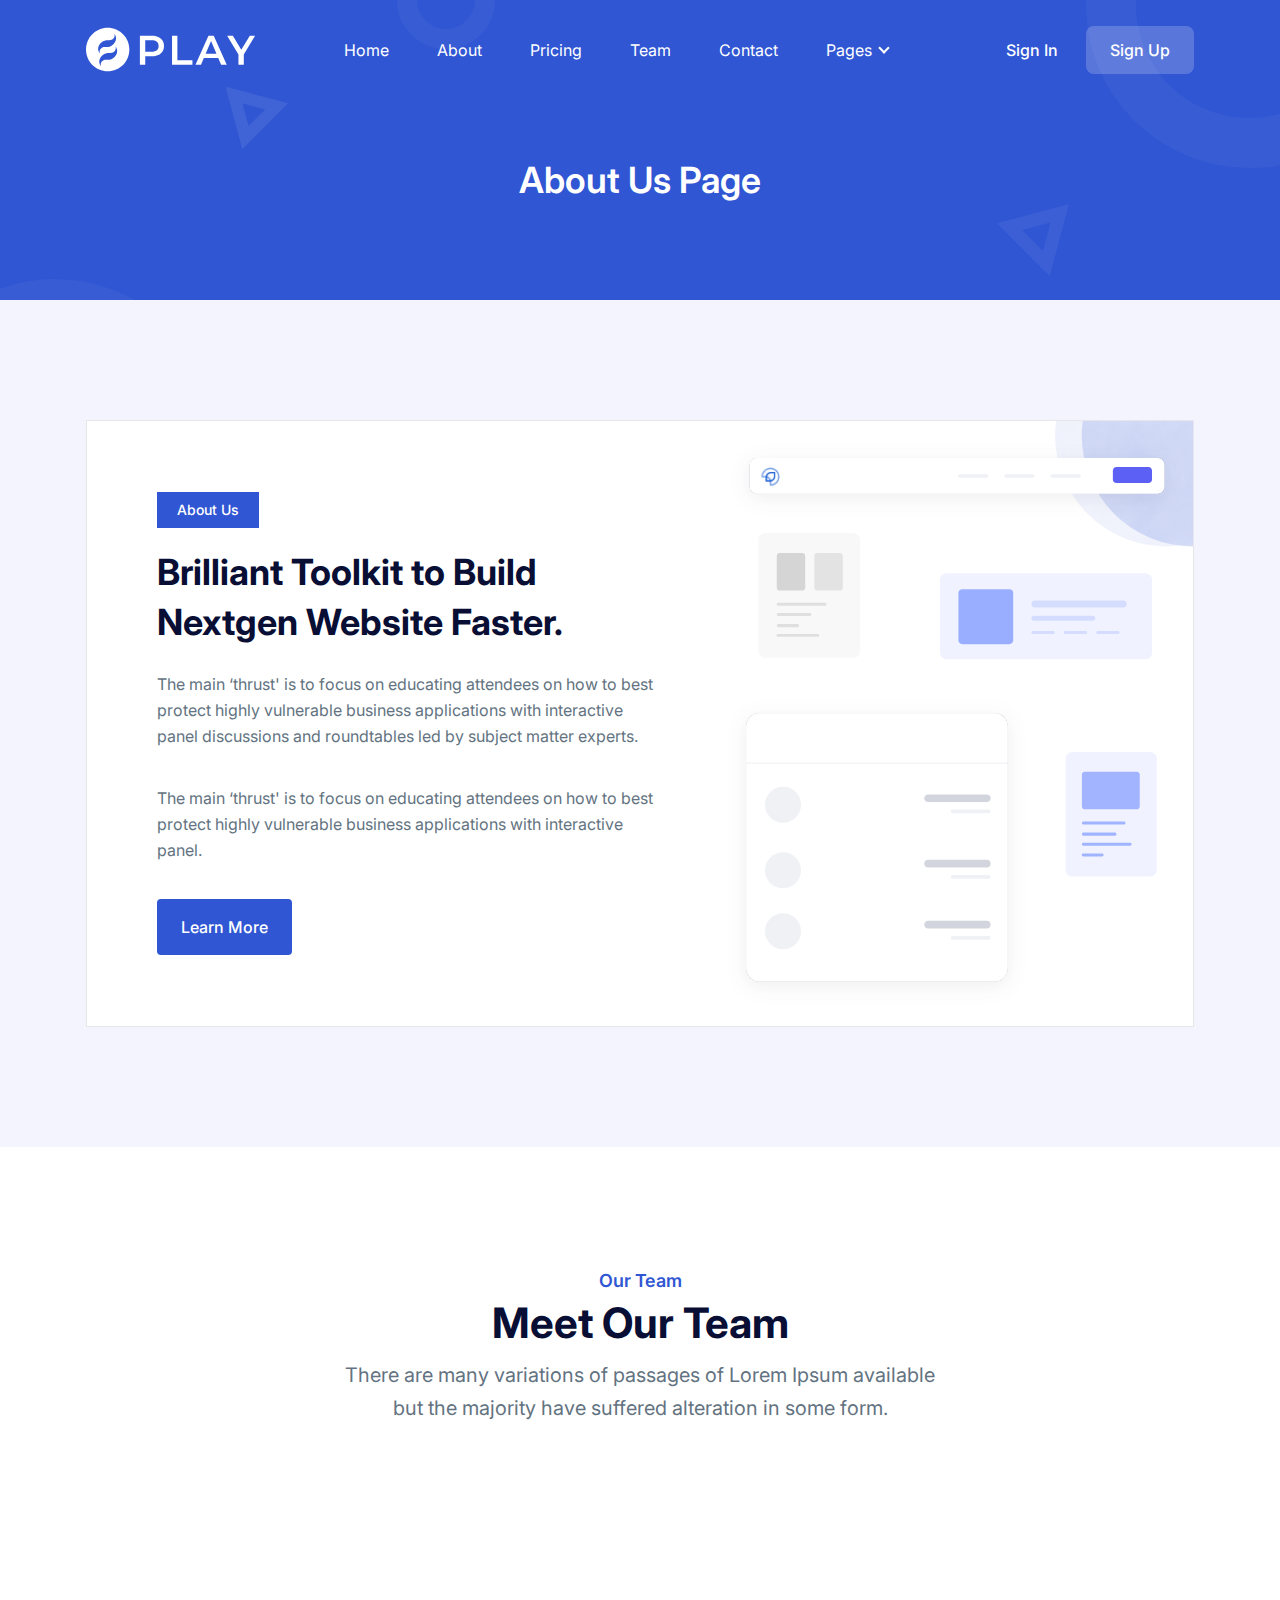
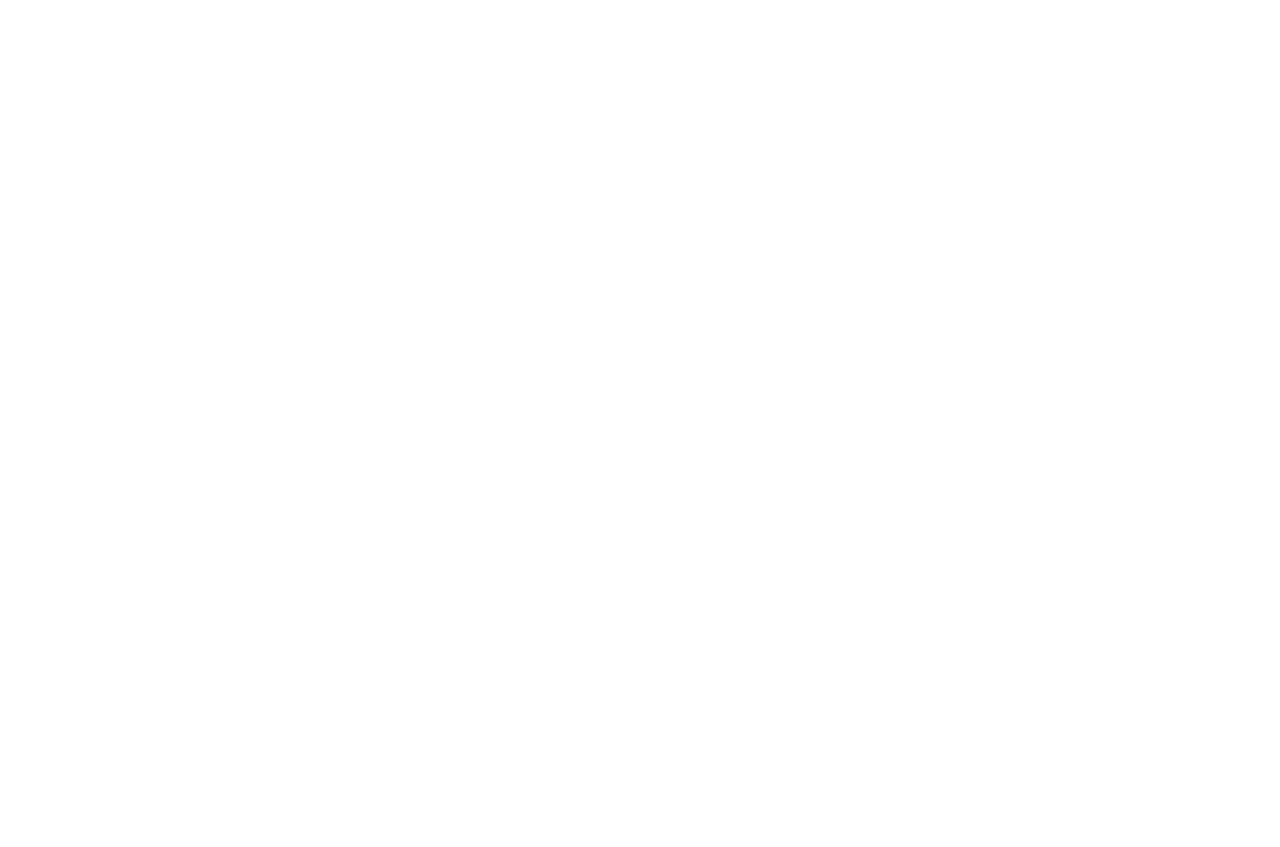
<file: about.html>
<!DOCTYPE html>
<html lang="en">
  <head>
    <meta charset="UTF-8" />
    <meta http-equiv="X-UA-Compatible" content="IE=edge" />
    <meta name="viewport" content="width=device-width, initial-scale=1.0" />
    <title>About | Play Tailwind</title>
    <link
      rel="shortcut icon"
      href="assets/images/favicon.png"
      type="image/x-icon"
    />
    <link rel="stylesheet" href="assets/css/animate.css" />
    <link rel="stylesheet" href="assets/css/tailwind.css" />

    <!-- ==== WOW JS ==== -->
    <script src="assets/js/wow.min.js"></script>
    <script>
      new WOW().init();
    </script>
  </head>
  <body>
    <!-- ====== Navbar Section Start -->
    <div
      class="ud-header absolute top-0 left-0 z-40 flex w-full items-center bg-transparent"
    >
      <div class="container">
        <div class="relative -mx-4 flex items-center justify-between">
          <div class="w-60 max-w-full px-4">
            <a href="index.html" class="navbar-logo block w-full py-5">
              <img
                src="assets/images/logo/logo-white.svg"
                alt="logo"
                class="header-logo w-full"
              />
            </a>
          </div>
          <div class="flex w-full items-center justify-between px-4">
            <div>
              <button
                id="navbarToggler"
                class="absolute right-4 top-1/2 block -translate-y-1/2 rounded-lg px-3 py-[6px] ring-primary focus:ring-2 lg:hidden"
              >
                <span
                  class="relative my-[6px] block h-[2px] w-[30px] bg-white"
                ></span>
                <span
                  class="relative my-[6px] block h-[2px] w-[30px] bg-white"
                ></span>
                <span
                  class="relative my-[6px] block h-[2px] w-[30px] bg-white"
                ></span>
              </button>
              <nav
                id="navbarCollapse"
                class="absolute right-4 top-full hidden w-full max-w-[250px] rounded-lg bg-white py-5 shadow-lg lg:static lg:block lg:w-full lg:max-w-full lg:bg-transparent lg:py-0 lg:px-4 lg:shadow-none xl:px-6"
              >
                <ul class="blcok lg:flex">
                  <li class="group relative">
                    <a
                      href="#home"
                      class="ud-menu-scroll mx-8 flex py-2 text-base text-dark group-hover:text-primary lg:mr-0 lg:inline-flex lg:py-6 lg:px-0 lg:text-white lg:group-hover:text-white lg:group-hover:opacity-70"
                    >
                      Home
                    </a>
                  </li>
                  <li class="group relative">
                    <a
                      href="/#about"
                      class="ud-menu-scroll mx-8 flex py-2 text-base text-dark group-hover:text-primary lg:mr-0 lg:ml-7 lg:inline-flex lg:py-6 lg:px-0 lg:text-white lg:group-hover:text-white lg:group-hover:opacity-70 xl:ml-12"
                    >
                      About
                    </a>
                  </li>
                  <li class="group relative">
                    <a
                      href="/#pricing"
                      class="ud-menu-scroll mx-8 flex py-2 text-base text-dark group-hover:text-primary lg:mr-0 lg:ml-7 lg:inline-flex lg:py-6 lg:px-0 lg:text-white lg:group-hover:text-white lg:group-hover:opacity-70 xl:ml-12"
                    >
                      Pricing
                    </a>
                  </li>
                  <li class="group relative">
                    <a
                      href="/#team"
                      class="ud-menu-scroll mx-8 flex py-2 text-base text-dark group-hover:text-primary lg:mr-0 lg:ml-7 lg:inline-flex lg:py-6 lg:px-0 lg:text-white lg:group-hover:text-white lg:group-hover:opacity-70 xl:ml-12"
                    >
                      Team
                    </a>
                  </li>
                  <li class="group relative">
                    <a
                      href="/#contact"
                      class="ud-menu-scroll mx-8 flex py-2 text-base text-dark group-hover:text-primary lg:mr-0 lg:ml-7 lg:inline-flex lg:py-6 lg:px-0 lg:text-white lg:group-hover:text-white lg:group-hover:opacity-70 xl:ml-12"
                    >
                      Contact
                    </a>
                  </li>
                  <li class="submenu-item group relative">
                    <a
                      href="javascript:void(0)"
                      class="relative mx-8 flex py-2 text-base text-dark after:absolute after:right-1 after:top-1/2 after:mt-[-2px] after:h-2 after:w-2 after:-translate-y-1/2 after:rotate-45 after:border-b-2 after:border-r-2 after:border-current group-hover:text-primary lg:mr-0 lg:ml-8 lg:inline-flex lg:py-6 lg:pl-0 lg:pr-4 lg:text-white lg:after:right-0 lg:group-hover:text-white lg:group-hover:opacity-70 xl:ml-12"
                    >
                      Pages
                    </a>
                    <div
                      class="submenu relative top-full left-0 hidden w-[250px] rounded-sm bg-white p-4 transition-[top] duration-300 group-hover:opacity-100 lg:invisible lg:absolute lg:top-[110%] lg:block lg:opacity-0 lg:shadow-lg lg:group-hover:visible lg:group-hover:top-full"
                    >
                      <a
                        href="about.html"
                        class="block rounded py-[10px] px-4 text-sm text-body-color hover:text-primary"
                      >
                        About Page
                      </a>
                      <a
                        href="pricing.html"
                        class="block rounded py-[10px] px-4 text-sm text-body-color hover:text-primary"
                      >
                        Pricing Page
                      </a>
                      <a
                        href="contact.html"
                        class="block rounded py-[10px] px-4 text-sm text-body-color hover:text-primary"
                      >
                        Contact Page
                      </a>
                      <a
                        href="blog-grids.html"
                        class="block rounded py-[10px] px-4 text-sm text-body-color hover:text-primary"
                      >
                        Blog Grid Page
                      </a>
                      <a
                        href="blog-details.html"
                        class="block rounded py-[10px] px-4 text-sm text-body-color hover:text-primary"
                      >
                        Blog Details Page
                      </a>
                      <a
                        href="signup.html"
                        class="block rounded py-[10px] px-4 text-sm text-body-color hover:text-primary"
                      >
                        Sign Up Page
                      </a>
                      <a
                        href="signin.html"
                        class="block rounded py-[10px] px-4 text-sm text-body-color hover:text-primary"
                      >
                        Sign In Page
                      </a>
                      <a
                        href="404.html"
                        class="block rounded py-[10px] px-4 text-sm text-body-color hover:text-primary"
                      >
                        404 Page
                      </a>
                    </div>
                  </li>
                </ul>
              </nav>
            </div>
            <div class="hidden justify-end pr-16 sm:flex lg:pr-0">
              <a
                href="signin.html"
                class="loginBtn py-3 px-7 text-base font-medium text-white hover:opacity-70"
              >
                Sign In
              </a>
              <a
                href="signup.html"
                class="signUpBtn rounded-lg bg-white bg-opacity-20 py-3 px-6 text-base font-medium text-white duration-300 ease-in-out hover:bg-opacity-100 hover:text-dark"
              >
                Sign Up
              </a>
            </div>
          </div>
        </div>
      </div>
    </div>
    <!-- ====== Navbar Section End -->

    <!-- ====== Banner Section Start -->
    <div
      class="relative z-10 overflow-hidden bg-primary pt-[120px] pb-[100px] md:pt-[130px] lg:pt-[160px]"
    >
      <div class="container">
        <div class="-mx-4 flex flex-wrap items-center">
          <div class="w-full px-4">
            <div class="text-center">
              <h1 class="text-4xl font-semibold text-white">About Us Page</h1>
            </div>
          </div>
        </div>
      </div>
      <div>
        <span class="absolute top-0 left-0 z-[-1]">
          <svg
            width="495"
            height="470"
            viewBox="0 0 495 470"
            fill="none"
            xmlns="http://www.w3.org/2000/svg"
          >
            <circle
              cx="55"
              cy="442"
              r="138"
              stroke="white"
              stroke-opacity="0.04"
              stroke-width="50"
            />
            <circle
              cx="446"
              r="39"
              stroke="white"
              stroke-opacity="0.04"
              stroke-width="20"
            />
            <path
              d="M245.406 137.609L233.985 94.9852L276.609 106.406L245.406 137.609Z"
              stroke="white"
              stroke-opacity="0.08"
              stroke-width="12"
            />
          </svg>
        </span>
        <span class="absolute top-0 right-0 z-[-1]">
          <svg
            width="493"
            height="470"
            viewBox="0 0 493 470"
            fill="none"
            xmlns="http://www.w3.org/2000/svg"
          >
            <circle
              cx="462"
              cy="5"
              r="138"
              stroke="white"
              stroke-opacity="0.04"
              stroke-width="50"
            />
            <circle
              cx="49"
              cy="470"
              r="39"
              stroke="white"
              stroke-opacity="0.04"
              stroke-width="20"
            />
            <path
              d="M222.393 226.701L272.808 213.192L259.299 263.607L222.393 226.701Z"
              stroke="white"
              stroke-opacity="0.06"
              stroke-width="13"
            />
          </svg>
        </span>
      </div>
    </div>
    <!-- ====== Banner Section End -->

    <!-- ====== About Section Start -->
    <section
      id="about"
      class="bg-[#f3f4fe] pt-20 pb-20 lg:pt-[120px] lg:pb-[120px]"
    >
      <div class="container">
        <div class="wow fadeInUp bg-white" data-wow-delay=".2s">
          <div class="-mx-4 flex flex-wrap">
            <div class="w-full px-4">
              <div
                class="items-center justify-between overflow-hidden border lg:flex"
              >
                <div
                  class="w-full py-12 px-7 sm:px-12 md:p-16 lg:max-w-[565px] lg:py-9 lg:px-16 xl:max-w-[640px] xl:p-[70px]"
                >
                  <span
                    class="mb-5 inline-block bg-primary py-2 px-5 text-sm font-medium text-white"
                  >
                    About Us
                  </span>
                  <h2
                    class="mb-6 text-3xl font-bold text-dark sm:text-4xl sm:leading-snug 2xl:text-[40px]"
                  >
                    Brilliant Toolkit to Build Nextgen Website Faster.
                  </h2>
                  <p class="mb-9 text-base leading-relaxed text-body-color">
                    The main ‘thrust' is to focus on educating attendees on how
                    to best protect highly vulnerable business applications with
                    interactive panel discussions and roundtables led by subject
                    matter experts.
                  </p>
                  <p class="mb-9 text-base leading-relaxed text-body-color">
                    The main ‘thrust' is to focus on educating attendees on how
                    to best protect highly vulnerable business applications with
                    interactive panel.
                  </p>
                  <a
                    href="javascript:void(0)"
                    class="inline-flex items-center justify-center rounded bg-primary py-4 px-6 text-base font-medium text-white transition duration-300 ease-in-out hover:bg-opacity-90 hover:shadow-lg"
                  >
                    Learn More
                  </a>
                </div>
                <div class="text-center">
                  <div class="relative z-10 inline-block">
                    <img
                      src="assets/images/about/about-image.svg"
                      alt="image"
                      class="mx-auto lg:ml-auto"
                    />
                  </div>
                </div>
              </div>
            </div>
          </div>
        </div>
      </div>
    </section>
    <!-- ====== About Section End -->

    <!-- ====== Team Section Start -->
    <section id="team" class="pt-20 pb-10 lg:pt-[120px] lg:pb-20">
      <div class="container">
        <div class="-mx-4 flex flex-wrap">
          <div class="w-full px-4">
            <div class="mx-auto mb-[60px] max-w-[620px] text-center">
              <span class="mb-2 block text-lg font-semibold text-primary">
                Our Team
              </span>
              <h2
                class="mb-4 text-3xl font-bold text-dark sm:text-4xl md:text-[42px]"
              >
                Meet Our Team
              </h2>
              <p
                class="text-lg leading-relaxed text-body-color sm:text-xl sm:leading-relaxed"
              >
                There are many variations of passages of Lorem Ipsum available
                but the majority have suffered alteration in some form.
              </p>
            </div>
          </div>
        </div>

        <div class="-mx-4 flex flex-wrap justify-center">
          <div class="w-full px-4 sm:w-1/2 lg:w-1/4">
            <div class="wow fadeInUp mb-10" data-wow-delay=".1s">
              <div
                class="h-170px] relative z-10 mx-auto mb-6 w-[170px] rounded-full"
              >
                <img
                  src="assets/images/team/team-01.png"
                  alt="image"
                  class="w-full rounded-full"
                />
                <span class="absolute top-0 left-0 z-[-1]">
                  <svg
                    width="71"
                    height="82"
                    viewBox="0 0 71 82"
                    fill="none"
                    xmlns="http://www.w3.org/2000/svg"
                  >
                    <circle
                      cx="1.29337"
                      cy="80.7066"
                      r="1.29337"
                      transform="rotate(-90 1.29337 80.7066)"
                      fill="#3056D3"
                    />
                    <circle
                      cx="12.6747"
                      cy="80.7066"
                      r="1.29337"
                      transform="rotate(-90 12.6747 80.7066)"
                      fill="#3056D3"
                    />
                    <circle
                      cx="24.0575"
                      cy="80.7066"
                      r="1.29337"
                      transform="rotate(-90 24.0575 80.7066)"
                      fill="#3056D3"
                    />
                    <circle
                      cx="35.4379"
                      cy="80.7066"
                      r="1.29337"
                      transform="rotate(-90 35.4379 80.7066)"
                      fill="#3056D3"
                    />
                    <circle
                      cx="46.8197"
                      cy="80.7066"
                      r="1.29337"
                      transform="rotate(-90 46.8197 80.7066)"
                      fill="#3056D3"
                    />
                    <circle
                      cx="68.807"
                      cy="80.7066"
                      r="1.29337"
                      transform="rotate(-90 68.807 80.7066)"
                      fill="#3056D3"
                    />
                    <circle
                      cx="57.9443"
                      cy="80.7066"
                      r="1.29337"
                      transform="rotate(-90 57.9443 80.7066)"
                      fill="#3056D3"
                    />
                    <circle
                      cx="1.29337"
                      cy="69.3249"
                      r="1.29337"
                      transform="rotate(-90 1.29337 69.3249)"
                      fill="#3056D3"
                    />
                    <circle
                      cx="12.6747"
                      cy="69.3249"
                      r="1.29337"
                      transform="rotate(-90 12.6747 69.3249)"
                      fill="#3056D3"
                    />
                    <circle
                      cx="24.0575"
                      cy="69.3249"
                      r="1.29337"
                      transform="rotate(-90 24.0575 69.3249)"
                      fill="#3056D3"
                    />
                    <circle
                      cx="35.4379"
                      cy="69.3249"
                      r="1.29337"
                      transform="rotate(-90 35.4379 69.3249)"
                      fill="#3056D3"
                    />
                    <circle
                      cx="46.8197"
                      cy="69.325"
                      r="1.29337"
                      transform="rotate(-90 46.8197 69.325)"
                      fill="#3056D3"
                    />
                    <circle
                      cx="68.807"
                      cy="69.325"
                      r="1.29337"
                      transform="rotate(-90 68.807 69.325)"
                      fill="#3056D3"
                    />
                    <circle
                      cx="57.9433"
                      cy="69.325"
                      r="1.29337"
                      transform="rotate(-90 57.9433 69.325)"
                      fill="#3056D3"
                    />
                    <circle
                      cx="1.29337"
                      cy="57.9433"
                      r="1.29337"
                      transform="rotate(-90 1.29337 57.9433)"
                      fill="#3056D3"
                    />
                    <circle
                      cx="1.29337"
                      cy="24.0568"
                      r="1.29337"
                      transform="rotate(-90 1.29337 24.0568)"
                      fill="#3056D3"
                    />
                    <circle
                      cx="12.6747"
                      cy="57.9433"
                      r="1.29337"
                      transform="rotate(-90 12.6747 57.9433)"
                      fill="#3056D3"
                    />
                    <circle
                      cx="12.6747"
                      cy="24.0568"
                      r="1.29337"
                      transform="rotate(-90 12.6747 24.0568)"
                      fill="#3056D3"
                    />
                    <circle
                      cx="24.0575"
                      cy="57.9433"
                      r="1.29337"
                      transform="rotate(-90 24.0575 57.9433)"
                      fill="#3056D3"
                    />
                    <circle
                      cx="24.0575"
                      cy="24.0568"
                      r="1.29337"
                      transform="rotate(-90 24.0575 24.0568)"
                      fill="#3056D3"
                    />
                    <circle
                      cx="35.4379"
                      cy="57.9433"
                      r="1.29337"
                      transform="rotate(-90 35.4379 57.9433)"
                      fill="#3056D3"
                    />
                    <circle
                      cx="35.4379"
                      cy="24.0568"
                      r="1.29337"
                      transform="rotate(-90 35.4379 24.0568)"
                      fill="#3056D3"
                    />
                    <circle
                      cx="46.8197"
                      cy="57.9431"
                      r="1.29337"
                      transform="rotate(-90 46.8197 57.9431)"
                      fill="#3056D3"
                    />
                    <circle
                      cx="46.8197"
                      cy="24.0567"
                      r="1.29337"
                      transform="rotate(-90 46.8197 24.0567)"
                      fill="#3056D3"
                    />
                    <circle
                      cx="68.807"
                      cy="57.9431"
                      r="1.29337"
                      transform="rotate(-90 68.807 57.9431)"
                      fill="#3056D3"
                    />
                    <circle
                      cx="68.807"
                      cy="24.0567"
                      r="1.29337"
                      transform="rotate(-90 68.807 24.0567)"
                      fill="#3056D3"
                    />
                    <circle
                      cx="57.9433"
                      cy="57.9431"
                      r="1.29337"
                      transform="rotate(-90 57.9433 57.9431)"
                      fill="#3056D3"
                    />
                    <circle
                      cx="57.9443"
                      cy="24.0567"
                      r="1.29337"
                      transform="rotate(-90 57.9443 24.0567)"
                      fill="#3056D3"
                    />
                    <circle
                      cx="1.29337"
                      cy="46.5615"
                      r="1.29337"
                      transform="rotate(-90 1.29337 46.5615)"
                      fill="#3056D3"
                    />
                    <circle
                      cx="1.29337"
                      cy="12.6751"
                      r="1.29337"
                      transform="rotate(-90 1.29337 12.6751)"
                      fill="#3056D3"
                    />
                    <circle
                      cx="12.6747"
                      cy="46.5615"
                      r="1.29337"
                      transform="rotate(-90 12.6747 46.5615)"
                      fill="#3056D3"
                    />
                    <circle
                      cx="12.6747"
                      cy="12.6751"
                      r="1.29337"
                      transform="rotate(-90 12.6747 12.6751)"
                      fill="#3056D3"
                    />
                    <circle
                      cx="24.0575"
                      cy="46.5615"
                      r="1.29337"
                      transform="rotate(-90 24.0575 46.5615)"
                      fill="#3056D3"
                    />
                    <circle
                      cx="24.0575"
                      cy="12.6751"
                      r="1.29337"
                      transform="rotate(-90 24.0575 12.6751)"
                      fill="#3056D3"
                    />
                    <circle
                      cx="35.4379"
                      cy="46.5615"
                      r="1.29337"
                      transform="rotate(-90 35.4379 46.5615)"
                      fill="#3056D3"
                    />
                    <circle
                      cx="35.4379"
                      cy="12.6751"
                      r="1.29337"
                      transform="rotate(-90 35.4379 12.6751)"
                      fill="#3056D3"
                    />
                    <circle
                      cx="46.8197"
                      cy="46.5615"
                      r="1.29337"
                      transform="rotate(-90 46.8197 46.5615)"
                      fill="#3056D3"
                    />
                    <circle
                      cx="46.8197"
                      cy="12.6751"
                      r="1.29337"
                      transform="rotate(-90 46.8197 12.6751)"
                      fill="#3056D3"
                    />
                    <circle
                      cx="68.807"
                      cy="46.5615"
                      r="1.29337"
                      transform="rotate(-90 68.807 46.5615)"
                      fill="#3056D3"
                    />
                    <circle
                      cx="68.807"
                      cy="12.6751"
                      r="1.29337"
                      transform="rotate(-90 68.807 12.6751)"
                      fill="#3056D3"
                    />
                    <circle
                      cx="57.9433"
                      cy="46.5615"
                      r="1.29337"
                      transform="rotate(-90 57.9433 46.5615)"
                      fill="#3056D3"
                    />
                    <circle
                      cx="57.9443"
                      cy="12.6751"
                      r="1.29337"
                      transform="rotate(-90 57.9443 12.6751)"
                      fill="#3056D3"
                    />
                    <circle
                      cx="1.29337"
                      cy="35.1798"
                      r="1.29337"
                      transform="rotate(-90 1.29337 35.1798)"
                      fill="#3056D3"
                    />
                    <circle
                      cx="1.29337"
                      cy="1.2933"
                      r="1.29337"
                      transform="rotate(-90 1.29337 1.2933)"
                      fill="#3056D3"
                    />
                    <circle
                      cx="12.6747"
                      cy="35.1798"
                      r="1.29337"
                      transform="rotate(-90 12.6747 35.1798)"
                      fill="#3056D3"
                    />
                    <circle
                      cx="12.6747"
                      cy="1.2933"
                      r="1.29337"
                      transform="rotate(-90 12.6747 1.2933)"
                      fill="#3056D3"
                    />
                    <circle
                      cx="24.0575"
                      cy="35.1798"
                      r="1.29337"
                      transform="rotate(-90 24.0575 35.1798)"
                      fill="#3056D3"
                    />
                    <circle
                      cx="24.0575"
                      cy="1.29336"
                      r="1.29337"
                      transform="rotate(-90 24.0575 1.29336)"
                      fill="#3056D3"
                    />
                    <circle
                      cx="35.4379"
                      cy="35.1798"
                      r="1.29337"
                      transform="rotate(-90 35.4379 35.1798)"
                      fill="#3056D3"
                    />
                    <circle
                      cx="35.4379"
                      cy="1.29336"
                      r="1.29337"
                      transform="rotate(-90 35.4379 1.29336)"
                      fill="#3056D3"
                    />
                    <circle
                      cx="46.8197"
                      cy="35.18"
                      r="1.29337"
                      transform="rotate(-90 46.8197 35.18)"
                      fill="#3056D3"
                    />
                    <circle
                      cx="46.8197"
                      cy="1.29354"
                      r="1.29337"
                      transform="rotate(-90 46.8197 1.29354)"
                      fill="#3056D3"
                    />
                    <circle
                      cx="68.807"
                      cy="35.18"
                      r="1.29337"
                      transform="rotate(-90 68.807 35.18)"
                      fill="#3056D3"
                    />
                    <circle
                      cx="68.807"
                      cy="1.29354"
                      r="1.29337"
                      transform="rotate(-90 68.807 1.29354)"
                      fill="#3056D3"
                    />
                    <circle
                      cx="57.9443"
                      cy="35.18"
                      r="1.29337"
                      transform="rotate(-90 57.9443 35.18)"
                      fill="#3056D3"
                    />
                    <circle
                      cx="57.9443"
                      cy="1.29354"
                      r="1.29337"
                      transform="rotate(-90 57.9443 1.29354)"
                      fill="#3056D3"
                    />
                  </svg>
                </span>
                <span class="absolute right-0 bottom-0">
                  <svg
                    width="22"
                    height="22"
                    viewBox="0 0 22 22"
                    fill="none"
                    xmlns="http://www.w3.org/2000/svg"
                  >
                    <path
                      d="M21.5 21.5L0.505701 21.5C0.767606 10.023 10.023 0.767604 21.5 0.505697L21.5 21.5Z"
                      stroke="#13C296"
                    />
                  </svg>
                </span>
              </div>
              <div class="text-center">
                <h4 class="mb-2 text-lg font-medium text-dark">
                  Adveen Desuza
                </h4>
                <p class="mb-5 text-sm font-medium text-body-color">
                  UI Designer
                </p>
                <div class="flex items-center justify-center">
                  <a
                    href="javascript:void(0)"
                    class="mx-2 flex h-8 w-8 items-center justify-center text-[#cdced6] hover:text-primary"
                  >
                    <svg
                      width="10"
                      height="18"
                      viewBox="0 0 10 18"
                      class="fill-current"
                    >
                      <path
                        d="M9.29878 7.2H7.74898H7.19548V6.61935V4.81936V4.23871H7.74898H8.91133C9.21575 4.23871 9.46483 4.00645 9.46483 3.65806V0.580645C9.46483 0.26129 9.24343 0 8.91133 0H6.89106C4.70474 0 3.18262 1.62581 3.18262 4.03548V6.56129V7.14194H2.62912H0.747223C0.359774 7.14194 0 7.46129 0 7.92581V10.0161C0 10.4226 0.304424 10.8 0.747223 10.8H2.57377H3.12727V11.3806V17.2161C3.12727 17.6226 3.43169 18 3.87449 18H6.47593C6.64198 18 6.78036 17.9129 6.89106 17.7968C7.00176 17.6806 7.08478 17.4774 7.08478 17.3032V11.4097V10.829H7.66596H8.91133C9.2711 10.829 9.54785 10.5968 9.6032 10.2484V10.2194V10.1903L9.99065 8.1871C10.0183 7.98387 9.99065 7.75161 9.8246 7.51935C9.76925 7.37419 9.52018 7.22903 9.29878 7.2Z"
                      />
                    </svg>
                  </a>
                  <a
                    href="javascript:void(0)"
                    class="mx-2 flex h-8 w-8 items-center justify-center text-[#cdced6] hover:text-primary"
                  >
                    <svg
                      width="18"
                      height="14"
                      viewBox="0 0 18 14"
                      class="fill-current"
                    >
                      <path
                        d="M15.9968 2.41096L17.1 1.09589C17.4194 0.739726 17.5065 0.465753 17.5355 0.328767C16.6645 0.821918 15.8516 0.986301 15.329 0.986301H15.1258L15.0097 0.876712C14.3129 0.30137 13.4419 0 12.5129 0C10.4806 0 8.88387 1.58904 8.88387 3.42466C8.88387 3.53425 8.88387 3.69863 8.9129 3.80822L9 4.35616L8.39032 4.32877C4.67419 4.21918 1.62581 1.20548 1.13226 0.684932C0.319355 2.05479 0.783871 3.36986 1.27742 4.19178L2.26452 5.72603L0.696774 4.90411C0.725806 6.05479 1.19032 6.9589 2.09032 7.61644L2.87419 8.16438L2.09032 8.46575C2.58387 9.86301 3.6871 10.4384 4.5 10.6575L5.57419 10.9315L4.55806 11.589C2.93226 12.6849 0.9 12.6027 0 12.5205C1.82903 13.726 4.00645 14 5.51613 14C6.64839 14 7.49032 13.8904 7.69355 13.8082C15.8226 12 16.2 5.15068 16.2 3.78082V3.58904L16.3742 3.47945C17.3613 2.60274 17.7677 2.13699 18 1.86301C17.9129 1.89041 17.7968 1.94521 17.6806 1.9726L15.9968 2.41096Z"
                      />
                    </svg>
                  </a>
                  <a
                    href="javascript:void(0)"
                    class="mx-2 flex h-8 w-8 items-center justify-center text-[#cdced6] hover:text-primary"
                  >
                    <svg
                      width="18"
                      height="18"
                      viewBox="0 0 18 18"
                      class="fill-current"
                    >
                      <path
                        d="M8.90245 12.1939C10.7363 12.1939 12.2229 10.7073 12.2229 8.87352C12.2229 7.0397 10.7363 5.5531 8.90245 5.5531C7.06863 5.5531 5.58203 7.0397 5.58203 8.87352C5.58203 10.7073 7.06863 12.1939 8.90245 12.1939Z"
                      />
                      <path
                        d="M12.5088 0H5.23824C2.34719 0 0 2.34719 0 5.23824V12.4516C0 15.3999 2.34719 17.7471 5.23824 17.7471H12.4516C15.3999 17.7471 17.7471 15.3999 17.7471 12.5088V5.23824C17.7471 2.34719 15.3999 0 12.5088 0ZM8.90215 13.2244C6.46909 13.2244 4.55126 11.2493 4.55126 8.87353C4.55126 6.49771 6.49771 4.52264 8.90215 4.52264C11.278 4.52264 13.2244 6.49771 13.2244 8.87353C13.2244 11.2493 11.3066 13.2244 8.90215 13.2244ZM14.9133 4.92338C14.627 5.23824 14.1976 5.40999 13.711 5.40999C13.2817 5.40999 12.8523 5.23824 12.5088 4.92338C12.1939 4.60851 12.0222 4.20777 12.0222 3.72116C12.0222 3.23454 12.1939 2.86243 12.5088 2.51894C12.8237 2.17545 13.2244 2.0037 13.711 2.0037C14.1404 2.0037 14.5984 2.17545 14.9133 2.49031C15.1995 2.86243 15.3999 3.29179 15.3999 3.74978C15.3712 4.20777 15.1995 4.60851 14.9133 4.92338Z"
                      />
                      <path
                        d="M13.7397 3.03418C13.3676 3.03418 13.0527 3.34905 13.0527 3.72116C13.0527 4.09328 13.3676 4.40815 13.7397 4.40815C14.1118 4.40815 14.4267 4.09328 14.4267 3.72116C14.4267 3.34905 14.1405 3.03418 13.7397 3.03418Z"
                      />
                    </svg>
                  </a>
                </div>
              </div>
            </div>
          </div>
          <div class="w-full px-4 sm:w-1/2 lg:w-1/4">
            <div class="wow fadeInUp mb-10" data-wow-delay=".15s">
              <div
                class="h-170px] relative z-10 mx-auto mb-6 w-[170px] rounded-full"
              >
                <img
                  src="assets/images/team/team-02.png"
                  alt="image"
                  class="w-full rounded-full"
                />
                <span class="absolute top-0 left-0 z-[-1]">
                  <svg
                    width="71"
                    height="82"
                    viewBox="0 0 71 82"
                    fill="none"
                    xmlns="http://www.w3.org/2000/svg"
                  >
                    <circle
                      cx="1.29337"
                      cy="80.7066"
                      r="1.29337"
                      transform="rotate(-90 1.29337 80.7066)"
                      fill="#3056D3"
                    />
                    <circle
                      cx="12.6747"
                      cy="80.7066"
                      r="1.29337"
                      transform="rotate(-90 12.6747 80.7066)"
                      fill="#3056D3"
                    />
                    <circle
                      cx="24.0575"
                      cy="80.7066"
                      r="1.29337"
                      transform="rotate(-90 24.0575 80.7066)"
                      fill="#3056D3"
                    />
                    <circle
                      cx="35.4379"
                      cy="80.7066"
                      r="1.29337"
                      transform="rotate(-90 35.4379 80.7066)"
                      fill="#3056D3"
                    />
                    <circle
                      cx="46.8197"
                      cy="80.7066"
                      r="1.29337"
                      transform="rotate(-90 46.8197 80.7066)"
                      fill="#3056D3"
                    />
                    <circle
                      cx="68.807"
                      cy="80.7066"
                      r="1.29337"
                      transform="rotate(-90 68.807 80.7066)"
                      fill="#3056D3"
                    />
                    <circle
                      cx="57.9443"
                      cy="80.7066"
                      r="1.29337"
                      transform="rotate(-90 57.9443 80.7066)"
                      fill="#3056D3"
                    />
                    <circle
                      cx="1.29337"
                      cy="69.3249"
                      r="1.29337"
                      transform="rotate(-90 1.29337 69.3249)"
                      fill="#3056D3"
                    />
                    <circle
                      cx="12.6747"
                      cy="69.3249"
                      r="1.29337"
                      transform="rotate(-90 12.6747 69.3249)"
                      fill="#3056D3"
                    />
                    <circle
                      cx="24.0575"
                      cy="69.3249"
                      r="1.29337"
                      transform="rotate(-90 24.0575 69.3249)"
                      fill="#3056D3"
                    />
                    <circle
                      cx="35.4379"
                      cy="69.3249"
                      r="1.29337"
                      transform="rotate(-90 35.4379 69.3249)"
                      fill="#3056D3"
                    />
                    <circle
                      cx="46.8197"
                      cy="69.325"
                      r="1.29337"
                      transform="rotate(-90 46.8197 69.325)"
                      fill="#3056D3"
                    />
                    <circle
                      cx="68.807"
                      cy="69.325"
                      r="1.29337"
                      transform="rotate(-90 68.807 69.325)"
                      fill="#3056D3"
                    />
                    <circle
                      cx="57.9433"
                      cy="69.325"
                      r="1.29337"
                      transform="rotate(-90 57.9433 69.325)"
                      fill="#3056D3"
                    />
                    <circle
                      cx="1.29337"
                      cy="57.9433"
                      r="1.29337"
                      transform="rotate(-90 1.29337 57.9433)"
                      fill="#3056D3"
                    />
                    <circle
                      cx="1.29337"
                      cy="24.0568"
                      r="1.29337"
                      transform="rotate(-90 1.29337 24.0568)"
                      fill="#3056D3"
                    />
                    <circle
                      cx="12.6747"
                      cy="57.9433"
                      r="1.29337"
                      transform="rotate(-90 12.6747 57.9433)"
                      fill="#3056D3"
                    />
                    <circle
                      cx="12.6747"
                      cy="24.0568"
                      r="1.29337"
                      transform="rotate(-90 12.6747 24.0568)"
                      fill="#3056D3"
                    />
                    <circle
                      cx="24.0575"
                      cy="57.9433"
                      r="1.29337"
                      transform="rotate(-90 24.0575 57.9433)"
                      fill="#3056D3"
                    />
                    <circle
                      cx="24.0575"
                      cy="24.0568"
                      r="1.29337"
                      transform="rotate(-90 24.0575 24.0568)"
                      fill="#3056D3"
                    />
                    <circle
                      cx="35.4379"
                      cy="57.9433"
                      r="1.29337"
                      transform="rotate(-90 35.4379 57.9433)"
                      fill="#3056D3"
                    />
                    <circle
                      cx="35.4379"
                      cy="24.0568"
                      r="1.29337"
                      transform="rotate(-90 35.4379 24.0568)"
                      fill="#3056D3"
                    />
                    <circle
                      cx="46.8197"
                      cy="57.9431"
                      r="1.29337"
                      transform="rotate(-90 46.8197 57.9431)"
                      fill="#3056D3"
                    />
                    <circle
                      cx="46.8197"
                      cy="24.0567"
                      r="1.29337"
                      transform="rotate(-90 46.8197 24.0567)"
                      fill="#3056D3"
                    />
                    <circle
                      cx="68.807"
                      cy="57.9431"
                      r="1.29337"
                      transform="rotate(-90 68.807 57.9431)"
                      fill="#3056D3"
                    />
                    <circle
                      cx="68.807"
                      cy="24.0567"
                      r="1.29337"
                      transform="rotate(-90 68.807 24.0567)"
                      fill="#3056D3"
                    />
                    <circle
                      cx="57.9433"
                      cy="57.9431"
                      r="1.29337"
                      transform="rotate(-90 57.9433 57.9431)"
                      fill="#3056D3"
                    />
                    <circle
                      cx="57.9443"
                      cy="24.0567"
                      r="1.29337"
                      transform="rotate(-90 57.9443 24.0567)"
                      fill="#3056D3"
                    />
                    <circle
                      cx="1.29337"
                      cy="46.5615"
                      r="1.29337"
                      transform="rotate(-90 1.29337 46.5615)"
                      fill="#3056D3"
                    />
                    <circle
                      cx="1.29337"
                      cy="12.6751"
                      r="1.29337"
                      transform="rotate(-90 1.29337 12.6751)"
                      fill="#3056D3"
                    />
                    <circle
                      cx="12.6747"
                      cy="46.5615"
                      r="1.29337"
                      transform="rotate(-90 12.6747 46.5615)"
                      fill="#3056D3"
                    />
                    <circle
                      cx="12.6747"
                      cy="12.6751"
                      r="1.29337"
                      transform="rotate(-90 12.6747 12.6751)"
                      fill="#3056D3"
                    />
                    <circle
                      cx="24.0575"
                      cy="46.5615"
                      r="1.29337"
                      transform="rotate(-90 24.0575 46.5615)"
                      fill="#3056D3"
                    />
                    <circle
                      cx="24.0575"
                      cy="12.6751"
                      r="1.29337"
                      transform="rotate(-90 24.0575 12.6751)"
                      fill="#3056D3"
                    />
                    <circle
                      cx="35.4379"
                      cy="46.5615"
                      r="1.29337"
                      transform="rotate(-90 35.4379 46.5615)"
                      fill="#3056D3"
                    />
                    <circle
                      cx="35.4379"
                      cy="12.6751"
                      r="1.29337"
                      transform="rotate(-90 35.4379 12.6751)"
                      fill="#3056D3"
                    />
                    <circle
                      cx="46.8197"
                      cy="46.5615"
                      r="1.29337"
                      transform="rotate(-90 46.8197 46.5615)"
                      fill="#3056D3"
                    />
                    <circle
                      cx="46.8197"
                      cy="12.6751"
                      r="1.29337"
                      transform="rotate(-90 46.8197 12.6751)"
                      fill="#3056D3"
                    />
                    <circle
                      cx="68.807"
                      cy="46.5615"
                      r="1.29337"
                      transform="rotate(-90 68.807 46.5615)"
                      fill="#3056D3"
                    />
                    <circle
                      cx="68.807"
                      cy="12.6751"
                      r="1.29337"
                      transform="rotate(-90 68.807 12.6751)"
                      fill="#3056D3"
                    />
                    <circle
                      cx="57.9433"
                      cy="46.5615"
                      r="1.29337"
                      transform="rotate(-90 57.9433 46.5615)"
                      fill="#3056D3"
                    />
                    <circle
                      cx="57.9443"
                      cy="12.6751"
                      r="1.29337"
                      transform="rotate(-90 57.9443 12.6751)"
                      fill="#3056D3"
                    />
                    <circle
                      cx="1.29337"
                      cy="35.1798"
                      r="1.29337"
                      transform="rotate(-90 1.29337 35.1798)"
                      fill="#3056D3"
                    />
                    <circle
                      cx="1.29337"
                      cy="1.2933"
                      r="1.29337"
                      transform="rotate(-90 1.29337 1.2933)"
                      fill="#3056D3"
                    />
                    <circle
                      cx="12.6747"
                      cy="35.1798"
                      r="1.29337"
                      transform="rotate(-90 12.6747 35.1798)"
                      fill="#3056D3"
                    />
                    <circle
                      cx="12.6747"
                      cy="1.2933"
                      r="1.29337"
                      transform="rotate(-90 12.6747 1.2933)"
                      fill="#3056D3"
                    />
                    <circle
                      cx="24.0575"
                      cy="35.1798"
                      r="1.29337"
                      transform="rotate(-90 24.0575 35.1798)"
                      fill="#3056D3"
                    />
                    <circle
                      cx="24.0575"
                      cy="1.29336"
                      r="1.29337"
                      transform="rotate(-90 24.0575 1.29336)"
                      fill="#3056D3"
                    />
                    <circle
                      cx="35.4379"
                      cy="35.1798"
                      r="1.29337"
                      transform="rotate(-90 35.4379 35.1798)"
                      fill="#3056D3"
                    />
                    <circle
                      cx="35.4379"
                      cy="1.29336"
                      r="1.29337"
                      transform="rotate(-90 35.4379 1.29336)"
                      fill="#3056D3"
                    />
                    <circle
                      cx="46.8197"
                      cy="35.18"
                      r="1.29337"
                      transform="rotate(-90 46.8197 35.18)"
                      fill="#3056D3"
                    />
                    <circle
                      cx="46.8197"
                      cy="1.29354"
                      r="1.29337"
                      transform="rotate(-90 46.8197 1.29354)"
                      fill="#3056D3"
                    />
                    <circle
                      cx="68.807"
                      cy="35.18"
                      r="1.29337"
                      transform="rotate(-90 68.807 35.18)"
                      fill="#3056D3"
                    />
                    <circle
                      cx="68.807"
                      cy="1.29354"
                      r="1.29337"
                      transform="rotate(-90 68.807 1.29354)"
                      fill="#3056D3"
                    />
                    <circle
                      cx="57.9443"
                      cy="35.18"
                      r="1.29337"
                      transform="rotate(-90 57.9443 35.18)"
                      fill="#3056D3"
                    />
                    <circle
                      cx="57.9443"
                      cy="1.29354"
                      r="1.29337"
                      transform="rotate(-90 57.9443 1.29354)"
                      fill="#3056D3"
                    />
                  </svg>
                </span>
                <span class="absolute right-0 bottom-0">
                  <svg
                    width="22"
                    height="22"
                    viewBox="0 0 22 22"
                    fill="none"
                    xmlns="http://www.w3.org/2000/svg"
                  >
                    <path
                      d="M21.5 21.5L0.505701 21.5C0.767606 10.023 10.023 0.767604 21.5 0.505697L21.5 21.5Z"
                      stroke="#13C296"
                    />
                  </svg>
                </span>
              </div>
              <div class="text-center">
                <h4 class="mb-2 text-lg font-medium text-dark">Jezmin uniya</h4>
                <p class="mb-5 text-sm font-medium text-body-color">
                  Product Designer
                </p>
                <div class="flex items-center justify-center">
                  <a
                    href="javascript:void(0)"
                    class="mx-2 flex h-8 w-8 items-center justify-center text-[#cdced6] hover:text-primary"
                  >
                    <svg
                      width="10"
                      height="18"
                      viewBox="0 0 10 18"
                      class="fill-current"
                    >
                      <path
                        d="M9.29878 7.2H7.74898H7.19548V6.61935V4.81936V4.23871H7.74898H8.91133C9.21575 4.23871 9.46483 4.00645 9.46483 3.65806V0.580645C9.46483 0.26129 9.24343 0 8.91133 0H6.89106C4.70474 0 3.18262 1.62581 3.18262 4.03548V6.56129V7.14194H2.62912H0.747223C0.359774 7.14194 0 7.46129 0 7.92581V10.0161C0 10.4226 0.304424 10.8 0.747223 10.8H2.57377H3.12727V11.3806V17.2161C3.12727 17.6226 3.43169 18 3.87449 18H6.47593C6.64198 18 6.78036 17.9129 6.89106 17.7968C7.00176 17.6806 7.08478 17.4774 7.08478 17.3032V11.4097V10.829H7.66596H8.91133C9.2711 10.829 9.54785 10.5968 9.6032 10.2484V10.2194V10.1903L9.99065 8.1871C10.0183 7.98387 9.99065 7.75161 9.8246 7.51935C9.76925 7.37419 9.52018 7.22903 9.29878 7.2Z"
                      />
                    </svg>
                  </a>
                  <a
                    href="javascript:void(0)"
                    class="mx-2 flex h-8 w-8 items-center justify-center text-[#cdced6] hover:text-primary"
                  >
                    <svg
                      width="18"
                      height="14"
                      viewBox="0 0 18 14"
                      class="fill-current"
                    >
                      <path
                        d="M15.9968 2.41096L17.1 1.09589C17.4194 0.739726 17.5065 0.465753 17.5355 0.328767C16.6645 0.821918 15.8516 0.986301 15.329 0.986301H15.1258L15.0097 0.876712C14.3129 0.30137 13.4419 0 12.5129 0C10.4806 0 8.88387 1.58904 8.88387 3.42466C8.88387 3.53425 8.88387 3.69863 8.9129 3.80822L9 4.35616L8.39032 4.32877C4.67419 4.21918 1.62581 1.20548 1.13226 0.684932C0.319355 2.05479 0.783871 3.36986 1.27742 4.19178L2.26452 5.72603L0.696774 4.90411C0.725806 6.05479 1.19032 6.9589 2.09032 7.61644L2.87419 8.16438L2.09032 8.46575C2.58387 9.86301 3.6871 10.4384 4.5 10.6575L5.57419 10.9315L4.55806 11.589C2.93226 12.6849 0.9 12.6027 0 12.5205C1.82903 13.726 4.00645 14 5.51613 14C6.64839 14 7.49032 13.8904 7.69355 13.8082C15.8226 12 16.2 5.15068 16.2 3.78082V3.58904L16.3742 3.47945C17.3613 2.60274 17.7677 2.13699 18 1.86301C17.9129 1.89041 17.7968 1.94521 17.6806 1.9726L15.9968 2.41096Z"
                      />
                    </svg>
                  </a>
                  <a
                    href="javascript:void(0)"
                    class="mx-2 flex h-8 w-8 items-center justify-center text-[#cdced6] hover:text-primary"
                  >
                    <svg
                      width="18"
                      height="18"
                      viewBox="0 0 18 18"
                      class="fill-current"
                    >
                      <path
                        d="M8.90245 12.1939C10.7363 12.1939 12.2229 10.7073 12.2229 8.87352C12.2229 7.0397 10.7363 5.5531 8.90245 5.5531C7.06863 5.5531 5.58203 7.0397 5.58203 8.87352C5.58203 10.7073 7.06863 12.1939 8.90245 12.1939Z"
                      />
                      <path
                        d="M12.5088 0H5.23824C2.34719 0 0 2.34719 0 5.23824V12.4516C0 15.3999 2.34719 17.7471 5.23824 17.7471H12.4516C15.3999 17.7471 17.7471 15.3999 17.7471 12.5088V5.23824C17.7471 2.34719 15.3999 0 12.5088 0ZM8.90215 13.2244C6.46909 13.2244 4.55126 11.2493 4.55126 8.87353C4.55126 6.49771 6.49771 4.52264 8.90215 4.52264C11.278 4.52264 13.2244 6.49771 13.2244 8.87353C13.2244 11.2493 11.3066 13.2244 8.90215 13.2244ZM14.9133 4.92338C14.627 5.23824 14.1976 5.40999 13.711 5.40999C13.2817 5.40999 12.8523 5.23824 12.5088 4.92338C12.1939 4.60851 12.0222 4.20777 12.0222 3.72116C12.0222 3.23454 12.1939 2.86243 12.5088 2.51894C12.8237 2.17545 13.2244 2.0037 13.711 2.0037C14.1404 2.0037 14.5984 2.17545 14.9133 2.49031C15.1995 2.86243 15.3999 3.29179 15.3999 3.74978C15.3712 4.20777 15.1995 4.60851 14.9133 4.92338Z"
                      />
                      <path
                        d="M13.7397 3.03418C13.3676 3.03418 13.0527 3.34905 13.0527 3.72116C13.0527 4.09328 13.3676 4.40815 13.7397 4.40815C14.1118 4.40815 14.4267 4.09328 14.4267 3.72116C14.4267 3.34905 14.1405 3.03418 13.7397 3.03418Z"
                      />
                    </svg>
                  </a>
                </div>
              </div>
            </div>
          </div>
          <div class="w-full px-4 sm:w-1/2 lg:w-1/4">
            <div class="wow fadeInUp mb-10" data-wow-delay=".2s">
              <div
                class="h-170px] relative z-10 mx-auto mb-6 w-[170px] rounded-full"
              >
                <img
                  src="assets/images/team/team-03.png"
                  alt="image"
                  class="w-full rounded-full"
                />
                <span class="absolute top-0 left-0 z-[-1]">
                  <svg
                    width="71"
                    height="82"
                    viewBox="0 0 71 82"
                    fill="none"
                    xmlns="http://www.w3.org/2000/svg"
                  >
                    <circle
                      cx="1.29337"
                      cy="80.7066"
                      r="1.29337"
                      transform="rotate(-90 1.29337 80.7066)"
                      fill="#3056D3"
                    />
                    <circle
                      cx="12.6747"
                      cy="80.7066"
                      r="1.29337"
                      transform="rotate(-90 12.6747 80.7066)"
                      fill="#3056D3"
                    />
                    <circle
                      cx="24.0575"
                      cy="80.7066"
                      r="1.29337"
                      transform="rotate(-90 24.0575 80.7066)"
                      fill="#3056D3"
                    />
                    <circle
                      cx="35.4379"
                      cy="80.7066"
                      r="1.29337"
                      transform="rotate(-90 35.4379 80.7066)"
                      fill="#3056D3"
                    />
                    <circle
                      cx="46.8197"
                      cy="80.7066"
                      r="1.29337"
                      transform="rotate(-90 46.8197 80.7066)"
                      fill="#3056D3"
                    />
                    <circle
                      cx="68.807"
                      cy="80.7066"
                      r="1.29337"
                      transform="rotate(-90 68.807 80.7066)"
                      fill="#3056D3"
                    />
                    <circle
                      cx="57.9443"
                      cy="80.7066"
                      r="1.29337"
                      transform="rotate(-90 57.9443 80.7066)"
                      fill="#3056D3"
                    />
                    <circle
                      cx="1.29337"
                      cy="69.3249"
                      r="1.29337"
                      transform="rotate(-90 1.29337 69.3249)"
                      fill="#3056D3"
                    />
                    <circle
                      cx="12.6747"
                      cy="69.3249"
                      r="1.29337"
                      transform="rotate(-90 12.6747 69.3249)"
                      fill="#3056D3"
                    />
                    <circle
                      cx="24.0575"
                      cy="69.3249"
                      r="1.29337"
                      transform="rotate(-90 24.0575 69.3249)"
                      fill="#3056D3"
                    />
                    <circle
                      cx="35.4379"
                      cy="69.3249"
                      r="1.29337"
                      transform="rotate(-90 35.4379 69.3249)"
                      fill="#3056D3"
                    />
                    <circle
                      cx="46.8197"
                      cy="69.325"
                      r="1.29337"
                      transform="rotate(-90 46.8197 69.325)"
                      fill="#3056D3"
                    />
                    <circle
                      cx="68.807"
                      cy="69.325"
                      r="1.29337"
                      transform="rotate(-90 68.807 69.325)"
                      fill="#3056D3"
                    />
                    <circle
                      cx="57.9433"
                      cy="69.325"
                      r="1.29337"
                      transform="rotate(-90 57.9433 69.325)"
                      fill="#3056D3"
                    />
                    <circle
                      cx="1.29337"
                      cy="57.9433"
                      r="1.29337"
                      transform="rotate(-90 1.29337 57.9433)"
                      fill="#3056D3"
                    />
                    <circle
                      cx="1.29337"
                      cy="24.0568"
                      r="1.29337"
                      transform="rotate(-90 1.29337 24.0568)"
                      fill="#3056D3"
                    />
                    <circle
                      cx="12.6747"
                      cy="57.9433"
                      r="1.29337"
                      transform="rotate(-90 12.6747 57.9433)"
                      fill="#3056D3"
                    />
                    <circle
                      cx="12.6747"
                      cy="24.0568"
                      r="1.29337"
                      transform="rotate(-90 12.6747 24.0568)"
                      fill="#3056D3"
                    />
                    <circle
                      cx="24.0575"
                      cy="57.9433"
                      r="1.29337"
                      transform="rotate(-90 24.0575 57.9433)"
                      fill="#3056D3"
                    />
                    <circle
                      cx="24.0575"
                      cy="24.0568"
                      r="1.29337"
                      transform="rotate(-90 24.0575 24.0568)"
                      fill="#3056D3"
                    />
                    <circle
                      cx="35.4379"
                      cy="57.9433"
                      r="1.29337"
                      transform="rotate(-90 35.4379 57.9433)"
                      fill="#3056D3"
                    />
                    <circle
                      cx="35.4379"
                      cy="24.0568"
                      r="1.29337"
                      transform="rotate(-90 35.4379 24.0568)"
                      fill="#3056D3"
                    />
                    <circle
                      cx="46.8197"
                      cy="57.9431"
                      r="1.29337"
                      transform="rotate(-90 46.8197 57.9431)"
                      fill="#3056D3"
                    />
                    <circle
                      cx="46.8197"
                      cy="24.0567"
                      r="1.29337"
                      transform="rotate(-90 46.8197 24.0567)"
                      fill="#3056D3"
                    />
                    <circle
                      cx="68.807"
                      cy="57.9431"
                      r="1.29337"
                      transform="rotate(-90 68.807 57.9431)"
                      fill="#3056D3"
                    />
                    <circle
                      cx="68.807"
                      cy="24.0567"
                      r="1.29337"
                      transform="rotate(-90 68.807 24.0567)"
                      fill="#3056D3"
                    />
                    <circle
                      cx="57.9433"
                      cy="57.9431"
                      r="1.29337"
                      transform="rotate(-90 57.9433 57.9431)"
                      fill="#3056D3"
                    />
                    <circle
                      cx="57.9443"
                      cy="24.0567"
                      r="1.29337"
                      transform="rotate(-90 57.9443 24.0567)"
                      fill="#3056D3"
                    />
                    <circle
                      cx="1.29337"
                      cy="46.5615"
                      r="1.29337"
                      transform="rotate(-90 1.29337 46.5615)"
                      fill="#3056D3"
                    />
                    <circle
                      cx="1.29337"
                      cy="12.6751"
                      r="1.29337"
                      transform="rotate(-90 1.29337 12.6751)"
                      fill="#3056D3"
                    />
                    <circle
                      cx="12.6747"
                      cy="46.5615"
                      r="1.29337"
                      transform="rotate(-90 12.6747 46.5615)"
                      fill="#3056D3"
                    />
                    <circle
                      cx="12.6747"
                      cy="12.6751"
                      r="1.29337"
                      transform="rotate(-90 12.6747 12.6751)"
                      fill="#3056D3"
                    />
                    <circle
                      cx="24.0575"
                      cy="46.5615"
                      r="1.29337"
                      transform="rotate(-90 24.0575 46.5615)"
                      fill="#3056D3"
                    />
                    <circle
                      cx="24.0575"
                      cy="12.6751"
                      r="1.29337"
                      transform="rotate(-90 24.0575 12.6751)"
                      fill="#3056D3"
                    />
                    <circle
                      cx="35.4379"
                      cy="46.5615"
                      r="1.29337"
                      transform="rotate(-90 35.4379 46.5615)"
                      fill="#3056D3"
                    />
                    <circle
                      cx="35.4379"
                      cy="12.6751"
                      r="1.29337"
                      transform="rotate(-90 35.4379 12.6751)"
                      fill="#3056D3"
                    />
                    <circle
                      cx="46.8197"
                      cy="46.5615"
                      r="1.29337"
                      transform="rotate(-90 46.8197 46.5615)"
                      fill="#3056D3"
                    />
                    <circle
                      cx="46.8197"
                      cy="12.6751"
                      r="1.29337"
                      transform="rotate(-90 46.8197 12.6751)"
                      fill="#3056D3"
                    />
                    <circle
                      cx="68.807"
                      cy="46.5615"
                      r="1.29337"
                      transform="rotate(-90 68.807 46.5615)"
                      fill="#3056D3"
                    />
                    <circle
                      cx="68.807"
                      cy="12.6751"
                      r="1.29337"
                      transform="rotate(-90 68.807 12.6751)"
                      fill="#3056D3"
                    />
                    <circle
                      cx="57.9433"
                      cy="46.5615"
                      r="1.29337"
                      transform="rotate(-90 57.9433 46.5615)"
                      fill="#3056D3"
                    />
                    <circle
                      cx="57.9443"
                      cy="12.6751"
                      r="1.29337"
                      transform="rotate(-90 57.9443 12.6751)"
                      fill="#3056D3"
                    />
                    <circle
                      cx="1.29337"
                      cy="35.1798"
                      r="1.29337"
                      transform="rotate(-90 1.29337 35.1798)"
                      fill="#3056D3"
                    />
                    <circle
                      cx="1.29337"
                      cy="1.2933"
                      r="1.29337"
                      transform="rotate(-90 1.29337 1.2933)"
                      fill="#3056D3"
                    />
                    <circle
                      cx="12.6747"
                      cy="35.1798"
                      r="1.29337"
                      transform="rotate(-90 12.6747 35.1798)"
                      fill="#3056D3"
                    />
                    <circle
                      cx="12.6747"
                      cy="1.2933"
                      r="1.29337"
                      transform="rotate(-90 12.6747 1.2933)"
                      fill="#3056D3"
                    />
                    <circle
                      cx="24.0575"
                      cy="35.1798"
                      r="1.29337"
                      transform="rotate(-90 24.0575 35.1798)"
                      fill="#3056D3"
                    />
                    <circle
                      cx="24.0575"
                      cy="1.29336"
                      r="1.29337"
                      transform="rotate(-90 24.0575 1.29336)"
                      fill="#3056D3"
                    />
                    <circle
                      cx="35.4379"
                      cy="35.1798"
                      r="1.29337"
                      transform="rotate(-90 35.4379 35.1798)"
                      fill="#3056D3"
                    />
                    <circle
                      cx="35.4379"
                      cy="1.29336"
                      r="1.29337"
                      transform="rotate(-90 35.4379 1.29336)"
                      fill="#3056D3"
                    />
                    <circle
                      cx="46.8197"
                      cy="35.18"
                      r="1.29337"
                      transform="rotate(-90 46.8197 35.18)"
                      fill="#3056D3"
                    />
                    <circle
                      cx="46.8197"
                      cy="1.29354"
                      r="1.29337"
                      transform="rotate(-90 46.8197 1.29354)"
                      fill="#3056D3"
                    />
                    <circle
                      cx="68.807"
                      cy="35.18"
                      r="1.29337"
                      transform="rotate(-90 68.807 35.18)"
                      fill="#3056D3"
                    />
                    <circle
                      cx="68.807"
                      cy="1.29354"
                      r="1.29337"
                      transform="rotate(-90 68.807 1.29354)"
                      fill="#3056D3"
                    />
                    <circle
                      cx="57.9443"
                      cy="35.18"
                      r="1.29337"
                      transform="rotate(-90 57.9443 35.18)"
                      fill="#3056D3"
                    />
                    <circle
                      cx="57.9443"
                      cy="1.29354"
                      r="1.29337"
                      transform="rotate(-90 57.9443 1.29354)"
                      fill="#3056D3"
                    />
                  </svg>
                </span>
                <span class="absolute right-0 bottom-0">
                  <svg
                    width="22"
                    height="22"
                    viewBox="0 0 22 22"
                    fill="none"
                    xmlns="http://www.w3.org/2000/svg"
                  >
                    <path
                      d="M21.5 21.5L0.505701 21.5C0.767606 10.023 10.023 0.767604 21.5 0.505697L21.5 21.5Z"
                      stroke="#13C296"
                    />
                  </svg>
                </span>
              </div>
              <div class="text-center">
                <h4 class="mb-2 text-lg font-medium text-dark">
                  Andrieo Gloree
                </h4>
                <p class="mb-5 text-sm font-medium text-body-color">
                  App Developer
                </p>
                <div class="flex items-center justify-center">
                  <a
                    href="javascript:void(0)"
                    class="mx-2 flex h-8 w-8 items-center justify-center text-[#cdced6] hover:text-primary"
                  >
                    <svg
                      width="10"
                      height="18"
                      viewBox="0 0 10 18"
                      class="fill-current"
                    >
                      <path
                        d="M9.29878 7.2H7.74898H7.19548V6.61935V4.81936V4.23871H7.74898H8.91133C9.21575 4.23871 9.46483 4.00645 9.46483 3.65806V0.580645C9.46483 0.26129 9.24343 0 8.91133 0H6.89106C4.70474 0 3.18262 1.62581 3.18262 4.03548V6.56129V7.14194H2.62912H0.747223C0.359774 7.14194 0 7.46129 0 7.92581V10.0161C0 10.4226 0.304424 10.8 0.747223 10.8H2.57377H3.12727V11.3806V17.2161C3.12727 17.6226 3.43169 18 3.87449 18H6.47593C6.64198 18 6.78036 17.9129 6.89106 17.7968C7.00176 17.6806 7.08478 17.4774 7.08478 17.3032V11.4097V10.829H7.66596H8.91133C9.2711 10.829 9.54785 10.5968 9.6032 10.2484V10.2194V10.1903L9.99065 8.1871C10.0183 7.98387 9.99065 7.75161 9.8246 7.51935C9.76925 7.37419 9.52018 7.22903 9.29878 7.2Z"
                      />
                    </svg>
                  </a>
                  <a
                    href="javascript:void(0)"
                    class="mx-2 flex h-8 w-8 items-center justify-center text-[#cdced6] hover:text-primary"
                  >
                    <svg
                      width="18"
                      height="14"
                      viewBox="0 0 18 14"
                      class="fill-current"
                    >
                      <path
                        d="M15.9968 2.41096L17.1 1.09589C17.4194 0.739726 17.5065 0.465753 17.5355 0.328767C16.6645 0.821918 15.8516 0.986301 15.329 0.986301H15.1258L15.0097 0.876712C14.3129 0.30137 13.4419 0 12.5129 0C10.4806 0 8.88387 1.58904 8.88387 3.42466C8.88387 3.53425 8.88387 3.69863 8.9129 3.80822L9 4.35616L8.39032 4.32877C4.67419 4.21918 1.62581 1.20548 1.13226 0.684932C0.319355 2.05479 0.783871 3.36986 1.27742 4.19178L2.26452 5.72603L0.696774 4.90411C0.725806 6.05479 1.19032 6.9589 2.09032 7.61644L2.87419 8.16438L2.09032 8.46575C2.58387 9.86301 3.6871 10.4384 4.5 10.6575L5.57419 10.9315L4.55806 11.589C2.93226 12.6849 0.9 12.6027 0 12.5205C1.82903 13.726 4.00645 14 5.51613 14C6.64839 14 7.49032 13.8904 7.69355 13.8082C15.8226 12 16.2 5.15068 16.2 3.78082V3.58904L16.3742 3.47945C17.3613 2.60274 17.7677 2.13699 18 1.86301C17.9129 1.89041 17.7968 1.94521 17.6806 1.9726L15.9968 2.41096Z"
                      />
                    </svg>
                  </a>
                  <a
                    href="javascript:void(0)"
                    class="mx-2 flex h-8 w-8 items-center justify-center text-[#cdced6] hover:text-primary"
                  >
                    <svg
                      width="18"
                      height="18"
                      viewBox="0 0 18 18"
                      class="fill-current"
                    >
                      <path
                        d="M8.90245 12.1939C10.7363 12.1939 12.2229 10.7073 12.2229 8.87352C12.2229 7.0397 10.7363 5.5531 8.90245 5.5531C7.06863 5.5531 5.58203 7.0397 5.58203 8.87352C5.58203 10.7073 7.06863 12.1939 8.90245 12.1939Z"
                      />
                      <path
                        d="M12.5088 0H5.23824C2.34719 0 0 2.34719 0 5.23824V12.4516C0 15.3999 2.34719 17.7471 5.23824 17.7471H12.4516C15.3999 17.7471 17.7471 15.3999 17.7471 12.5088V5.23824C17.7471 2.34719 15.3999 0 12.5088 0ZM8.90215 13.2244C6.46909 13.2244 4.55126 11.2493 4.55126 8.87353C4.55126 6.49771 6.49771 4.52264 8.90215 4.52264C11.278 4.52264 13.2244 6.49771 13.2244 8.87353C13.2244 11.2493 11.3066 13.2244 8.90215 13.2244ZM14.9133 4.92338C14.627 5.23824 14.1976 5.40999 13.711 5.40999C13.2817 5.40999 12.8523 5.23824 12.5088 4.92338C12.1939 4.60851 12.0222 4.20777 12.0222 3.72116C12.0222 3.23454 12.1939 2.86243 12.5088 2.51894C12.8237 2.17545 13.2244 2.0037 13.711 2.0037C14.1404 2.0037 14.5984 2.17545 14.9133 2.49031C15.1995 2.86243 15.3999 3.29179 15.3999 3.74978C15.3712 4.20777 15.1995 4.60851 14.9133 4.92338Z"
                      />
                      <path
                        d="M13.7397 3.03418C13.3676 3.03418 13.0527 3.34905 13.0527 3.72116C13.0527 4.09328 13.3676 4.40815 13.7397 4.40815C14.1118 4.40815 14.4267 4.09328 14.4267 3.72116C14.4267 3.34905 14.1405 3.03418 13.7397 3.03418Z"
                      />
                    </svg>
                  </a>
                </div>
              </div>
            </div>
          </div>
          <div class="w-full px-4 sm:w-1/2 lg:w-1/4">
            <div class="wow fadeInUp mb-10" data-wow-delay=".25s">
              <div
                class="h-170px] relative z-10 mx-auto mb-6 w-[170px] rounded-full"
              >
                <img
                  src="assets/images/team/team-01.png"
                  alt="image"
                  class="w-full rounded-full"
                />
                <span class="absolute top-0 left-0 z-[-1]">
                  <svg
                    width="71"
                    height="82"
                    viewBox="0 0 71 82"
                    fill="none"
                    xmlns="http://www.w3.org/2000/svg"
                  >
                    <circle
                      cx="1.29337"
                      cy="80.7066"
                      r="1.29337"
                      transform="rotate(-90 1.29337 80.7066)"
                      fill="#3056D3"
                    />
                    <circle
                      cx="12.6747"
                      cy="80.7066"
                      r="1.29337"
                      transform="rotate(-90 12.6747 80.7066)"
                      fill="#3056D3"
                    />
                    <circle
                      cx="24.0575"
                      cy="80.7066"
                      r="1.29337"
                      transform="rotate(-90 24.0575 80.7066)"
                      fill="#3056D3"
                    />
                    <circle
                      cx="35.4379"
                      cy="80.7066"
                      r="1.29337"
                      transform="rotate(-90 35.4379 80.7066)"
                      fill="#3056D3"
                    />
                    <circle
                      cx="46.8197"
                      cy="80.7066"
                      r="1.29337"
                      transform="rotate(-90 46.8197 80.7066)"
                      fill="#3056D3"
                    />
                    <circle
                      cx="68.807"
                      cy="80.7066"
                      r="1.29337"
                      transform="rotate(-90 68.807 80.7066)"
                      fill="#3056D3"
                    />
                    <circle
                      cx="57.9443"
                      cy="80.7066"
                      r="1.29337"
                      transform="rotate(-90 57.9443 80.7066)"
                      fill="#3056D3"
                    />
                    <circle
                      cx="1.29337"
                      cy="69.3249"
                      r="1.29337"
                      transform="rotate(-90 1.29337 69.3249)"
                      fill="#3056D3"
                    />
                    <circle
                      cx="12.6747"
                      cy="69.3249"
                      r="1.29337"
                      transform="rotate(-90 12.6747 69.3249)"
                      fill="#3056D3"
                    />
                    <circle
                      cx="24.0575"
                      cy="69.3249"
                      r="1.29337"
                      transform="rotate(-90 24.0575 69.3249)"
                      fill="#3056D3"
                    />
                    <circle
                      cx="35.4379"
                      cy="69.3249"
                      r="1.29337"
                      transform="rotate(-90 35.4379 69.3249)"
                      fill="#3056D3"
                    />
                    <circle
                      cx="46.8197"
                      cy="69.325"
                      r="1.29337"
                      transform="rotate(-90 46.8197 69.325)"
                      fill="#3056D3"
                    />
                    <circle
                      cx="68.807"
                      cy="69.325"
                      r="1.29337"
                      transform="rotate(-90 68.807 69.325)"
                      fill="#3056D3"
                    />
                    <circle
                      cx="57.9433"
                      cy="69.325"
                      r="1.29337"
                      transform="rotate(-90 57.9433 69.325)"
                      fill="#3056D3"
                    />
                    <circle
                      cx="1.29337"
                      cy="57.9433"
                      r="1.29337"
                      transform="rotate(-90 1.29337 57.9433)"
                      fill="#3056D3"
                    />
                    <circle
                      cx="1.29337"
                      cy="24.0568"
                      r="1.29337"
                      transform="rotate(-90 1.29337 24.0568)"
                      fill="#3056D3"
                    />
                    <circle
                      cx="12.6747"
                      cy="57.9433"
                      r="1.29337"
                      transform="rotate(-90 12.6747 57.9433)"
                      fill="#3056D3"
                    />
                    <circle
                      cx="12.6747"
                      cy="24.0568"
                      r="1.29337"
                      transform="rotate(-90 12.6747 24.0568)"
                      fill="#3056D3"
                    />
                    <circle
                      cx="24.0575"
                      cy="57.9433"
                      r="1.29337"
                      transform="rotate(-90 24.0575 57.9433)"
                      fill="#3056D3"
                    />
                    <circle
                      cx="24.0575"
                      cy="24.0568"
                      r="1.29337"
                      transform="rotate(-90 24.0575 24.0568)"
                      fill="#3056D3"
                    />
                    <circle
                      cx="35.4379"
                      cy="57.9433"
                      r="1.29337"
                      transform="rotate(-90 35.4379 57.9433)"
                      fill="#3056D3"
                    />
                    <circle
                      cx="35.4379"
                      cy="24.0568"
                      r="1.29337"
                      transform="rotate(-90 35.4379 24.0568)"
                      fill="#3056D3"
                    />
                    <circle
                      cx="46.8197"
                      cy="57.9431"
                      r="1.29337"
                      transform="rotate(-90 46.8197 57.9431)"
                      fill="#3056D3"
                    />
                    <circle
                      cx="46.8197"
                      cy="24.0567"
                      r="1.29337"
                      transform="rotate(-90 46.8197 24.0567)"
                      fill="#3056D3"
                    />
                    <circle
                      cx="68.807"
                      cy="57.9431"
                      r="1.29337"
                      transform="rotate(-90 68.807 57.9431)"
                      fill="#3056D3"
                    />
                    <circle
                      cx="68.807"
                      cy="24.0567"
                      r="1.29337"
                      transform="rotate(-90 68.807 24.0567)"
                      fill="#3056D3"
                    />
                    <circle
                      cx="57.9433"
                      cy="57.9431"
                      r="1.29337"
                      transform="rotate(-90 57.9433 57.9431)"
                      fill="#3056D3"
                    />
                    <circle
                      cx="57.9443"
                      cy="24.0567"
                      r="1.29337"
                      transform="rotate(-90 57.9443 24.0567)"
                      fill="#3056D3"
                    />
                    <circle
                      cx="1.29337"
                      cy="46.5615"
                      r="1.29337"
                      transform="rotate(-90 1.29337 46.5615)"
                      fill="#3056D3"
                    />
                    <circle
                      cx="1.29337"
                      cy="12.6751"
                      r="1.29337"
                      transform="rotate(-90 1.29337 12.6751)"
                      fill="#3056D3"
                    />
                    <circle
                      cx="12.6747"
                      cy="46.5615"
                      r="1.29337"
                      transform="rotate(-90 12.6747 46.5615)"
                      fill="#3056D3"
                    />
                    <circle
                      cx="12.6747"
                      cy="12.6751"
                      r="1.29337"
                      transform="rotate(-90 12.6747 12.6751)"
                      fill="#3056D3"
                    />
                    <circle
                      cx="24.0575"
                      cy="46.5615"
                      r="1.29337"
                      transform="rotate(-90 24.0575 46.5615)"
                      fill="#3056D3"
                    />
                    <circle
                      cx="24.0575"
                      cy="12.6751"
                      r="1.29337"
                      transform="rotate(-90 24.0575 12.6751)"
                      fill="#3056D3"
                    />
                    <circle
                      cx="35.4379"
                      cy="46.5615"
                      r="1.29337"
                      transform="rotate(-90 35.4379 46.5615)"
                      fill="#3056D3"
                    />
                    <circle
                      cx="35.4379"
                      cy="12.6751"
                      r="1.29337"
                      transform="rotate(-90 35.4379 12.6751)"
                      fill="#3056D3"
                    />
                    <circle
                      cx="46.8197"
                      cy="46.5615"
                      r="1.29337"
                      transform="rotate(-90 46.8197 46.5615)"
                      fill="#3056D3"
                    />
                    <circle
                      cx="46.8197"
                      cy="12.6751"
                      r="1.29337"
                      transform="rotate(-90 46.8197 12.6751)"
                      fill="#3056D3"
                    />
                    <circle
                      cx="68.807"
                      cy="46.5615"
                      r="1.29337"
                      transform="rotate(-90 68.807 46.5615)"
                      fill="#3056D3"
                    />
                    <circle
                      cx="68.807"
                      cy="12.6751"
                      r="1.29337"
                      transform="rotate(-90 68.807 12.6751)"
                      fill="#3056D3"
                    />
                    <circle
                      cx="57.9433"
                      cy="46.5615"
                      r="1.29337"
                      transform="rotate(-90 57.9433 46.5615)"
                      fill="#3056D3"
                    />
                    <circle
                      cx="57.9443"
                      cy="12.6751"
                      r="1.29337"
                      transform="rotate(-90 57.9443 12.6751)"
                      fill="#3056D3"
                    />
                    <circle
                      cx="1.29337"
                      cy="35.1798"
                      r="1.29337"
                      transform="rotate(-90 1.29337 35.1798)"
                      fill="#3056D3"
                    />
                    <circle
                      cx="1.29337"
                      cy="1.2933"
                      r="1.29337"
                      transform="rotate(-90 1.29337 1.2933)"
                      fill="#3056D3"
                    />
                    <circle
                      cx="12.6747"
                      cy="35.1798"
                      r="1.29337"
                      transform="rotate(-90 12.6747 35.1798)"
                      fill="#3056D3"
                    />
                    <circle
                      cx="12.6747"
                      cy="1.2933"
                      r="1.29337"
                      transform="rotate(-90 12.6747 1.2933)"
                      fill="#3056D3"
                    />
                    <circle
                      cx="24.0575"
                      cy="35.1798"
                      r="1.29337"
                      transform="rotate(-90 24.0575 35.1798)"
                      fill="#3056D3"
                    />
                    <circle
                      cx="24.0575"
                      cy="1.29336"
                      r="1.29337"
                      transform="rotate(-90 24.0575 1.29336)"
                      fill="#3056D3"
                    />
                    <circle
                      cx="35.4379"
                      cy="35.1798"
                      r="1.29337"
                      transform="rotate(-90 35.4379 35.1798)"
                      fill="#3056D3"
                    />
                    <circle
                      cx="35.4379"
                      cy="1.29336"
                      r="1.29337"
                      transform="rotate(-90 35.4379 1.29336)"
                      fill="#3056D3"
                    />
                    <circle
                      cx="46.8197"
                      cy="35.18"
                      r="1.29337"
                      transform="rotate(-90 46.8197 35.18)"
                      fill="#3056D3"
                    />
                    <circle
                      cx="46.8197"
                      cy="1.29354"
                      r="1.29337"
                      transform="rotate(-90 46.8197 1.29354)"
                      fill="#3056D3"
                    />
                    <circle
                      cx="68.807"
                      cy="35.18"
                      r="1.29337"
                      transform="rotate(-90 68.807 35.18)"
                      fill="#3056D3"
                    />
                    <circle
                      cx="68.807"
                      cy="1.29354"
                      r="1.29337"
                      transform="rotate(-90 68.807 1.29354)"
                      fill="#3056D3"
                    />
                    <circle
                      cx="57.9443"
                      cy="35.18"
                      r="1.29337"
                      transform="rotate(-90 57.9443 35.18)"
                      fill="#3056D3"
                    />
                    <circle
                      cx="57.9443"
                      cy="1.29354"
                      r="1.29337"
                      transform="rotate(-90 57.9443 1.29354)"
                      fill="#3056D3"
                    />
                  </svg>
                </span>
                <span class="absolute right-0 bottom-0">
                  <svg
                    width="22"
                    height="22"
                    viewBox="0 0 22 22"
                    fill="none"
                    xmlns="http://www.w3.org/2000/svg"
                  >
                    <path
                      d="M21.5 21.5L0.505701 21.5C0.767606 10.023 10.023 0.767604 21.5 0.505697L21.5 21.5Z"
                      stroke="#13C296"
                    />
                  </svg>
                </span>
              </div>
              <div class="text-center">
                <h4 class="mb-2 text-lg font-medium text-dark">
                  Jackie Sanders
                </h4>
                <p class="mb-5 text-sm font-medium text-body-color">
                  Content Writer
                </p>
                <div class="flex items-center justify-center">
                  <a
                    href="javascript:void(0)"
                    class="mx-2 flex h-8 w-8 items-center justify-center text-[#cdced6] hover:text-primary"
                  >
                    <svg
                      width="10"
                      height="18"
                      viewBox="0 0 10 18"
                      class="fill-current"
                    >
                      <path
                        d="M9.29878 7.2H7.74898H7.19548V6.61935V4.81936V4.23871H7.74898H8.91133C9.21575 4.23871 9.46483 4.00645 9.46483 3.65806V0.580645C9.46483 0.26129 9.24343 0 8.91133 0H6.89106C4.70474 0 3.18262 1.62581 3.18262 4.03548V6.56129V7.14194H2.62912H0.747223C0.359774 7.14194 0 7.46129 0 7.92581V10.0161C0 10.4226 0.304424 10.8 0.747223 10.8H2.57377H3.12727V11.3806V17.2161C3.12727 17.6226 3.43169 18 3.87449 18H6.47593C6.64198 18 6.78036 17.9129 6.89106 17.7968C7.00176 17.6806 7.08478 17.4774 7.08478 17.3032V11.4097V10.829H7.66596H8.91133C9.2711 10.829 9.54785 10.5968 9.6032 10.2484V10.2194V10.1903L9.99065 8.1871C10.0183 7.98387 9.99065 7.75161 9.8246 7.51935C9.76925 7.37419 9.52018 7.22903 9.29878 7.2Z"
                      />
                    </svg>
                  </a>
                  <a
                    href="javascript:void(0)"
                    class="mx-2 flex h-8 w-8 items-center justify-center text-[#cdced6] hover:text-primary"
                  >
                    <svg
                      width="18"
                      height="14"
                      viewBox="0 0 18 14"
                      class="fill-current"
                    >
                      <path
                        d="M15.9968 2.41096L17.1 1.09589C17.4194 0.739726 17.5065 0.465753 17.5355 0.328767C16.6645 0.821918 15.8516 0.986301 15.329 0.986301H15.1258L15.0097 0.876712C14.3129 0.30137 13.4419 0 12.5129 0C10.4806 0 8.88387 1.58904 8.88387 3.42466C8.88387 3.53425 8.88387 3.69863 8.9129 3.80822L9 4.35616L8.39032 4.32877C4.67419 4.21918 1.62581 1.20548 1.13226 0.684932C0.319355 2.05479 0.783871 3.36986 1.27742 4.19178L2.26452 5.72603L0.696774 4.90411C0.725806 6.05479 1.19032 6.9589 2.09032 7.61644L2.87419 8.16438L2.09032 8.46575C2.58387 9.86301 3.6871 10.4384 4.5 10.6575L5.57419 10.9315L4.55806 11.589C2.93226 12.6849 0.9 12.6027 0 12.5205C1.82903 13.726 4.00645 14 5.51613 14C6.64839 14 7.49032 13.8904 7.69355 13.8082C15.8226 12 16.2 5.15068 16.2 3.78082V3.58904L16.3742 3.47945C17.3613 2.60274 17.7677 2.13699 18 1.86301C17.9129 1.89041 17.7968 1.94521 17.6806 1.9726L15.9968 2.41096Z"
                      />
                    </svg>
                  </a>
                  <a
                    href="javascript:void(0)"
                    class="mx-2 flex h-8 w-8 items-center justify-center text-[#cdced6] hover:text-primary"
                  >
                    <svg
                      width="18"
                      height="18"
                      viewBox="0 0 18 18"
                      class="fill-current"
                    >
                      <path
                        d="M8.90245 12.1939C10.7363 12.1939 12.2229 10.7073 12.2229 8.87352C12.2229 7.0397 10.7363 5.5531 8.90245 5.5531C7.06863 5.5531 5.58203 7.0397 5.58203 8.87352C5.58203 10.7073 7.06863 12.1939 8.90245 12.1939Z"
                      />
                      <path
                        d="M12.5088 0H5.23824C2.34719 0 0 2.34719 0 5.23824V12.4516C0 15.3999 2.34719 17.7471 5.23824 17.7471H12.4516C15.3999 17.7471 17.7471 15.3999 17.7471 12.5088V5.23824C17.7471 2.34719 15.3999 0 12.5088 0ZM8.90215 13.2244C6.46909 13.2244 4.55126 11.2493 4.55126 8.87353C4.55126 6.49771 6.49771 4.52264 8.90215 4.52264C11.278 4.52264 13.2244 6.49771 13.2244 8.87353C13.2244 11.2493 11.3066 13.2244 8.90215 13.2244ZM14.9133 4.92338C14.627 5.23824 14.1976 5.40999 13.711 5.40999C13.2817 5.40999 12.8523 5.23824 12.5088 4.92338C12.1939 4.60851 12.0222 4.20777 12.0222 3.72116C12.0222 3.23454 12.1939 2.86243 12.5088 2.51894C12.8237 2.17545 13.2244 2.0037 13.711 2.0037C14.1404 2.0037 14.5984 2.17545 14.9133 2.49031C15.1995 2.86243 15.3999 3.29179 15.3999 3.74978C15.3712 4.20777 15.1995 4.60851 14.9133 4.92338Z"
                      />
                      <path
                        d="M13.7397 3.03418C13.3676 3.03418 13.0527 3.34905 13.0527 3.72116C13.0527 4.09328 13.3676 4.40815 13.7397 4.40815C14.1118 4.40815 14.4267 4.09328 14.4267 3.72116C14.4267 3.34905 14.1405 3.03418 13.7397 3.03418Z"
                      />
                    </svg>
                  </a>
                </div>
              </div>
            </div>
          </div>
        </div>
      </div>
    </section>
    <!-- ====== Team Section End -->

    <!-- ====== Footer Section Start -->
    <footer
      class="wow fadeInUp relative z-10 bg-black pt-20 lg:pt-[120px]"
      data-wow-delay=".15s"
    >
      <div class="container">
        <div class="-mx-4 flex flex-wrap">
          <div class="w-full px-4 sm:w-1/2 md:w-1/2 lg:w-4/12 xl:w-3/12">
            <div class="mb-10 w-full">
              <a
                href="javascript:void(0)"
                class="mb-6 inline-block max-w-[160px]"
              >
                <img
                  src="assets/images/logo/logo-white.svg"
                  alt="logo"
                  class="max-w-full"
                />
              </a>
              <p class="mb-7 text-base text-[#f3f4fe]">
                We create digital experiences for brands and companies by using
                technology.
              </p>
              <div class="-mx-3 flex items-center">
                <a
                  href="javascript:void(0)"
                  class="px-3 text-[#dddddd] hover:text-white"
                >
                  <svg
                    width="10"
                    height="18"
                    viewBox="0 0 10 18"
                    class="fill-current"
                  >
                    <path
                      d="M9.00007 6.82105H7.50006H6.96434V6.27097V4.56571V4.01562H7.50006H8.62507C8.91971 4.01562 9.16078 3.79559 9.16078 3.46554V0.550085C9.16078 0.247538 8.9465 0 8.62507 0H6.66969C4.55361 0 3.08038 1.54024 3.08038 3.82309V6.21596V6.76605H2.54466H0.72322C0.348217 6.76605 0 7.06859 0 7.50866V9.48897C0 9.87402 0.294645 10.2316 0.72322 10.2316H2.49109H3.02681V10.7817V16.31C3.02681 16.6951 3.32145 17.0526 3.75003 17.0526H6.26791C6.42862 17.0526 6.56255 16.9701 6.66969 16.8601C6.77684 16.7501 6.8572 16.5576 6.8572 16.3925V10.8092V10.2591H7.4197H8.62507C8.97328 10.2591 9.24114 10.0391 9.29471 9.709V9.6815V9.65399L9.66972 7.7562C9.6965 7.56367 9.66972 7.34363 9.509 7.1236C9.45543 6.98608 9.21436 6.84856 9.00007 6.82105Z"
                    />
                  </svg>
                </a>
                <a
                  href="javascript:void(0)"
                  class="px-3 text-[#dddddd] hover:text-white"
                >
                  <svg
                    width="19"
                    height="15"
                    viewBox="0 0 19 15"
                    class="fill-current"
                  >
                    <path
                      d="M16.2622 3.17878L17.33 1.93293C17.6391 1.59551 17.7234 1.33595 17.7515 1.20618C16.9085 1.67337 16.1217 1.82911 15.6159 1.82911H15.4192L15.3068 1.72528C14.6324 1.18022 13.7894 0.894714 12.8902 0.894714C10.9233 0.894714 9.37779 2.40012 9.37779 4.13913C9.37779 4.24295 9.37779 4.39868 9.40589 4.5025L9.49019 5.02161L8.90009 4.99565C5.30334 4.89183 2.35288 2.03675 1.87518 1.5436C1.08839 2.84136 1.53799 4.08722 2.01568 4.86587L2.97107 6.31937L1.45369 5.54071C1.48179 6.63084 1.93138 7.48736 2.80247 8.11029L3.56116 8.62939L2.80247 8.9149C3.28017 10.2386 4.34795 10.7837 5.13474 10.9913L6.17443 11.2509L5.19094 11.8738C3.61736 12.912 1.65039 12.8342 0.779297 12.7563C2.54957 13.8983 4.65705 14.1579 6.11823 14.1579C7.21412 14.1579 8.02901 14.0541 8.2257 13.9762C16.0936 12.2631 16.4589 5.77431 16.4589 4.47655V4.29486L16.6275 4.19104C17.5829 3.36047 17.9763 2.91923 18.2011 2.65967C18.1168 2.68563 18.0044 2.73754 17.892 2.7635L16.2622 3.17878Z"
                    />
                  </svg>
                </a>
                <a
                  href="javascript:void(0)"
                  class="px-3 text-[#dddddd] hover:text-white"
                >
                  <svg
                    width="18"
                    height="18"
                    viewBox="0 0 18 18"
                    class="fill-current"
                  >
                    <path
                      d="M8.91688 12.4995C10.6918 12.4995 12.1306 11.0911 12.1306 9.35385C12.1306 7.61655 10.6918 6.20819 8.91688 6.20819C7.14197 6.20819 5.70312 7.61655 5.70312 9.35385C5.70312 11.0911 7.14197 12.4995 8.91688 12.4995Z"
                    />
                    <path
                      d="M12.4078 0.947388H5.37075C2.57257 0.947388 0.300781 3.17104 0.300781 5.90993V12.7436C0.300781 15.5367 2.57257 17.7604 5.37075 17.7604H12.3524C15.2059 17.7604 17.4777 15.5367 17.4777 12.7978V5.90993C17.4777 3.17104 15.2059 0.947388 12.4078 0.947388ZM8.91696 13.4758C6.56206 13.4758 4.70584 11.6047 4.70584 9.35389C4.70584 7.10312 6.58976 5.23199 8.91696 5.23199C11.2165 5.23199 13.1004 7.10312 13.1004 9.35389C13.1004 11.6047 11.2442 13.4758 8.91696 13.4758ZM14.735 5.61164C14.4579 5.90993 14.0423 6.07264 13.5714 6.07264C13.1558 6.07264 12.7402 5.90993 12.4078 5.61164C12.103 5.31334 11.9368 4.9337 11.9368 4.47269C11.9368 4.01169 12.103 3.65916 12.4078 3.33375C12.7125 3.00834 13.1004 2.84563 13.5714 2.84563C13.9869 2.84563 14.4302 3.00834 14.735 3.30663C15.012 3.65916 15.2059 4.06593 15.2059 4.49981C15.1782 4.9337 15.012 5.31334 14.735 5.61164Z"
                    />
                    <path
                      d="M13.5985 3.82184C13.2383 3.82184 12.9336 4.12013 12.9336 4.47266C12.9336 4.82519 13.2383 5.12349 13.5985 5.12349C13.9587 5.12349 14.2634 4.82519 14.2634 4.47266C14.2634 4.12013 13.9864 3.82184 13.5985 3.82184Z"
                    />
                  </svg>
                </a>
                <a
                  href="javascript:void(0)"
                  class="px-3 text-[#dddddd] hover:text-white"
                >
                  <svg
                    width="18"
                    height="18"
                    viewBox="0 0 18 18"
                    class="fill-current"
                  >
                    <path
                      d="M16.7821 0.947388H1.84847C1.14272 0.947388 0.578125 1.49747 0.578125 2.18508V16.7623C0.578125 17.4224 1.14272 18 1.84847 18H16.7257C17.4314 18 17.996 17.4499 17.996 16.7623V2.15757C18.0525 1.49747 17.4879 0.947388 16.7821 0.947388ZM5.7442 15.4421H3.17528V7.32837H5.7442V15.4421ZM4.44563 6.2007C3.59873 6.2007 2.94944 5.5406 2.94944 4.74297C2.94944 3.94535 3.62696 3.28525 4.44563 3.28525C5.26429 3.28525 5.94181 3.94535 5.94181 4.74297C5.94181 5.5406 5.32075 6.2007 4.44563 6.2007ZM15.4835 15.4421H12.9146V11.509C12.9146 10.5739 12.8864 9.33618 11.5596 9.33618C10.2045 9.33618 10.0069 10.3813 10.0069 11.4265V15.4421H7.438V7.32837H9.95046V8.45605H9.9787C10.3457 7.79594 11.1644 7.13584 12.4347 7.13584C15.0601 7.13584 15.54 8.7861 15.54 11.0414V15.4421H15.4835Z"
                    />
                  </svg>
                </a>
              </div>
            </div>
          </div>
          <div class="w-full px-4 sm:w-1/2 md:w-1/2 lg:w-2/12 xl:w-2/12">
            <div class="mb-10 w-full">
              <h4 class="mb-9 text-lg font-semibold text-white">About Us</h4>
              <ul>
                <li>
                  <a
                    href="javascript:void(0)"
                    class="mb-2 inline-block text-base leading-loose text-[#f3f4fe] hover:text-primary"
                  >
                    Home
                  </a>
                </li>
                <li>
                  <a
                    href="javascript:void(0)"
                    class="mb-2 inline-block text-base leading-loose text-[#f3f4fe] hover:text-primary"
                  >
                    Features
                  </a>
                </li>
                <li>
                  <a
                    href="javascript:void(0)"
                    class="mb-2 inline-block text-base leading-loose text-[#f3f4fe] hover:text-primary"
                  >
                    About
                  </a>
                </li>
                <li>
                  <a
                    href="javascript:void(0)"
                    class="mb-2 inline-block text-base leading-loose text-[#f3f4fe] hover:text-primary"
                  >
                    Testimonial
                  </a>
                </li>
              </ul>
            </div>
          </div>
          <div class="w-full px-4 sm:w-1/2 md:w-1/2 lg:w-3/12 xl:w-2/12">
            <div class="mb-10 w-full">
              <h4 class="mb-9 text-lg font-semibold text-white">Features</h4>
              <ul>
                <li>
                  <a
                    href="javascript:void(0)"
                    class="mb-2 inline-block text-base leading-loose text-[#f3f4fe] hover:text-primary"
                  >
                    How it works
                  </a>
                </li>
                <li>
                  <a
                    href="javascript:void(0)"
                    class="mb-2 inline-block text-base leading-loose text-[#f3f4fe] hover:text-primary"
                  >
                    Privacy policy
                  </a>
                </li>
                <li>
                  <a
                    href="javascript:void(0)"
                    class="mb-2 inline-block text-base leading-loose text-[#f3f4fe] hover:text-primary"
                  >
                    Terms of Service
                  </a>
                </li>
                <li>
                  <a
                    href="javascript:void(0)"
                    class="mb-2 inline-block text-base leading-loose text-[#f3f4fe] hover:text-primary"
                  >
                    Refund policy
                  </a>
                </li>
              </ul>
            </div>
          </div>
          <div class="w-full px-4 sm:w-1/2 md:w-1/2 lg:w-3/12 xl:w-2/12">
            <div class="mb-10 w-full">
              <h4 class="mb-9 text-lg font-semibold text-white">
                Our Products
              </h4>
              <ul>
                <li>
                  <a
                    href="javascript:void(0)"
                    class="mb-2 inline-block text-base leading-loose text-[#f3f4fe] hover:text-primary"
                  >
                    LineIcons
                  </a>
                </li>
                <li>
                  <a
                    href="javascript:void(0)"
                    class="mb-2 inline-block text-base leading-loose text-[#f3f4fe] hover:text-primary"
                  >
                    Ecommerce HTML
                  </a>
                </li>
                <li>
                  <a
                    href="javascript:void(0)"
                    class="mb-2 inline-block text-base leading-loose text-[#f3f4fe] hover:text-primary"
                  >
                    Ayro UI
                  </a>
                </li>
                <li>
                  <a
                    href="javascript:void(0)"
                    class="mb-2 inline-block text-base leading-loose text-[#f3f4fe] hover:text-primary"
                  >
                    PlainAdmin
                  </a>
                </li>
              </ul>
            </div>
          </div>
          <div class="w-full px-4 md:w-2/3 lg:w-6/12 xl:w-3/12">
            <div class="mb-10 w-full">
              <h4 class="mb-9 text-lg font-semibold text-white">Partners</h4>
              <ul class="flex flex-wrap items-center">
                <li>
                  <a
                    href="https://tailgrids.com"
                    rel="nofollow noopner"
                    target="_blank"
                    class="mb-6 mr-5 block max-w-[120px] xl:max-w-[100px] 2xl:max-w-[120px]"
                  >
                    <img
                      src="assets/images/footer/brands/tailgrids.svg"
                      alt="tailgrids"
                    />
                  </a>
                </li>
                <li>
                  <a
                    href="https://ayroui.com"
                    rel="nofollow noopner"
                    target="_blank"
                    class="mb-6 mr-5 block max-w-[120px] xl:max-w-[100px] 2xl:max-w-[120px]"
                  >
                    <img
                      src="assets/images/footer/brands/ayroui.svg"
                      alt="ayroui"
                    />
                  </a>
                </li>
                <li>
                  <a
                    href="https://ecommercehtml.com"
                    rel="nofollow noopner"
                    target="_blank"
                    class="mb-6 mr-5 block max-w-[120px] xl:max-w-[100px] 2xl:max-w-[120px]"
                  >
                    <img
                      src="assets/images/footer/brands/ecommerce-html.svg"
                      alt="ecommerce-html"
                    />
                  </a>
                </li>
                <li>
                  <a
                    href="https://graygrids.com"
                    rel="nofollow noopner"
                    target="_blank"
                    class="mb-6 mr-5 block max-w-[120px] xl:max-w-[100px] 2xl:max-w-[120px]"
                  >
                    <img
                      src="assets/images/footer/brands/graygrids.svg"
                      alt="graygrids"
                    />
                  </a>
                </li>
                <li>
                  <a
                    href="https://lineicons.com"
                    rel="nofollow noopner"
                    target="_blank"
                    class="mb-6 mr-5 block max-w-[120px] xl:max-w-[100px] 2xl:max-w-[120px]"
                  >
                    <img
                      src="assets/images/footer/brands/lineicons.svg"
                      alt="lineicons"
                    />
                  </a>
                </li>
                <li>
                  <a
                    href="https://uideck.com"
                    rel="nofollow noopner"
                    target="_blank"
                    class="mb-6 mr-5 block max-w-[120px] xl:max-w-[100px] 2xl:max-w-[120px]"
                  >
                    <img
                      src="assets/images/footer/brands/uideck.svg"
                      alt="uideck"
                    />
                  </a>
                </li>
              </ul>
            </div>
          </div>
        </div>
      </div>

      <div class="mt-12 border-t border-opacity-40 py-8 lg:mt-[60px]">
        <div class="container">
          <div class="-mx-4 flex flex-wrap">
            <div class="w-full px-4 md:w-2/3 lg:w-1/2">
              <div class="my-1">
                <div
                  class="-mx-3 flex items-center justify-center md:justify-start"
                >
                  <a
                    href="javascript:void(0)"
                    class="px-3 text-base text-[#f3f4fe] hover:text-primary"
                  >
                    Privacy policy
                  </a>
                  <a
                    href="javascript:void(0)"
                    class="px-3 text-base text-[#f3f4fe] hover:text-primary"
                  >
                    Legal notice
                  </a>
                  <a
                    href="javascript:void(0)"
                    class="px-3 text-base text-[#f3f4fe] hover:text-primary"
                  >
                    Terms of service
                  </a>
                </div>
              </div>
            </div>
            <div class="w-full px-4 md:w-1/3 lg:w-1/2">
              <div class="my-1 flex justify-center md:justify-end">
                <p class="text-base text-[#f3f4fe]">
                  Handcrafted with 💖 from 🍁 - DEVAA Mobile Security
                </p>
              </div>
            </div>
          </div>
        </div>
      </div>

      <div>
        <span class="absolute left-0 top-0 z-[-1]">
          <img src="assets/images/footer/shape-1.svg" alt="" />
        </span>

        <span class="absolute bottom-0 right-0 z-[-1]">
          <img src="assets/images/footer/shape-3.svg" alt="" />
        </span>

        <span class="absolute top-0 right-0 z-[-1]">
          <svg
            width="102"
            height="102"
            viewBox="0 0 102 102"
            fill="none"
            xmlns="http://www.w3.org/2000/svg"
          >
            <path
              d="M1.8667 33.1956C2.89765 33.1956 3.7334 34.0318 3.7334 35.0633C3.7334 36.0947 2.89765 36.9309 1.8667 36.9309C0.835744 36.9309 4.50645e-08 36.0947 0 35.0633C-4.50645e-08 34.0318 0.835744 33.1956 1.8667 33.1956Z"
              fill="white"
              fill-opacity="0.08"
            ></path>
            <path
              d="M18.2939 33.1956C19.3249 33.1956 20.1606 34.0318 20.1606 35.0633C20.1606 36.0947 19.3249 36.9309 18.2939 36.9309C17.263 36.9309 16.4272 36.0947 16.4272 35.0633C16.4272 34.0318 17.263 33.1956 18.2939 33.1956Z"
              fill="white"
              fill-opacity="0.08"
            ></path>
            <path
              d="M34.7209 33.195C35.7519 33.195 36.5876 34.0311 36.5876 35.0626C36.5876 36.0941 35.7519 36.9303 34.7209 36.9303C33.69 36.9303 32.8542 36.0941 32.8542 35.0626C32.8542 34.0311 33.69 33.195 34.7209 33.195Z"
              fill="white"
              fill-opacity="0.08"
            ></path>
            <path
              d="M50.9341 33.195C51.965 33.195 52.8008 34.0311 52.8008 35.0626C52.8008 36.0941 51.965 36.9303 50.9341 36.9303C49.9031 36.9303 49.0674 36.0941 49.0674 35.0626C49.0674 34.0311 49.9031 33.195 50.9341 33.195Z"
              fill="white"
              fill-opacity="0.08"
            ></path>
            <path
              d="M1.8667 16.7605C2.89765 16.7605 3.7334 17.5966 3.7334 18.6281C3.7334 19.6596 2.89765 20.4957 1.8667 20.4957C0.835744 20.4957 4.50645e-08 19.6596 0 18.6281C-4.50645e-08 17.5966 0.835744 16.7605 1.8667 16.7605Z"
              fill="white"
              fill-opacity="0.08"
            ></path>
            <path
              d="M18.2939 16.7605C19.3249 16.7605 20.1606 17.5966 20.1606 18.6281C20.1606 19.6596 19.3249 20.4957 18.2939 20.4957C17.263 20.4957 16.4272 19.6596 16.4272 18.6281C16.4272 17.5966 17.263 16.7605 18.2939 16.7605Z"
              fill="white"
              fill-opacity="0.08"
            ></path>
            <path
              d="M34.7209 16.7605C35.7519 16.7605 36.5876 17.5966 36.5876 18.6281C36.5876 19.6596 35.7519 20.4957 34.7209 20.4957C33.69 20.4957 32.8542 19.6596 32.8542 18.6281C32.8542 17.5966 33.69 16.7605 34.7209 16.7605Z"
              fill="white"
              fill-opacity="0.08"
            ></path>
            <path
              d="M50.9341 16.7605C51.965 16.7605 52.8008 17.5966 52.8008 18.6281C52.8008 19.6596 51.965 20.4957 50.9341 20.4957C49.9031 20.4957 49.0674 19.6596 49.0674 18.6281C49.0674 17.5966 49.9031 16.7605 50.9341 16.7605Z"
              fill="white"
              fill-opacity="0.08"
            ></path>
            <path
              d="M1.8667 0.324951C2.89765 0.324951 3.7334 1.16115 3.7334 2.19261C3.7334 3.22408 2.89765 4.06024 1.8667 4.06024C0.835744 4.06024 4.50645e-08 3.22408 0 2.19261C-4.50645e-08 1.16115 0.835744 0.324951 1.8667 0.324951Z"
              fill="white"
              fill-opacity="0.08"
            ></path>
            <path
              d="M18.2939 0.324951C19.3249 0.324951 20.1606 1.16115 20.1606 2.19261C20.1606 3.22408 19.3249 4.06024 18.2939 4.06024C17.263 4.06024 16.4272 3.22408 16.4272 2.19261C16.4272 1.16115 17.263 0.324951 18.2939 0.324951Z"
              fill="white"
              fill-opacity="0.08"
            ></path>
            <path
              d="M34.7209 0.325302C35.7519 0.325302 36.5876 1.16147 36.5876 2.19293C36.5876 3.2244 35.7519 4.06056 34.7209 4.06056C33.69 4.06056 32.8542 3.2244 32.8542 2.19293C32.8542 1.16147 33.69 0.325302 34.7209 0.325302Z"
              fill="white"
              fill-opacity="0.08"
            ></path>
            <path
              d="M50.9341 0.325302C51.965 0.325302 52.8008 1.16147 52.8008 2.19293C52.8008 3.2244 51.965 4.06056 50.9341 4.06056C49.9031 4.06056 49.0674 3.2244 49.0674 2.19293C49.0674 1.16147 49.9031 0.325302 50.9341 0.325302Z"
              fill="white"
              fill-opacity="0.08"
            ></path>
            <path
              d="M66.9037 33.1956C67.9346 33.1956 68.7704 34.0318 68.7704 35.0633C68.7704 36.0947 67.9346 36.9309 66.9037 36.9309C65.8727 36.9309 65.037 36.0947 65.037 35.0633C65.037 34.0318 65.8727 33.1956 66.9037 33.1956Z"
              fill="white"
              fill-opacity="0.08"
            ></path>
            <path
              d="M83.3307 33.1956C84.3616 33.1956 85.1974 34.0318 85.1974 35.0633C85.1974 36.0947 84.3616 36.9309 83.3307 36.9309C82.2997 36.9309 81.464 36.0947 81.464 35.0633C81.464 34.0318 82.2997 33.1956 83.3307 33.1956Z"
              fill="white"
              fill-opacity="0.08"
            ></path>
            <path
              d="M99.7576 33.1956C100.789 33.1956 101.624 34.0318 101.624 35.0633C101.624 36.0947 100.789 36.9309 99.7576 36.9309C98.7266 36.9309 97.8909 36.0947 97.8909 35.0633C97.8909 34.0318 98.7266 33.1956 99.7576 33.1956Z"
              fill="white"
              fill-opacity="0.08"
            ></path>
            <path
              d="M66.9037 16.7605C67.9346 16.7605 68.7704 17.5966 68.7704 18.6281C68.7704 19.6596 67.9346 20.4957 66.9037 20.4957C65.8727 20.4957 65.037 19.6596 65.037 18.6281C65.037 17.5966 65.8727 16.7605 66.9037 16.7605Z"
              fill="white"
              fill-opacity="0.08"
            ></path>
            <path
              d="M83.3307 16.7605C84.3616 16.7605 85.1974 17.5966 85.1974 18.6281C85.1974 19.6596 84.3616 20.4957 83.3307 20.4957C82.2997 20.4957 81.464 19.6596 81.464 18.6281C81.464 17.5966 82.2997 16.7605 83.3307 16.7605Z"
              fill="white"
              fill-opacity="0.08"
            ></path>
            <path
              d="M99.7576 16.7605C100.789 16.7605 101.624 17.5966 101.624 18.6281C101.624 19.6596 100.789 20.4957 99.7576 20.4957C98.7266 20.4957 97.8909 19.6596 97.8909 18.6281C97.8909 17.5966 98.7266 16.7605 99.7576 16.7605Z"
              fill="white"
              fill-opacity="0.08"
            ></path>
            <path
              d="M66.9037 0.324966C67.9346 0.324966 68.7704 1.16115 68.7704 2.19261C68.7704 3.22408 67.9346 4.06024 66.9037 4.06024C65.8727 4.06024 65.037 3.22408 65.037 2.19261C65.037 1.16115 65.8727 0.324966 66.9037 0.324966Z"
              fill="white"
              fill-opacity="0.08"
            ></path>
            <path
              d="M83.3307 0.324951C84.3616 0.324951 85.1974 1.16115 85.1974 2.19261C85.1974 3.22408 84.3616 4.06024 83.3307 4.06024C82.2997 4.06024 81.464 3.22408 81.464 2.19261C81.464 1.16115 82.2997 0.324951 83.3307 0.324951Z"
              fill="white"
              fill-opacity="0.08"
            ></path>
            <path
              d="M99.7576 0.324951C100.789 0.324951 101.624 1.16115 101.624 2.19261C101.624 3.22408 100.789 4.06024 99.7576 4.06024C98.7266 4.06024 97.8909 3.22408 97.8909 2.19261C97.8909 1.16115 98.7266 0.324951 99.7576 0.324951Z"
              fill="white"
              fill-opacity="0.08"
            ></path>
            <path
              d="M1.8667 82.2029C2.89765 82.2029 3.7334 83.039 3.7334 84.0705C3.7334 85.102 2.89765 85.9382 1.8667 85.9382C0.835744 85.9382 4.50645e-08 85.102 0 84.0705C-4.50645e-08 83.039 0.835744 82.2029 1.8667 82.2029Z"
              fill="white"
              fill-opacity="0.08"
            ></path>
            <path
              d="M18.2939 82.2029C19.3249 82.2029 20.1606 83.039 20.1606 84.0705C20.1606 85.102 19.3249 85.9382 18.2939 85.9382C17.263 85.9382 16.4272 85.102 16.4272 84.0705C16.4272 83.039 17.263 82.2029 18.2939 82.2029Z"
              fill="white"
              fill-opacity="0.08"
            ></path>
            <path
              d="M34.7209 82.2026C35.7519 82.2026 36.5876 83.0387 36.5876 84.0702C36.5876 85.1017 35.7519 85.9378 34.7209 85.9378C33.69 85.9378 32.8542 85.1017 32.8542 84.0702C32.8542 83.0387 33.69 82.2026 34.7209 82.2026Z"
              fill="white"
              fill-opacity="0.08"
            ></path>
            <path
              d="M50.9341 82.2026C51.965 82.2026 52.8008 83.0387 52.8008 84.0702C52.8008 85.1017 51.965 85.9378 50.9341 85.9378C49.9031 85.9378 49.0674 85.1017 49.0674 84.0702C49.0674 83.0387 49.9031 82.2026 50.9341 82.2026Z"
              fill="white"
              fill-opacity="0.08"
            ></path>
            <path
              d="M1.8667 65.7677C2.89765 65.7677 3.7334 66.6039 3.7334 67.6353C3.7334 68.6668 2.89765 69.503 1.8667 69.503C0.835744 69.503 4.50645e-08 68.6668 0 67.6353C-4.50645e-08 66.6039 0.835744 65.7677 1.8667 65.7677Z"
              fill="white"
              fill-opacity="0.08"
            ></path>
            <path
              d="M18.2939 65.7677C19.3249 65.7677 20.1606 66.6039 20.1606 67.6353C20.1606 68.6668 19.3249 69.503 18.2939 69.503C17.263 69.503 16.4272 68.6668 16.4272 67.6353C16.4272 66.6039 17.263 65.7677 18.2939 65.7677Z"
              fill="white"
              fill-opacity="0.08"
            ></path>
            <path
              d="M34.7209 65.7674C35.7519 65.7674 36.5876 66.6036 36.5876 67.635C36.5876 68.6665 35.7519 69.5027 34.7209 69.5027C33.69 69.5027 32.8542 68.6665 32.8542 67.635C32.8542 66.6036 33.69 65.7674 34.7209 65.7674Z"
              fill="white"
              fill-opacity="0.08"
            ></path>
            <path
              d="M50.9341 65.7674C51.965 65.7674 52.8008 66.6036 52.8008 67.635C52.8008 68.6665 51.965 69.5027 50.9341 69.5027C49.9031 69.5027 49.0674 68.6665 49.0674 67.635C49.0674 66.6036 49.9031 65.7674 50.9341 65.7674Z"
              fill="white"
              fill-opacity="0.08"
            ></path>
            <path
              d="M1.8667 98.2644C2.89765 98.2644 3.7334 99.1005 3.7334 100.132C3.7334 101.163 2.89765 102 1.8667 102C0.835744 102 4.50645e-08 101.163 0 100.132C-4.50645e-08 99.1005 0.835744 98.2644 1.8667 98.2644Z"
              fill="white"
              fill-opacity="0.08"
            ></path>
            <path
              d="M1.8667 49.3322C2.89765 49.3322 3.7334 50.1684 3.7334 51.1998C3.7334 52.2313 2.89765 53.0675 1.8667 53.0675C0.835744 53.0675 4.50645e-08 52.2313 0 51.1998C-4.50645e-08 50.1684 0.835744 49.3322 1.8667 49.3322Z"
              fill="white"
              fill-opacity="0.08"
            ></path>
            <path
              d="M18.2939 98.2644C19.3249 98.2644 20.1606 99.1005 20.1606 100.132C20.1606 101.163 19.3249 102 18.2939 102C17.263 102 16.4272 101.163 16.4272 100.132C16.4272 99.1005 17.263 98.2644 18.2939 98.2644Z"
              fill="white"
              fill-opacity="0.08"
            ></path>
            <path
              d="M18.2939 49.3322C19.3249 49.3322 20.1606 50.1684 20.1606 51.1998C20.1606 52.2313 19.3249 53.0675 18.2939 53.0675C17.263 53.0675 16.4272 52.2313 16.4272 51.1998C16.4272 50.1684 17.263 49.3322 18.2939 49.3322Z"
              fill="white"
              fill-opacity="0.08"
            ></path>
            <path
              d="M34.7209 98.2647C35.7519 98.2647 36.5876 99.1008 36.5876 100.132C36.5876 101.164 35.7519 102 34.7209 102C33.69 102 32.8542 101.164 32.8542 100.132C32.8542 99.1008 33.69 98.2647 34.7209 98.2647Z"
              fill="white"
              fill-opacity="0.08"
            ></path>
            <path
              d="M50.9341 98.2647C51.965 98.2647 52.8008 99.1008 52.8008 100.132C52.8008 101.164 51.965 102 50.9341 102C49.9031 102 49.0674 101.164 49.0674 100.132C49.0674 99.1008 49.9031 98.2647 50.9341 98.2647Z"
              fill="white"
              fill-opacity="0.08"
            ></path>
            <path
              d="M34.7209 49.3326C35.7519 49.3326 36.5876 50.1687 36.5876 51.2002C36.5876 52.2317 35.7519 53.0678 34.7209 53.0678C33.69 53.0678 32.8542 52.2317 32.8542 51.2002C32.8542 50.1687 33.69 49.3326 34.7209 49.3326Z"
              fill="white"
              fill-opacity="0.08"
            ></path>
            <path
              d="M50.9341 49.3326C51.965 49.3326 52.8008 50.1687 52.8008 51.2002C52.8008 52.2317 51.965 53.0678 50.9341 53.0678C49.9031 53.0678 49.0674 52.2317 49.0674 51.2002C49.0674 50.1687 49.9031 49.3326 50.9341 49.3326Z"
              fill="white"
              fill-opacity="0.08"
            ></path>
            <path
              d="M66.9037 82.2029C67.9346 82.2029 68.7704 83.0391 68.7704 84.0705C68.7704 85.102 67.9346 85.9382 66.9037 85.9382C65.8727 85.9382 65.037 85.102 65.037 84.0705C65.037 83.0391 65.8727 82.2029 66.9037 82.2029Z"
              fill="white"
              fill-opacity="0.08"
            ></path>
            <path
              d="M83.3307 82.2029C84.3616 82.2029 85.1974 83.0391 85.1974 84.0705C85.1974 85.102 84.3616 85.9382 83.3307 85.9382C82.2997 85.9382 81.464 85.102 81.464 84.0705C81.464 83.0391 82.2997 82.2029 83.3307 82.2029Z"
              fill="white"
              fill-opacity="0.08"
            ></path>
            <path
              d="M99.7576 82.2029C100.789 82.2029 101.624 83.039 101.624 84.0705C101.624 85.102 100.789 85.9382 99.7576 85.9382C98.7266 85.9382 97.8909 85.102 97.8909 84.0705C97.8909 83.039 98.7266 82.2029 99.7576 82.2029Z"
              fill="white"
              fill-opacity="0.08"
            ></path>
            <path
              d="M66.9037 65.7674C67.9346 65.7674 68.7704 66.6036 68.7704 67.635C68.7704 68.6665 67.9346 69.5027 66.9037 69.5027C65.8727 69.5027 65.037 68.6665 65.037 67.635C65.037 66.6036 65.8727 65.7674 66.9037 65.7674Z"
              fill="white"
              fill-opacity="0.08"
            ></path>
            <path
              d="M83.3307 65.7677C84.3616 65.7677 85.1974 66.6039 85.1974 67.6353C85.1974 68.6668 84.3616 69.503 83.3307 69.503C82.2997 69.503 81.464 68.6668 81.464 67.6353C81.464 66.6039 82.2997 65.7677 83.3307 65.7677Z"
              fill="white"
              fill-opacity="0.08"
            ></path>
            <path
              d="M99.7576 65.7677C100.789 65.7677 101.624 66.6039 101.624 67.6353C101.624 68.6668 100.789 69.503 99.7576 69.503C98.7266 69.503 97.8909 68.6668 97.8909 67.6353C97.8909 66.6039 98.7266 65.7677 99.7576 65.7677Z"
              fill="white"
              fill-opacity="0.08"
            ></path>
            <path
              d="M66.9037 98.2644C67.9346 98.2644 68.7704 99.1005 68.7704 100.132C68.7704 101.163 67.9346 102 66.9037 102C65.8727 102 65.037 101.163 65.037 100.132C65.037 99.1005 65.8727 98.2644 66.9037 98.2644Z"
              fill="white"
              fill-opacity="0.08"
            ></path>
            <path
              d="M66.9037 49.3322C67.9346 49.3322 68.7704 50.1684 68.7704 51.1998C68.7704 52.2313 67.9346 53.0675 66.9037 53.0675C65.8727 53.0675 65.037 52.2313 65.037 51.1998C65.037 50.1684 65.8727 49.3322 66.9037 49.3322Z"
              fill="white"
              fill-opacity="0.08"
            ></path>
            <path
              d="M83.3307 98.2644C84.3616 98.2644 85.1974 99.1005 85.1974 100.132C85.1974 101.163 84.3616 102 83.3307 102C82.2997 102 81.464 101.163 81.464 100.132C81.464 99.1005 82.2997 98.2644 83.3307 98.2644Z"
              fill="white"
              fill-opacity="0.08"
            ></path>
            <path
              d="M83.3307 49.3322C84.3616 49.3322 85.1974 50.1684 85.1974 51.1998C85.1974 52.2313 84.3616 53.0675 83.3307 53.0675C82.2997 53.0675 81.464 52.2313 81.464 51.1998C81.464 50.1684 82.2997 49.3322 83.3307 49.3322Z"
              fill="white"
              fill-opacity="0.08"
            ></path>
            <path
              d="M99.7576 98.2644C100.789 98.2644 101.624 99.1005 101.624 100.132C101.624 101.163 100.789 102 99.7576 102C98.7266 102 97.8909 101.163 97.8909 100.132C97.8909 99.1005 98.7266 98.2644 99.7576 98.2644Z"
              fill="white"
              fill-opacity="0.08"
            ></path>
            <path
              d="M99.7576 49.3322C100.789 49.3322 101.624 50.1684 101.624 51.1998C101.624 52.2313 100.789 53.0675 99.7576 53.0675C98.7266 53.0675 97.8909 52.2313 97.8909 51.1998C97.8909 50.1684 98.7266 49.3322 99.7576 49.3322Z"
              fill="white"
              fill-opacity="0.08"
            ></path>
          </svg>
        </span>
      </div>
    </footer>
    <!-- ====== Footer Section End -->

    <!-- ====== Back To Top Start -->
    <a
      href="javascript:void(0)"
      class="back-to-top fixed bottom-8 right-8 left-auto z-[999] hidden h-10 w-10 items-center justify-center rounded-md bg-primary text-white shadow-md transition duration-300 ease-in-out hover:bg-dark"
    >
      <span
        class="mt-[6px] h-3 w-3 rotate-45 border-t border-l border-white"
      ></span>
    </a>
    <!-- ====== Back To Top End -->

    <!-- ====== All Scripts -->
    <script src="assets/js/main.js"></script>
  </body>
</html>
</file>
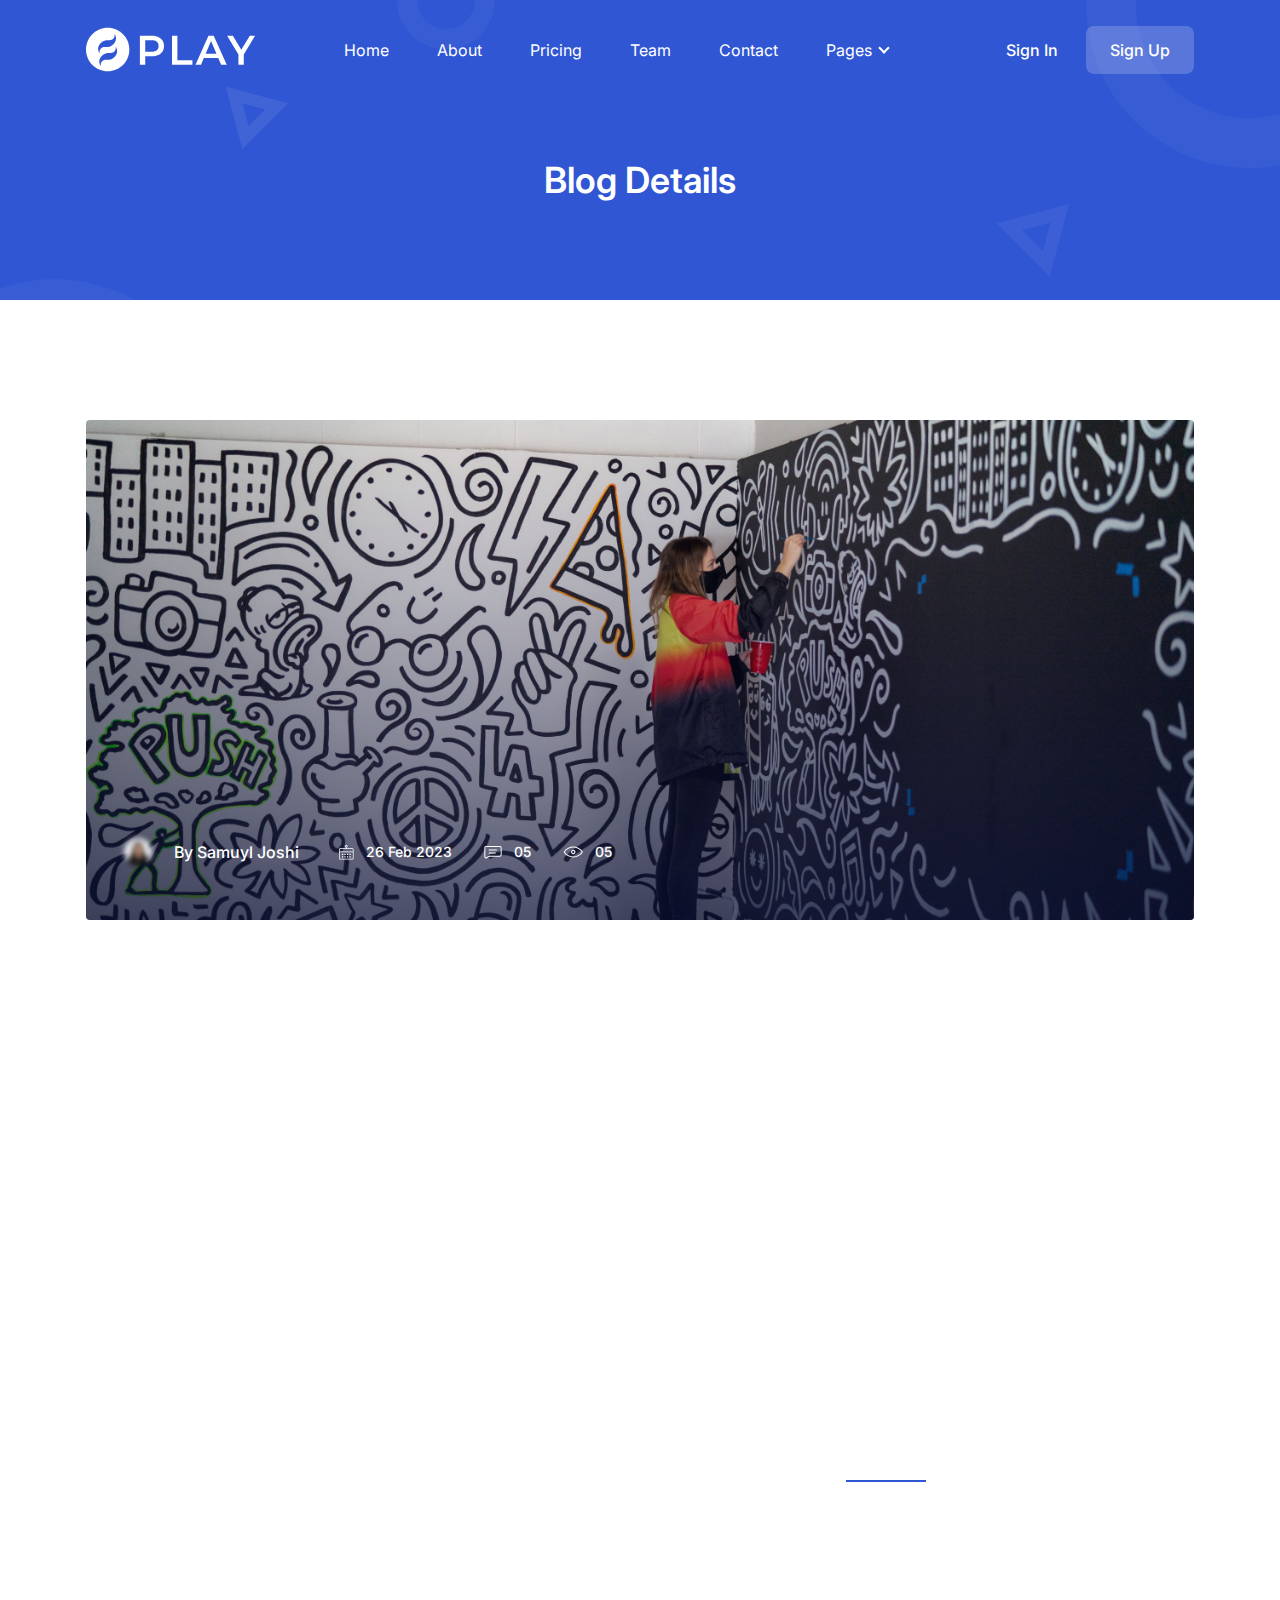
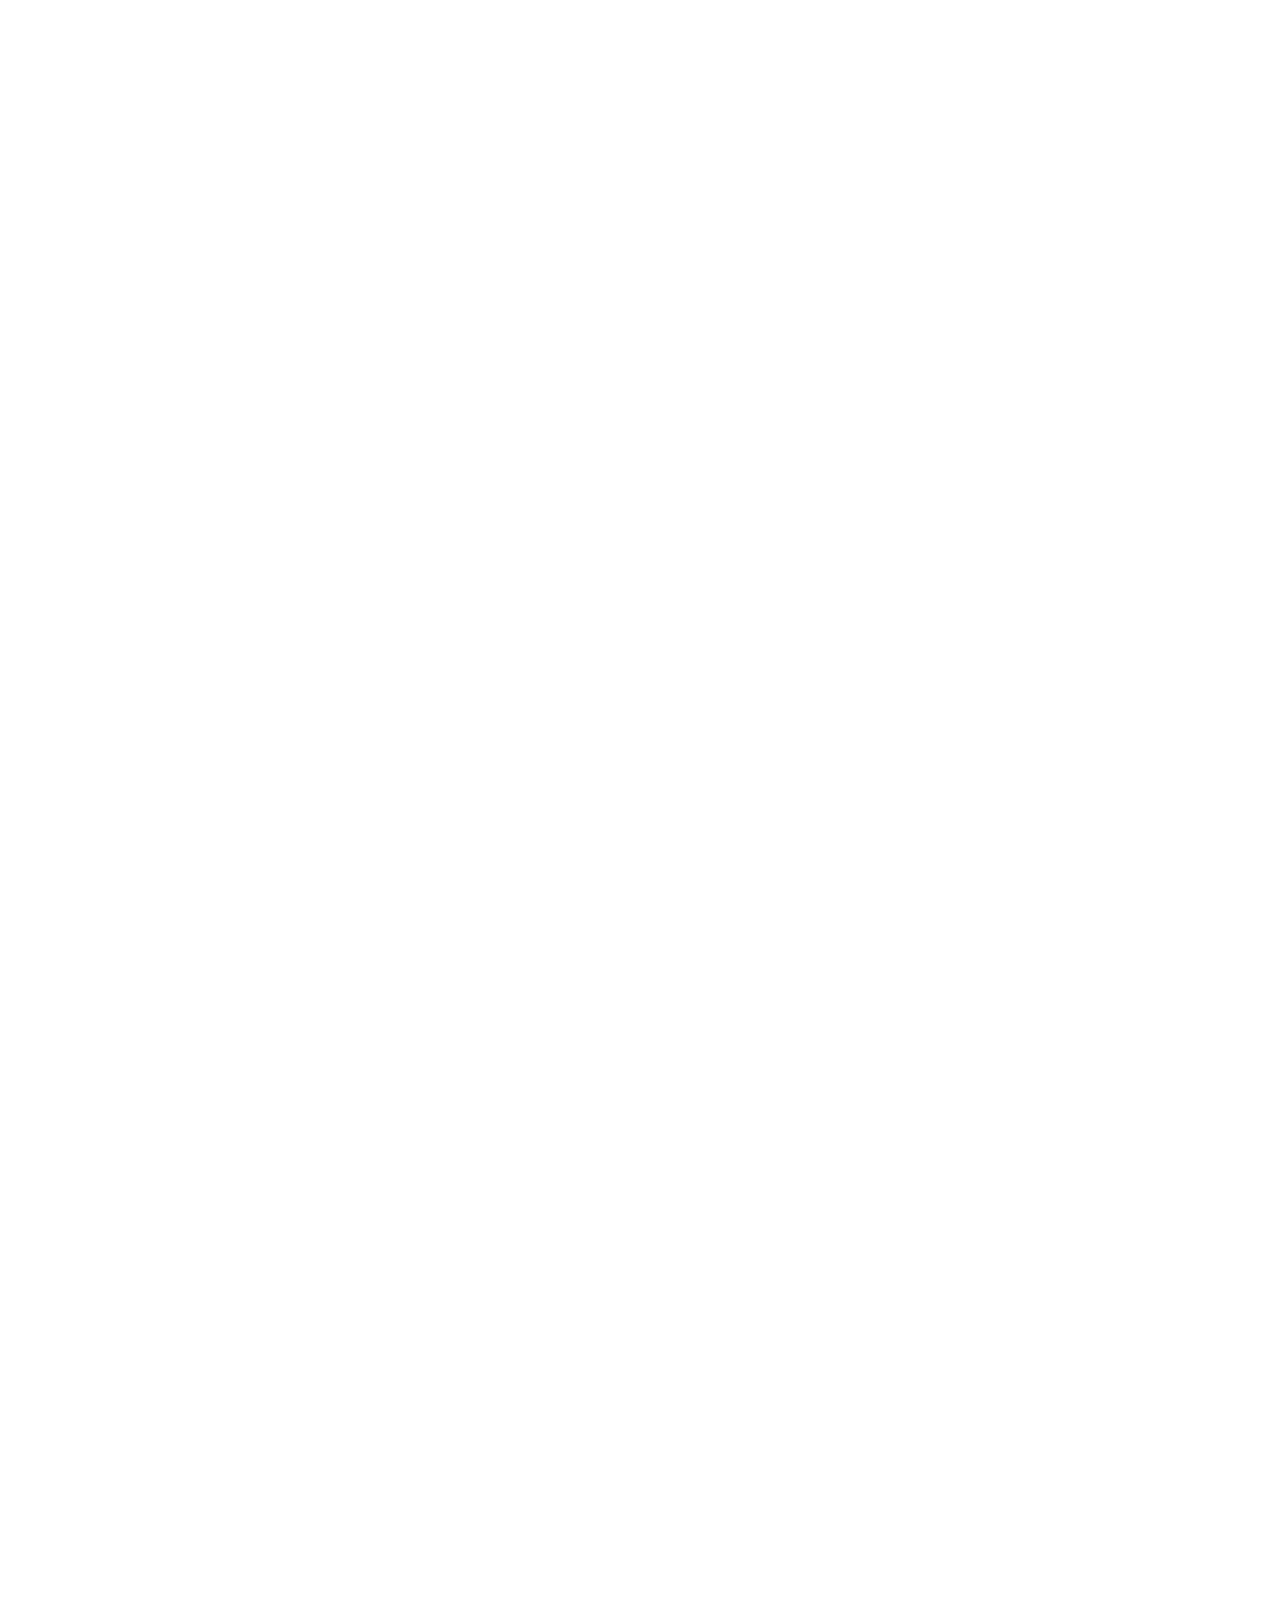
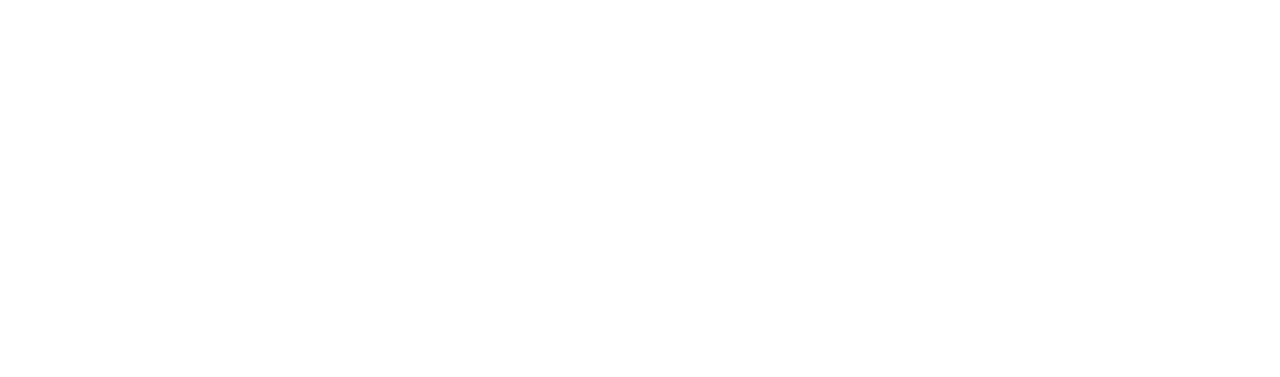
<file: blog-details.html>
<!DOCTYPE html>
<html lang="en">
  <head>
    <meta charset="UTF-8" />
    <meta http-equiv="X-UA-Compatible" content="IE=edge" />
    <meta name="viewport" content="width=device-width, initial-scale=1.0" />
    <title>Blog Details | Play Tailwind</title>
    <link
      rel="shortcut icon"
      href="assets/images/favicon.png"
      type="image/x-icon"
    />
    <link rel="stylesheet" href="assets/css/animate.css" />
    <link rel="stylesheet" href="assets/css/tailwind.css" />

    <!-- ==== WOW JS ==== -->
    <script src="assets/js/wow.min.js"></script>
    <script>
      new WOW().init();
    </script>
  </head>
  <body>
    <!-- ====== Navbar Section Start -->
    <div
      class="ud-header absolute top-0 left-0 z-40 flex w-full items-center bg-transparent"
    >
      <div class="container">
        <div class="relative -mx-4 flex items-center justify-between">
          <div class="w-60 max-w-full px-4">
            <a href="index.html" class="navbar-logo block w-full py-5">
              <img
                src="assets/images/logo/logo-white.svg"
                alt="logo"
                class="header-logo w-full"
              />
            </a>
          </div>
          <div class="flex w-full items-center justify-between px-4">
            <div>
              <button
                id="navbarToggler"
                class="absolute right-4 top-1/2 block -translate-y-1/2 rounded-lg px-3 py-[6px] ring-primary focus:ring-2 lg:hidden"
              >
                <span
                  class="relative my-[6px] block h-[2px] w-[30px] bg-white"
                ></span>
                <span
                  class="relative my-[6px] block h-[2px] w-[30px] bg-white"
                ></span>
                <span
                  class="relative my-[6px] block h-[2px] w-[30px] bg-white"
                ></span>
              </button>
              <nav
                id="navbarCollapse"
                class="absolute right-4 top-full hidden w-full max-w-[250px] rounded-lg bg-white py-5 shadow-lg lg:static lg:block lg:w-full lg:max-w-full lg:bg-transparent lg:py-0 lg:px-4 lg:shadow-none xl:px-6"
              >
                <ul class="blcok lg:flex">
                  <li class="group relative">
                    <a
                      href="#home"
                      class="ud-menu-scroll mx-8 flex py-2 text-base text-dark group-hover:text-primary lg:mr-0 lg:inline-flex lg:py-6 lg:px-0 lg:text-white lg:group-hover:text-white lg:group-hover:opacity-70"
                    >
                      Home
                    </a>
                  </li>
                  <li class="group relative">
                    <a
                      href="/#about"
                      class="ud-menu-scroll mx-8 flex py-2 text-base text-dark group-hover:text-primary lg:mr-0 lg:ml-7 lg:inline-flex lg:py-6 lg:px-0 lg:text-white lg:group-hover:text-white lg:group-hover:opacity-70 xl:ml-12"
                    >
                      About
                    </a>
                  </li>
                  <li class="group relative">
                    <a
                      href="/#pricing"
                      class="ud-menu-scroll mx-8 flex py-2 text-base text-dark group-hover:text-primary lg:mr-0 lg:ml-7 lg:inline-flex lg:py-6 lg:px-0 lg:text-white lg:group-hover:text-white lg:group-hover:opacity-70 xl:ml-12"
                    >
                      Pricing
                    </a>
                  </li>
                  <li class="group relative">
                    <a
                      href="/#team"
                      class="ud-menu-scroll mx-8 flex py-2 text-base text-dark group-hover:text-primary lg:mr-0 lg:ml-7 lg:inline-flex lg:py-6 lg:px-0 lg:text-white lg:group-hover:text-white lg:group-hover:opacity-70 xl:ml-12"
                    >
                      Team
                    </a>
                  </li>
                  <li class="group relative">
                    <a
                      href="/#contact"
                      class="ud-menu-scroll mx-8 flex py-2 text-base text-dark group-hover:text-primary lg:mr-0 lg:ml-7 lg:inline-flex lg:py-6 lg:px-0 lg:text-white lg:group-hover:text-white lg:group-hover:opacity-70 xl:ml-12"
                    >
                      Contact
                    </a>
                  </li>
                  <li class="submenu-item group relative">
                    <a
                      href="javascript:void(0)"
                      class="relative mx-8 flex py-2 text-base text-dark after:absolute after:right-1 after:top-1/2 after:mt-[-2px] after:h-2 after:w-2 after:-translate-y-1/2 after:rotate-45 after:border-b-2 after:border-r-2 after:border-current group-hover:text-primary lg:mr-0 lg:ml-8 lg:inline-flex lg:py-6 lg:pl-0 lg:pr-4 lg:text-white lg:after:right-0 lg:group-hover:text-white lg:group-hover:opacity-70 xl:ml-12"
                    >
                      Pages
                    </a>
                    <div
                      class="submenu relative top-full left-0 hidden w-[250px] rounded-sm bg-white p-4 transition-[top] duration-300 group-hover:opacity-100 lg:invisible lg:absolute lg:top-[110%] lg:block lg:opacity-0 lg:shadow-lg lg:group-hover:visible lg:group-hover:top-full"
                    >
                      <a
                        href="about.html"
                        class="block rounded py-[10px] px-4 text-sm text-body-color hover:text-primary"
                      >
                        About Page
                      </a>
                      <a
                        href="pricing.html"
                        class="block rounded py-[10px] px-4 text-sm text-body-color hover:text-primary"
                      >
                        Pricing Page
                      </a>
                      <a
                        href="contact.html"
                        class="block rounded py-[10px] px-4 text-sm text-body-color hover:text-primary"
                      >
                        Contact Page
                      </a>
                      <a
                        href="blog-grids.html"
                        class="block rounded py-[10px] px-4 text-sm text-body-color hover:text-primary"
                      >
                        Blog Grid Page
                      </a>
                      <a
                        href="blog-details.html"
                        class="block rounded py-[10px] px-4 text-sm text-body-color hover:text-primary"
                      >
                        Blog Details Page
                      </a>
                      <a
                        href="signup.html"
                        class="block rounded py-[10px] px-4 text-sm text-body-color hover:text-primary"
                      >
                        Sign Up Page
                      </a>
                      <a
                        href="signin.html"
                        class="block rounded py-[10px] px-4 text-sm text-body-color hover:text-primary"
                      >
                        Sign In Page
                      </a>
                      <a
                        href="404.html"
                        class="block rounded py-[10px] px-4 text-sm text-body-color hover:text-primary"
                      >
                        404 Page
                      </a>
                    </div>
                  </li>
                </ul>
              </nav>
            </div>
            <div class="hidden justify-end pr-16 sm:flex lg:pr-0">
              <a
                href="signin.html"
                class="loginBtn py-3 px-7 text-base font-medium text-white hover:opacity-70"
              >
                Sign In
              </a>
              <a
                href="signup.html"
                class="signUpBtn rounded-lg bg-white bg-opacity-20 py-3 px-6 text-base font-medium text-white duration-300 ease-in-out hover:bg-opacity-100 hover:text-dark"
              >
                Sign Up
              </a>
            </div>
          </div>
        </div>
      </div>
    </div>
    <!-- ====== Navbar Section End -->

    <!-- ====== Banner Section Start -->
    <div
      class="relative z-10 overflow-hidden bg-primary pt-[120px] pb-[100px] md:pt-[130px] lg:pt-[160px]"
    >
      <div class="container">
        <div class="-mx-4 flex flex-wrap items-center">
          <div class="w-full px-4">
            <div class="text-center">
              <h1 class="text-4xl font-semibold text-white">Blog Details</h1>
            </div>
          </div>
        </div>
      </div>
      <div>
        <span class="absolute top-0 left-0 z-[-1]">
          <svg
            width="495"
            height="470"
            viewBox="0 0 495 470"
            fill="none"
            xmlns="http://www.w3.org/2000/svg"
          >
            <circle
              cx="55"
              cy="442"
              r="138"
              stroke="white"
              stroke-opacity="0.04"
              stroke-width="50"
            />
            <circle
              cx="446"
              r="39"
              stroke="white"
              stroke-opacity="0.04"
              stroke-width="20"
            />
            <path
              d="M245.406 137.609L233.985 94.9852L276.609 106.406L245.406 137.609Z"
              stroke="white"
              stroke-opacity="0.08"
              stroke-width="12"
            />
          </svg>
        </span>
        <span class="absolute top-0 right-0 z-[-1]">
          <svg
            width="493"
            height="470"
            viewBox="0 0 493 470"
            fill="none"
            xmlns="http://www.w3.org/2000/svg"
          >
            <circle
              cx="462"
              cy="5"
              r="138"
              stroke="white"
              stroke-opacity="0.04"
              stroke-width="50"
            />
            <circle
              cx="49"
              cy="470"
              r="39"
              stroke="white"
              stroke-opacity="0.04"
              stroke-width="20"
            />
            <path
              d="M222.393 226.701L272.808 213.192L259.299 263.607L222.393 226.701Z"
              stroke="white"
              stroke-opacity="0.06"
              stroke-width="13"
            />
          </svg>
        </span>
      </div>
    </div>
    <!-- ====== Banner Section End -->

    <!-- ====== Blog Details Section Start -->
    <section class="pt-20 pb-10 lg:pt-[120px] lg:pb-20">
      <div class="container">
        <div class="-mx-4 flex flex-wrap justify-center">
          <div class="w-full px-4">
            <div
              class="wow fadeInUp relative z-20 mb-[60px] h-[300px] overflow-hidden rounded md:h-[400px] lg:h-[500px]"
              data-wow-delay=".1s
              "
            >
              <img
                src="assets/images/blog/blog-details-01.jpg"
                alt="image"
                class="h-full w-full object-cover object-center"
              />
              <div
                class="absolute top-0 left-0 z-10 flex h-full w-full items-end bg-gradient-to-t from-dark-700 to-transparent"
              >
                <div class="flex flex-wrap items-center p-4 pb-4 sm:p-8">
                  <div class="mb-4 mr-5 flex items-center md:mr-10">
                    <div class="mr-4 h-10 w-10 overflow-hidden rounded-full">
                      <img
                        src="assets/images/blog/author-01.png"
                        alt="image"
                        class="w-full"
                      />
                    </div>
                    <p class="text-base font-medium text-white">
                      By
                      <a
                        href="javascript:void(0)"
                        class="text-white hover:opacity-70"
                      >
                        Samuyl Joshi
                      </a>
                    </p>
                  </div>
                  <div class="mb-4 flex items-center">
                    <p
                      class="mr-5 flex items-center text-sm font-medium text-white md:mr-8"
                    >
                      <span class="mr-3">
                        <svg
                          width="15"
                          height="15"
                          viewBox="0 0 15 15"
                          class="fill-current"
                        >
                          <path
                            d="M3.8958 8.67529H3.10715C2.96376 8.67529 2.86816 8.77089 2.86816 8.91428V9.67904C2.86816 9.82243 2.96376 9.91802 3.10715 9.91802H3.8958C4.03919 9.91802 4.13479 9.82243 4.13479 9.67904V8.91428C4.13479 8.77089 4.03919 8.67529 3.8958 8.67529Z"
                          />
                          <path
                            d="M6.429 8.67529H5.64035C5.49696 8.67529 5.40137 8.77089 5.40137 8.91428V9.67904C5.40137 9.82243 5.49696 9.91802 5.64035 9.91802H6.429C6.57239 9.91802 6.66799 9.82243 6.66799 9.67904V8.91428C6.66799 8.77089 6.5485 8.67529 6.429 8.67529Z"
                          />
                          <path
                            d="M8.93779 8.67529H8.14914C8.00575 8.67529 7.91016 8.77089 7.91016 8.91428V9.67904C7.91016 9.82243 8.00575 9.91802 8.14914 9.91802H8.93779C9.08118 9.91802 9.17678 9.82243 9.17678 9.67904V8.91428C9.17678 8.77089 9.08118 8.67529 8.93779 8.67529Z"
                          />
                          <path
                            d="M11.472 8.67529H10.6833C10.5399 8.67529 10.4443 8.77089 10.4443 8.91428V9.67904C10.4443 9.82243 10.5399 9.91802 10.6833 9.91802H11.472C11.6154 9.91802 11.711 9.82243 11.711 9.67904V8.91428C11.711 8.77089 11.5915 8.67529 11.472 8.67529Z"
                          />
                          <path
                            d="M3.8958 11.1606H3.10715C2.96376 11.1606 2.86816 11.2562 2.86816 11.3996V12.1644C2.86816 12.3078 2.96376 12.4034 3.10715 12.4034H3.8958C4.03919 12.4034 4.13479 12.3078 4.13479 12.1644V11.3996C4.13479 11.2562 4.03919 11.1606 3.8958 11.1606Z"
                          />
                          <path
                            d="M6.429 11.1606H5.64035C5.49696 11.1606 5.40137 11.2562 5.40137 11.3996V12.1644C5.40137 12.3078 5.49696 12.4034 5.64035 12.4034H6.429C6.57239 12.4034 6.66799 12.3078 6.66799 12.1644V11.3996C6.66799 11.2562 6.5485 11.1606 6.429 11.1606Z"
                          />
                          <path
                            d="M8.93779 11.1606H8.14914C8.00575 11.1606 7.91016 11.2562 7.91016 11.3996V12.1644C7.91016 12.3078 8.00575 12.4034 8.14914 12.4034H8.93779C9.08118 12.4034 9.17678 12.3078 9.17678 12.1644V11.3996C9.17678 11.2562 9.08118 11.1606 8.93779 11.1606Z"
                          />
                          <path
                            d="M11.472 11.1606H10.6833C10.5399 11.1606 10.4443 11.2562 10.4443 11.3996V12.1644C10.4443 12.3078 10.5399 12.4034 10.6833 12.4034H11.472C11.6154 12.4034 11.711 12.3078 11.711 12.1644V11.3996C11.711 11.2562 11.5915 11.1606 11.472 11.1606Z"
                          />
                          <path
                            d="M13.2637 3.3697H7.64754V2.58105C8.19721 2.43765 8.62738 1.91189 8.62738 1.31442C8.62738 0.597464 8.02992 0 7.28906 0C6.54821 0 5.95074 0.597464 5.95074 1.31442C5.95074 1.91189 6.35702 2.41376 6.93058 2.58105V3.3697H1.31442C0.597464 3.3697 0 3.96716 0 4.68412V13.2637C0 13.9807 0.597464 14.5781 1.31442 14.5781H13.2637C13.9807 14.5781 14.5781 13.9807 14.5781 13.2637V4.68412C14.5781 3.96716 13.9807 3.3697 13.2637 3.3697ZM6.6677 1.31442C6.6677 0.979841 6.93058 0.716957 7.28906 0.716957C7.62364 0.716957 7.91042 0.979841 7.91042 1.31442C7.91042 1.649 7.64754 1.91189 7.28906 1.91189C6.95448 1.91189 6.6677 1.6251 6.6677 1.31442ZM1.31442 4.08665H13.2637C13.5983 4.08665 13.8612 4.34954 13.8612 4.68412V6.45261H0.716957V4.68412C0.716957 4.34954 0.979841 4.08665 1.31442 4.08665ZM13.2637 13.8612H1.31442C0.979841 13.8612 0.716957 13.5983 0.716957 13.2637V7.16957H13.8612V13.2637C13.8612 13.5983 13.5983 13.8612 13.2637 13.8612Z"
                          />
                        </svg>
                      </span>
                      26 Feb 2023
                    </p>

                    <p
                      class="mr-5 flex items-center text-sm font-medium text-white md:mr-8"
                    >
                      <span class="mr-3">
                        <svg
                          width="18"
                          height="13"
                          viewBox="0 0 18 13"
                          class="fill-current"
                        >
                          <path
                            d="M15.9754 0H2.02539C1.09727 0 0.337891 0.759375 0.337891 1.6875V10.6875C0.337891 11.3062 0.647266 11.8406 1.18164 12.15C1.43477 12.2906 1.74414 12.375 2.02539 12.375C2.30664 12.375 2.58789 12.2906 2.86914 12.15L5.34414 10.7156C5.45664 10.6594 5.56914 10.6312 5.68164 10.6312H15.9473C16.8754 10.6312 17.6348 9.87187 17.6348 8.94375V1.6875C17.6629 0.759375 16.9035 0 15.9754 0ZM16.6785 8.94375C16.6785 9.3375 16.3691 9.64687 15.9754 9.64687H5.70977C5.42852 9.64687 5.11914 9.73125 4.86602 9.87187L2.39102 11.3063C2.16602 11.4187 1.91289 11.4187 1.68789 11.3063C1.46289 11.1938 1.35039 10.9688 1.35039 10.7156V1.6875C1.35039 1.29375 1.65977 0.984375 2.05352 0.984375H16.0035C16.3973 0.984375 16.7066 1.29375 16.7066 1.6875V8.94375H16.6785Z"
                          />
                          <path
                            d="M12.5721 3.375H5.03457C4.75332 3.375 4.52832 3.6 4.52832 3.88125C4.52832 4.1625 4.75332 4.3875 5.03457 4.3875H12.6002C12.8814 4.3875 13.1064 4.1625 13.1064 3.88125C13.1064 3.6 12.8533 3.375 12.5721 3.375Z"
                          />
                          <path
                            d="M11.3908 6.55322H5.03457C4.75332 6.55322 4.52832 6.77822 4.52832 7.05947C4.52832 7.34072 4.75332 7.56572 5.03457 7.56572H11.4189C11.7002 7.56572 11.9252 7.34072 11.9252 7.05947C11.9252 6.77822 11.6721 6.55322 11.3908 6.55322Z"
                          />
                        </svg>
                      </span>
                      05
                    </p>
                    <p class="flex items-center text-sm font-medium text-white">
                      <span class="mr-3">
                        <svg
                          width="20"
                          height="12"
                          viewBox="0 0 20 12"
                          class="fill-current"
                        >
                          <path
                            d="M10.2559 3.8125C9.03711 3.8125 8.06836 4.8125 8.06836 6C8.06836 7.1875 9.06836 8.1875 10.2559 8.1875C11.4434 8.1875 12.4434 7.1875 12.4434 6C12.4434 4.8125 11.4746 3.8125 10.2559 3.8125ZM10.2559 7.09375C9.66211 7.09375 9.16211 6.59375 9.16211 6C9.16211 5.40625 9.66211 4.90625 10.2559 4.90625C10.8496 4.90625 11.3496 5.40625 11.3496 6C11.3496 6.59375 10.8496 7.09375 10.2559 7.09375Z"
                          />
                          <path
                            d="M19.7559 5.625C17.6934 2.375 14.1309 0.4375 10.2559 0.4375C6.38086 0.4375 2.81836 2.375 0.755859 5.625C0.630859 5.84375 0.630859 6.125 0.755859 6.34375C2.81836 9.59375 6.38086 11.5312 10.2559 11.5312C14.1309 11.5312 17.6934 9.59375 19.7559 6.34375C19.9121 6.125 19.9121 5.84375 19.7559 5.625ZM10.2559 10.4375C6.84961 10.4375 3.69336 8.78125 1.81836 5.96875C3.69336 3.1875 6.84961 1.53125 10.2559 1.53125C13.6621 1.53125 16.8184 3.1875 18.6934 5.96875C16.8184 8.78125 13.6621 10.4375 10.2559 10.4375Z"
                          />
                        </svg>
                      </span>
                      05
                    </p>
                  </div>
                </div>
              </div>
            </div>
            <div class="-mx-4 flex flex-wrap">
              <div class="w-full px-4 lg:w-8/12">
                <div>
                  <h2
                    class="wow fadeInUp mb-6 text-[26px] font-bold leading-snug text-dark sm:text-3xl sm:leading-snug md:text-4xl md:leading-snug"
                    data-wow-delay=".1s
                    "
                  >
                    Facing a challenge is kind of a turn-on for an easy rider
                  </h2>
                  <p
                    class="wow fadeInUp mb-8 text-base leading-relaxed text-body-color"
                    data-wow-delay=".1s"
                  >
                    There's a time and place for everything… including asking
                    for reviews. For instance: you should not asking for a
                    review on your checkout page. The sole purpose of this page
                    is to guide your customer to complete their purchase, and
                    this means that the page should be as minimalist and
                    pared-down possible. You don't want to have any unnecessary
                    elements or Call To Actions.
                  </p>
                  <p
                    class="wow fadeInUp mb-10 text-base leading-relaxed text-body-color"
                    data-wow-delay=".1s"
                  >
                    There's a time and place for everything… including asking
                    for reviews. For instance: you should not asking for a
                    review on your checkout page. The sole purpose of this page
                    is to guide your customer to complete their purchase, and
                    this means that the page should be as minimalist and
                    pared-down possible. You don't want to have any unnecessary
                    elements or Call To Actions.
                  </p>
                  <h3
                    class="wow fadeInUp mb-8 text-2xl font-bold text-dark sm:text-[26px]"
                    data-wow-delay=".1s"
                  >
                    Sea no quidam vulputate
                  </h3>
                  <p
                    class="wow fadeInUp mb-10 text-base leading-relaxed text-body-color"
                    data-wow-delay=".1s"
                  >
                    At quo cetero fastidii. Usu ex ornatus corpora sententiae,
                    vocibus deleniti ut nec. Ut enim eripuit eligendi est, in
                    iracundia signiferumque quo. Sed virtute suavitate
                    suscipiantur ea, dolor this can eloquentiam ei pro. Suas
                    adversarium interpretaris eu sit, eum viris impedit ne.
                    Erant appareat corrumpit ei vel.
                  </p>
                  <div
                    class="wow fadeInUp relative z-10 mb-10 overflow-hidden rounded bg-primary bg-opacity-5 py-8 px-6 text-center sm:p-10 md:px-[60px]"
                    data-wow-delay=".1s
                    "
                  >
                    <div class="mx-auto max-w-[530px]">
                      <span class="mb-6 flex justify-center text-primary">
                        <svg
                          width="44"
                          height="26"
                          viewBox="0 0 44 26"
                          class="fill-current"
                        >
                          <path
                            d="M10.1101 0.00124908C5.46698 -0.0701833 1.25247 2.92998 0.252417 7.00162C-0.319041 9.50175 0.180985 12.0019 1.68106 14.002C3.25258 16.145 5.68128 17.5022 8.39571 17.8593L10.8958 24.0025C11.1816 24.6454 11.8245 25.074 12.5388 25.074C13.2531 25.074 13.896 24.6454 14.1817 24.0025C14.6103 22.931 15.1103 21.7881 15.6104 20.7166C16.8247 18.0022 18.0391 15.2163 18.9677 12.359C19.9677 9.35889 19.5392 6.14443 17.8248 3.71573C16.1104 1.35846 13.396 0.0726814 10.1101 0.00124908ZM16.6104 11.6447C15.6818 14.3592 14.4675 17.145 13.3245 19.788C13.1102 20.3595 12.8245 20.8595 12.6102 21.431L10.1815 15.5735L9.39576 15.5021C7.10992 15.3592 4.96695 14.2163 3.7526 12.5733C2.68112 11.1447 2.32396 9.35889 2.75255 7.64451C3.46687 4.71579 6.53846 2.57281 10.0386 2.57281H10.1101C12.5388 2.57281 14.5389 3.57287 15.8247 5.28724C17.039 7.00162 17.3247 9.43032 16.6104 11.6447Z"
                          />
                          <path
                            d="M42.3267 3.78726C40.6124 1.35856 37.8979 0.00134277 34.612 0.00134277C34.5406 0.00134277 34.5406 0.00134277 34.4692 0.00134277C29.8975 0.00134277 25.7544 3.0015 24.7544 7.00171C24.1829 9.50185 24.6829 12.002 26.183 14.0735C27.7545 16.2165 30.1832 17.5737 32.8977 17.9309L35.3978 24.074C35.6835 24.7169 36.3264 25.1455 37.0407 25.1455C37.7551 25.1455 38.398 24.7169 38.6837 24.074C39.1123 23.0026 39.6123 21.8596 40.1123 20.7882C41.3267 18.0737 42.541 15.2879 43.4696 12.4306C44.4697 9.50184 44.0411 6.21596 42.3267 3.78726ZM41.1124 11.6448C40.1838 14.3592 38.9694 17.1451 37.8265 19.7881C37.6122 20.3596 37.3265 20.8596 37.1122 21.431L34.6835 15.5736L33.8977 15.5022C31.6119 15.3593 29.4689 14.2164 28.2546 12.5734C27.1831 11.1448 26.8259 9.35898 27.2545 7.57317C27.9688 4.64445 31.0404 2.50147 34.5406 2.50147H34.612C37.0407 2.50147 39.0408 3.50153 40.3266 5.2159C41.541 7.00171 41.8267 9.43041 41.1124 11.6448Z"
                          />
                        </svg>
                      </span>
                      <p
                        class="mb-4 text-base font-medium italic leading-[26px] text-dark"
                      >
                        A spring of truth shall flow from it: like a new star it
                        shall scatter the darkness of ignorance, and cause a
                        light heretofore unknown to shine amongst men.
                      </p>
                      <span class="text-sm italic text-body-color">
                        “Andrio Domeco”
                      </span>
                    </div>
                    <div>
                      <span class="absolute left-0 top-0">
                        <svg
                          width="103"
                          height="109"
                          viewBox="0 0 103 109"
                          fill="none"
                          xmlns="http://www.w3.org/2000/svg"
                        >
                          <ellipse
                            cx="0.483916"
                            cy="3.5"
                            rx="102.075"
                            ry="105.5"
                            transform="rotate(180 0.483916 3.5)"
                            fill="url(#paint0_linear)"
                          />
                          <defs>
                            <linearGradient
                              id="paint0_linear"
                              x1="-101.591"
                              y1="-50.4346"
                              x2="49.1618"
                              y2="-49.6518"
                              gradientUnits="userSpaceOnUse"
                            >
                              <stop stop-color="#3056D3" stop-opacity="0.15" />
                              <stop
                                offset="1"
                                stop-color="white"
                                stop-opacity="0"
                              />
                            </linearGradient>
                          </defs>
                        </svg>
                      </span>
                      <span class="absolute bottom-0 right-0">
                        <svg
                          width="102"
                          height="106"
                          viewBox="0 0 102 106"
                          fill="none"
                          xmlns="http://www.w3.org/2000/svg"
                        >
                          <ellipse
                            cx="102.484"
                            cy="105.5"
                            rx="102.075"
                            ry="105.5"
                            fill="url(#paint0_linear)"
                          />
                          <defs>
                            <linearGradient
                              id="paint0_linear"
                              x1="0.409163"
                              y1="51.5654"
                              x2="151.162"
                              y2="52.3482"
                              gradientUnits="userSpaceOnUse"
                            >
                              <stop stop-color="#3056D3" stop-opacity="0.5" />
                              <stop
                                offset="1"
                                stop-color="white"
                                stop-opacity=".2"
                              />
                            </linearGradient>
                          </defs>
                        </svg>
                      </span>
                    </div>
                  </div>

                  <h3
                    class="wow fadeInUp mb-8 text-2xl font-bold text-dark sm:text-[26px]"
                    data-wow-delay=".1s"
                  >
                    What is it with your ideas?
                  </h3>

                  <p
                    class="wow fadeInUp mb-8 text-base leading-relaxed text-body-color"
                    data-wow-delay=".1s"
                  >
                    At quo cetero fastidii. Usu ex ornatus corpora sententiae,
                    vocibus deleniti ut nec. Ut enim eripuit eligendi est, in
                    iracundia signiferumque quo. Sed virtute suavitate
                    suscipiantur ea, dolor this can eloquentiam ei pro. Suas
                    adversarium interpretaris eu sit, eum viris impedit ne.
                    Erant appareat corrumpit ei vel.
                  </p>
                  <p
                    class="wow fadeInUp mb-11 text-base leading-relaxed text-body-color"
                    data-wow-delay=".1s"
                  >
                    At quo cetero fastidii. Usu ex ornatus corpora sententiae,
                    vocibus deleniti ut nec. Ut enim eripuit eligendi est, in
                    iracundia signiferumque quo. Sed virtute suavitate
                    suscipiantur ea, dolor this can eloquentiam ei pro. Suas
                    adversarium interpretaris eu sit, eum viris impedit ne.
                    Erant appareat corrumpit ei vel.
                  </p>

                  <div class="-mx-4 mb-12 flex flex-wrap items-center">
                    <div class="w-full px-4 md:w-1/2">
                      <div
                        class="wow fadeInUp mb-8 flex flex-wrap items-center md:mb-0"
                        data-wow-delay=".1s"
                      >
                        <a
                          href="javascript:void(0)"
                          class="mr-2 mb-2 block rounded bg-primary bg-opacity-5 py-2 px-5 text-xs font-medium text-primary hover:bg-opacity-100 hover:text-white md:mr-4 lg:mr-2 xl:mr-4"
                        >
                          Design
                        </a>
                        <a
                          href="javascript:void(0)"
                          class="mr-2 mb-2 block rounded bg-primary bg-opacity-5 py-2 px-5 text-xs font-medium text-primary hover:bg-opacity-100 hover:text-white md:mr-4 lg:mr-2 xl:mr-4"
                        >
                          Development
                        </a>
                        <a
                          href="javascript:void(0)"
                          class="mb-2 block rounded bg-primary bg-opacity-5 py-2 px-5 text-xs font-medium text-primary hover:bg-opacity-100 hover:text-white"
                        >
                          Info
                        </a>
                      </div>
                    </div>
                    <div class="w-full px-4 md:w-1/2">
                      <div
                        class="wow fadeInUp flex items-center md:justify-end"
                        data-wow-delay=".1s"
                      >
                        <span class="mr-5 text-sm font-medium text-body-color">
                          Share This Post
                        </span>
                        <div class="flex items-center">
                          <a href="javascript:void(0)" class="mr-4 mb-2">
                            <svg
                              width="32"
                              height="32"
                              viewBox="0 0 32 32"
                              fill="none"
                              xmlns="http://www.w3.org/2000/svg"
                            >
                              <path
                                d="M0 16C0 7.16344 7.16344 0 16 0C24.8366 0 32 7.16344 32 16C32 24.8366 24.8366 32 16 32C7.16344 32 0 24.8366 0 16Z"
                                fill="#4064AC"
                              />
                              <path
                                d="M19.439 14.4H18.1992H17.7564V13.8839V12.2839V11.7677H18.1992H19.1291C19.3726 11.7677 19.5719 11.5613 19.5719 11.2516V8.51613C19.5719 8.23226 19.3947 8 19.1291 8H17.5128C15.7638 8 14.5461 9.44516 14.5461 11.5871V13.8323V14.3484H14.1033H12.5978C12.2878 14.3484 12 14.6323 12 15.0452V16.9032C12 17.2645 12.2435 17.6 12.5978 17.6H14.059H14.5018V18.1161V23.3032C14.5018 23.6645 14.7454 24 15.0996 24H17.1807C17.3136 24 17.4243 23.9226 17.5128 23.8194C17.6014 23.7161 17.6678 23.5355 17.6678 23.3806V18.1419V17.6258H18.1328H19.1291C19.4169 17.6258 19.6383 17.4194 19.6826 17.1097V17.0839V17.0581L19.9925 15.2774C20.0147 15.0968 19.9925 14.8903 19.8597 14.6839C19.8154 14.5548 19.6161 14.4258 19.439 14.4Z"
                                fill="white"
                              />
                            </svg>
                          </a>
                          <a href="javascript:void(0)" class="mr-4 mb-2">
                            <svg
                              width="32"
                              height="33"
                              viewBox="0 0 32 33"
                              fill="none"
                              xmlns="http://www.w3.org/2000/svg"
                            >
                              <path
                                fill-rule="evenodd"
                                clip-rule="evenodd"
                                d="M32 16.7347C32 25.5713 24.8366 32.7347 16 32.7347C7.16344 32.7347 0 25.5713 0 16.7347C0 7.89818 7.16344 0.734741 16 0.734741C24.8366 0.734741 32 7.89818 32 16.7347ZM23.6036 12.8349C24.3771 12.7431 25.1147 12.5375 25.8004 12.2334C25.2878 13.0004 24.6395 13.6738 23.8917 14.2128C23.8991 14.3765 23.9028 14.5417 23.9028 14.7074C23.9028 19.7617 20.0558 25.5892 13.0213 25.5892C10.8616 25.5892 8.85088 24.9563 7.15927 23.8708C7.45789 23.9064 7.76307 23.9244 8.07111 23.9244C9.8634 23.9244 11.5122 23.3132 12.8214 22.2873C11.1474 22.2562 9.73534 21.1504 9.24876 19.6313C9.48206 19.6758 9.72136 19.6995 9.96836 19.6995C10.3166 19.6995 10.6552 19.653 10.9757 19.5652C9.22651 19.2141 7.90768 17.6685 7.90768 15.8154C7.90768 15.7995 7.90768 15.7832 7.90796 15.767C8.42335 16.0542 9.01346 16.2262 9.64007 16.2458C8.61444 15.5602 7.93876 14.3891 7.93876 13.0625C7.93876 12.3618 8.12758 11.7044 8.45672 11.1396C10.3431 13.4541 13.1613 14.9766 16.3398 15.1361C16.2742 14.856 16.2402 14.5642 16.2402 14.2644C16.2402 12.1527 17.953 10.44 20.0647 10.44C21.1653 10.44 22.1593 10.9043 22.8569 11.6473C23.7277 11.4759 24.5466 11.1579 25.2856 10.7195C24.9995 11.6131 24.3934 12.3618 23.6036 12.8349Z"
                                fill="#55ACEE"
                              />
                            </svg>
                          </a>
                          <a href="javascript:void(0)" class="mb-2">
                            <svg
                              width="33"
                              height="32"
                              viewBox="0 0 33 32"
                              fill="none"
                              xmlns="http://www.w3.org/2000/svg"
                            >
                              <path
                                fill-rule="evenodd"
                                clip-rule="evenodd"
                                d="M32.7861 16C32.7861 24.8366 25.6227 32 16.7861 32C7.94958 32 0.786133 24.8366 0.786133 16C0.786133 7.16344 7.94958 0 16.7861 0C25.6227 0 32.7861 7.16344 32.7861 16ZM8.50669 8.82376C8.50669 7.69545 9.36262 6.83666 10.6709 6.83666C11.9795 6.83666 12.7835 7.69545 12.8089 8.82376C12.8089 9.92811 11.9795 10.8117 10.6455 10.8117H10.6207C9.33781 10.8117 8.50669 9.92811 8.50669 8.82376ZM26.3457 23.884V17.2875C26.3457 13.7551 24.4593 12.1112 21.9431 12.1112C19.9109 12.1112 19.0045 13.2292 18.4963 14.0113V12.3813H14.6712C14.7226 13.4602 14.6712 23.8837 14.6712 23.8837H18.496V17.4595C18.496 17.1147 18.5219 16.7733 18.6226 16.5274C18.8998 15.8395 19.5276 15.129 20.5843 15.129C21.969 15.129 22.5212 16.1843 22.5212 17.7296V23.884H26.3457ZM18.4963 14.0113V14.0489H18.4709C18.4745 14.0424 18.4793 14.0358 18.4841 14.0292L18.4841 14.0291C18.4883 14.0232 18.4926 14.0173 18.4963 14.0113ZM8.73421 23.8839H12.5575V12.3812H8.73421V23.8839Z"
                                fill="#007AB9"
                              />
                            </svg>
                          </a>
                        </div>
                      </div>
                    </div>
                  </div>
                </div>
              </div>
              <div class="w-full px-4 lg:w-4/12">
                <div>
                  <div
                    class="wow fadeInUp relative mb-12 overflow-hidden rounded bg-primary py-[60px] px-11 text-center lg:px-8"
                    data-wow-delay=".1s
                    "
                  >
                    <h3 class="mb-2 text-2xl font-semibold text-white">
                      Join our newsletter!
                    </h3>
                    <p class="mb-8 text-base text-white">
                      Enter your email to receive our latest newsletter.
                    </p>
                    <form>
                      <input
                        type="email"
                        placeholder="Your email address"
                        class="mb-4 h-[50px] w-full rounded border border-transparent bg-white bg-opacity-20 text-center text-sm font-medium text-white placeholder-white outline-none focus:border-white focus-visible:shadow-none"
                      />
                      <input
                        type="submit"
                        value="Subscribe Now"
                        class="mb-6 h-[50px] w-full cursor-pointer rounded bg-[#13C296] text-center text-sm font-medium text-white transition duration-300 ease-in-out hover:bg-opacity-90 hover:shadow-lg"
                      />
                    </form>
                    <p class="text-sm font-medium text-white">
                      Don't worry, we don't spam
                    </p>

                    <div>
                      <span class="absolute top-0 right-0">
                        <svg
                          width="46"
                          height="46"
                          viewBox="0 0 46 46"
                          fill="none"
                          xmlns="http://www.w3.org/2000/svg"
                        >
                          <circle
                            cx="1.39737"
                            cy="44.6026"
                            r="1.39737"
                            transform="rotate(-90 1.39737 44.6026)"
                            fill="white"
                            fill-opacity="0.44"
                          />
                          <circle
                            cx="1.39737"
                            cy="7.9913"
                            r="1.39737"
                            transform="rotate(-90 1.39737 7.9913)"
                            fill="white"
                            fill-opacity="0.44"
                          />
                          <circle
                            cx="13.6943"
                            cy="44.6026"
                            r="1.39737"
                            transform="rotate(-90 13.6943 44.6026)"
                            fill="white"
                            fill-opacity="0.44"
                          />
                          <circle
                            cx="13.6943"
                            cy="7.9913"
                            r="1.39737"
                            transform="rotate(-90 13.6943 7.9913)"
                            fill="white"
                            fill-opacity="0.44"
                          />
                          <circle
                            cx="25.9911"
                            cy="44.6026"
                            r="1.39737"
                            transform="rotate(-90 25.9911 44.6026)"
                            fill="white"
                            fill-opacity="0.44"
                          />
                          <circle
                            cx="25.9911"
                            cy="7.9913"
                            r="1.39737"
                            transform="rotate(-90 25.9911 7.9913)"
                            fill="white"
                            fill-opacity="0.44"
                          />
                          <circle
                            cx="38.288"
                            cy="44.6026"
                            r="1.39737"
                            transform="rotate(-90 38.288 44.6026)"
                            fill="white"
                            fill-opacity="0.44"
                          />
                          <circle
                            cx="38.288"
                            cy="7.9913"
                            r="1.39737"
                            transform="rotate(-90 38.288 7.9913)"
                            fill="white"
                            fill-opacity="0.44"
                          />
                          <circle
                            cx="1.39737"
                            cy="32.3058"
                            r="1.39737"
                            transform="rotate(-90 1.39737 32.3058)"
                            fill="white"
                            fill-opacity="0.44"
                          />
                          <circle
                            cx="13.6943"
                            cy="32.3058"
                            r="1.39737"
                            transform="rotate(-90 13.6943 32.3058)"
                            fill="white"
                            fill-opacity="0.44"
                          />
                          <circle
                            cx="25.9911"
                            cy="32.3058"
                            r="1.39737"
                            transform="rotate(-90 25.9911 32.3058)"
                            fill="white"
                            fill-opacity="0.44"
                          />
                          <circle
                            cx="38.288"
                            cy="32.3058"
                            r="1.39737"
                            transform="rotate(-90 38.288 32.3058)"
                            fill="white"
                            fill-opacity="0.44"
                          />
                          <circle
                            cx="1.39737"
                            cy="20.0086"
                            r="1.39737"
                            transform="rotate(-90 1.39737 20.0086)"
                            fill="white"
                            fill-opacity="0.44"
                          />
                          <circle
                            cx="13.6943"
                            cy="20.0086"
                            r="1.39737"
                            transform="rotate(-90 13.6943 20.0086)"
                            fill="white"
                            fill-opacity="0.44"
                          />
                          <circle
                            cx="25.9911"
                            cy="20.0086"
                            r="1.39737"
                            transform="rotate(-90 25.9911 20.0086)"
                            fill="white"
                            fill-opacity="0.44"
                          />
                          <circle
                            cx="38.288"
                            cy="20.0086"
                            r="1.39737"
                            transform="rotate(-90 38.288 20.0086)"
                            fill="white"
                            fill-opacity="0.44"
                          />
                        </svg>
                      </span>
                      <span class="absolute bottom-0 left-0">
                        <svg
                          width="46"
                          height="46"
                          viewBox="0 0 46 46"
                          fill="none"
                          xmlns="http://www.w3.org/2000/svg"
                        >
                          <circle
                            cx="1.39737"
                            cy="44.6026"
                            r="1.39737"
                            transform="rotate(-90 1.39737 44.6026)"
                            fill="white"
                            fill-opacity="0.44"
                          />
                          <circle
                            cx="1.39737"
                            cy="7.9913"
                            r="1.39737"
                            transform="rotate(-90 1.39737 7.9913)"
                            fill="white"
                            fill-opacity="0.44"
                          />
                          <circle
                            cx="13.6943"
                            cy="44.6026"
                            r="1.39737"
                            transform="rotate(-90 13.6943 44.6026)"
                            fill="white"
                            fill-opacity="0.44"
                          />
                          <circle
                            cx="13.6943"
                            cy="7.9913"
                            r="1.39737"
                            transform="rotate(-90 13.6943 7.9913)"
                            fill="white"
                            fill-opacity="0.44"
                          />
                          <circle
                            cx="25.9911"
                            cy="44.6026"
                            r="1.39737"
                            transform="rotate(-90 25.9911 44.6026)"
                            fill="white"
                            fill-opacity="0.44"
                          />
                          <circle
                            cx="25.9911"
                            cy="7.9913"
                            r="1.39737"
                            transform="rotate(-90 25.9911 7.9913)"
                            fill="white"
                            fill-opacity="0.44"
                          />
                          <circle
                            cx="38.288"
                            cy="44.6026"
                            r="1.39737"
                            transform="rotate(-90 38.288 44.6026)"
                            fill="white"
                            fill-opacity="0.44"
                          />
                          <circle
                            cx="38.288"
                            cy="7.9913"
                            r="1.39737"
                            transform="rotate(-90 38.288 7.9913)"
                            fill="white"
                            fill-opacity="0.44"
                          />
                          <circle
                            cx="1.39737"
                            cy="32.3058"
                            r="1.39737"
                            transform="rotate(-90 1.39737 32.3058)"
                            fill="white"
                            fill-opacity="0.44"
                          />
                          <circle
                            cx="13.6943"
                            cy="32.3058"
                            r="1.39737"
                            transform="rotate(-90 13.6943 32.3058)"
                            fill="white"
                            fill-opacity="0.44"
                          />
                          <circle
                            cx="25.9911"
                            cy="32.3058"
                            r="1.39737"
                            transform="rotate(-90 25.9911 32.3058)"
                            fill="white"
                            fill-opacity="0.44"
                          />
                          <circle
                            cx="38.288"
                            cy="32.3058"
                            r="1.39737"
                            transform="rotate(-90 38.288 32.3058)"
                            fill="white"
                            fill-opacity="0.44"
                          />
                          <circle
                            cx="1.39737"
                            cy="20.0086"
                            r="1.39737"
                            transform="rotate(-90 1.39737 20.0086)"
                            fill="white"
                            fill-opacity="0.44"
                          />
                          <circle
                            cx="13.6943"
                            cy="20.0086"
                            r="1.39737"
                            transform="rotate(-90 13.6943 20.0086)"
                            fill="white"
                            fill-opacity="0.44"
                          />
                          <circle
                            cx="25.9911"
                            cy="20.0086"
                            r="1.39737"
                            transform="rotate(-90 25.9911 20.0086)"
                            fill="white"
                            fill-opacity="0.44"
                          />
                          <circle
                            cx="38.288"
                            cy="20.0086"
                            r="1.39737"
                            transform="rotate(-90 38.288 20.0086)"
                            fill="white"
                            fill-opacity="0.44"
                          />
                        </svg>
                      </span>
                    </div>
                  </div>

                  <div class="-mx-4 mb-8 flex flex-wrap">
                    <div class="w-full px-4">
                      <h2
                        class="wow fadeInUp relative pb-5 text-2xl font-semibold text-dark sm:text-[28px]"
                        data-wow-delay=".1s
                        "
                      >
                        Popular Articles
                      </h2>
                      <span
                        class="mb-10 inline-block h-[2px] w-20 bg-primary"
                      ></span>
                    </div>

                    <div class="w-full px-4 md:w-1/2 lg:w-full">
                      <div
                        class="wow fadeInUp mb-5 flex w-full items-center border-b border-[#F2F3F8] pb-5"
                        data-wow-delay=".1s
                        "
                      >
                        <div
                          class="mr-5 h-20 w-full max-w-[80px] overflow-hidden rounded-full"
                        >
                          <img
                            src="assets/images/blog/article-author-01.png"
                            alt="image"
                            class="w-full"
                          />
                        </div>
                        <div class="w-full">
                          <h4>
                            <a
                              href="javascript:void(0)"
                              class="mb-1 inline-block text-lg font-medium leading-snug text-dark hover:text-primary lg:text-base xl:text-lg"
                            >
                              Create engaging online courses your student…
                            </a>
                          </h4>
                          <p class="text-sm text-body-color">Glomiya Lucy</p>
                        </div>
                      </div>
                    </div>
                    <div class="w-full px-4 md:w-1/2 lg:w-full">
                      <div
                        class="wow fadeInUp mb-5 flex w-full items-center border-b border-[#F2F3F8] pb-5"
                        data-wow-delay=".1s
                        "
                      >
                        <div
                          class="mr-5 h-20 w-full max-w-[80px] overflow-hidden rounded-full"
                        >
                          <img
                            src="assets/images/blog/article-author-02.png"
                            alt="image"
                            class="w-full"
                          />
                        </div>
                        <div class="w-full">
                          <h4>
                            <a
                              href="javascript:void(0)"
                              class="mb-1 inline-block text-lg font-medium leading-snug text-dark hover:text-primary lg:text-base xl:text-lg"
                            >
                              The ultimate formula for launching online course
                            </a>
                          </h4>
                          <p class="text-sm text-body-color">Andrio jeson</p>
                        </div>
                      </div>
                    </div>
                    <div class="w-full px-4 md:w-1/2 lg:w-full">
                      <div
                        class="wow fadeInUp mb-5 flex w-full items-center border-b border-[#F2F3F8] pb-5"
                        data-wow-delay=".1s
                        "
                      >
                        <div
                          class="mr-5 h-20 w-full max-w-[80px] overflow-hidden rounded-full"
                        >
                          <img
                            src="assets/images/blog/article-author-03.png"
                            alt="image"
                            class="w-full"
                          />
                        </div>
                        <div class="w-full">
                          <h4>
                            <a
                              href="javascript:void(0)"
                              class="mb-1 inline-block text-lg font-medium leading-snug text-dark hover:text-primary lg:text-base xl:text-lg"
                            >
                              50 Best web design tips & tricks that will help
                              you
                            </a>
                          </h4>
                          <p class="text-sm text-body-color">Samoyel Dayno</p>
                        </div>
                      </div>
                    </div>
                    <div class="w-full px-4 md:w-1/2 lg:w-full">
                      <div
                        class="wow fadeInUp mb-5 flex w-full items-center border-0 border-[#F2F3F8] pb-5 md:border-b lg:border-0"
                        data-wow-delay=".1s
                        "
                      >
                        <div
                          class="mr-5 h-20 w-full max-w-[80px] overflow-hidden rounded-full"
                        >
                          <img
                            src="assets/images/blog/article-author-04.png"
                            alt="image"
                            class="w-full"
                          />
                        </div>
                        <div class="w-full">
                          <h4>
                            <a
                              href="javascript:void(0)"
                              class="mb-1 inline-block text-lg font-medium leading-snug text-dark hover:text-primary lg:text-base xl:text-lg"
                            >
                              The 8 best landing page builders, reviewed
                            </a>
                          </h4>
                          <p class="text-sm text-body-color">Andrio Glori</p>
                        </div>
                      </div>
                    </div>
                  </div>

                  <div
                    class="wow fadeInUp mb-12 overflow-hidden rounded"
                    data-wow-delay=".1s"
                  >
                    <img
                      src="assets/images/blog/bannder-ad.png"
                      alt="image"
                      class="w-full"
                    />
                  </div>
                </div>
              </div>
            </div>
          </div>
        </div>

        <div class="-mx-4 flex flex-wrap">
          <div class="wow fadeInUp mt-14 w-full px-4" data-wow-delay=".2s">
            <h2
              class="relative pb-5 text-2xl font-semibold text-dark sm:text-[28px]"
            >
              Related Articles
            </h2>
            <span class="mb-10 inline-block h-[2px] w-20 bg-primary"></span>
          </div>
          <div class="w-full px-4 md:w-1/2 lg:w-1/3">
            <div class="wow fadeInUp group mb-10" data-wow-delay=".1s">
              <div class="mb-8 overflow-hidden rounded">
                <a href="blog-details.html" class="block">
                  <img
                    src="assets/images/blog/blog-01.jpg"
                    alt="image"
                    class="w-full transition group-hover:rotate-6 group-hover:scale-125"
                  />
                </a>
              </div>
              <div>
                <span
                  class="mb-5 inline-block rounded bg-primary py-1 px-4 text-center text-xs font-semibold leading-loose text-white"
                >
                  Dec 22, 2023
                </span>
                <h3>
                  <a
                    href="blog-details.html"
                    class="mb-4 inline-block text-xl font-semibold text-dark hover:text-primary sm:text-2xl lg:text-xl xl:text-2xl"
                  >
                    Meet AutoManage, the best AI management tools
                  </a>
                </h3>
                <p class="text-base text-body-color">
                  Lorem Ipsum is simply dummy text of the printing and
                  typesetting industry.
                </p>
              </div>
            </div>
          </div>
          <div class="w-full px-4 md:w-1/2 lg:w-1/3">
            <div class="wow fadeInUp group mb-10" data-wow-delay=".15s">
              <div class="mb-8 overflow-hidden rounded">
                <a href="blog-details.html" class="block">
                  <img
                    src="assets/images/blog/blog-02.jpg"
                    alt="image"
                    class="w-full transition group-hover:rotate-6 group-hover:scale-125"
                  />
                </a>
              </div>
              <div>
                <span
                  class="mb-5 inline-block rounded bg-primary py-1 px-4 text-center text-xs font-semibold leading-loose text-white"
                >
                  Mar 15, 2023
                </span>
                <h3>
                  <a
                    href="blog-details.html"
                    class="mb-4 inline-block text-xl font-semibold text-dark hover:text-primary sm:text-2xl lg:text-xl xl:text-2xl"
                  >
                    How to earn more money as a wellness coach
                  </a>
                </h3>
                <p class="text-base text-body-color">
                  Lorem Ipsum is simply dummy text of the printing and
                  typesetting industry.
                </p>
              </div>
            </div>
          </div>
          <div class="w-full px-4 md:w-1/2 lg:w-1/3">
            <div class="wow fadeInUp group mb-10" data-wow-delay=".2s">
              <div class="mb-8 overflow-hidden rounded">
                <a href="blog-details.html" class="block">
                  <img
                    src="assets/images/blog/blog-03.jpg"
                    alt="image"
                    class="w-full transition group-hover:rotate-6 group-hover:scale-125"
                  />
                </a>
              </div>
              <div>
                <span
                  class="mb-5 inline-block rounded bg-primary py-1 px-4 text-center text-xs font-semibold leading-loose text-white"
                >
                  Jan 05, 2023
                </span>
                <h3>
                  <a
                    href="blog-details.html"
                    class="mb-4 inline-block text-xl font-semibold text-dark hover:text-primary sm:text-2xl lg:text-xl xl:text-2xl"
                  >
                    The no-fuss guide to upselling and cross selling
                  </a>
                </h3>
                <p class="text-base text-body-color">
                  Lorem Ipsum is simply dummy text of the printing and
                  typesetting industry.
                </p>
              </div>
            </div>
          </div>
        </div>
      </div>
    </section>
    <!-- ====== Blog Details Section End -->

    <!-- ====== Footer Section Start -->
    <footer
      class="wow fadeInUp relative z-10 bg-black pt-20 lg:pt-[120px]"
      data-wow-delay=".15s"
    >
      <div class="container">
        <div class="-mx-4 flex flex-wrap">
          <div class="w-full px-4 sm:w-1/2 md:w-1/2 lg:w-4/12 xl:w-3/12">
            <div class="mb-10 w-full">
              <a
                href="javascript:void(0)"
                class="mb-6 inline-block max-w-[160px]"
              >
                <img
                  src="assets/images/logo/logo-white.svg"
                  alt="logo"
                  class="max-w-full"
                />
              </a>
              <p class="mb-7 text-base text-[#f3f4fe]">
                We create digital experiences for brands and companies by using
                technology.
              </p>
              <div class="-mx-3 flex items-center">
                <a
                  href="javascript:void(0)"
                  class="px-3 text-[#dddddd] hover:text-white"
                >
                  <svg
                    width="10"
                    height="18"
                    viewBox="0 0 10 18"
                    class="fill-current"
                  >
                    <path
                      d="M9.00007 6.82105H7.50006H6.96434V6.27097V4.56571V4.01562H7.50006H8.62507C8.91971 4.01562 9.16078 3.79559 9.16078 3.46554V0.550085C9.16078 0.247538 8.9465 0 8.62507 0H6.66969C4.55361 0 3.08038 1.54024 3.08038 3.82309V6.21596V6.76605H2.54466H0.72322C0.348217 6.76605 0 7.06859 0 7.50866V9.48897C0 9.87402 0.294645 10.2316 0.72322 10.2316H2.49109H3.02681V10.7817V16.31C3.02681 16.6951 3.32145 17.0526 3.75003 17.0526H6.26791C6.42862 17.0526 6.56255 16.9701 6.66969 16.8601C6.77684 16.7501 6.8572 16.5576 6.8572 16.3925V10.8092V10.2591H7.4197H8.62507C8.97328 10.2591 9.24114 10.0391 9.29471 9.709V9.6815V9.65399L9.66972 7.7562C9.6965 7.56367 9.66972 7.34363 9.509 7.1236C9.45543 6.98608 9.21436 6.84856 9.00007 6.82105Z"
                    />
                  </svg>
                </a>
                <a
                  href="javascript:void(0)"
                  class="px-3 text-[#dddddd] hover:text-white"
                >
                  <svg
                    width="19"
                    height="15"
                    viewBox="0 0 19 15"
                    class="fill-current"
                  >
                    <path
                      d="M16.2622 3.17878L17.33 1.93293C17.6391 1.59551 17.7234 1.33595 17.7515 1.20618C16.9085 1.67337 16.1217 1.82911 15.6159 1.82911H15.4192L15.3068 1.72528C14.6324 1.18022 13.7894 0.894714 12.8902 0.894714C10.9233 0.894714 9.37779 2.40012 9.37779 4.13913C9.37779 4.24295 9.37779 4.39868 9.40589 4.5025L9.49019 5.02161L8.90009 4.99565C5.30334 4.89183 2.35288 2.03675 1.87518 1.5436C1.08839 2.84136 1.53799 4.08722 2.01568 4.86587L2.97107 6.31937L1.45369 5.54071C1.48179 6.63084 1.93138 7.48736 2.80247 8.11029L3.56116 8.62939L2.80247 8.9149C3.28017 10.2386 4.34795 10.7837 5.13474 10.9913L6.17443 11.2509L5.19094 11.8738C3.61736 12.912 1.65039 12.8342 0.779297 12.7563C2.54957 13.8983 4.65705 14.1579 6.11823 14.1579C7.21412 14.1579 8.02901 14.0541 8.2257 13.9762C16.0936 12.2631 16.4589 5.77431 16.4589 4.47655V4.29486L16.6275 4.19104C17.5829 3.36047 17.9763 2.91923 18.2011 2.65967C18.1168 2.68563 18.0044 2.73754 17.892 2.7635L16.2622 3.17878Z"
                    />
                  </svg>
                </a>
                <a
                  href="javascript:void(0)"
                  class="px-3 text-[#dddddd] hover:text-white"
                >
                  <svg
                    width="18"
                    height="18"
                    viewBox="0 0 18 18"
                    class="fill-current"
                  >
                    <path
                      d="M8.91688 12.4995C10.6918 12.4995 12.1306 11.0911 12.1306 9.35385C12.1306 7.61655 10.6918 6.20819 8.91688 6.20819C7.14197 6.20819 5.70312 7.61655 5.70312 9.35385C5.70312 11.0911 7.14197 12.4995 8.91688 12.4995Z"
                    />
                    <path
                      d="M12.4078 0.947388H5.37075C2.57257 0.947388 0.300781 3.17104 0.300781 5.90993V12.7436C0.300781 15.5367 2.57257 17.7604 5.37075 17.7604H12.3524C15.2059 17.7604 17.4777 15.5367 17.4777 12.7978V5.90993C17.4777 3.17104 15.2059 0.947388 12.4078 0.947388ZM8.91696 13.4758C6.56206 13.4758 4.70584 11.6047 4.70584 9.35389C4.70584 7.10312 6.58976 5.23199 8.91696 5.23199C11.2165 5.23199 13.1004 7.10312 13.1004 9.35389C13.1004 11.6047 11.2442 13.4758 8.91696 13.4758ZM14.735 5.61164C14.4579 5.90993 14.0423 6.07264 13.5714 6.07264C13.1558 6.07264 12.7402 5.90993 12.4078 5.61164C12.103 5.31334 11.9368 4.9337 11.9368 4.47269C11.9368 4.01169 12.103 3.65916 12.4078 3.33375C12.7125 3.00834 13.1004 2.84563 13.5714 2.84563C13.9869 2.84563 14.4302 3.00834 14.735 3.30663C15.012 3.65916 15.2059 4.06593 15.2059 4.49981C15.1782 4.9337 15.012 5.31334 14.735 5.61164Z"
                    />
                    <path
                      d="M13.5985 3.82184C13.2383 3.82184 12.9336 4.12013 12.9336 4.47266C12.9336 4.82519 13.2383 5.12349 13.5985 5.12349C13.9587 5.12349 14.2634 4.82519 14.2634 4.47266C14.2634 4.12013 13.9864 3.82184 13.5985 3.82184Z"
                    />
                  </svg>
                </a>
                <a
                  href="javascript:void(0)"
                  class="px-3 text-[#dddddd] hover:text-white"
                >
                  <svg
                    width="18"
                    height="18"
                    viewBox="0 0 18 18"
                    class="fill-current"
                  >
                    <path
                      d="M16.7821 0.947388H1.84847C1.14272 0.947388 0.578125 1.49747 0.578125 2.18508V16.7623C0.578125 17.4224 1.14272 18 1.84847 18H16.7257C17.4314 18 17.996 17.4499 17.996 16.7623V2.15757C18.0525 1.49747 17.4879 0.947388 16.7821 0.947388ZM5.7442 15.4421H3.17528V7.32837H5.7442V15.4421ZM4.44563 6.2007C3.59873 6.2007 2.94944 5.5406 2.94944 4.74297C2.94944 3.94535 3.62696 3.28525 4.44563 3.28525C5.26429 3.28525 5.94181 3.94535 5.94181 4.74297C5.94181 5.5406 5.32075 6.2007 4.44563 6.2007ZM15.4835 15.4421H12.9146V11.509C12.9146 10.5739 12.8864 9.33618 11.5596 9.33618C10.2045 9.33618 10.0069 10.3813 10.0069 11.4265V15.4421H7.438V7.32837H9.95046V8.45605H9.9787C10.3457 7.79594 11.1644 7.13584 12.4347 7.13584C15.0601 7.13584 15.54 8.7861 15.54 11.0414V15.4421H15.4835Z"
                    />
                  </svg>
                </a>
              </div>
            </div>
          </div>
          <div class="w-full px-4 sm:w-1/2 md:w-1/2 lg:w-2/12 xl:w-2/12">
            <div class="mb-10 w-full">
              <h4 class="mb-9 text-lg font-semibold text-white">About Us</h4>
              <ul>
                <li>
                  <a
                    href="javascript:void(0)"
                    class="mb-2 inline-block text-base leading-loose text-[#f3f4fe] hover:text-primary"
                  >
                    Home
                  </a>
                </li>
                <li>
                  <a
                    href="javascript:void(0)"
                    class="mb-2 inline-block text-base leading-loose text-[#f3f4fe] hover:text-primary"
                  >
                    Features
                  </a>
                </li>
                <li>
                  <a
                    href="javascript:void(0)"
                    class="mb-2 inline-block text-base leading-loose text-[#f3f4fe] hover:text-primary"
                  >
                    About
                  </a>
                </li>
                <li>
                  <a
                    href="javascript:void(0)"
                    class="mb-2 inline-block text-base leading-loose text-[#f3f4fe] hover:text-primary"
                  >
                    Testimonial
                  </a>
                </li>
              </ul>
            </div>
          </div>
          <div class="w-full px-4 sm:w-1/2 md:w-1/2 lg:w-3/12 xl:w-2/12">
            <div class="mb-10 w-full">
              <h4 class="mb-9 text-lg font-semibold text-white">Features</h4>
              <ul>
                <li>
                  <a
                    href="javascript:void(0)"
                    class="mb-2 inline-block text-base leading-loose text-[#f3f4fe] hover:text-primary"
                  >
                    How it works
                  </a>
                </li>
                <li>
                  <a
                    href="javascript:void(0)"
                    class="mb-2 inline-block text-base leading-loose text-[#f3f4fe] hover:text-primary"
                  >
                    Privacy policy
                  </a>
                </li>
                <li>
                  <a
                    href="javascript:void(0)"
                    class="mb-2 inline-block text-base leading-loose text-[#f3f4fe] hover:text-primary"
                  >
                    Terms of Service
                  </a>
                </li>
                <li>
                  <a
                    href="javascript:void(0)"
                    class="mb-2 inline-block text-base leading-loose text-[#f3f4fe] hover:text-primary"
                  >
                    Refund policy
                  </a>
                </li>
              </ul>
            </div>
          </div>
          <div class="w-full px-4 sm:w-1/2 md:w-1/2 lg:w-3/12 xl:w-2/12">
            <div class="mb-10 w-full">
              <h4 class="mb-9 text-lg font-semibold text-white">
                Our Products
              </h4>
              <ul>
                <li>
                  <a
                    href="javascript:void(0)"
                    class="mb-2 inline-block text-base leading-loose text-[#f3f4fe] hover:text-primary"
                  >
                    LineIcons
                  </a>
                </li>
                <li>
                  <a
                    href="javascript:void(0)"
                    class="mb-2 inline-block text-base leading-loose text-[#f3f4fe] hover:text-primary"
                  >
                    Ecommerce HTML
                  </a>
                </li>
                <li>
                  <a
                    href="javascript:void(0)"
                    class="mb-2 inline-block text-base leading-loose text-[#f3f4fe] hover:text-primary"
                  >
                    Ayro UI
                  </a>
                </li>
                <li>
                  <a
                    href="javascript:void(0)"
                    class="mb-2 inline-block text-base leading-loose text-[#f3f4fe] hover:text-primary"
                  >
                    PlainAdmin
                  </a>
                </li>
              </ul>
            </div>
          </div>
          <div class="w-full px-4 md:w-2/3 lg:w-6/12 xl:w-3/12">
            <div class="mb-10 w-full">
              <h4 class="mb-9 text-lg font-semibold text-white">Partners</h4>
              <ul class="flex flex-wrap items-center">
                <li>
                  <a
                    href="https://tailgrids.com"
                    rel="nofollow noopner"
                    target="_blank"
                    class="mb-6 mr-5 block max-w-[120px] xl:max-w-[100px] 2xl:max-w-[120px]"
                  >
                    <img
                      src="assets/images/footer/brands/tailgrids.svg"
                      alt="tailgrids"
                    />
                  </a>
                </li>
                <li>
                  <a
                    href="https://ayroui.com"
                    rel="nofollow noopner"
                    target="_blank"
                    class="mb-6 mr-5 block max-w-[120px] xl:max-w-[100px] 2xl:max-w-[120px]"
                  >
                    <img
                      src="assets/images/footer/brands/ayroui.svg"
                      alt="ayroui"
                    />
                  </a>
                </li>
                <li>
                  <a
                    href="https://ecommercehtml.com"
                    rel="nofollow noopner"
                    target="_blank"
                    class="mb-6 mr-5 block max-w-[120px] xl:max-w-[100px] 2xl:max-w-[120px]"
                  >
                    <img
                      src="assets/images/footer/brands/ecommerce-html.svg"
                      alt="ecommerce-html"
                    />
                  </a>
                </li>
                <li>
                  <a
                    href="https://graygrids.com"
                    rel="nofollow noopner"
                    target="_blank"
                    class="mb-6 mr-5 block max-w-[120px] xl:max-w-[100px] 2xl:max-w-[120px]"
                  >
                    <img
                      src="assets/images/footer/brands/graygrids.svg"
                      alt="graygrids"
                    />
                  </a>
                </li>
                <li>
                  <a
                    href="https://lineicons.com"
                    rel="nofollow noopner"
                    target="_blank"
                    class="mb-6 mr-5 block max-w-[120px] xl:max-w-[100px] 2xl:max-w-[120px]"
                  >
                    <img
                      src="assets/images/footer/brands/lineicons.svg"
                      alt="lineicons"
                    />
                  </a>
                </li>
                <li>
                  <a
                    href="https://uideck.com"
                    rel="nofollow noopner"
                    target="_blank"
                    class="mb-6 mr-5 block max-w-[120px] xl:max-w-[100px] 2xl:max-w-[120px]"
                  >
                    <img
                      src="assets/images/footer/brands/uideck.svg"
                      alt="uideck"
                    />
                  </a>
                </li>
              </ul>
            </div>
          </div>
        </div>
      </div>

      <div class="mt-12 border-t border-opacity-40 py-8 lg:mt-[60px]">
        <div class="container">
          <div class="-mx-4 flex flex-wrap">
            <div class="w-full px-4 md:w-2/3 lg:w-1/2">
              <div class="my-1">
                <div
                  class="-mx-3 flex items-center justify-center md:justify-start"
                >
                  <a
                    href="javascript:void(0)"
                    class="px-3 text-base text-[#f3f4fe] hover:text-primary"
                  >
                    Privacy policy
                  </a>
                  <a
                    href="javascript:void(0)"
                    class="px-3 text-base text-[#f3f4fe] hover:text-primary"
                  >
                    Legal notice
                  </a>
                  <a
                    href="javascript:void(0)"
                    class="px-3 text-base text-[#f3f4fe] hover:text-primary"
                  >
                    Terms of service
                  </a>
                </div>
              </div>
            </div>
            <div class="w-full px-4 md:w-1/3 lg:w-1/2">
              <div class="my-1 flex justify-center md:justify-end">
                <p class="text-base text-[#f3f4fe]">
                  Handcrafted with 💖 from 🍁 - DEVAA Mobile Security
                </p>
              </div>
            </div>
          </div>
        </div>
      </div>

      <div>
        <span class="absolute left-0 top-0 z-[-1]">
          <img src="assets/images/footer/shape-1.svg" alt="" />
        </span>

        <span class="absolute bottom-0 right-0 z-[-1]">
          <img src="assets/images/footer/shape-3.svg" alt="" />
        </span>

        <span class="absolute top-0 right-0 z-[-1]">
          <svg
            width="102"
            height="102"
            viewBox="0 0 102 102"
            fill="none"
            xmlns="http://www.w3.org/2000/svg"
          >
            <path
              d="M1.8667 33.1956C2.89765 33.1956 3.7334 34.0318 3.7334 35.0633C3.7334 36.0947 2.89765 36.9309 1.8667 36.9309C0.835744 36.9309 4.50645e-08 36.0947 0 35.0633C-4.50645e-08 34.0318 0.835744 33.1956 1.8667 33.1956Z"
              fill="white"
              fill-opacity="0.08"
            ></path>
            <path
              d="M18.2939 33.1956C19.3249 33.1956 20.1606 34.0318 20.1606 35.0633C20.1606 36.0947 19.3249 36.9309 18.2939 36.9309C17.263 36.9309 16.4272 36.0947 16.4272 35.0633C16.4272 34.0318 17.263 33.1956 18.2939 33.1956Z"
              fill="white"
              fill-opacity="0.08"
            ></path>
            <path
              d="M34.7209 33.195C35.7519 33.195 36.5876 34.0311 36.5876 35.0626C36.5876 36.0941 35.7519 36.9303 34.7209 36.9303C33.69 36.9303 32.8542 36.0941 32.8542 35.0626C32.8542 34.0311 33.69 33.195 34.7209 33.195Z"
              fill="white"
              fill-opacity="0.08"
            ></path>
            <path
              d="M50.9341 33.195C51.965 33.195 52.8008 34.0311 52.8008 35.0626C52.8008 36.0941 51.965 36.9303 50.9341 36.9303C49.9031 36.9303 49.0674 36.0941 49.0674 35.0626C49.0674 34.0311 49.9031 33.195 50.9341 33.195Z"
              fill="white"
              fill-opacity="0.08"
            ></path>
            <path
              d="M1.8667 16.7605C2.89765 16.7605 3.7334 17.5966 3.7334 18.6281C3.7334 19.6596 2.89765 20.4957 1.8667 20.4957C0.835744 20.4957 4.50645e-08 19.6596 0 18.6281C-4.50645e-08 17.5966 0.835744 16.7605 1.8667 16.7605Z"
              fill="white"
              fill-opacity="0.08"
            ></path>
            <path
              d="M18.2939 16.7605C19.3249 16.7605 20.1606 17.5966 20.1606 18.6281C20.1606 19.6596 19.3249 20.4957 18.2939 20.4957C17.263 20.4957 16.4272 19.6596 16.4272 18.6281C16.4272 17.5966 17.263 16.7605 18.2939 16.7605Z"
              fill="white"
              fill-opacity="0.08"
            ></path>
            <path
              d="M34.7209 16.7605C35.7519 16.7605 36.5876 17.5966 36.5876 18.6281C36.5876 19.6596 35.7519 20.4957 34.7209 20.4957C33.69 20.4957 32.8542 19.6596 32.8542 18.6281C32.8542 17.5966 33.69 16.7605 34.7209 16.7605Z"
              fill="white"
              fill-opacity="0.08"
            ></path>
            <path
              d="M50.9341 16.7605C51.965 16.7605 52.8008 17.5966 52.8008 18.6281C52.8008 19.6596 51.965 20.4957 50.9341 20.4957C49.9031 20.4957 49.0674 19.6596 49.0674 18.6281C49.0674 17.5966 49.9031 16.7605 50.9341 16.7605Z"
              fill="white"
              fill-opacity="0.08"
            ></path>
            <path
              d="M1.8667 0.324951C2.89765 0.324951 3.7334 1.16115 3.7334 2.19261C3.7334 3.22408 2.89765 4.06024 1.8667 4.06024C0.835744 4.06024 4.50645e-08 3.22408 0 2.19261C-4.50645e-08 1.16115 0.835744 0.324951 1.8667 0.324951Z"
              fill="white"
              fill-opacity="0.08"
            ></path>
            <path
              d="M18.2939 0.324951C19.3249 0.324951 20.1606 1.16115 20.1606 2.19261C20.1606 3.22408 19.3249 4.06024 18.2939 4.06024C17.263 4.06024 16.4272 3.22408 16.4272 2.19261C16.4272 1.16115 17.263 0.324951 18.2939 0.324951Z"
              fill="white"
              fill-opacity="0.08"
            ></path>
            <path
              d="M34.7209 0.325302C35.7519 0.325302 36.5876 1.16147 36.5876 2.19293C36.5876 3.2244 35.7519 4.06056 34.7209 4.06056C33.69 4.06056 32.8542 3.2244 32.8542 2.19293C32.8542 1.16147 33.69 0.325302 34.7209 0.325302Z"
              fill="white"
              fill-opacity="0.08"
            ></path>
            <path
              d="M50.9341 0.325302C51.965 0.325302 52.8008 1.16147 52.8008 2.19293C52.8008 3.2244 51.965 4.06056 50.9341 4.06056C49.9031 4.06056 49.0674 3.2244 49.0674 2.19293C49.0674 1.16147 49.9031 0.325302 50.9341 0.325302Z"
              fill="white"
              fill-opacity="0.08"
            ></path>
            <path
              d="M66.9037 33.1956C67.9346 33.1956 68.7704 34.0318 68.7704 35.0633C68.7704 36.0947 67.9346 36.9309 66.9037 36.9309C65.8727 36.9309 65.037 36.0947 65.037 35.0633C65.037 34.0318 65.8727 33.1956 66.9037 33.1956Z"
              fill="white"
              fill-opacity="0.08"
            ></path>
            <path
              d="M83.3307 33.1956C84.3616 33.1956 85.1974 34.0318 85.1974 35.0633C85.1974 36.0947 84.3616 36.9309 83.3307 36.9309C82.2997 36.9309 81.464 36.0947 81.464 35.0633C81.464 34.0318 82.2997 33.1956 83.3307 33.1956Z"
              fill="white"
              fill-opacity="0.08"
            ></path>
            <path
              d="M99.7576 33.1956C100.789 33.1956 101.624 34.0318 101.624 35.0633C101.624 36.0947 100.789 36.9309 99.7576 36.9309C98.7266 36.9309 97.8909 36.0947 97.8909 35.0633C97.8909 34.0318 98.7266 33.1956 99.7576 33.1956Z"
              fill="white"
              fill-opacity="0.08"
            ></path>
            <path
              d="M66.9037 16.7605C67.9346 16.7605 68.7704 17.5966 68.7704 18.6281C68.7704 19.6596 67.9346 20.4957 66.9037 20.4957C65.8727 20.4957 65.037 19.6596 65.037 18.6281C65.037 17.5966 65.8727 16.7605 66.9037 16.7605Z"
              fill="white"
              fill-opacity="0.08"
            ></path>
            <path
              d="M83.3307 16.7605C84.3616 16.7605 85.1974 17.5966 85.1974 18.6281C85.1974 19.6596 84.3616 20.4957 83.3307 20.4957C82.2997 20.4957 81.464 19.6596 81.464 18.6281C81.464 17.5966 82.2997 16.7605 83.3307 16.7605Z"
              fill="white"
              fill-opacity="0.08"
            ></path>
            <path
              d="M99.7576 16.7605C100.789 16.7605 101.624 17.5966 101.624 18.6281C101.624 19.6596 100.789 20.4957 99.7576 20.4957C98.7266 20.4957 97.8909 19.6596 97.8909 18.6281C97.8909 17.5966 98.7266 16.7605 99.7576 16.7605Z"
              fill="white"
              fill-opacity="0.08"
            ></path>
            <path
              d="M66.9037 0.324966C67.9346 0.324966 68.7704 1.16115 68.7704 2.19261C68.7704 3.22408 67.9346 4.06024 66.9037 4.06024C65.8727 4.06024 65.037 3.22408 65.037 2.19261C65.037 1.16115 65.8727 0.324966 66.9037 0.324966Z"
              fill="white"
              fill-opacity="0.08"
            ></path>
            <path
              d="M83.3307 0.324951C84.3616 0.324951 85.1974 1.16115 85.1974 2.19261C85.1974 3.22408 84.3616 4.06024 83.3307 4.06024C82.2997 4.06024 81.464 3.22408 81.464 2.19261C81.464 1.16115 82.2997 0.324951 83.3307 0.324951Z"
              fill="white"
              fill-opacity="0.08"
            ></path>
            <path
              d="M99.7576 0.324951C100.789 0.324951 101.624 1.16115 101.624 2.19261C101.624 3.22408 100.789 4.06024 99.7576 4.06024C98.7266 4.06024 97.8909 3.22408 97.8909 2.19261C97.8909 1.16115 98.7266 0.324951 99.7576 0.324951Z"
              fill="white"
              fill-opacity="0.08"
            ></path>
            <path
              d="M1.8667 82.2029C2.89765 82.2029 3.7334 83.039 3.7334 84.0705C3.7334 85.102 2.89765 85.9382 1.8667 85.9382C0.835744 85.9382 4.50645e-08 85.102 0 84.0705C-4.50645e-08 83.039 0.835744 82.2029 1.8667 82.2029Z"
              fill="white"
              fill-opacity="0.08"
            ></path>
            <path
              d="M18.2939 82.2029C19.3249 82.2029 20.1606 83.039 20.1606 84.0705C20.1606 85.102 19.3249 85.9382 18.2939 85.9382C17.263 85.9382 16.4272 85.102 16.4272 84.0705C16.4272 83.039 17.263 82.2029 18.2939 82.2029Z"
              fill="white"
              fill-opacity="0.08"
            ></path>
            <path
              d="M34.7209 82.2026C35.7519 82.2026 36.5876 83.0387 36.5876 84.0702C36.5876 85.1017 35.7519 85.9378 34.7209 85.9378C33.69 85.9378 32.8542 85.1017 32.8542 84.0702C32.8542 83.0387 33.69 82.2026 34.7209 82.2026Z"
              fill="white"
              fill-opacity="0.08"
            ></path>
            <path
              d="M50.9341 82.2026C51.965 82.2026 52.8008 83.0387 52.8008 84.0702C52.8008 85.1017 51.965 85.9378 50.9341 85.9378C49.9031 85.9378 49.0674 85.1017 49.0674 84.0702C49.0674 83.0387 49.9031 82.2026 50.9341 82.2026Z"
              fill="white"
              fill-opacity="0.08"
            ></path>
            <path
              d="M1.8667 65.7677C2.89765 65.7677 3.7334 66.6039 3.7334 67.6353C3.7334 68.6668 2.89765 69.503 1.8667 69.503C0.835744 69.503 4.50645e-08 68.6668 0 67.6353C-4.50645e-08 66.6039 0.835744 65.7677 1.8667 65.7677Z"
              fill="white"
              fill-opacity="0.08"
            ></path>
            <path
              d="M18.2939 65.7677C19.3249 65.7677 20.1606 66.6039 20.1606 67.6353C20.1606 68.6668 19.3249 69.503 18.2939 69.503C17.263 69.503 16.4272 68.6668 16.4272 67.6353C16.4272 66.6039 17.263 65.7677 18.2939 65.7677Z"
              fill="white"
              fill-opacity="0.08"
            ></path>
            <path
              d="M34.7209 65.7674C35.7519 65.7674 36.5876 66.6036 36.5876 67.635C36.5876 68.6665 35.7519 69.5027 34.7209 69.5027C33.69 69.5027 32.8542 68.6665 32.8542 67.635C32.8542 66.6036 33.69 65.7674 34.7209 65.7674Z"
              fill="white"
              fill-opacity="0.08"
            ></path>
            <path
              d="M50.9341 65.7674C51.965 65.7674 52.8008 66.6036 52.8008 67.635C52.8008 68.6665 51.965 69.5027 50.9341 69.5027C49.9031 69.5027 49.0674 68.6665 49.0674 67.635C49.0674 66.6036 49.9031 65.7674 50.9341 65.7674Z"
              fill="white"
              fill-opacity="0.08"
            ></path>
            <path
              d="M1.8667 98.2644C2.89765 98.2644 3.7334 99.1005 3.7334 100.132C3.7334 101.163 2.89765 102 1.8667 102C0.835744 102 4.50645e-08 101.163 0 100.132C-4.50645e-08 99.1005 0.835744 98.2644 1.8667 98.2644Z"
              fill="white"
              fill-opacity="0.08"
            ></path>
            <path
              d="M1.8667 49.3322C2.89765 49.3322 3.7334 50.1684 3.7334 51.1998C3.7334 52.2313 2.89765 53.0675 1.8667 53.0675C0.835744 53.0675 4.50645e-08 52.2313 0 51.1998C-4.50645e-08 50.1684 0.835744 49.3322 1.8667 49.3322Z"
              fill="white"
              fill-opacity="0.08"
            ></path>
            <path
              d="M18.2939 98.2644C19.3249 98.2644 20.1606 99.1005 20.1606 100.132C20.1606 101.163 19.3249 102 18.2939 102C17.263 102 16.4272 101.163 16.4272 100.132C16.4272 99.1005 17.263 98.2644 18.2939 98.2644Z"
              fill="white"
              fill-opacity="0.08"
            ></path>
            <path
              d="M18.2939 49.3322C19.3249 49.3322 20.1606 50.1684 20.1606 51.1998C20.1606 52.2313 19.3249 53.0675 18.2939 53.0675C17.263 53.0675 16.4272 52.2313 16.4272 51.1998C16.4272 50.1684 17.263 49.3322 18.2939 49.3322Z"
              fill="white"
              fill-opacity="0.08"
            ></path>
            <path
              d="M34.7209 98.2647C35.7519 98.2647 36.5876 99.1008 36.5876 100.132C36.5876 101.164 35.7519 102 34.7209 102C33.69 102 32.8542 101.164 32.8542 100.132C32.8542 99.1008 33.69 98.2647 34.7209 98.2647Z"
              fill="white"
              fill-opacity="0.08"
            ></path>
            <path
              d="M50.9341 98.2647C51.965 98.2647 52.8008 99.1008 52.8008 100.132C52.8008 101.164 51.965 102 50.9341 102C49.9031 102 49.0674 101.164 49.0674 100.132C49.0674 99.1008 49.9031 98.2647 50.9341 98.2647Z"
              fill="white"
              fill-opacity="0.08"
            ></path>
            <path
              d="M34.7209 49.3326C35.7519 49.3326 36.5876 50.1687 36.5876 51.2002C36.5876 52.2317 35.7519 53.0678 34.7209 53.0678C33.69 53.0678 32.8542 52.2317 32.8542 51.2002C32.8542 50.1687 33.69 49.3326 34.7209 49.3326Z"
              fill="white"
              fill-opacity="0.08"
            ></path>
            <path
              d="M50.9341 49.3326C51.965 49.3326 52.8008 50.1687 52.8008 51.2002C52.8008 52.2317 51.965 53.0678 50.9341 53.0678C49.9031 53.0678 49.0674 52.2317 49.0674 51.2002C49.0674 50.1687 49.9031 49.3326 50.9341 49.3326Z"
              fill="white"
              fill-opacity="0.08"
            ></path>
            <path
              d="M66.9037 82.2029C67.9346 82.2029 68.7704 83.0391 68.7704 84.0705C68.7704 85.102 67.9346 85.9382 66.9037 85.9382C65.8727 85.9382 65.037 85.102 65.037 84.0705C65.037 83.0391 65.8727 82.2029 66.9037 82.2029Z"
              fill="white"
              fill-opacity="0.08"
            ></path>
            <path
              d="M83.3307 82.2029C84.3616 82.2029 85.1974 83.0391 85.1974 84.0705C85.1974 85.102 84.3616 85.9382 83.3307 85.9382C82.2997 85.9382 81.464 85.102 81.464 84.0705C81.464 83.0391 82.2997 82.2029 83.3307 82.2029Z"
              fill="white"
              fill-opacity="0.08"
            ></path>
            <path
              d="M99.7576 82.2029C100.789 82.2029 101.624 83.039 101.624 84.0705C101.624 85.102 100.789 85.9382 99.7576 85.9382C98.7266 85.9382 97.8909 85.102 97.8909 84.0705C97.8909 83.039 98.7266 82.2029 99.7576 82.2029Z"
              fill="white"
              fill-opacity="0.08"
            ></path>
            <path
              d="M66.9037 65.7674C67.9346 65.7674 68.7704 66.6036 68.7704 67.635C68.7704 68.6665 67.9346 69.5027 66.9037 69.5027C65.8727 69.5027 65.037 68.6665 65.037 67.635C65.037 66.6036 65.8727 65.7674 66.9037 65.7674Z"
              fill="white"
              fill-opacity="0.08"
            ></path>
            <path
              d="M83.3307 65.7677C84.3616 65.7677 85.1974 66.6039 85.1974 67.6353C85.1974 68.6668 84.3616 69.503 83.3307 69.503C82.2997 69.503 81.464 68.6668 81.464 67.6353C81.464 66.6039 82.2997 65.7677 83.3307 65.7677Z"
              fill="white"
              fill-opacity="0.08"
            ></path>
            <path
              d="M99.7576 65.7677C100.789 65.7677 101.624 66.6039 101.624 67.6353C101.624 68.6668 100.789 69.503 99.7576 69.503C98.7266 69.503 97.8909 68.6668 97.8909 67.6353C97.8909 66.6039 98.7266 65.7677 99.7576 65.7677Z"
              fill="white"
              fill-opacity="0.08"
            ></path>
            <path
              d="M66.9037 98.2644C67.9346 98.2644 68.7704 99.1005 68.7704 100.132C68.7704 101.163 67.9346 102 66.9037 102C65.8727 102 65.037 101.163 65.037 100.132C65.037 99.1005 65.8727 98.2644 66.9037 98.2644Z"
              fill="white"
              fill-opacity="0.08"
            ></path>
            <path
              d="M66.9037 49.3322C67.9346 49.3322 68.7704 50.1684 68.7704 51.1998C68.7704 52.2313 67.9346 53.0675 66.9037 53.0675C65.8727 53.0675 65.037 52.2313 65.037 51.1998C65.037 50.1684 65.8727 49.3322 66.9037 49.3322Z"
              fill="white"
              fill-opacity="0.08"
            ></path>
            <path
              d="M83.3307 98.2644C84.3616 98.2644 85.1974 99.1005 85.1974 100.132C85.1974 101.163 84.3616 102 83.3307 102C82.2997 102 81.464 101.163 81.464 100.132C81.464 99.1005 82.2997 98.2644 83.3307 98.2644Z"
              fill="white"
              fill-opacity="0.08"
            ></path>
            <path
              d="M83.3307 49.3322C84.3616 49.3322 85.1974 50.1684 85.1974 51.1998C85.1974 52.2313 84.3616 53.0675 83.3307 53.0675C82.2997 53.0675 81.464 52.2313 81.464 51.1998C81.464 50.1684 82.2997 49.3322 83.3307 49.3322Z"
              fill="white"
              fill-opacity="0.08"
            ></path>
            <path
              d="M99.7576 98.2644C100.789 98.2644 101.624 99.1005 101.624 100.132C101.624 101.163 100.789 102 99.7576 102C98.7266 102 97.8909 101.163 97.8909 100.132C97.8909 99.1005 98.7266 98.2644 99.7576 98.2644Z"
              fill="white"
              fill-opacity="0.08"
            ></path>
            <path
              d="M99.7576 49.3322C100.789 49.3322 101.624 50.1684 101.624 51.1998C101.624 52.2313 100.789 53.0675 99.7576 53.0675C98.7266 53.0675 97.8909 52.2313 97.8909 51.1998C97.8909 50.1684 98.7266 49.3322 99.7576 49.3322Z"
              fill="white"
              fill-opacity="0.08"
            ></path>
          </svg>
        </span>
      </div>
    </footer>
    <!-- ====== Footer Section End -->

    <!-- ====== Back To Top Start -->
    <a
      href="javascript:void(0)"
      class="back-to-top fixed bottom-8 right-8 left-auto z-[999] hidden h-10 w-10 items-center justify-center rounded-md bg-primary text-white shadow-md transition duration-300 ease-in-out hover:bg-dark"
    >
      <span
        class="mt-[6px] h-3 w-3 rotate-45 border-t border-l border-white"
      ></span>
    </a>
    <!-- ====== Back To Top End -->

    <!-- ====== All Scripts -->
    <script src="assets/js/main.js"></script>
  </body>
</html>
</file>
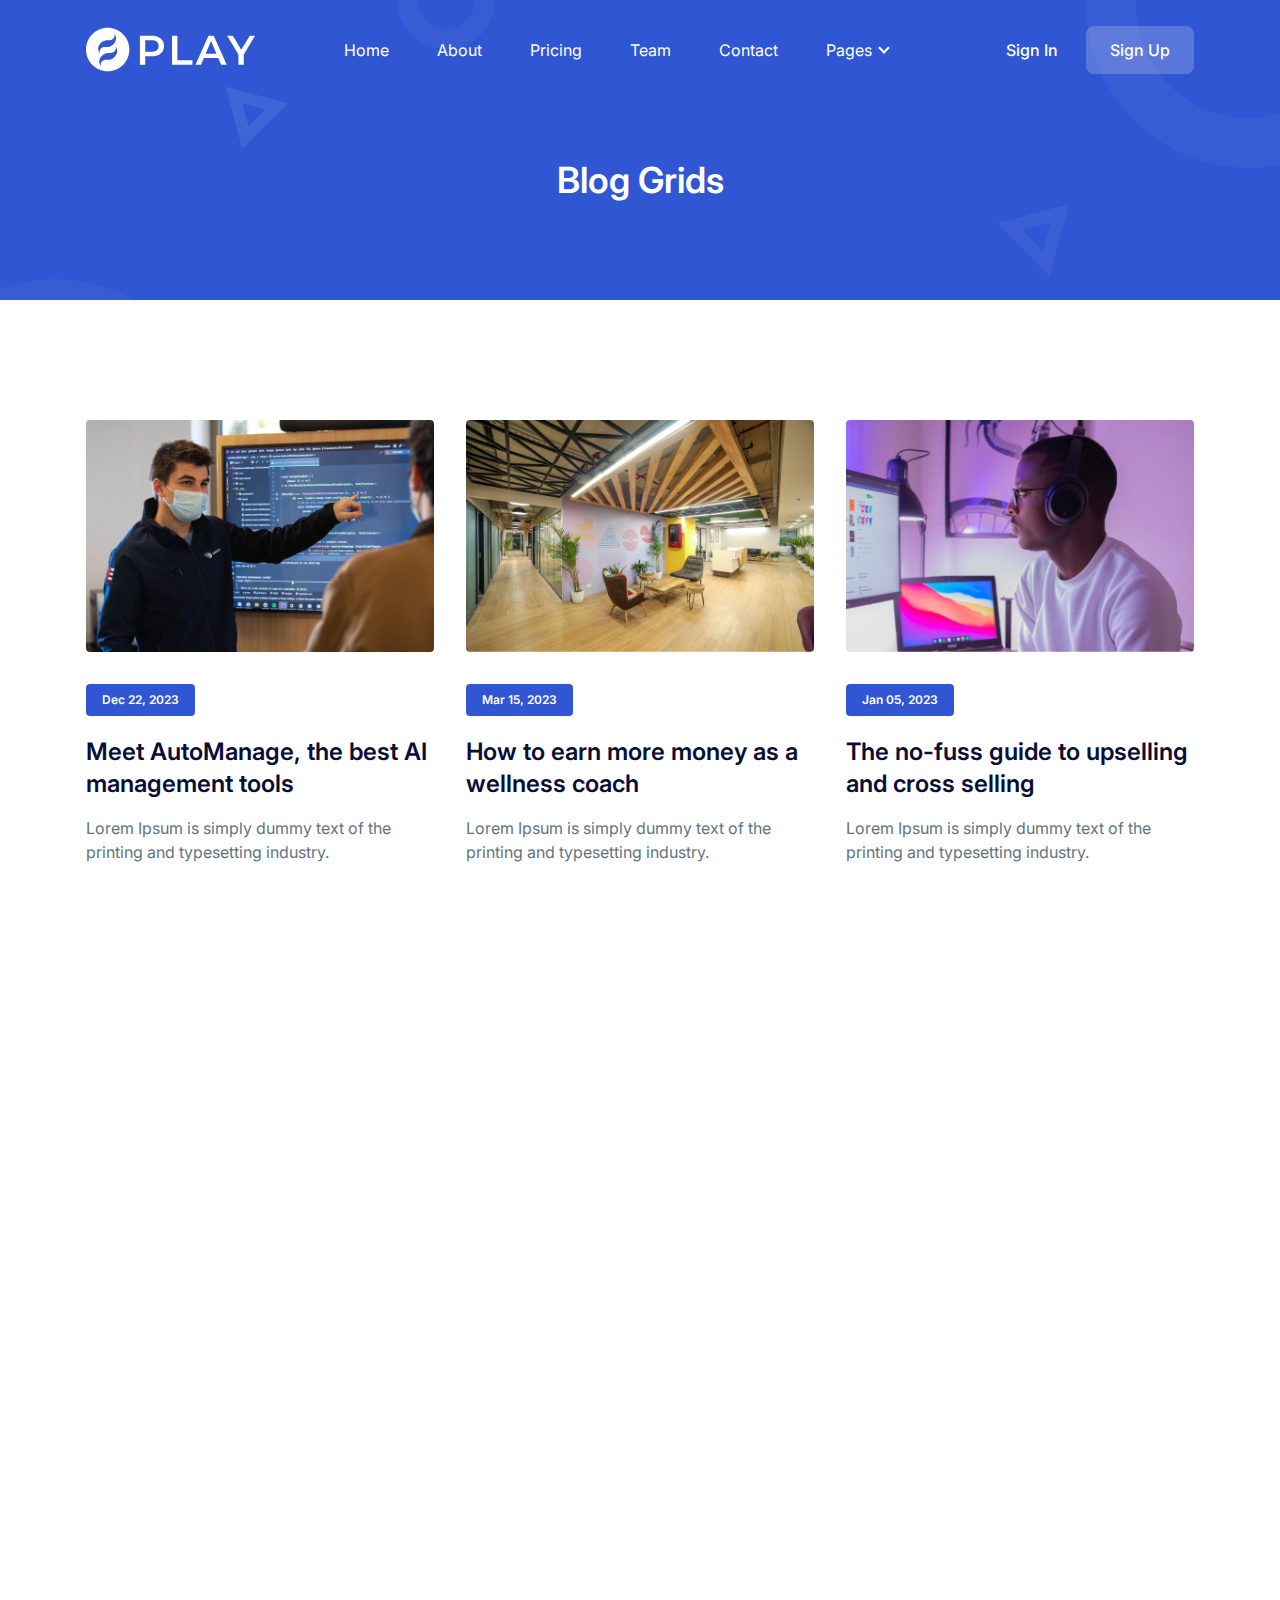
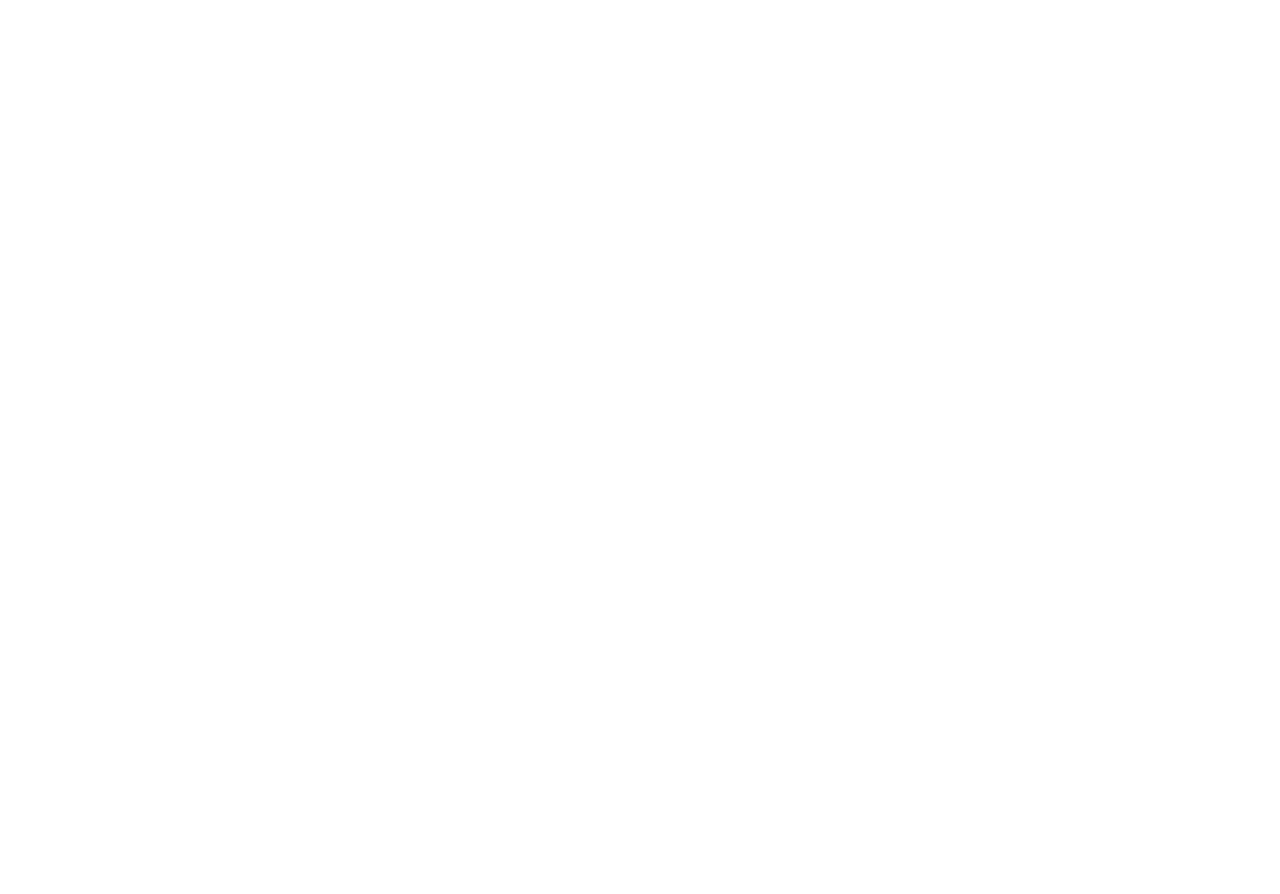
<file: blog-grids.html>
<!DOCTYPE html>
<html lang="en">
  <head>
    <meta charset="UTF-8" />
    <meta http-equiv="X-UA-Compatible" content="IE=edge" />
    <meta name="viewport" content="width=device-width, initial-scale=1.0" />
    <title>Blog Grids | Play Tailwind</title>
    <link
      rel="shortcut icon"
      href="assets/images/favicon.png"
      type="image/x-icon"
    />
    <link rel="stylesheet" href="assets/css/animate.css" />
    <link rel="stylesheet" href="assets/css/tailwind.css" />

    <!-- ==== WOW JS ==== -->
    <script src="assets/js/wow.min.js"></script>
    <script>
      new WOW().init();
    </script>
  </head>
  <body>
    <!-- ====== Navbar Section Start -->
    <div
      class="ud-header absolute top-0 left-0 z-40 flex w-full items-center bg-transparent"
    >
      <div class="container">
        <div class="relative -mx-4 flex items-center justify-between">
          <div class="w-60 max-w-full px-4">
            <a href="index.html" class="navbar-logo block w-full py-5">
              <img
                src="assets/images/logo/logo-white.svg"
                alt="logo"
                class="header-logo w-full"
              />
            </a>
          </div>
          <div class="flex w-full items-center justify-between px-4">
            <div>
              <button
                id="navbarToggler"
                class="absolute right-4 top-1/2 block -translate-y-1/2 rounded-lg px-3 py-[6px] ring-primary focus:ring-2 lg:hidden"
              >
                <span
                  class="relative my-[6px] block h-[2px] w-[30px] bg-white"
                ></span>
                <span
                  class="relative my-[6px] block h-[2px] w-[30px] bg-white"
                ></span>
                <span
                  class="relative my-[6px] block h-[2px] w-[30px] bg-white"
                ></span>
              </button>
              <nav
                id="navbarCollapse"
                class="absolute right-4 top-full hidden w-full max-w-[250px] rounded-lg bg-white py-5 shadow-lg lg:static lg:block lg:w-full lg:max-w-full lg:bg-transparent lg:py-0 lg:px-4 lg:shadow-none xl:px-6"
              >
                <ul class="blcok lg:flex">
                  <li class="group relative">
                    <a
                      href="/#home"
                      class="ud-menu-scroll mx-8 flex py-2 text-base text-dark group-hover:text-primary lg:mr-0 lg:inline-flex lg:py-6 lg:px-0 lg:text-white lg:group-hover:text-white lg:group-hover:opacity-70"
                    >
                      Home
                    </a>
                  </li>
                  <li class="group relative">
                    <a
                      href="/#about"
                      class="ud-menu-scroll mx-8 flex py-2 text-base text-dark group-hover:text-primary lg:mr-0 lg:ml-7 lg:inline-flex lg:py-6 lg:px-0 lg:text-white lg:group-hover:text-white lg:group-hover:opacity-70 xl:ml-12"
                    >
                      About
                    </a>
                  </li>
                  <li class="group relative">
                    <a
                      href="/#pricing"
                      class="ud-menu-scroll mx-8 flex py-2 text-base text-dark group-hover:text-primary lg:mr-0 lg:ml-7 lg:inline-flex lg:py-6 lg:px-0 lg:text-white lg:group-hover:text-white lg:group-hover:opacity-70 xl:ml-12"
                    >
                      Pricing
                    </a>
                  </li>
                  <li class="group relative">
                    <a
                      href="/#team"
                      class="ud-menu-scroll mx-8 flex py-2 text-base text-dark group-hover:text-primary lg:mr-0 lg:ml-7 lg:inline-flex lg:py-6 lg:px-0 lg:text-white lg:group-hover:text-white lg:group-hover:opacity-70 xl:ml-12"
                    >
                      Team
                    </a>
                  </li>
                  <li class="group relative">
                    <a
                      href="/#contact"
                      class="ud-menu-scroll mx-8 flex py-2 text-base text-dark group-hover:text-primary lg:mr-0 lg:ml-7 lg:inline-flex lg:py-6 lg:px-0 lg:text-white lg:group-hover:text-white lg:group-hover:opacity-70 xl:ml-12"
                    >
                      Contact
                    </a>
                  </li>
                  <li class="submenu-item group relative">
                    <a
                      href="javascript:void(0)"
                      class="relative mx-8 flex py-2 text-base text-dark after:absolute after:right-1 after:top-1/2 after:mt-[-2px] after:h-2 after:w-2 after:-translate-y-1/2 after:rotate-45 after:border-b-2 after:border-r-2 after:border-current group-hover:text-primary lg:mr-0 lg:ml-8 lg:inline-flex lg:py-6 lg:pl-0 lg:pr-4 lg:text-white lg:after:right-0 lg:group-hover:text-white lg:group-hover:opacity-70 xl:ml-12"
                    >
                      Pages
                    </a>
                    <div
                      class="submenu relative top-full left-0 hidden w-[250px] rounded-sm bg-white p-4 transition-[top] duration-300 group-hover:opacity-100 lg:invisible lg:absolute lg:top-[110%] lg:block lg:opacity-0 lg:shadow-lg lg:group-hover:visible lg:group-hover:top-full"
                    >
                      <a
                        href="about.html"
                        class="block rounded py-[10px] px-4 text-sm text-body-color hover:text-primary"
                      >
                        About Page
                      </a>
                      <a
                        href="pricing.html"
                        class="block rounded py-[10px] px-4 text-sm text-body-color hover:text-primary"
                      >
                        Pricing Page
                      </a>
                      <a
                        href="contact.html"
                        class="block rounded py-[10px] px-4 text-sm text-body-color hover:text-primary"
                      >
                        Contact Page
                      </a>
                      <a
                        href="blog-grids.html"
                        class="block rounded py-[10px] px-4 text-sm text-body-color hover:text-primary"
                      >
                        Blog Grid Page
                      </a>
                      <a
                        href="blog-details.html"
                        class="block rounded py-[10px] px-4 text-sm text-body-color hover:text-primary"
                      >
                        Blog Details Page
                      </a>
                      <a
                        href="signup.html"
                        class="block rounded py-[10px] px-4 text-sm text-body-color hover:text-primary"
                      >
                        Sign Up Page
                      </a>
                      <a
                        href="signin.html"
                        class="block rounded py-[10px] px-4 text-sm text-body-color hover:text-primary"
                      >
                        Sign In Page
                      </a>
                      <a
                        href="404.html"
                        class="block rounded py-[10px] px-4 text-sm text-body-color hover:text-primary"
                      >
                        404 Page
                      </a>
                    </div>
                  </li>
                </ul>
              </nav>
            </div>
            <div class="hidden justify-end pr-16 sm:flex lg:pr-0">
              <a
                href="signin.html"
                class="loginBtn py-3 px-7 text-base font-medium text-white hover:opacity-70"
              >
                Sign In
              </a>
              <a
                href="signup.html"
                class="signUpBtn rounded-lg bg-white bg-opacity-20 py-3 px-6 text-base font-medium text-white duration-300 ease-in-out hover:bg-opacity-100 hover:text-dark"
              >
                Sign Up
              </a>
            </div>
          </div>
        </div>
      </div>
    </div>
    <!-- ====== Navbar Section End -->

    <!-- ====== Banner Section Start -->
    <div
      class="relative z-10 overflow-hidden bg-primary pt-[120px] pb-[100px] md:pt-[130px] lg:pt-[160px]"
    >
      <div class="container">
        <div class="-mx-4 flex flex-wrap items-center">
          <div class="w-full px-4">
            <div class="text-center">
              <h1 class="text-4xl font-semibold text-white">Blog Grids</h1>
            </div>
          </div>
        </div>
      </div>
      <div>
        <span class="absolute top-0 left-0 z-[-1]">
          <svg
            width="495"
            height="470"
            viewBox="0 0 495 470"
            fill="none"
            xmlns="http://www.w3.org/2000/svg"
          >
            <circle
              cx="55"
              cy="442"
              r="138"
              stroke="white"
              stroke-opacity="0.04"
              stroke-width="50"
            />
            <circle
              cx="446"
              r="39"
              stroke="white"
              stroke-opacity="0.04"
              stroke-width="20"
            />
            <path
              d="M245.406 137.609L233.985 94.9852L276.609 106.406L245.406 137.609Z"
              stroke="white"
              stroke-opacity="0.08"
              stroke-width="12"
            />
          </svg>
        </span>
        <span class="absolute top-0 right-0 z-[-1]">
          <svg
            width="493"
            height="470"
            viewBox="0 0 493 470"
            fill="none"
            xmlns="http://www.w3.org/2000/svg"
          >
            <circle
              cx="462"
              cy="5"
              r="138"
              stroke="white"
              stroke-opacity="0.04"
              stroke-width="50"
            />
            <circle
              cx="49"
              cy="470"
              r="39"
              stroke="white"
              stroke-opacity="0.04"
              stroke-width="20"
            />
            <path
              d="M222.393 226.701L272.808 213.192L259.299 263.607L222.393 226.701Z"
              stroke="white"
              stroke-opacity="0.06"
              stroke-width="13"
            />
          </svg>
        </span>
      </div>
    </div>
    <!-- ====== Banner Section End -->

    <!-- ====== Blog Section Start -->
    <section class="pt-20 pb-10 lg:pt-[120px] lg:pb-20">
      <div class="container">
        <div class="-mx-4 flex flex-wrap">
          <div class="w-full px-4 md:w-1/2 lg:w-1/3">
            <div class="wow fadeInUp group mb-10" data-wow-delay=".1s">
              <div class="mb-8 overflow-hidden rounded">
                <a href="blog-details.html" class="block">
                  <img
                    src="assets/images/blog/blog-01.jpg"
                    alt="image"
                    class="w-full transition group-hover:rotate-6 group-hover:scale-125"
                  />
                </a>
              </div>
              <div>
                <span
                  class="mb-5 inline-block rounded bg-primary py-1 px-4 text-center text-xs font-semibold leading-loose text-white"
                >
                  Dec 22, 2023
                </span>
                <h3>
                  <a
                    href="blog-details.html"
                    class="mb-4 inline-block text-xl font-semibold text-dark hover:text-primary sm:text-2xl lg:text-xl xl:text-2xl"
                  >
                    Meet AutoManage, the best AI management tools
                  </a>
                </h3>
                <p class="text-base text-body-color">
                  Lorem Ipsum is simply dummy text of the printing and
                  typesetting industry.
                </p>
              </div>
            </div>
          </div>
          <div class="w-full px-4 md:w-1/2 lg:w-1/3">
            <div class="wow fadeInUp group mb-10" data-wow-delay=".15s">
              <div class="mb-8 overflow-hidden rounded">
                <a href="blog-details.html" class="block">
                  <img
                    src="assets/images/blog/blog-02.jpg"
                    alt="image"
                    class="w-full transition group-hover:rotate-6 group-hover:scale-125"
                  />
                </a>
              </div>
              <div>
                <span
                  class="mb-5 inline-block rounded bg-primary py-1 px-4 text-center text-xs font-semibold leading-loose text-white"
                >
                  Mar 15, 2023
                </span>
                <h3>
                  <a
                    href="blog-details.html"
                    class="mb-4 inline-block text-xl font-semibold text-dark hover:text-primary sm:text-2xl lg:text-xl xl:text-2xl"
                  >
                    How to earn more money as a wellness coach
                  </a>
                </h3>
                <p class="text-base text-body-color">
                  Lorem Ipsum is simply dummy text of the printing and
                  typesetting industry.
                </p>
              </div>
            </div>
          </div>
          <div class="w-full px-4 md:w-1/2 lg:w-1/3">
            <div class="wow fadeInUp group mb-10" data-wow-delay=".2s">
              <div class="mb-8 overflow-hidden rounded">
                <a href="blog-details.html" class="block">
                  <img
                    src="assets/images/blog/blog-03.jpg"
                    alt="image"
                    class="w-full transition group-hover:rotate-6 group-hover:scale-125"
                  />
                </a>
              </div>
              <div>
                <span
                  class="mb-5 inline-block rounded bg-primary py-1 px-4 text-center text-xs font-semibold leading-loose text-white"
                >
                  Jan 05, 2023
                </span>
                <h3>
                  <a
                    href="blog-details.html"
                    class="mb-4 inline-block text-xl font-semibold text-dark hover:text-primary sm:text-2xl lg:text-xl xl:text-2xl"
                  >
                    The no-fuss guide to upselling and cross selling
                  </a>
                </h3>
                <p class="text-base text-body-color">
                  Lorem Ipsum is simply dummy text of the printing and
                  typesetting industry.
                </p>
              </div>
            </div>
          </div>
          <div class="w-full px-4 md:w-1/2 lg:w-1/3">
            <div class="wow fadeInUp group mb-10" data-wow-delay=".1s">
              <div class="mb-8 overflow-hidden rounded">
                <a href="blog-details.html" class="block">
                  <img
                    src="assets/images/blog/blog-02.jpg"
                    alt="image"
                    class="w-full transition group-hover:rotate-6 group-hover:scale-125"
                  />
                </a>
              </div>
              <div>
                <span
                  class="mb-5 inline-block rounded bg-primary py-1 px-4 text-center text-xs font-semibold leading-loose text-white"
                >
                  Mar 15, 2023
                </span>
                <h3>
                  <a
                    href="blog-details.html"
                    class="mb-4 inline-block text-xl font-semibold text-dark hover:text-primary sm:text-2xl lg:text-xl xl:text-2xl"
                  >
                    How to earn more money as a wellness coach
                  </a>
                </h3>
                <p class="text-base text-body-color">
                  Lorem Ipsum is simply dummy text of the printing and
                  typesetting industry.
                </p>
              </div>
            </div>
          </div>
          <div class="w-full px-4 md:w-1/2 lg:w-1/3">
            <div class="wow fadeInUp group mb-10" data-wow-delay=".15s">
              <div class="mb-8 overflow-hidden rounded">
                <a href="blog-details.html" class="block">
                  <img
                    src="assets/images/blog/blog-03.jpg"
                    alt="image"
                    class="w-full transition group-hover:rotate-6 group-hover:scale-125"
                  />
                </a>
              </div>
              <div>
                <span
                  class="mb-5 inline-block rounded bg-primary py-1 px-4 text-center text-xs font-semibold leading-loose text-white"
                >
                  Jan 05, 2023
                </span>
                <h3>
                  <a
                    href="blog-details.html"
                    class="mb-4 inline-block text-xl font-semibold text-dark hover:text-primary sm:text-2xl lg:text-xl xl:text-2xl"
                  >
                    The no-fuss guide to upselling and cross selling
                  </a>
                </h3>
                <p class="text-base text-body-color">
                  Lorem Ipsum is simply dummy text of the printing and
                  typesetting industry.
                </p>
              </div>
            </div>
          </div>
          <div class="w-full px-4 md:w-1/2 lg:w-1/3">
            <div class="wow fadeInUp group mb-10" data-wow-delay=".2s">
              <div class="mb-8 overflow-hidden rounded">
                <a href="blog-details.html" class="block">
                  <img
                    src="assets/images/blog/blog-01.jpg"
                    alt="image"
                    class="w-full transition group-hover:rotate-6 group-hover:scale-125"
                  />
                </a>
              </div>
              <div>
                <span
                  class="mb-5 inline-block rounded bg-primary py-1 px-4 text-center text-xs font-semibold leading-loose text-white"
                >
                  Dec 22, 2023
                </span>
                <h3>
                  <a
                    href="blog-details.html"
                    class="mb-4 inline-block text-xl font-semibold text-dark hover:text-primary sm:text-2xl lg:text-xl xl:text-2xl"
                  >
                    Meet AutoManage, the best AI management tools
                  </a>
                </h3>
                <p class="text-base text-body-color">
                  Lorem Ipsum is simply dummy text of the printing and
                  typesetting industry.
                </p>
              </div>
            </div>
          </div>
          <div class="w-full px-4 md:w-1/2 lg:w-1/3">
            <div class="wow fadeInUp group mb-10" data-wow-delay=".1s">
              <div class="mb-8 overflow-hidden rounded">
                <a href="blog-details.html" class="block">
                  <img
                    src="assets/images/blog/blog-01.jpg"
                    alt="image"
                    class="w-full transition group-hover:rotate-6 group-hover:scale-125"
                  />
                </a>
              </div>
              <div>
                <span
                  class="mb-5 inline-block rounded bg-primary py-1 px-4 text-center text-xs font-semibold leading-loose text-white"
                >
                  Dec 22, 2023
                </span>
                <h3>
                  <a
                    href="blog-details.html"
                    class="mb-4 inline-block text-xl font-semibold text-dark hover:text-primary sm:text-2xl lg:text-xl xl:text-2xl"
                  >
                    Meet AutoManage, the best AI management tools
                  </a>
                </h3>
                <p class="text-base text-body-color">
                  Lorem Ipsum is simply dummy text of the printing and
                  typesetting industry.
                </p>
              </div>
            </div>
          </div>
          <div class="w-full px-4 md:w-1/2 lg:w-1/3">
            <div class="wow fadeInUp group mb-10" data-wow-delay=".15s">
              <div class="mb-8 overflow-hidden rounded">
                <a href="blog-details.html" class="block">
                  <img
                    src="assets/images/blog/blog-02.jpg"
                    alt="image"
                    class="w-full transition group-hover:rotate-6 group-hover:scale-125"
                  />
                </a>
              </div>
              <div>
                <span
                  class="mb-5 inline-block rounded bg-primary py-1 px-4 text-center text-xs font-semibold leading-loose text-white"
                >
                  Mar 15, 2023
                </span>
                <h3>
                  <a
                    href="blog-details.html"
                    class="mb-4 inline-block text-xl font-semibold text-dark hover:text-primary sm:text-2xl lg:text-xl xl:text-2xl"
                  >
                    How to earn more money as a wellness coach
                  </a>
                </h3>
                <p class="text-base text-body-color">
                  Lorem Ipsum is simply dummy text of the printing and
                  typesetting industry.
                </p>
              </div>
            </div>
          </div>
          <div class="w-full px-4 md:w-1/2 lg:w-1/3">
            <div class="wow fadeInUp group mb-10" data-wow-delay=".2s">
              <div class="mb-8 overflow-hidden rounded">
                <a href="blog-details.html" class="block">
                  <img
                    src="assets/images/blog/blog-03.jpg"
                    alt="image"
                    class="w-full transition group-hover:rotate-6 group-hover:scale-125"
                  />
                </a>
              </div>
              <div>
                <span
                  class="mb-5 inline-block rounded bg-primary py-1 px-4 text-center text-xs font-semibold leading-loose text-white"
                >
                  Jan 05, 2023
                </span>
                <h3>
                  <a
                    href="blog-details.html"
                    class="mb-4 inline-block text-xl font-semibold text-dark hover:text-primary sm:text-2xl lg:text-xl xl:text-2xl"
                  >
                    The no-fuss guide to upselling and cross selling
                  </a>
                </h3>
                <p class="text-base text-body-color">
                  Lorem Ipsum is simply dummy text of the printing and
                  typesetting industry.
                </p>
              </div>
            </div>
          </div>
        </div>
      </div>
    </section>
    <!-- ====== Blog Section End -->

    <!-- ====== Footer Section Start -->
    <footer
      class="wow fadeInUp relative z-10 bg-black pt-20 lg:pt-[120px]"
      data-wow-delay=".15s"
    >
      <div class="container">
        <div class="-mx-4 flex flex-wrap">
          <div class="w-full px-4 sm:w-1/2 md:w-1/2 lg:w-4/12 xl:w-3/12">
            <div class="mb-10 w-full">
              <a
                href="javascript:void(0)"
                class="mb-6 inline-block max-w-[160px]"
              >
                <img
                  src="assets/images/logo/logo-white.svg"
                  alt="logo"
                  class="max-w-full"
                />
              </a>
              <p class="mb-7 text-base text-[#f3f4fe]">
                We create digital experiences for brands and companies by using
                technology.
              </p>
              <div class="-mx-3 flex items-center">
                <a
                  href="javascript:void(0)"
                  class="px-3 text-[#dddddd] hover:text-white"
                >
                  <svg
                    width="10"
                    height="18"
                    viewBox="0 0 10 18"
                    class="fill-current"
                  >
                    <path
                      d="M9.00007 6.82105H7.50006H6.96434V6.27097V4.56571V4.01562H7.50006H8.62507C8.91971 4.01562 9.16078 3.79559 9.16078 3.46554V0.550085C9.16078 0.247538 8.9465 0 8.62507 0H6.66969C4.55361 0 3.08038 1.54024 3.08038 3.82309V6.21596V6.76605H2.54466H0.72322C0.348217 6.76605 0 7.06859 0 7.50866V9.48897C0 9.87402 0.294645 10.2316 0.72322 10.2316H2.49109H3.02681V10.7817V16.31C3.02681 16.6951 3.32145 17.0526 3.75003 17.0526H6.26791C6.42862 17.0526 6.56255 16.9701 6.66969 16.8601C6.77684 16.7501 6.8572 16.5576 6.8572 16.3925V10.8092V10.2591H7.4197H8.62507C8.97328 10.2591 9.24114 10.0391 9.29471 9.709V9.6815V9.65399L9.66972 7.7562C9.6965 7.56367 9.66972 7.34363 9.509 7.1236C9.45543 6.98608 9.21436 6.84856 9.00007 6.82105Z"
                    />
                  </svg>
                </a>
                <a
                  href="javascript:void(0)"
                  class="px-3 text-[#dddddd] hover:text-white"
                >
                  <svg
                    width="19"
                    height="15"
                    viewBox="0 0 19 15"
                    class="fill-current"
                  >
                    <path
                      d="M16.2622 3.17878L17.33 1.93293C17.6391 1.59551 17.7234 1.33595 17.7515 1.20618C16.9085 1.67337 16.1217 1.82911 15.6159 1.82911H15.4192L15.3068 1.72528C14.6324 1.18022 13.7894 0.894714 12.8902 0.894714C10.9233 0.894714 9.37779 2.40012 9.37779 4.13913C9.37779 4.24295 9.37779 4.39868 9.40589 4.5025L9.49019 5.02161L8.90009 4.99565C5.30334 4.89183 2.35288 2.03675 1.87518 1.5436C1.08839 2.84136 1.53799 4.08722 2.01568 4.86587L2.97107 6.31937L1.45369 5.54071C1.48179 6.63084 1.93138 7.48736 2.80247 8.11029L3.56116 8.62939L2.80247 8.9149C3.28017 10.2386 4.34795 10.7837 5.13474 10.9913L6.17443 11.2509L5.19094 11.8738C3.61736 12.912 1.65039 12.8342 0.779297 12.7563C2.54957 13.8983 4.65705 14.1579 6.11823 14.1579C7.21412 14.1579 8.02901 14.0541 8.2257 13.9762C16.0936 12.2631 16.4589 5.77431 16.4589 4.47655V4.29486L16.6275 4.19104C17.5829 3.36047 17.9763 2.91923 18.2011 2.65967C18.1168 2.68563 18.0044 2.73754 17.892 2.7635L16.2622 3.17878Z"
                    />
                  </svg>
                </a>
                <a
                  href="javascript:void(0)"
                  class="px-3 text-[#dddddd] hover:text-white"
                >
                  <svg
                    width="18"
                    height="18"
                    viewBox="0 0 18 18"
                    class="fill-current"
                  >
                    <path
                      d="M8.91688 12.4995C10.6918 12.4995 12.1306 11.0911 12.1306 9.35385C12.1306 7.61655 10.6918 6.20819 8.91688 6.20819C7.14197 6.20819 5.70312 7.61655 5.70312 9.35385C5.70312 11.0911 7.14197 12.4995 8.91688 12.4995Z"
                    />
                    <path
                      d="M12.4078 0.947388H5.37075C2.57257 0.947388 0.300781 3.17104 0.300781 5.90993V12.7436C0.300781 15.5367 2.57257 17.7604 5.37075 17.7604H12.3524C15.2059 17.7604 17.4777 15.5367 17.4777 12.7978V5.90993C17.4777 3.17104 15.2059 0.947388 12.4078 0.947388ZM8.91696 13.4758C6.56206 13.4758 4.70584 11.6047 4.70584 9.35389C4.70584 7.10312 6.58976 5.23199 8.91696 5.23199C11.2165 5.23199 13.1004 7.10312 13.1004 9.35389C13.1004 11.6047 11.2442 13.4758 8.91696 13.4758ZM14.735 5.61164C14.4579 5.90993 14.0423 6.07264 13.5714 6.07264C13.1558 6.07264 12.7402 5.90993 12.4078 5.61164C12.103 5.31334 11.9368 4.9337 11.9368 4.47269C11.9368 4.01169 12.103 3.65916 12.4078 3.33375C12.7125 3.00834 13.1004 2.84563 13.5714 2.84563C13.9869 2.84563 14.4302 3.00834 14.735 3.30663C15.012 3.65916 15.2059 4.06593 15.2059 4.49981C15.1782 4.9337 15.012 5.31334 14.735 5.61164Z"
                    />
                    <path
                      d="M13.5985 3.82184C13.2383 3.82184 12.9336 4.12013 12.9336 4.47266C12.9336 4.82519 13.2383 5.12349 13.5985 5.12349C13.9587 5.12349 14.2634 4.82519 14.2634 4.47266C14.2634 4.12013 13.9864 3.82184 13.5985 3.82184Z"
                    />
                  </svg>
                </a>
                <a
                  href="javascript:void(0)"
                  class="px-3 text-[#dddddd] hover:text-white"
                >
                  <svg
                    width="18"
                    height="18"
                    viewBox="0 0 18 18"
                    class="fill-current"
                  >
                    <path
                      d="M16.7821 0.947388H1.84847C1.14272 0.947388 0.578125 1.49747 0.578125 2.18508V16.7623C0.578125 17.4224 1.14272 18 1.84847 18H16.7257C17.4314 18 17.996 17.4499 17.996 16.7623V2.15757C18.0525 1.49747 17.4879 0.947388 16.7821 0.947388ZM5.7442 15.4421H3.17528V7.32837H5.7442V15.4421ZM4.44563 6.2007C3.59873 6.2007 2.94944 5.5406 2.94944 4.74297C2.94944 3.94535 3.62696 3.28525 4.44563 3.28525C5.26429 3.28525 5.94181 3.94535 5.94181 4.74297C5.94181 5.5406 5.32075 6.2007 4.44563 6.2007ZM15.4835 15.4421H12.9146V11.509C12.9146 10.5739 12.8864 9.33618 11.5596 9.33618C10.2045 9.33618 10.0069 10.3813 10.0069 11.4265V15.4421H7.438V7.32837H9.95046V8.45605H9.9787C10.3457 7.79594 11.1644 7.13584 12.4347 7.13584C15.0601 7.13584 15.54 8.7861 15.54 11.0414V15.4421H15.4835Z"
                    />
                  </svg>
                </a>
              </div>
            </div>
          </div>
          <div class="w-full px-4 sm:w-1/2 md:w-1/2 lg:w-2/12 xl:w-2/12">
            <div class="mb-10 w-full">
              <h4 class="mb-9 text-lg font-semibold text-white">About Us</h4>
              <ul>
                <li>
                  <a
                    href="javascript:void(0)"
                    class="mb-2 inline-block text-base leading-loose text-[#f3f4fe] hover:text-primary"
                  >
                    Home
                  </a>
                </li>
                <li>
                  <a
                    href="javascript:void(0)"
                    class="mb-2 inline-block text-base leading-loose text-[#f3f4fe] hover:text-primary"
                  >
                    Features
                  </a>
                </li>
                <li>
                  <a
                    href="javascript:void(0)"
                    class="mb-2 inline-block text-base leading-loose text-[#f3f4fe] hover:text-primary"
                  >
                    About
                  </a>
                </li>
                <li>
                  <a
                    href="javascript:void(0)"
                    class="mb-2 inline-block text-base leading-loose text-[#f3f4fe] hover:text-primary"
                  >
                    Testimonial
                  </a>
                </li>
              </ul>
            </div>
          </div>
          <div class="w-full px-4 sm:w-1/2 md:w-1/2 lg:w-3/12 xl:w-2/12">
            <div class="mb-10 w-full">
              <h4 class="mb-9 text-lg font-semibold text-white">Features</h4>
              <ul>
                <li>
                  <a
                    href="javascript:void(0)"
                    class="mb-2 inline-block text-base leading-loose text-[#f3f4fe] hover:text-primary"
                  >
                    How it works
                  </a>
                </li>
                <li>
                  <a
                    href="javascript:void(0)"
                    class="mb-2 inline-block text-base leading-loose text-[#f3f4fe] hover:text-primary"
                  >
                    Privacy policy
                  </a>
                </li>
                <li>
                  <a
                    href="javascript:void(0)"
                    class="mb-2 inline-block text-base leading-loose text-[#f3f4fe] hover:text-primary"
                  >
                    Terms of Service
                  </a>
                </li>
                <li>
                  <a
                    href="javascript:void(0)"
                    class="mb-2 inline-block text-base leading-loose text-[#f3f4fe] hover:text-primary"
                  >
                    Refund policy
                  </a>
                </li>
              </ul>
            </div>
          </div>
          <div class="w-full px-4 sm:w-1/2 md:w-1/2 lg:w-3/12 xl:w-2/12">
            <div class="mb-10 w-full">
              <h4 class="mb-9 text-lg font-semibold text-white">
                Our Products
              </h4>
              <ul>
                <li>
                  <a
                    href="javascript:void(0)"
                    class="mb-2 inline-block text-base leading-loose text-[#f3f4fe] hover:text-primary"
                  >
                    LineIcons
                  </a>
                </li>
                <li>
                  <a
                    href="javascript:void(0)"
                    class="mb-2 inline-block text-base leading-loose text-[#f3f4fe] hover:text-primary"
                  >
                    Ecommerce HTML
                  </a>
                </li>
                <li>
                  <a
                    href="javascript:void(0)"
                    class="mb-2 inline-block text-base leading-loose text-[#f3f4fe] hover:text-primary"
                  >
                    Ayro UI
                  </a>
                </li>
                <li>
                  <a
                    href="javascript:void(0)"
                    class="mb-2 inline-block text-base leading-loose text-[#f3f4fe] hover:text-primary"
                  >
                    PlainAdmin
                  </a>
                </li>
              </ul>
            </div>
          </div>
          <div class="w-full px-4 md:w-2/3 lg:w-6/12 xl:w-3/12">
            <div class="mb-10 w-full">
              <h4 class="mb-9 text-lg font-semibold text-white">Partners</h4>
              <ul class="flex flex-wrap items-center">
                <li>
                  <a
                    href="https://tailgrids.com"
                    rel="nofollow noopner"
                    target="_blank"
                    class="mb-6 mr-5 block max-w-[120px] xl:max-w-[100px] 2xl:max-w-[120px]"
                  >
                    <img
                      src="assets/images/footer/brands/tailgrids.svg"
                      alt="tailgrids"
                    />
                  </a>
                </li>
                <li>
                  <a
                    href="https://ayroui.com"
                    rel="nofollow noopner"
                    target="_blank"
                    class="mb-6 mr-5 block max-w-[120px] xl:max-w-[100px] 2xl:max-w-[120px]"
                  >
                    <img
                      src="assets/images/footer/brands/ayroui.svg"
                      alt="ayroui"
                    />
                  </a>
                </li>
                <li>
                  <a
                    href="https://ecommercehtml.com"
                    rel="nofollow noopner"
                    target="_blank"
                    class="mb-6 mr-5 block max-w-[120px] xl:max-w-[100px] 2xl:max-w-[120px]"
                  >
                    <img
                      src="assets/images/footer/brands/ecommerce-html.svg"
                      alt="ecommerce-html"
                    />
                  </a>
                </li>
                <li>
                  <a
                    href="https://graygrids.com"
                    rel="nofollow noopner"
                    target="_blank"
                    class="mb-6 mr-5 block max-w-[120px] xl:max-w-[100px] 2xl:max-w-[120px]"
                  >
                    <img
                      src="assets/images/footer/brands/graygrids.svg"
                      alt="graygrids"
                    />
                  </a>
                </li>
                <li>
                  <a
                    href="https://lineicons.com"
                    rel="nofollow noopner"
                    target="_blank"
                    class="mb-6 mr-5 block max-w-[120px] xl:max-w-[100px] 2xl:max-w-[120px]"
                  >
                    <img
                      src="assets/images/footer/brands/lineicons.svg"
                      alt="lineicons"
                    />
                  </a>
                </li>
                <li>
                  <a
                    href="https://uideck.com"
                    rel="nofollow noopner"
                    target="_blank"
                    class="mb-6 mr-5 block max-w-[120px] xl:max-w-[100px] 2xl:max-w-[120px]"
                  >
                    <img
                      src="assets/images/footer/brands/uideck.svg"
                      alt="uideck"
                    />
                  </a>
                </li>
              </ul>
            </div>
          </div>
        </div>
      </div>

      <div class="mt-12 border-t border-opacity-40 py-8 lg:mt-[60px]">
        <div class="container">
          <div class="-mx-4 flex flex-wrap">
            <div class="w-full px-4 md:w-2/3 lg:w-1/2">
              <div class="my-1">
                <div
                  class="-mx-3 flex items-center justify-center md:justify-start"
                >
                  <a
                    href="javascript:void(0)"
                    class="px-3 text-base text-[#f3f4fe] hover:text-primary"
                  >
                    Privacy policy
                  </a>
                  <a
                    href="javascript:void(0)"
                    class="px-3 text-base text-[#f3f4fe] hover:text-primary"
                  >
                    Legal notice
                  </a>
                  <a
                    href="javascript:void(0)"
                    class="px-3 text-base text-[#f3f4fe] hover:text-primary"
                  >
                    Terms of service
                  </a>
                </div>
              </div>
            </div>
            <div class="w-full px-4 md:w-1/3 lg:w-1/2">
              <div class="my-1 flex justify-center md:justify-end">
                <p class="text-base text-[#f3f4fe]">
                  Handcrafted with 💖 from 🍁 - DEVAA Mobile Security
                </p>
              </div>
            </div>
          </div>
        </div>
      </div>

      <div>
        <span class="absolute left-0 top-0 z-[-1]">
          <img src="assets/images/footer/shape-1.svg" alt="" />
        </span>

        <span class="absolute bottom-0 right-0 z-[-1]">
          <img src="assets/images/footer/shape-3.svg" alt="" />
        </span>

        <span class="absolute top-0 right-0 z-[-1]">
          <svg
            width="102"
            height="102"
            viewBox="0 0 102 102"
            fill="none"
            xmlns="http://www.w3.org/2000/svg"
          >
            <path
              d="M1.8667 33.1956C2.89765 33.1956 3.7334 34.0318 3.7334 35.0633C3.7334 36.0947 2.89765 36.9309 1.8667 36.9309C0.835744 36.9309 4.50645e-08 36.0947 0 35.0633C-4.50645e-08 34.0318 0.835744 33.1956 1.8667 33.1956Z"
              fill="white"
              fill-opacity="0.08"
            ></path>
            <path
              d="M18.2939 33.1956C19.3249 33.1956 20.1606 34.0318 20.1606 35.0633C20.1606 36.0947 19.3249 36.9309 18.2939 36.9309C17.263 36.9309 16.4272 36.0947 16.4272 35.0633C16.4272 34.0318 17.263 33.1956 18.2939 33.1956Z"
              fill="white"
              fill-opacity="0.08"
            ></path>
            <path
              d="M34.7209 33.195C35.7519 33.195 36.5876 34.0311 36.5876 35.0626C36.5876 36.0941 35.7519 36.9303 34.7209 36.9303C33.69 36.9303 32.8542 36.0941 32.8542 35.0626C32.8542 34.0311 33.69 33.195 34.7209 33.195Z"
              fill="white"
              fill-opacity="0.08"
            ></path>
            <path
              d="M50.9341 33.195C51.965 33.195 52.8008 34.0311 52.8008 35.0626C52.8008 36.0941 51.965 36.9303 50.9341 36.9303C49.9031 36.9303 49.0674 36.0941 49.0674 35.0626C49.0674 34.0311 49.9031 33.195 50.9341 33.195Z"
              fill="white"
              fill-opacity="0.08"
            ></path>
            <path
              d="M1.8667 16.7605C2.89765 16.7605 3.7334 17.5966 3.7334 18.6281C3.7334 19.6596 2.89765 20.4957 1.8667 20.4957C0.835744 20.4957 4.50645e-08 19.6596 0 18.6281C-4.50645e-08 17.5966 0.835744 16.7605 1.8667 16.7605Z"
              fill="white"
              fill-opacity="0.08"
            ></path>
            <path
              d="M18.2939 16.7605C19.3249 16.7605 20.1606 17.5966 20.1606 18.6281C20.1606 19.6596 19.3249 20.4957 18.2939 20.4957C17.263 20.4957 16.4272 19.6596 16.4272 18.6281C16.4272 17.5966 17.263 16.7605 18.2939 16.7605Z"
              fill="white"
              fill-opacity="0.08"
            ></path>
            <path
              d="M34.7209 16.7605C35.7519 16.7605 36.5876 17.5966 36.5876 18.6281C36.5876 19.6596 35.7519 20.4957 34.7209 20.4957C33.69 20.4957 32.8542 19.6596 32.8542 18.6281C32.8542 17.5966 33.69 16.7605 34.7209 16.7605Z"
              fill="white"
              fill-opacity="0.08"
            ></path>
            <path
              d="M50.9341 16.7605C51.965 16.7605 52.8008 17.5966 52.8008 18.6281C52.8008 19.6596 51.965 20.4957 50.9341 20.4957C49.9031 20.4957 49.0674 19.6596 49.0674 18.6281C49.0674 17.5966 49.9031 16.7605 50.9341 16.7605Z"
              fill="white"
              fill-opacity="0.08"
            ></path>
            <path
              d="M1.8667 0.324951C2.89765 0.324951 3.7334 1.16115 3.7334 2.19261C3.7334 3.22408 2.89765 4.06024 1.8667 4.06024C0.835744 4.06024 4.50645e-08 3.22408 0 2.19261C-4.50645e-08 1.16115 0.835744 0.324951 1.8667 0.324951Z"
              fill="white"
              fill-opacity="0.08"
            ></path>
            <path
              d="M18.2939 0.324951C19.3249 0.324951 20.1606 1.16115 20.1606 2.19261C20.1606 3.22408 19.3249 4.06024 18.2939 4.06024C17.263 4.06024 16.4272 3.22408 16.4272 2.19261C16.4272 1.16115 17.263 0.324951 18.2939 0.324951Z"
              fill="white"
              fill-opacity="0.08"
            ></path>
            <path
              d="M34.7209 0.325302C35.7519 0.325302 36.5876 1.16147 36.5876 2.19293C36.5876 3.2244 35.7519 4.06056 34.7209 4.06056C33.69 4.06056 32.8542 3.2244 32.8542 2.19293C32.8542 1.16147 33.69 0.325302 34.7209 0.325302Z"
              fill="white"
              fill-opacity="0.08"
            ></path>
            <path
              d="M50.9341 0.325302C51.965 0.325302 52.8008 1.16147 52.8008 2.19293C52.8008 3.2244 51.965 4.06056 50.9341 4.06056C49.9031 4.06056 49.0674 3.2244 49.0674 2.19293C49.0674 1.16147 49.9031 0.325302 50.9341 0.325302Z"
              fill="white"
              fill-opacity="0.08"
            ></path>
            <path
              d="M66.9037 33.1956C67.9346 33.1956 68.7704 34.0318 68.7704 35.0633C68.7704 36.0947 67.9346 36.9309 66.9037 36.9309C65.8727 36.9309 65.037 36.0947 65.037 35.0633C65.037 34.0318 65.8727 33.1956 66.9037 33.1956Z"
              fill="white"
              fill-opacity="0.08"
            ></path>
            <path
              d="M83.3307 33.1956C84.3616 33.1956 85.1974 34.0318 85.1974 35.0633C85.1974 36.0947 84.3616 36.9309 83.3307 36.9309C82.2997 36.9309 81.464 36.0947 81.464 35.0633C81.464 34.0318 82.2997 33.1956 83.3307 33.1956Z"
              fill="white"
              fill-opacity="0.08"
            ></path>
            <path
              d="M99.7576 33.1956C100.789 33.1956 101.624 34.0318 101.624 35.0633C101.624 36.0947 100.789 36.9309 99.7576 36.9309C98.7266 36.9309 97.8909 36.0947 97.8909 35.0633C97.8909 34.0318 98.7266 33.1956 99.7576 33.1956Z"
              fill="white"
              fill-opacity="0.08"
            ></path>
            <path
              d="M66.9037 16.7605C67.9346 16.7605 68.7704 17.5966 68.7704 18.6281C68.7704 19.6596 67.9346 20.4957 66.9037 20.4957C65.8727 20.4957 65.037 19.6596 65.037 18.6281C65.037 17.5966 65.8727 16.7605 66.9037 16.7605Z"
              fill="white"
              fill-opacity="0.08"
            ></path>
            <path
              d="M83.3307 16.7605C84.3616 16.7605 85.1974 17.5966 85.1974 18.6281C85.1974 19.6596 84.3616 20.4957 83.3307 20.4957C82.2997 20.4957 81.464 19.6596 81.464 18.6281C81.464 17.5966 82.2997 16.7605 83.3307 16.7605Z"
              fill="white"
              fill-opacity="0.08"
            ></path>
            <path
              d="M99.7576 16.7605C100.789 16.7605 101.624 17.5966 101.624 18.6281C101.624 19.6596 100.789 20.4957 99.7576 20.4957C98.7266 20.4957 97.8909 19.6596 97.8909 18.6281C97.8909 17.5966 98.7266 16.7605 99.7576 16.7605Z"
              fill="white"
              fill-opacity="0.08"
            ></path>
            <path
              d="M66.9037 0.324966C67.9346 0.324966 68.7704 1.16115 68.7704 2.19261C68.7704 3.22408 67.9346 4.06024 66.9037 4.06024C65.8727 4.06024 65.037 3.22408 65.037 2.19261C65.037 1.16115 65.8727 0.324966 66.9037 0.324966Z"
              fill="white"
              fill-opacity="0.08"
            ></path>
            <path
              d="M83.3307 0.324951C84.3616 0.324951 85.1974 1.16115 85.1974 2.19261C85.1974 3.22408 84.3616 4.06024 83.3307 4.06024C82.2997 4.06024 81.464 3.22408 81.464 2.19261C81.464 1.16115 82.2997 0.324951 83.3307 0.324951Z"
              fill="white"
              fill-opacity="0.08"
            ></path>
            <path
              d="M99.7576 0.324951C100.789 0.324951 101.624 1.16115 101.624 2.19261C101.624 3.22408 100.789 4.06024 99.7576 4.06024C98.7266 4.06024 97.8909 3.22408 97.8909 2.19261C97.8909 1.16115 98.7266 0.324951 99.7576 0.324951Z"
              fill="white"
              fill-opacity="0.08"
            ></path>
            <path
              d="M1.8667 82.2029C2.89765 82.2029 3.7334 83.039 3.7334 84.0705C3.7334 85.102 2.89765 85.9382 1.8667 85.9382C0.835744 85.9382 4.50645e-08 85.102 0 84.0705C-4.50645e-08 83.039 0.835744 82.2029 1.8667 82.2029Z"
              fill="white"
              fill-opacity="0.08"
            ></path>
            <path
              d="M18.2939 82.2029C19.3249 82.2029 20.1606 83.039 20.1606 84.0705C20.1606 85.102 19.3249 85.9382 18.2939 85.9382C17.263 85.9382 16.4272 85.102 16.4272 84.0705C16.4272 83.039 17.263 82.2029 18.2939 82.2029Z"
              fill="white"
              fill-opacity="0.08"
            ></path>
            <path
              d="M34.7209 82.2026C35.7519 82.2026 36.5876 83.0387 36.5876 84.0702C36.5876 85.1017 35.7519 85.9378 34.7209 85.9378C33.69 85.9378 32.8542 85.1017 32.8542 84.0702C32.8542 83.0387 33.69 82.2026 34.7209 82.2026Z"
              fill="white"
              fill-opacity="0.08"
            ></path>
            <path
              d="M50.9341 82.2026C51.965 82.2026 52.8008 83.0387 52.8008 84.0702C52.8008 85.1017 51.965 85.9378 50.9341 85.9378C49.9031 85.9378 49.0674 85.1017 49.0674 84.0702C49.0674 83.0387 49.9031 82.2026 50.9341 82.2026Z"
              fill="white"
              fill-opacity="0.08"
            ></path>
            <path
              d="M1.8667 65.7677C2.89765 65.7677 3.7334 66.6039 3.7334 67.6353C3.7334 68.6668 2.89765 69.503 1.8667 69.503C0.835744 69.503 4.50645e-08 68.6668 0 67.6353C-4.50645e-08 66.6039 0.835744 65.7677 1.8667 65.7677Z"
              fill="white"
              fill-opacity="0.08"
            ></path>
            <path
              d="M18.2939 65.7677C19.3249 65.7677 20.1606 66.6039 20.1606 67.6353C20.1606 68.6668 19.3249 69.503 18.2939 69.503C17.263 69.503 16.4272 68.6668 16.4272 67.6353C16.4272 66.6039 17.263 65.7677 18.2939 65.7677Z"
              fill="white"
              fill-opacity="0.08"
            ></path>
            <path
              d="M34.7209 65.7674C35.7519 65.7674 36.5876 66.6036 36.5876 67.635C36.5876 68.6665 35.7519 69.5027 34.7209 69.5027C33.69 69.5027 32.8542 68.6665 32.8542 67.635C32.8542 66.6036 33.69 65.7674 34.7209 65.7674Z"
              fill="white"
              fill-opacity="0.08"
            ></path>
            <path
              d="M50.9341 65.7674C51.965 65.7674 52.8008 66.6036 52.8008 67.635C52.8008 68.6665 51.965 69.5027 50.9341 69.5027C49.9031 69.5027 49.0674 68.6665 49.0674 67.635C49.0674 66.6036 49.9031 65.7674 50.9341 65.7674Z"
              fill="white"
              fill-opacity="0.08"
            ></path>
            <path
              d="M1.8667 98.2644C2.89765 98.2644 3.7334 99.1005 3.7334 100.132C3.7334 101.163 2.89765 102 1.8667 102C0.835744 102 4.50645e-08 101.163 0 100.132C-4.50645e-08 99.1005 0.835744 98.2644 1.8667 98.2644Z"
              fill="white"
              fill-opacity="0.08"
            ></path>
            <path
              d="M1.8667 49.3322C2.89765 49.3322 3.7334 50.1684 3.7334 51.1998C3.7334 52.2313 2.89765 53.0675 1.8667 53.0675C0.835744 53.0675 4.50645e-08 52.2313 0 51.1998C-4.50645e-08 50.1684 0.835744 49.3322 1.8667 49.3322Z"
              fill="white"
              fill-opacity="0.08"
            ></path>
            <path
              d="M18.2939 98.2644C19.3249 98.2644 20.1606 99.1005 20.1606 100.132C20.1606 101.163 19.3249 102 18.2939 102C17.263 102 16.4272 101.163 16.4272 100.132C16.4272 99.1005 17.263 98.2644 18.2939 98.2644Z"
              fill="white"
              fill-opacity="0.08"
            ></path>
            <path
              d="M18.2939 49.3322C19.3249 49.3322 20.1606 50.1684 20.1606 51.1998C20.1606 52.2313 19.3249 53.0675 18.2939 53.0675C17.263 53.0675 16.4272 52.2313 16.4272 51.1998C16.4272 50.1684 17.263 49.3322 18.2939 49.3322Z"
              fill="white"
              fill-opacity="0.08"
            ></path>
            <path
              d="M34.7209 98.2647C35.7519 98.2647 36.5876 99.1008 36.5876 100.132C36.5876 101.164 35.7519 102 34.7209 102C33.69 102 32.8542 101.164 32.8542 100.132C32.8542 99.1008 33.69 98.2647 34.7209 98.2647Z"
              fill="white"
              fill-opacity="0.08"
            ></path>
            <path
              d="M50.9341 98.2647C51.965 98.2647 52.8008 99.1008 52.8008 100.132C52.8008 101.164 51.965 102 50.9341 102C49.9031 102 49.0674 101.164 49.0674 100.132C49.0674 99.1008 49.9031 98.2647 50.9341 98.2647Z"
              fill="white"
              fill-opacity="0.08"
            ></path>
            <path
              d="M34.7209 49.3326C35.7519 49.3326 36.5876 50.1687 36.5876 51.2002C36.5876 52.2317 35.7519 53.0678 34.7209 53.0678C33.69 53.0678 32.8542 52.2317 32.8542 51.2002C32.8542 50.1687 33.69 49.3326 34.7209 49.3326Z"
              fill="white"
              fill-opacity="0.08"
            ></path>
            <path
              d="M50.9341 49.3326C51.965 49.3326 52.8008 50.1687 52.8008 51.2002C52.8008 52.2317 51.965 53.0678 50.9341 53.0678C49.9031 53.0678 49.0674 52.2317 49.0674 51.2002C49.0674 50.1687 49.9031 49.3326 50.9341 49.3326Z"
              fill="white"
              fill-opacity="0.08"
            ></path>
            <path
              d="M66.9037 82.2029C67.9346 82.2029 68.7704 83.0391 68.7704 84.0705C68.7704 85.102 67.9346 85.9382 66.9037 85.9382C65.8727 85.9382 65.037 85.102 65.037 84.0705C65.037 83.0391 65.8727 82.2029 66.9037 82.2029Z"
              fill="white"
              fill-opacity="0.08"
            ></path>
            <path
              d="M83.3307 82.2029C84.3616 82.2029 85.1974 83.0391 85.1974 84.0705C85.1974 85.102 84.3616 85.9382 83.3307 85.9382C82.2997 85.9382 81.464 85.102 81.464 84.0705C81.464 83.0391 82.2997 82.2029 83.3307 82.2029Z"
              fill="white"
              fill-opacity="0.08"
            ></path>
            <path
              d="M99.7576 82.2029C100.789 82.2029 101.624 83.039 101.624 84.0705C101.624 85.102 100.789 85.9382 99.7576 85.9382C98.7266 85.9382 97.8909 85.102 97.8909 84.0705C97.8909 83.039 98.7266 82.2029 99.7576 82.2029Z"
              fill="white"
              fill-opacity="0.08"
            ></path>
            <path
              d="M66.9037 65.7674C67.9346 65.7674 68.7704 66.6036 68.7704 67.635C68.7704 68.6665 67.9346 69.5027 66.9037 69.5027C65.8727 69.5027 65.037 68.6665 65.037 67.635C65.037 66.6036 65.8727 65.7674 66.9037 65.7674Z"
              fill="white"
              fill-opacity="0.08"
            ></path>
            <path
              d="M83.3307 65.7677C84.3616 65.7677 85.1974 66.6039 85.1974 67.6353C85.1974 68.6668 84.3616 69.503 83.3307 69.503C82.2997 69.503 81.464 68.6668 81.464 67.6353C81.464 66.6039 82.2997 65.7677 83.3307 65.7677Z"
              fill="white"
              fill-opacity="0.08"
            ></path>
            <path
              d="M99.7576 65.7677C100.789 65.7677 101.624 66.6039 101.624 67.6353C101.624 68.6668 100.789 69.503 99.7576 69.503C98.7266 69.503 97.8909 68.6668 97.8909 67.6353C97.8909 66.6039 98.7266 65.7677 99.7576 65.7677Z"
              fill="white"
              fill-opacity="0.08"
            ></path>
            <path
              d="M66.9037 98.2644C67.9346 98.2644 68.7704 99.1005 68.7704 100.132C68.7704 101.163 67.9346 102 66.9037 102C65.8727 102 65.037 101.163 65.037 100.132C65.037 99.1005 65.8727 98.2644 66.9037 98.2644Z"
              fill="white"
              fill-opacity="0.08"
            ></path>
            <path
              d="M66.9037 49.3322C67.9346 49.3322 68.7704 50.1684 68.7704 51.1998C68.7704 52.2313 67.9346 53.0675 66.9037 53.0675C65.8727 53.0675 65.037 52.2313 65.037 51.1998C65.037 50.1684 65.8727 49.3322 66.9037 49.3322Z"
              fill="white"
              fill-opacity="0.08"
            ></path>
            <path
              d="M83.3307 98.2644C84.3616 98.2644 85.1974 99.1005 85.1974 100.132C85.1974 101.163 84.3616 102 83.3307 102C82.2997 102 81.464 101.163 81.464 100.132C81.464 99.1005 82.2997 98.2644 83.3307 98.2644Z"
              fill="white"
              fill-opacity="0.08"
            ></path>
            <path
              d="M83.3307 49.3322C84.3616 49.3322 85.1974 50.1684 85.1974 51.1998C85.1974 52.2313 84.3616 53.0675 83.3307 53.0675C82.2997 53.0675 81.464 52.2313 81.464 51.1998C81.464 50.1684 82.2997 49.3322 83.3307 49.3322Z"
              fill="white"
              fill-opacity="0.08"
            ></path>
            <path
              d="M99.7576 98.2644C100.789 98.2644 101.624 99.1005 101.624 100.132C101.624 101.163 100.789 102 99.7576 102C98.7266 102 97.8909 101.163 97.8909 100.132C97.8909 99.1005 98.7266 98.2644 99.7576 98.2644Z"
              fill="white"
              fill-opacity="0.08"
            ></path>
            <path
              d="M99.7576 49.3322C100.789 49.3322 101.624 50.1684 101.624 51.1998C101.624 52.2313 100.789 53.0675 99.7576 53.0675C98.7266 53.0675 97.8909 52.2313 97.8909 51.1998C97.8909 50.1684 98.7266 49.3322 99.7576 49.3322Z"
              fill="white"
              fill-opacity="0.08"
            ></path>
          </svg>
        </span>
      </div>
    </footer>
    <!-- ====== Footer Section End -->

    <!-- ====== Back To Top Start -->
    <a
      href="javascript:void(0)"
      class="back-to-top fixed bottom-8 right-8 left-auto z-[999] hidden h-10 w-10 items-center justify-center rounded-md bg-primary text-white shadow-md transition duration-300 ease-in-out hover:bg-dark"
    >
      <span
        class="mt-[6px] h-3 w-3 rotate-45 border-t border-l border-white"
      ></span>
    </a>
    <!-- ====== Back To Top End -->

    <!-- ====== All Scripts -->
    <script src="assets/js/main.js"></script>
  </body>
</html>
</file>
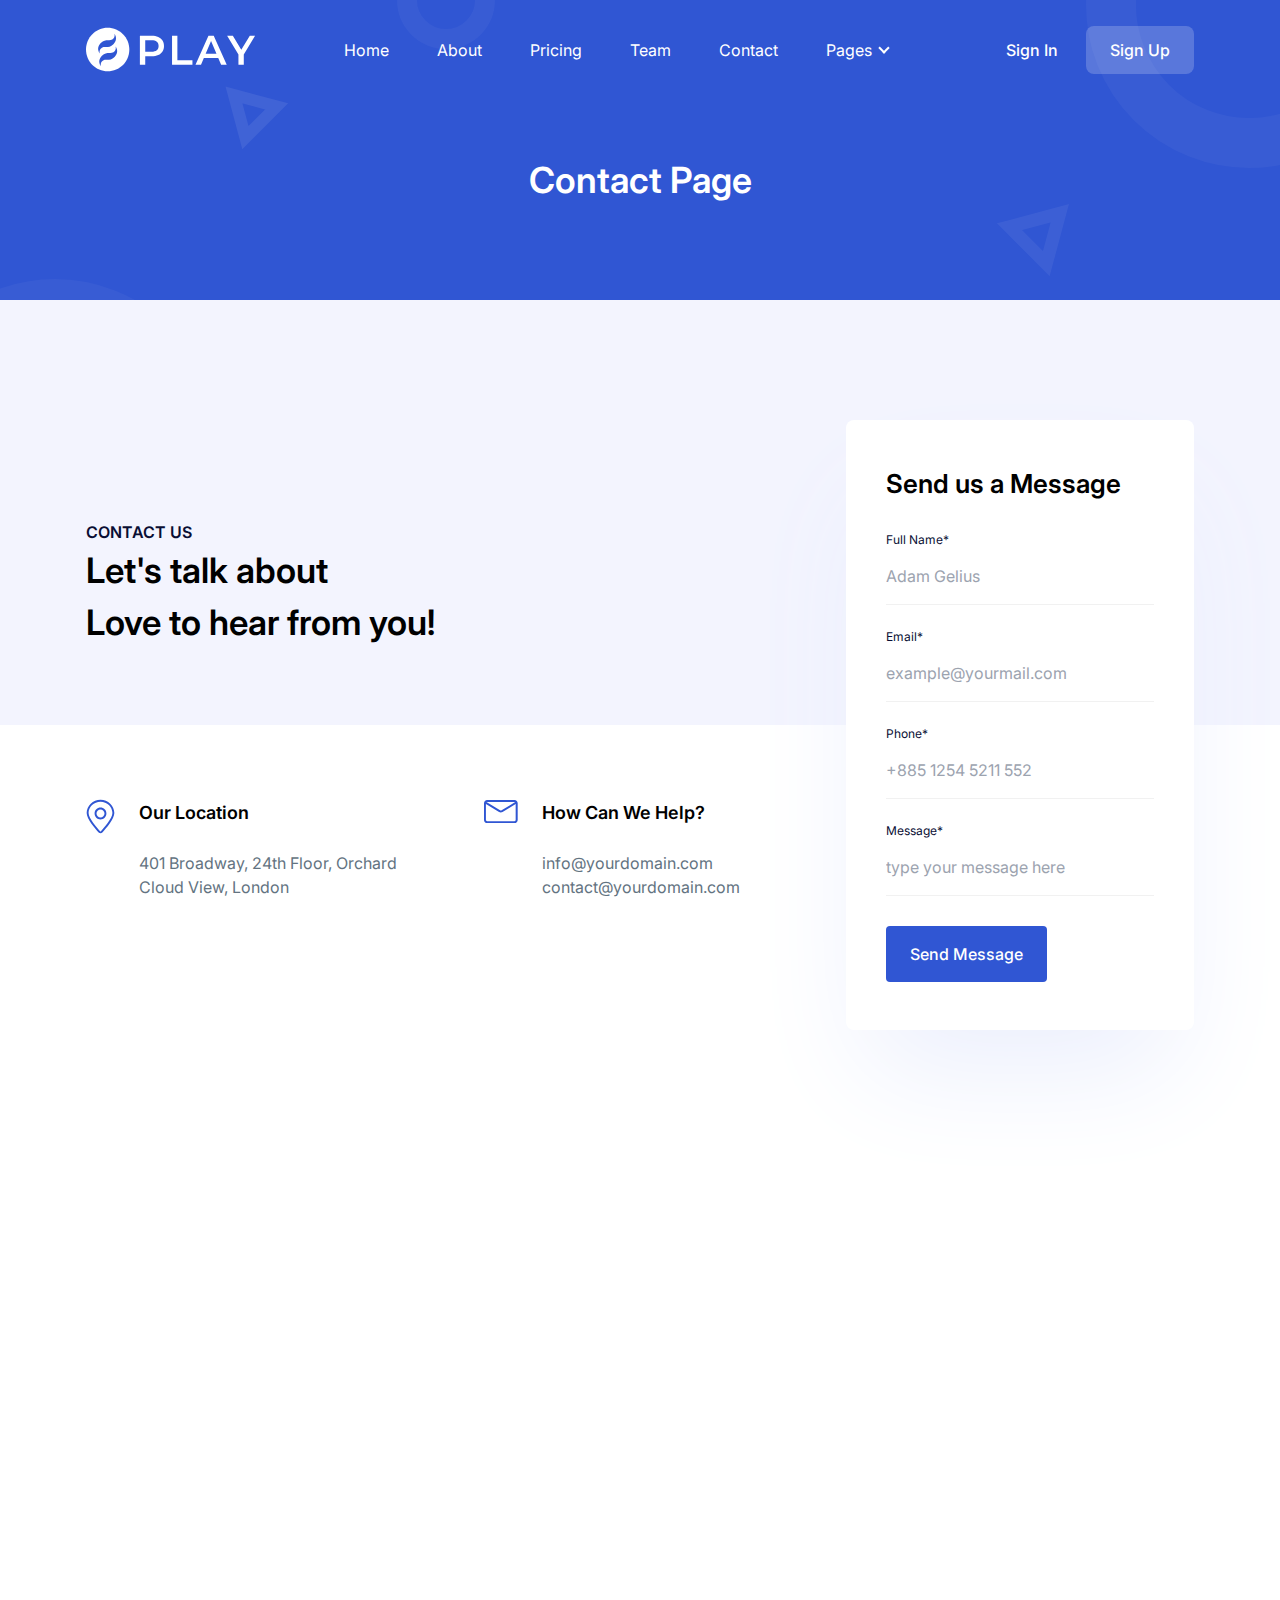
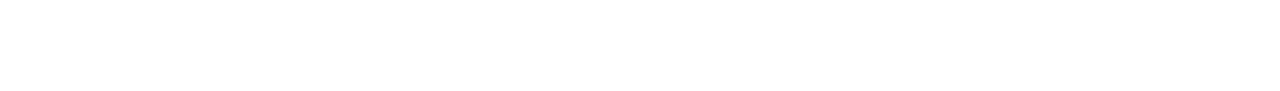
<file: contact.html>
<!DOCTYPE html>
<html lang="en">
  <head>
    <meta charset="UTF-8" />
    <meta http-equiv="X-UA-Compatible" content="IE=edge" />
    <meta name="viewport" content="width=device-width, initial-scale=1.0" />
    <title>Contact | Play Tailwind</title>
    <link
      rel="shortcut icon"
      href="assets/images/favicon.png"
      type="image/x-icon"
    />
    <link rel="stylesheet" href="assets/css/animate.css" />
    <link rel="stylesheet" href="assets/css/tailwind.css" />

    <!-- ==== WOW JS ==== -->
    <script src="assets/js/wow.min.js"></script>
    <script>
      new WOW().init();
    </script>
  </head>
  <body>
    <!-- ====== Navbar Section Start -->
    <div
      class="ud-header absolute top-0 left-0 z-40 flex w-full items-center bg-transparent"
    >
      <div class="container">
        <div class="relative -mx-4 flex items-center justify-between">
          <div class="w-60 max-w-full px-4">
            <a href="index.html" class="navbar-logo block w-full py-5">
              <img
                src="assets/images/logo/logo-white.svg"
                alt="logo"
                class="header-logo w-full"
              />
            </a>
          </div>
          <div class="flex w-full items-center justify-between px-4">
            <div>
              <button
                id="navbarToggler"
                class="absolute right-4 top-1/2 block -translate-y-1/2 rounded-lg px-3 py-[6px] ring-primary focus:ring-2 lg:hidden"
              >
                <span
                  class="relative my-[6px] block h-[2px] w-[30px] bg-white"
                ></span>
                <span
                  class="relative my-[6px] block h-[2px] w-[30px] bg-white"
                ></span>
                <span
                  class="relative my-[6px] block h-[2px] w-[30px] bg-white"
                ></span>
              </button>
              <nav
                id="navbarCollapse"
                class="absolute right-4 top-full hidden w-full max-w-[250px] rounded-lg bg-white py-5 shadow-lg lg:static lg:block lg:w-full lg:max-w-full lg:bg-transparent lg:py-0 lg:px-4 lg:shadow-none xl:px-6"
              >
                <ul class="blcok lg:flex">
                  <li class="group relative">
                    <a
                      href="#home"
                      class="ud-menu-scroll mx-8 flex py-2 text-base text-dark group-hover:text-primary lg:mr-0 lg:inline-flex lg:py-6 lg:px-0 lg:text-white lg:group-hover:text-white lg:group-hover:opacity-70"
                    >
                      Home
                    </a>
                  </li>
                  <li class="group relative">
                    <a
                      href="/#about"
                      class="ud-menu-scroll mx-8 flex py-2 text-base text-dark group-hover:text-primary lg:mr-0 lg:ml-7 lg:inline-flex lg:py-6 lg:px-0 lg:text-white lg:group-hover:text-white lg:group-hover:opacity-70 xl:ml-12"
                    >
                      About
                    </a>
                  </li>
                  <li class="group relative">
                    <a
                      href="/#pricing"
                      class="ud-menu-scroll mx-8 flex py-2 text-base text-dark group-hover:text-primary lg:mr-0 lg:ml-7 lg:inline-flex lg:py-6 lg:px-0 lg:text-white lg:group-hover:text-white lg:group-hover:opacity-70 xl:ml-12"
                    >
                      Pricing
                    </a>
                  </li>
                  <li class="group relative">
                    <a
                      href="/#team"
                      class="ud-menu-scroll mx-8 flex py-2 text-base text-dark group-hover:text-primary lg:mr-0 lg:ml-7 lg:inline-flex lg:py-6 lg:px-0 lg:text-white lg:group-hover:text-white lg:group-hover:opacity-70 xl:ml-12"
                    >
                      Team
                    </a>
                  </li>
                  <li class="group relative">
                    <a
                      href="/#contact"
                      class="ud-menu-scroll mx-8 flex py-2 text-base text-dark group-hover:text-primary lg:mr-0 lg:ml-7 lg:inline-flex lg:py-6 lg:px-0 lg:text-white lg:group-hover:text-white lg:group-hover:opacity-70 xl:ml-12"
                    >
                      Contact
                    </a>
                  </li>
                  <li class="submenu-item group relative">
                    <a
                      href="javascript:void(0)"
                      class="relative mx-8 flex py-2 text-base text-dark after:absolute after:right-1 after:top-1/2 after:mt-[-2px] after:h-2 after:w-2 after:-translate-y-1/2 after:rotate-45 after:border-b-2 after:border-r-2 after:border-current group-hover:text-primary lg:mr-0 lg:ml-8 lg:inline-flex lg:py-6 lg:pl-0 lg:pr-4 lg:text-white lg:after:right-0 lg:group-hover:text-white lg:group-hover:opacity-70 xl:ml-12"
                    >
                      Pages
                    </a>
                    <div
                      class="submenu relative top-full left-0 hidden w-[250px] rounded-sm bg-white p-4 transition-[top] duration-300 group-hover:opacity-100 lg:invisible lg:absolute lg:top-[110%] lg:block lg:opacity-0 lg:shadow-lg lg:group-hover:visible lg:group-hover:top-full"
                    >
                      <a
                        href="about.html"
                        class="block rounded py-[10px] px-4 text-sm text-body-color hover:text-primary"
                      >
                        About Page
                      </a>
                      <a
                        href="pricing.html"
                        class="block rounded py-[10px] px-4 text-sm text-body-color hover:text-primary"
                      >
                        Pricing Page
                      </a>
                      <a
                        href="contact.html"
                        class="block rounded py-[10px] px-4 text-sm text-body-color hover:text-primary"
                      >
                        Contact Page
                      </a>
                      <a
                        href="blog-grids.html"
                        class="block rounded py-[10px] px-4 text-sm text-body-color hover:text-primary"
                      >
                        Blog Grid Page
                      </a>
                      <a
                        href="blog-details.html"
                        class="block rounded py-[10px] px-4 text-sm text-body-color hover:text-primary"
                      >
                        Blog Details Page
                      </a>
                      <a
                        href="signup.html"
                        class="block rounded py-[10px] px-4 text-sm text-body-color hover:text-primary"
                      >
                        Sign Up Page
                      </a>
                      <a
                        href="signin.html"
                        class="block rounded py-[10px] px-4 text-sm text-body-color hover:text-primary"
                      >
                        Sign In Page
                      </a>
                      <a
                        href="404.html"
                        class="block rounded py-[10px] px-4 text-sm text-body-color hover:text-primary"
                      >
                        404 Page
                      </a>
                    </div>
                  </li>
                </ul>
              </nav>
            </div>
            <div class="hidden justify-end pr-16 sm:flex lg:pr-0">
              <a
                href="signin.html"
                class="loginBtn py-3 px-7 text-base font-medium text-white hover:opacity-70"
              >
                Sign In
              </a>
              <a
                href="signup.html"
                class="signUpBtn rounded-lg bg-white bg-opacity-20 py-3 px-6 text-base font-medium text-white duration-300 ease-in-out hover:bg-opacity-100 hover:text-dark"
              >
                Sign Up
              </a>
            </div>
          </div>
        </div>
      </div>
    </div>
    <!-- ====== Navbar Section End -->

    <!-- ====== Banner Section Start -->
    <div
      class="relative z-10 overflow-hidden bg-primary pt-[120px] pb-[100px] md:pt-[130px] lg:pt-[160px]"
    >
      <div class="container">
        <div class="-mx-4 flex flex-wrap items-center">
          <div class="w-full px-4">
            <div class="text-center">
              <h1 class="text-4xl font-semibold text-white">Contact Page</h1>
            </div>
          </div>
        </div>
      </div>
      <div>
        <span class="absolute top-0 left-0 z-[-1]">
          <svg
            width="495"
            height="470"
            viewBox="0 0 495 470"
            fill="none"
            xmlns="http://www.w3.org/2000/svg"
          >
            <circle
              cx="55"
              cy="442"
              r="138"
              stroke="white"
              stroke-opacity="0.04"
              stroke-width="50"
            />
            <circle
              cx="446"
              r="39"
              stroke="white"
              stroke-opacity="0.04"
              stroke-width="20"
            />
            <path
              d="M245.406 137.609L233.985 94.9852L276.609 106.406L245.406 137.609Z"
              stroke="white"
              stroke-opacity="0.08"
              stroke-width="12"
            />
          </svg>
        </span>
        <span class="absolute top-0 right-0 z-[-1]">
          <svg
            width="493"
            height="470"
            viewBox="0 0 493 470"
            fill="none"
            xmlns="http://www.w3.org/2000/svg"
          >
            <circle
              cx="462"
              cy="5"
              r="138"
              stroke="white"
              stroke-opacity="0.04"
              stroke-width="50"
            />
            <circle
              cx="49"
              cy="470"
              r="39"
              stroke="white"
              stroke-opacity="0.04"
              stroke-width="20"
            />
            <path
              d="M222.393 226.701L272.808 213.192L259.299 263.607L222.393 226.701Z"
              stroke="white"
              stroke-opacity="0.06"
              stroke-width="13"
            />
          </svg>
        </span>
      </div>
    </div>
    <!-- ====== Banner Section End -->

    <!-- ====== Contact Start ====== -->
    <section id="contact" class="ud-contact relative py-20 md:py-[120px]">
      <div
        class="absolute top-0 left-0 z-[-1] h-1/2 w-full bg-[#f3f4fe] lg:h-[45%] xl:h-1/2"
      ></div>
      <div class="container px-4">
        <div class="-mx-4 flex flex-wrap items-center">
          <div class="w-full px-4 lg:w-7/12 xl:w-8/12">
            <div class="ud-contact-content-wrapper">
              <div class="ud-contact-title mb-12 lg:mb-[150px]">
                <span
                  class="font-headingFont mb-5 text-base font-semibold text-dark"
                >
                  CONTACT US
                </span>
                <h2 class="text-[35px] font-semibold">
                  Let's talk about <br />
                  Love to hear from you!
                </h2>
              </div>
              <div class="mb-12 flex flex-wrap justify-between lg:mb-0">
                <div class="mb-8 flex w-[330px] max-w-full">
                  <div class="mr-6 text-[32px] text-primary">
                    <svg
                      width="29"
                      height="35"
                      viewBox="0 0 29 35"
                      class="fill-current"
                    >
                      <path
                        d="M14.5 0.710938C6.89844 0.710938 0.664062 6.72656 0.664062 14.0547C0.664062 19.9062 9.03125 29.5859 12.6406 33.5234C13.1328 34.0703 13.7891 34.3437 14.5 34.3437C15.2109 34.3437 15.8672 34.0703 16.3594 33.5234C19.9688 29.6406 28.3359 19.9062 28.3359 14.0547C28.3359 6.67188 22.1016 0.710938 14.5 0.710938ZM14.9375 32.2109C14.6641 32.4844 14.2812 32.4844 14.0625 32.2109C11.3828 29.3125 2.57812 19.3594 2.57812 14.0547C2.57812 7.71094 7.9375 2.625 14.5 2.625C21.0625 2.625 26.4219 7.76562 26.4219 14.0547C26.4219 19.3594 17.6172 29.2578 14.9375 32.2109Z"
                      />
                      <path
                        d="M14.5 8.58594C11.2734 8.58594 8.59375 11.2109 8.59375 14.4922C8.59375 17.7188 11.2187 20.3984 14.5 20.3984C17.7812 20.3984 20.4062 17.7734 20.4062 14.4922C20.4062 11.2109 17.7266 8.58594 14.5 8.58594ZM14.5 18.4297C12.3125 18.4297 10.5078 16.625 10.5078 14.4375C10.5078 12.25 12.3125 10.4453 14.5 10.4453C16.6875 10.4453 18.4922 12.25 18.4922 14.4375C18.4922 16.625 16.6875 18.4297 14.5 18.4297Z"
                      />
                    </svg>
                  </div>
                  <div>
                    <h5 class="mb-6 text-lg font-semibold">Our Location</h5>
                    <p class="text-base text-body-color">
                      401 Broadway, 24th Floor, Orchard Cloud View, London
                    </p>
                  </div>
                </div>
                <div class="mb-8 flex w-[330px] max-w-full">
                  <div class="mr-6 text-[32px] text-primary">
                    <svg
                      width="34"
                      height="25"
                      viewBox="0 0 34 25"
                      class="fill-current"
                    >
                      <path
                        d="M30.5156 0.960938H3.17188C1.42188 0.960938 0 2.38281 0 4.13281V20.9219C0 22.6719 1.42188 24.0938 3.17188 24.0938H30.5156C32.2656 24.0938 33.6875 22.6719 33.6875 20.9219V4.13281C33.6875 2.38281 32.2656 0.960938 30.5156 0.960938ZM30.5156 2.875C30.7891 2.875 31.0078 2.92969 31.2266 3.09375L17.6094 11.3516C17.1172 11.625 16.5703 11.625 16.0781 11.3516L2.46094 3.09375C2.67969 2.98438 2.89844 2.875 3.17188 2.875H30.5156ZM30.5156 22.125H3.17188C2.51562 22.125 1.91406 21.5781 1.91406 20.8672V5.00781L15.0391 12.9922C15.5859 13.3203 16.1875 13.4844 16.7891 13.4844C17.3906 13.4844 17.9922 13.3203 18.5391 12.9922L31.6641 5.00781V20.8672C31.7734 21.5781 31.1719 22.125 30.5156 22.125Z"
                      />
                    </svg>
                  </div>
                  <div>
                    <h5 class="mb-6 text-lg font-semibold">How Can We Help?</h5>
                    <p class="text-base text-body-color">info@yourdomain.com</p>
                    <p class="text-base text-body-color">
                      contact@yourdomain.com
                    </p>
                  </div>
                </div>
              </div>
            </div>
          </div>
          <div class="w-full px-4 lg:w-5/12 xl:w-4/12">
            <div
              class="wow fadeInUp rounded-lg bg-white py-10 px-8 shadow-testimonial sm:py-12 sm:px-10 md:p-[60px] lg:p-10 lg:py-12 lg:px-10 2xl:p-[60px]"
              data-wow-delay=".2s"
            >
              <h3 class="mb-8 text-2xl font-semibold md:text-[26px]">
                Send us a Message
              </h3>
              <form>
                <div class="mb-6">
                  <label for="fullName" class="block text-xs text-dark"
                    >Full Name*</label
                  >
                  <input
                    type="text"
                    name="fullName"
                    placeholder="Adam Gelius"
                    class="w-full border-0 border-b border-[#f1f1f1] py-4 focus:border-primary focus:outline-none"
                  />
                </div>
                <div class="mb-6">
                  <label for="email" class="block text-xs text-dark"
                    >Email*</label
                  >
                  <input
                    type="email"
                    name="email"
                    placeholder="example@yourmail.com"
                    class="w-full border-0 border-b border-[#f1f1f1] py-4 focus:border-primary focus:outline-none"
                  />
                </div>
                <div class="mb-6">
                  <label for="phone" class="block text-xs text-dark"
                    >Phone*</label
                  >
                  <input
                    type="text"
                    name="phone"
                    placeholder="+885 1254 5211 552"
                    class="w-full border-0 border-b border-[#f1f1f1] py-4 focus:border-primary focus:outline-none"
                  />
                </div>
                <div class="mb-6">
                  <label for="message" class="block text-xs text-dark"
                    >Message*</label
                  >
                  <textarea
                    name="message"
                    rows="1"
                    placeholder="type your message here"
                    class="w-full resize-none border-0 border-b border-[#f1f1f1] py-4 focus:border-primary focus:outline-none"
                  ></textarea>
                </div>
                <div class="mb-0">
                  <button
                    type="submit"
                    class="inline-flex items-center justify-center rounded bg-primary py-4 px-6 text-base font-medium text-white transition duration-300 ease-in-out hover:bg-dark"
                  >
                    Send Message
                  </button>
                </div>
              </form>
            </div>
          </div>
        </div>
      </div>
    </section>
    <!-- ====== Contact End ====== -->

    <!-- ====== Footer Section Start -->
    <footer
      class="wow fadeInUp relative z-10 bg-black pt-20 lg:pt-[120px]"
      data-wow-delay=".15s"
    >
      <div class="container">
        <div class="-mx-4 flex flex-wrap">
          <div class="w-full px-4 sm:w-1/2 md:w-1/2 lg:w-4/12 xl:w-3/12">
            <div class="mb-10 w-full">
              <a
                href="javascript:void(0)"
                class="mb-6 inline-block max-w-[160px]"
              >
                <img
                  src="assets/images/logo/logo-white.svg"
                  alt="logo"
                  class="max-w-full"
                />
              </a>
              <p class="mb-7 text-base text-[#f3f4fe]">
                We create digital experiences for brands and companies by using
                technology.
              </p>
              <div class="-mx-3 flex items-center">
                <a
                  href="javascript:void(0)"
                  class="px-3 text-[#dddddd] hover:text-white"
                >
                  <svg
                    width="10"
                    height="18"
                    viewBox="0 0 10 18"
                    class="fill-current"
                  >
                    <path
                      d="M9.00007 6.82105H7.50006H6.96434V6.27097V4.56571V4.01562H7.50006H8.62507C8.91971 4.01562 9.16078 3.79559 9.16078 3.46554V0.550085C9.16078 0.247538 8.9465 0 8.62507 0H6.66969C4.55361 0 3.08038 1.54024 3.08038 3.82309V6.21596V6.76605H2.54466H0.72322C0.348217 6.76605 0 7.06859 0 7.50866V9.48897C0 9.87402 0.294645 10.2316 0.72322 10.2316H2.49109H3.02681V10.7817V16.31C3.02681 16.6951 3.32145 17.0526 3.75003 17.0526H6.26791C6.42862 17.0526 6.56255 16.9701 6.66969 16.8601C6.77684 16.7501 6.8572 16.5576 6.8572 16.3925V10.8092V10.2591H7.4197H8.62507C8.97328 10.2591 9.24114 10.0391 9.29471 9.709V9.6815V9.65399L9.66972 7.7562C9.6965 7.56367 9.66972 7.34363 9.509 7.1236C9.45543 6.98608 9.21436 6.84856 9.00007 6.82105Z"
                    />
                  </svg>
                </a>
                <a
                  href="javascript:void(0)"
                  class="px-3 text-[#dddddd] hover:text-white"
                >
                  <svg
                    width="19"
                    height="15"
                    viewBox="0 0 19 15"
                    class="fill-current"
                  >
                    <path
                      d="M16.2622 3.17878L17.33 1.93293C17.6391 1.59551 17.7234 1.33595 17.7515 1.20618C16.9085 1.67337 16.1217 1.82911 15.6159 1.82911H15.4192L15.3068 1.72528C14.6324 1.18022 13.7894 0.894714 12.8902 0.894714C10.9233 0.894714 9.37779 2.40012 9.37779 4.13913C9.37779 4.24295 9.37779 4.39868 9.40589 4.5025L9.49019 5.02161L8.90009 4.99565C5.30334 4.89183 2.35288 2.03675 1.87518 1.5436C1.08839 2.84136 1.53799 4.08722 2.01568 4.86587L2.97107 6.31937L1.45369 5.54071C1.48179 6.63084 1.93138 7.48736 2.80247 8.11029L3.56116 8.62939L2.80247 8.9149C3.28017 10.2386 4.34795 10.7837 5.13474 10.9913L6.17443 11.2509L5.19094 11.8738C3.61736 12.912 1.65039 12.8342 0.779297 12.7563C2.54957 13.8983 4.65705 14.1579 6.11823 14.1579C7.21412 14.1579 8.02901 14.0541 8.2257 13.9762C16.0936 12.2631 16.4589 5.77431 16.4589 4.47655V4.29486L16.6275 4.19104C17.5829 3.36047 17.9763 2.91923 18.2011 2.65967C18.1168 2.68563 18.0044 2.73754 17.892 2.7635L16.2622 3.17878Z"
                    />
                  </svg>
                </a>
                <a
                  href="javascript:void(0)"
                  class="px-3 text-[#dddddd] hover:text-white"
                >
                  <svg
                    width="18"
                    height="18"
                    viewBox="0 0 18 18"
                    class="fill-current"
                  >
                    <path
                      d="M8.91688 12.4995C10.6918 12.4995 12.1306 11.0911 12.1306 9.35385C12.1306 7.61655 10.6918 6.20819 8.91688 6.20819C7.14197 6.20819 5.70312 7.61655 5.70312 9.35385C5.70312 11.0911 7.14197 12.4995 8.91688 12.4995Z"
                    />
                    <path
                      d="M12.4078 0.947388H5.37075C2.57257 0.947388 0.300781 3.17104 0.300781 5.90993V12.7436C0.300781 15.5367 2.57257 17.7604 5.37075 17.7604H12.3524C15.2059 17.7604 17.4777 15.5367 17.4777 12.7978V5.90993C17.4777 3.17104 15.2059 0.947388 12.4078 0.947388ZM8.91696 13.4758C6.56206 13.4758 4.70584 11.6047 4.70584 9.35389C4.70584 7.10312 6.58976 5.23199 8.91696 5.23199C11.2165 5.23199 13.1004 7.10312 13.1004 9.35389C13.1004 11.6047 11.2442 13.4758 8.91696 13.4758ZM14.735 5.61164C14.4579 5.90993 14.0423 6.07264 13.5714 6.07264C13.1558 6.07264 12.7402 5.90993 12.4078 5.61164C12.103 5.31334 11.9368 4.9337 11.9368 4.47269C11.9368 4.01169 12.103 3.65916 12.4078 3.33375C12.7125 3.00834 13.1004 2.84563 13.5714 2.84563C13.9869 2.84563 14.4302 3.00834 14.735 3.30663C15.012 3.65916 15.2059 4.06593 15.2059 4.49981C15.1782 4.9337 15.012 5.31334 14.735 5.61164Z"
                    />
                    <path
                      d="M13.5985 3.82184C13.2383 3.82184 12.9336 4.12013 12.9336 4.47266C12.9336 4.82519 13.2383 5.12349 13.5985 5.12349C13.9587 5.12349 14.2634 4.82519 14.2634 4.47266C14.2634 4.12013 13.9864 3.82184 13.5985 3.82184Z"
                    />
                  </svg>
                </a>
                <a
                  href="javascript:void(0)"
                  class="px-3 text-[#dddddd] hover:text-white"
                >
                  <svg
                    width="18"
                    height="18"
                    viewBox="0 0 18 18"
                    class="fill-current"
                  >
                    <path
                      d="M16.7821 0.947388H1.84847C1.14272 0.947388 0.578125 1.49747 0.578125 2.18508V16.7623C0.578125 17.4224 1.14272 18 1.84847 18H16.7257C17.4314 18 17.996 17.4499 17.996 16.7623V2.15757C18.0525 1.49747 17.4879 0.947388 16.7821 0.947388ZM5.7442 15.4421H3.17528V7.32837H5.7442V15.4421ZM4.44563 6.2007C3.59873 6.2007 2.94944 5.5406 2.94944 4.74297C2.94944 3.94535 3.62696 3.28525 4.44563 3.28525C5.26429 3.28525 5.94181 3.94535 5.94181 4.74297C5.94181 5.5406 5.32075 6.2007 4.44563 6.2007ZM15.4835 15.4421H12.9146V11.509C12.9146 10.5739 12.8864 9.33618 11.5596 9.33618C10.2045 9.33618 10.0069 10.3813 10.0069 11.4265V15.4421H7.438V7.32837H9.95046V8.45605H9.9787C10.3457 7.79594 11.1644 7.13584 12.4347 7.13584C15.0601 7.13584 15.54 8.7861 15.54 11.0414V15.4421H15.4835Z"
                    />
                  </svg>
                </a>
              </div>
            </div>
          </div>
          <div class="w-full px-4 sm:w-1/2 md:w-1/2 lg:w-2/12 xl:w-2/12">
            <div class="mb-10 w-full">
              <h4 class="mb-9 text-lg font-semibold text-white">About Us</h4>
              <ul>
                <li>
                  <a
                    href="javascript:void(0)"
                    class="mb-2 inline-block text-base leading-loose text-[#f3f4fe] hover:text-primary"
                  >
                    Home
                  </a>
                </li>
                <li>
                  <a
                    href="javascript:void(0)"
                    class="mb-2 inline-block text-base leading-loose text-[#f3f4fe] hover:text-primary"
                  >
                    Features
                  </a>
                </li>
                <li>
                  <a
                    href="javascript:void(0)"
                    class="mb-2 inline-block text-base leading-loose text-[#f3f4fe] hover:text-primary"
                  >
                    About
                  </a>
                </li>
                <li>
                  <a
                    href="javascript:void(0)"
                    class="mb-2 inline-block text-base leading-loose text-[#f3f4fe] hover:text-primary"
                  >
                    Testimonial
                  </a>
                </li>
              </ul>
            </div>
          </div>
          <div class="w-full px-4 sm:w-1/2 md:w-1/2 lg:w-3/12 xl:w-2/12">
            <div class="mb-10 w-full">
              <h4 class="mb-9 text-lg font-semibold text-white">Features</h4>
              <ul>
                <li>
                  <a
                    href="javascript:void(0)"
                    class="mb-2 inline-block text-base leading-loose text-[#f3f4fe] hover:text-primary"
                  >
                    How it works
                  </a>
                </li>
                <li>
                  <a
                    href="javascript:void(0)"
                    class="mb-2 inline-block text-base leading-loose text-[#f3f4fe] hover:text-primary"
                  >
                    Privacy policy
                  </a>
                </li>
                <li>
                  <a
                    href="javascript:void(0)"
                    class="mb-2 inline-block text-base leading-loose text-[#f3f4fe] hover:text-primary"
                  >
                    Terms of Service
                  </a>
                </li>
                <li>
                  <a
                    href="javascript:void(0)"
                    class="mb-2 inline-block text-base leading-loose text-[#f3f4fe] hover:text-primary"
                  >
                    Refund policy
                  </a>
                </li>
              </ul>
            </div>
          </div>
          <div class="w-full px-4 sm:w-1/2 md:w-1/2 lg:w-3/12 xl:w-2/12">
            <div class="mb-10 w-full">
              <h4 class="mb-9 text-lg font-semibold text-white">
                Our Products
              </h4>
              <ul>
                <li>
                  <a
                    href="javascript:void(0)"
                    class="mb-2 inline-block text-base leading-loose text-[#f3f4fe] hover:text-primary"
                  >
                    LineIcons
                  </a>
                </li>
                <li>
                  <a
                    href="javascript:void(0)"
                    class="mb-2 inline-block text-base leading-loose text-[#f3f4fe] hover:text-primary"
                  >
                    Ecommerce HTML
                  </a>
                </li>
                <li>
                  <a
                    href="javascript:void(0)"
                    class="mb-2 inline-block text-base leading-loose text-[#f3f4fe] hover:text-primary"
                  >
                    Ayro UI
                  </a>
                </li>
                <li>
                  <a
                    href="javascript:void(0)"
                    class="mb-2 inline-block text-base leading-loose text-[#f3f4fe] hover:text-primary"
                  >
                    PlainAdmin
                  </a>
                </li>
              </ul>
            </div>
          </div>
          <div class="w-full px-4 md:w-2/3 lg:w-6/12 xl:w-3/12">
            <div class="mb-10 w-full">
              <h4 class="mb-9 text-lg font-semibold text-white">Partners</h4>
              <ul class="flex flex-wrap items-center">
                <li>
                  <a
                    href="https://tailgrids.com"
                    rel="nofollow noopner"
                    target="_blank"
                    class="mb-6 mr-5 block max-w-[120px] xl:max-w-[100px] 2xl:max-w-[120px]"
                  >
                    <img
                      src="assets/images/footer/brands/tailgrids.svg"
                      alt="tailgrids"
                    />
                  </a>
                </li>
                <li>
                  <a
                    href="https://ayroui.com"
                    rel="nofollow noopner"
                    target="_blank"
                    class="mb-6 mr-5 block max-w-[120px] xl:max-w-[100px] 2xl:max-w-[120px]"
                  >
                    <img
                      src="assets/images/footer/brands/ayroui.svg"
                      alt="ayroui"
                    />
                  </a>
                </li>
                <li>
                  <a
                    href="https://ecommercehtml.com"
                    rel="nofollow noopner"
                    target="_blank"
                    class="mb-6 mr-5 block max-w-[120px] xl:max-w-[100px] 2xl:max-w-[120px]"
                  >
                    <img
                      src="assets/images/footer/brands/ecommerce-html.svg"
                      alt="ecommerce-html"
                    />
                  </a>
                </li>
                <li>
                  <a
                    href="https://graygrids.com"
                    rel="nofollow noopner"
                    target="_blank"
                    class="mb-6 mr-5 block max-w-[120px] xl:max-w-[100px] 2xl:max-w-[120px]"
                  >
                    <img
                      src="assets/images/footer/brands/graygrids.svg"
                      alt="graygrids"
                    />
                  </a>
                </li>
                <li>
                  <a
                    href="https://lineicons.com"
                    rel="nofollow noopner"
                    target="_blank"
                    class="mb-6 mr-5 block max-w-[120px] xl:max-w-[100px] 2xl:max-w-[120px]"
                  >
                    <img
                      src="assets/images/footer/brands/lineicons.svg"
                      alt="lineicons"
                    />
                  </a>
                </li>
                <li>
                  <a
                    href="https://uideck.com"
                    rel="nofollow noopner"
                    target="_blank"
                    class="mb-6 mr-5 block max-w-[120px] xl:max-w-[100px] 2xl:max-w-[120px]"
                  >
                    <img
                      src="assets/images/footer/brands/uideck.svg"
                      alt="uideck"
                    />
                  </a>
                </li>
              </ul>
            </div>
          </div>
        </div>
      </div>

      <div class="mt-12 border-t border-opacity-40 py-8 lg:mt-[60px]">
        <div class="container">
          <div class="-mx-4 flex flex-wrap">
            <div class="w-full px-4 md:w-2/3 lg:w-1/2">
              <div class="my-1">
                <div
                  class="-mx-3 flex items-center justify-center md:justify-start"
                >
                  <a
                    href="javascript:void(0)"
                    class="px-3 text-base text-[#f3f4fe] hover:text-primary"
                  >
                    Privacy policy
                  </a>
                  <a
                    href="javascript:void(0)"
                    class="px-3 text-base text-[#f3f4fe] hover:text-primary"
                  >
                    Legal notice
                  </a>
                  <a
                    href="javascript:void(0)"
                    class="px-3 text-base text-[#f3f4fe] hover:text-primary"
                  >
                    Terms of service
                  </a>
                </div>
              </div>
            </div>
            <div class="w-full px-4 md:w-1/3 lg:w-1/2">
              <div class="my-1 flex justify-center md:justify-end">
                <p class="text-base text-[#f3f4fe]">
                  Handcrafted with 💖 from 🍁 - DEVAA Mobile Security
                </p>
              </div>
            </div>
          </div>
        </div>
      </div>

      <div>
        <span class="absolute left-0 top-0 z-[-1]">
          <img src="assets/images/footer/shape-1.svg" alt="" />
        </span>

        <span class="absolute bottom-0 right-0 z-[-1]">
          <img src="assets/images/footer/shape-3.svg" alt="" />
        </span>

        <span class="absolute top-0 right-0 z-[-1]">
          <svg
            width="102"
            height="102"
            viewBox="0 0 102 102"
            fill="none"
            xmlns="http://www.w3.org/2000/svg"
          >
            <path
              d="M1.8667 33.1956C2.89765 33.1956 3.7334 34.0318 3.7334 35.0633C3.7334 36.0947 2.89765 36.9309 1.8667 36.9309C0.835744 36.9309 4.50645e-08 36.0947 0 35.0633C-4.50645e-08 34.0318 0.835744 33.1956 1.8667 33.1956Z"
              fill="white"
              fill-opacity="0.08"
            ></path>
            <path
              d="M18.2939 33.1956C19.3249 33.1956 20.1606 34.0318 20.1606 35.0633C20.1606 36.0947 19.3249 36.9309 18.2939 36.9309C17.263 36.9309 16.4272 36.0947 16.4272 35.0633C16.4272 34.0318 17.263 33.1956 18.2939 33.1956Z"
              fill="white"
              fill-opacity="0.08"
            ></path>
            <path
              d="M34.7209 33.195C35.7519 33.195 36.5876 34.0311 36.5876 35.0626C36.5876 36.0941 35.7519 36.9303 34.7209 36.9303C33.69 36.9303 32.8542 36.0941 32.8542 35.0626C32.8542 34.0311 33.69 33.195 34.7209 33.195Z"
              fill="white"
              fill-opacity="0.08"
            ></path>
            <path
              d="M50.9341 33.195C51.965 33.195 52.8008 34.0311 52.8008 35.0626C52.8008 36.0941 51.965 36.9303 50.9341 36.9303C49.9031 36.9303 49.0674 36.0941 49.0674 35.0626C49.0674 34.0311 49.9031 33.195 50.9341 33.195Z"
              fill="white"
              fill-opacity="0.08"
            ></path>
            <path
              d="M1.8667 16.7605C2.89765 16.7605 3.7334 17.5966 3.7334 18.6281C3.7334 19.6596 2.89765 20.4957 1.8667 20.4957C0.835744 20.4957 4.50645e-08 19.6596 0 18.6281C-4.50645e-08 17.5966 0.835744 16.7605 1.8667 16.7605Z"
              fill="white"
              fill-opacity="0.08"
            ></path>
            <path
              d="M18.2939 16.7605C19.3249 16.7605 20.1606 17.5966 20.1606 18.6281C20.1606 19.6596 19.3249 20.4957 18.2939 20.4957C17.263 20.4957 16.4272 19.6596 16.4272 18.6281C16.4272 17.5966 17.263 16.7605 18.2939 16.7605Z"
              fill="white"
              fill-opacity="0.08"
            ></path>
            <path
              d="M34.7209 16.7605C35.7519 16.7605 36.5876 17.5966 36.5876 18.6281C36.5876 19.6596 35.7519 20.4957 34.7209 20.4957C33.69 20.4957 32.8542 19.6596 32.8542 18.6281C32.8542 17.5966 33.69 16.7605 34.7209 16.7605Z"
              fill="white"
              fill-opacity="0.08"
            ></path>
            <path
              d="M50.9341 16.7605C51.965 16.7605 52.8008 17.5966 52.8008 18.6281C52.8008 19.6596 51.965 20.4957 50.9341 20.4957C49.9031 20.4957 49.0674 19.6596 49.0674 18.6281C49.0674 17.5966 49.9031 16.7605 50.9341 16.7605Z"
              fill="white"
              fill-opacity="0.08"
            ></path>
            <path
              d="M1.8667 0.324951C2.89765 0.324951 3.7334 1.16115 3.7334 2.19261C3.7334 3.22408 2.89765 4.06024 1.8667 4.06024C0.835744 4.06024 4.50645e-08 3.22408 0 2.19261C-4.50645e-08 1.16115 0.835744 0.324951 1.8667 0.324951Z"
              fill="white"
              fill-opacity="0.08"
            ></path>
            <path
              d="M18.2939 0.324951C19.3249 0.324951 20.1606 1.16115 20.1606 2.19261C20.1606 3.22408 19.3249 4.06024 18.2939 4.06024C17.263 4.06024 16.4272 3.22408 16.4272 2.19261C16.4272 1.16115 17.263 0.324951 18.2939 0.324951Z"
              fill="white"
              fill-opacity="0.08"
            ></path>
            <path
              d="M34.7209 0.325302C35.7519 0.325302 36.5876 1.16147 36.5876 2.19293C36.5876 3.2244 35.7519 4.06056 34.7209 4.06056C33.69 4.06056 32.8542 3.2244 32.8542 2.19293C32.8542 1.16147 33.69 0.325302 34.7209 0.325302Z"
              fill="white"
              fill-opacity="0.08"
            ></path>
            <path
              d="M50.9341 0.325302C51.965 0.325302 52.8008 1.16147 52.8008 2.19293C52.8008 3.2244 51.965 4.06056 50.9341 4.06056C49.9031 4.06056 49.0674 3.2244 49.0674 2.19293C49.0674 1.16147 49.9031 0.325302 50.9341 0.325302Z"
              fill="white"
              fill-opacity="0.08"
            ></path>
            <path
              d="M66.9037 33.1956C67.9346 33.1956 68.7704 34.0318 68.7704 35.0633C68.7704 36.0947 67.9346 36.9309 66.9037 36.9309C65.8727 36.9309 65.037 36.0947 65.037 35.0633C65.037 34.0318 65.8727 33.1956 66.9037 33.1956Z"
              fill="white"
              fill-opacity="0.08"
            ></path>
            <path
              d="M83.3307 33.1956C84.3616 33.1956 85.1974 34.0318 85.1974 35.0633C85.1974 36.0947 84.3616 36.9309 83.3307 36.9309C82.2997 36.9309 81.464 36.0947 81.464 35.0633C81.464 34.0318 82.2997 33.1956 83.3307 33.1956Z"
              fill="white"
              fill-opacity="0.08"
            ></path>
            <path
              d="M99.7576 33.1956C100.789 33.1956 101.624 34.0318 101.624 35.0633C101.624 36.0947 100.789 36.9309 99.7576 36.9309C98.7266 36.9309 97.8909 36.0947 97.8909 35.0633C97.8909 34.0318 98.7266 33.1956 99.7576 33.1956Z"
              fill="white"
              fill-opacity="0.08"
            ></path>
            <path
              d="M66.9037 16.7605C67.9346 16.7605 68.7704 17.5966 68.7704 18.6281C68.7704 19.6596 67.9346 20.4957 66.9037 20.4957C65.8727 20.4957 65.037 19.6596 65.037 18.6281C65.037 17.5966 65.8727 16.7605 66.9037 16.7605Z"
              fill="white"
              fill-opacity="0.08"
            ></path>
            <path
              d="M83.3307 16.7605C84.3616 16.7605 85.1974 17.5966 85.1974 18.6281C85.1974 19.6596 84.3616 20.4957 83.3307 20.4957C82.2997 20.4957 81.464 19.6596 81.464 18.6281C81.464 17.5966 82.2997 16.7605 83.3307 16.7605Z"
              fill="white"
              fill-opacity="0.08"
            ></path>
            <path
              d="M99.7576 16.7605C100.789 16.7605 101.624 17.5966 101.624 18.6281C101.624 19.6596 100.789 20.4957 99.7576 20.4957C98.7266 20.4957 97.8909 19.6596 97.8909 18.6281C97.8909 17.5966 98.7266 16.7605 99.7576 16.7605Z"
              fill="white"
              fill-opacity="0.08"
            ></path>
            <path
              d="M66.9037 0.324966C67.9346 0.324966 68.7704 1.16115 68.7704 2.19261C68.7704 3.22408 67.9346 4.06024 66.9037 4.06024C65.8727 4.06024 65.037 3.22408 65.037 2.19261C65.037 1.16115 65.8727 0.324966 66.9037 0.324966Z"
              fill="white"
              fill-opacity="0.08"
            ></path>
            <path
              d="M83.3307 0.324951C84.3616 0.324951 85.1974 1.16115 85.1974 2.19261C85.1974 3.22408 84.3616 4.06024 83.3307 4.06024C82.2997 4.06024 81.464 3.22408 81.464 2.19261C81.464 1.16115 82.2997 0.324951 83.3307 0.324951Z"
              fill="white"
              fill-opacity="0.08"
            ></path>
            <path
              d="M99.7576 0.324951C100.789 0.324951 101.624 1.16115 101.624 2.19261C101.624 3.22408 100.789 4.06024 99.7576 4.06024C98.7266 4.06024 97.8909 3.22408 97.8909 2.19261C97.8909 1.16115 98.7266 0.324951 99.7576 0.324951Z"
              fill="white"
              fill-opacity="0.08"
            ></path>
            <path
              d="M1.8667 82.2029C2.89765 82.2029 3.7334 83.039 3.7334 84.0705C3.7334 85.102 2.89765 85.9382 1.8667 85.9382C0.835744 85.9382 4.50645e-08 85.102 0 84.0705C-4.50645e-08 83.039 0.835744 82.2029 1.8667 82.2029Z"
              fill="white"
              fill-opacity="0.08"
            ></path>
            <path
              d="M18.2939 82.2029C19.3249 82.2029 20.1606 83.039 20.1606 84.0705C20.1606 85.102 19.3249 85.9382 18.2939 85.9382C17.263 85.9382 16.4272 85.102 16.4272 84.0705C16.4272 83.039 17.263 82.2029 18.2939 82.2029Z"
              fill="white"
              fill-opacity="0.08"
            ></path>
            <path
              d="M34.7209 82.2026C35.7519 82.2026 36.5876 83.0387 36.5876 84.0702C36.5876 85.1017 35.7519 85.9378 34.7209 85.9378C33.69 85.9378 32.8542 85.1017 32.8542 84.0702C32.8542 83.0387 33.69 82.2026 34.7209 82.2026Z"
              fill="white"
              fill-opacity="0.08"
            ></path>
            <path
              d="M50.9341 82.2026C51.965 82.2026 52.8008 83.0387 52.8008 84.0702C52.8008 85.1017 51.965 85.9378 50.9341 85.9378C49.9031 85.9378 49.0674 85.1017 49.0674 84.0702C49.0674 83.0387 49.9031 82.2026 50.9341 82.2026Z"
              fill="white"
              fill-opacity="0.08"
            ></path>
            <path
              d="M1.8667 65.7677C2.89765 65.7677 3.7334 66.6039 3.7334 67.6353C3.7334 68.6668 2.89765 69.503 1.8667 69.503C0.835744 69.503 4.50645e-08 68.6668 0 67.6353C-4.50645e-08 66.6039 0.835744 65.7677 1.8667 65.7677Z"
              fill="white"
              fill-opacity="0.08"
            ></path>
            <path
              d="M18.2939 65.7677C19.3249 65.7677 20.1606 66.6039 20.1606 67.6353C20.1606 68.6668 19.3249 69.503 18.2939 69.503C17.263 69.503 16.4272 68.6668 16.4272 67.6353C16.4272 66.6039 17.263 65.7677 18.2939 65.7677Z"
              fill="white"
              fill-opacity="0.08"
            ></path>
            <path
              d="M34.7209 65.7674C35.7519 65.7674 36.5876 66.6036 36.5876 67.635C36.5876 68.6665 35.7519 69.5027 34.7209 69.5027C33.69 69.5027 32.8542 68.6665 32.8542 67.635C32.8542 66.6036 33.69 65.7674 34.7209 65.7674Z"
              fill="white"
              fill-opacity="0.08"
            ></path>
            <path
              d="M50.9341 65.7674C51.965 65.7674 52.8008 66.6036 52.8008 67.635C52.8008 68.6665 51.965 69.5027 50.9341 69.5027C49.9031 69.5027 49.0674 68.6665 49.0674 67.635C49.0674 66.6036 49.9031 65.7674 50.9341 65.7674Z"
              fill="white"
              fill-opacity="0.08"
            ></path>
            <path
              d="M1.8667 98.2644C2.89765 98.2644 3.7334 99.1005 3.7334 100.132C3.7334 101.163 2.89765 102 1.8667 102C0.835744 102 4.50645e-08 101.163 0 100.132C-4.50645e-08 99.1005 0.835744 98.2644 1.8667 98.2644Z"
              fill="white"
              fill-opacity="0.08"
            ></path>
            <path
              d="M1.8667 49.3322C2.89765 49.3322 3.7334 50.1684 3.7334 51.1998C3.7334 52.2313 2.89765 53.0675 1.8667 53.0675C0.835744 53.0675 4.50645e-08 52.2313 0 51.1998C-4.50645e-08 50.1684 0.835744 49.3322 1.8667 49.3322Z"
              fill="white"
              fill-opacity="0.08"
            ></path>
            <path
              d="M18.2939 98.2644C19.3249 98.2644 20.1606 99.1005 20.1606 100.132C20.1606 101.163 19.3249 102 18.2939 102C17.263 102 16.4272 101.163 16.4272 100.132C16.4272 99.1005 17.263 98.2644 18.2939 98.2644Z"
              fill="white"
              fill-opacity="0.08"
            ></path>
            <path
              d="M18.2939 49.3322C19.3249 49.3322 20.1606 50.1684 20.1606 51.1998C20.1606 52.2313 19.3249 53.0675 18.2939 53.0675C17.263 53.0675 16.4272 52.2313 16.4272 51.1998C16.4272 50.1684 17.263 49.3322 18.2939 49.3322Z"
              fill="white"
              fill-opacity="0.08"
            ></path>
            <path
              d="M34.7209 98.2647C35.7519 98.2647 36.5876 99.1008 36.5876 100.132C36.5876 101.164 35.7519 102 34.7209 102C33.69 102 32.8542 101.164 32.8542 100.132C32.8542 99.1008 33.69 98.2647 34.7209 98.2647Z"
              fill="white"
              fill-opacity="0.08"
            ></path>
            <path
              d="M50.9341 98.2647C51.965 98.2647 52.8008 99.1008 52.8008 100.132C52.8008 101.164 51.965 102 50.9341 102C49.9031 102 49.0674 101.164 49.0674 100.132C49.0674 99.1008 49.9031 98.2647 50.9341 98.2647Z"
              fill="white"
              fill-opacity="0.08"
            ></path>
            <path
              d="M34.7209 49.3326C35.7519 49.3326 36.5876 50.1687 36.5876 51.2002C36.5876 52.2317 35.7519 53.0678 34.7209 53.0678C33.69 53.0678 32.8542 52.2317 32.8542 51.2002C32.8542 50.1687 33.69 49.3326 34.7209 49.3326Z"
              fill="white"
              fill-opacity="0.08"
            ></path>
            <path
              d="M50.9341 49.3326C51.965 49.3326 52.8008 50.1687 52.8008 51.2002C52.8008 52.2317 51.965 53.0678 50.9341 53.0678C49.9031 53.0678 49.0674 52.2317 49.0674 51.2002C49.0674 50.1687 49.9031 49.3326 50.9341 49.3326Z"
              fill="white"
              fill-opacity="0.08"
            ></path>
            <path
              d="M66.9037 82.2029C67.9346 82.2029 68.7704 83.0391 68.7704 84.0705C68.7704 85.102 67.9346 85.9382 66.9037 85.9382C65.8727 85.9382 65.037 85.102 65.037 84.0705C65.037 83.0391 65.8727 82.2029 66.9037 82.2029Z"
              fill="white"
              fill-opacity="0.08"
            ></path>
            <path
              d="M83.3307 82.2029C84.3616 82.2029 85.1974 83.0391 85.1974 84.0705C85.1974 85.102 84.3616 85.9382 83.3307 85.9382C82.2997 85.9382 81.464 85.102 81.464 84.0705C81.464 83.0391 82.2997 82.2029 83.3307 82.2029Z"
              fill="white"
              fill-opacity="0.08"
            ></path>
            <path
              d="M99.7576 82.2029C100.789 82.2029 101.624 83.039 101.624 84.0705C101.624 85.102 100.789 85.9382 99.7576 85.9382C98.7266 85.9382 97.8909 85.102 97.8909 84.0705C97.8909 83.039 98.7266 82.2029 99.7576 82.2029Z"
              fill="white"
              fill-opacity="0.08"
            ></path>
            <path
              d="M66.9037 65.7674C67.9346 65.7674 68.7704 66.6036 68.7704 67.635C68.7704 68.6665 67.9346 69.5027 66.9037 69.5027C65.8727 69.5027 65.037 68.6665 65.037 67.635C65.037 66.6036 65.8727 65.7674 66.9037 65.7674Z"
              fill="white"
              fill-opacity="0.08"
            ></path>
            <path
              d="M83.3307 65.7677C84.3616 65.7677 85.1974 66.6039 85.1974 67.6353C85.1974 68.6668 84.3616 69.503 83.3307 69.503C82.2997 69.503 81.464 68.6668 81.464 67.6353C81.464 66.6039 82.2997 65.7677 83.3307 65.7677Z"
              fill="white"
              fill-opacity="0.08"
            ></path>
            <path
              d="M99.7576 65.7677C100.789 65.7677 101.624 66.6039 101.624 67.6353C101.624 68.6668 100.789 69.503 99.7576 69.503C98.7266 69.503 97.8909 68.6668 97.8909 67.6353C97.8909 66.6039 98.7266 65.7677 99.7576 65.7677Z"
              fill="white"
              fill-opacity="0.08"
            ></path>
            <path
              d="M66.9037 98.2644C67.9346 98.2644 68.7704 99.1005 68.7704 100.132C68.7704 101.163 67.9346 102 66.9037 102C65.8727 102 65.037 101.163 65.037 100.132C65.037 99.1005 65.8727 98.2644 66.9037 98.2644Z"
              fill="white"
              fill-opacity="0.08"
            ></path>
            <path
              d="M66.9037 49.3322C67.9346 49.3322 68.7704 50.1684 68.7704 51.1998C68.7704 52.2313 67.9346 53.0675 66.9037 53.0675C65.8727 53.0675 65.037 52.2313 65.037 51.1998C65.037 50.1684 65.8727 49.3322 66.9037 49.3322Z"
              fill="white"
              fill-opacity="0.08"
            ></path>
            <path
              d="M83.3307 98.2644C84.3616 98.2644 85.1974 99.1005 85.1974 100.132C85.1974 101.163 84.3616 102 83.3307 102C82.2997 102 81.464 101.163 81.464 100.132C81.464 99.1005 82.2997 98.2644 83.3307 98.2644Z"
              fill="white"
              fill-opacity="0.08"
            ></path>
            <path
              d="M83.3307 49.3322C84.3616 49.3322 85.1974 50.1684 85.1974 51.1998C85.1974 52.2313 84.3616 53.0675 83.3307 53.0675C82.2997 53.0675 81.464 52.2313 81.464 51.1998C81.464 50.1684 82.2997 49.3322 83.3307 49.3322Z"
              fill="white"
              fill-opacity="0.08"
            ></path>
            <path
              d="M99.7576 98.2644C100.789 98.2644 101.624 99.1005 101.624 100.132C101.624 101.163 100.789 102 99.7576 102C98.7266 102 97.8909 101.163 97.8909 100.132C97.8909 99.1005 98.7266 98.2644 99.7576 98.2644Z"
              fill="white"
              fill-opacity="0.08"
            ></path>
            <path
              d="M99.7576 49.3322C100.789 49.3322 101.624 50.1684 101.624 51.1998C101.624 52.2313 100.789 53.0675 99.7576 53.0675C98.7266 53.0675 97.8909 52.2313 97.8909 51.1998C97.8909 50.1684 98.7266 49.3322 99.7576 49.3322Z"
              fill="white"
              fill-opacity="0.08"
            ></path>
          </svg>
        </span>
      </div>
    </footer>
    <!-- ====== Footer Section End -->

    <!-- ====== Back To Top Start -->
    <a
      href="javascript:void(0)"
      class="back-to-top fixed bottom-8 right-8 left-auto z-[999] hidden h-10 w-10 items-center justify-center rounded-md bg-primary text-white shadow-md transition duration-300 ease-in-out hover:bg-dark"
    >
      <span
        class="mt-[6px] h-3 w-3 rotate-45 border-t border-l border-white"
      ></span>
    </a>
    <!-- ====== Back To Top End -->

    <!-- ====== All Scripts -->
    <script src="assets/js/main.js"></script>
  </body>
</html>
</file>
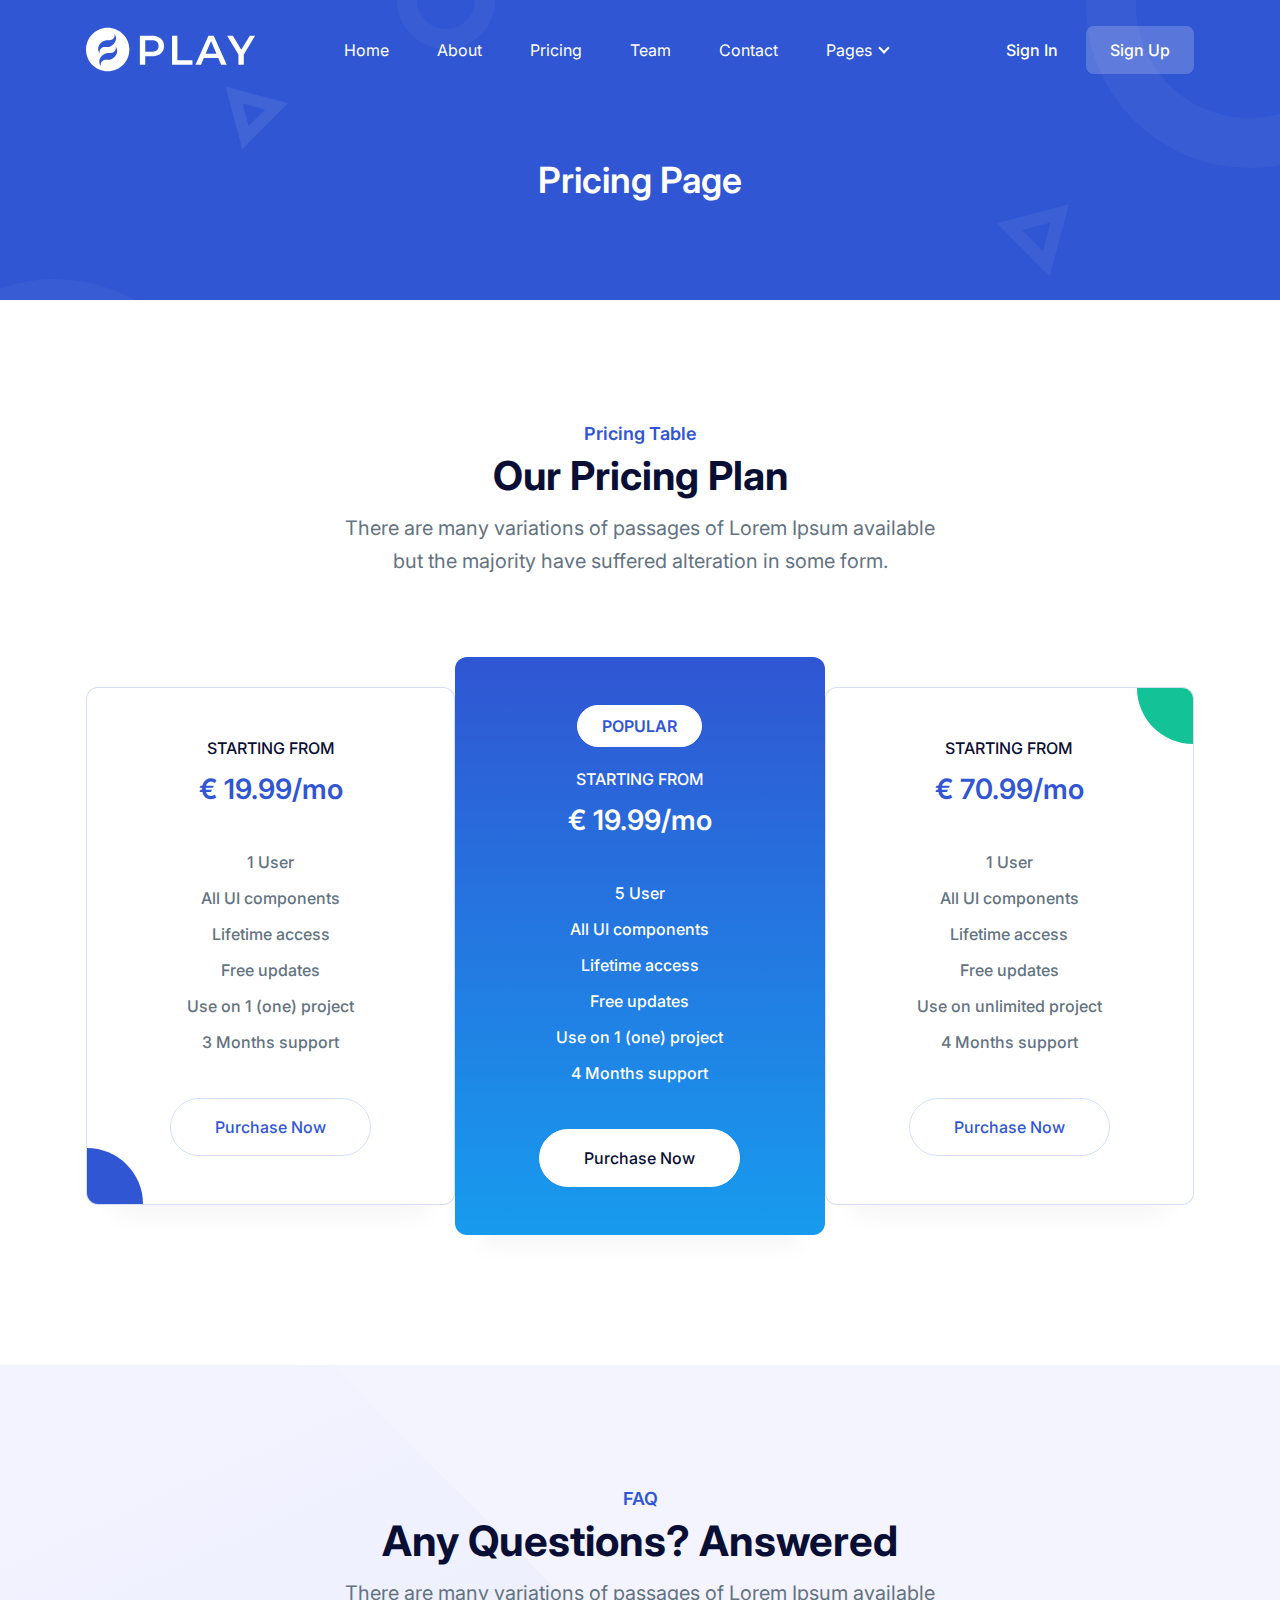
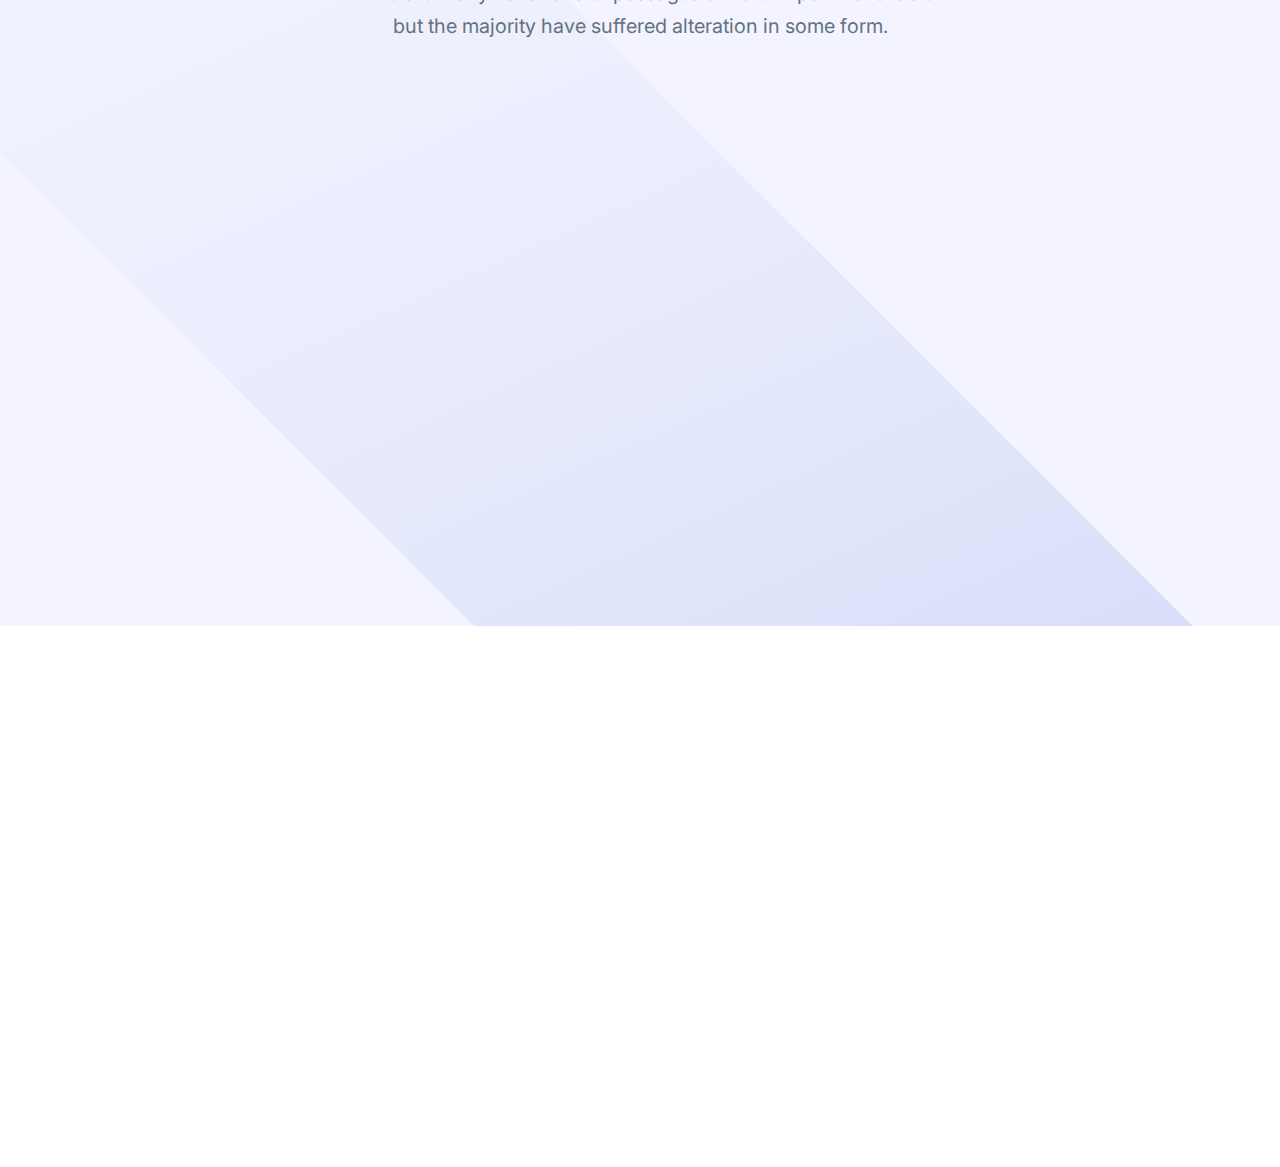
<file: pricing.html>
<!DOCTYPE html>
<html lang="en">
  <head>
    <meta charset="UTF-8" />
    <meta http-equiv="X-UA-Compatible" content="IE=edge" />
    <meta name="viewport" content="width=device-width, initial-scale=1.0" />
    <title>Pricing | Play Tailwind</title>
    <link
      rel="shortcut icon"
      href="assets/images/favicon.png"
      type="image/x-icon"
    />
    <link rel="stylesheet" href="assets/css/animate.css" />
    <link rel="stylesheet" href="assets/css/tailwind.css" />

    <!-- ==== WOW JS ==== -->
    <script src="assets/js/wow.min.js"></script>
    <script>
      new WOW().init();
    </script>
  </head>
  <body>
    <!-- ====== Navbar Section Start -->
    <div
      class="ud-header absolute top-0 left-0 z-40 flex w-full items-center bg-transparent"
    >
      <div class="container">
        <div class="relative -mx-4 flex items-center justify-between">
          <div class="w-60 max-w-full px-4">
            <a href="index.html" class="navbar-logo block w-full py-5">
              <img
                src="assets/images/logo/logo-white.svg"
                alt="logo"
                class="header-logo w-full"
              />
            </a>
          </div>
          <div class="flex w-full items-center justify-between px-4">
            <div>
              <button
                id="navbarToggler"
                class="absolute right-4 top-1/2 block -translate-y-1/2 rounded-lg px-3 py-[6px] ring-primary focus:ring-2 lg:hidden"
              >
                <span
                  class="relative my-[6px] block h-[2px] w-[30px] bg-white"
                ></span>
                <span
                  class="relative my-[6px] block h-[2px] w-[30px] bg-white"
                ></span>
                <span
                  class="relative my-[6px] block h-[2px] w-[30px] bg-white"
                ></span>
              </button>
              <nav
                id="navbarCollapse"
                class="absolute right-4 top-full hidden w-full max-w-[250px] rounded-lg bg-white py-5 shadow-lg lg:static lg:block lg:w-full lg:max-w-full lg:bg-transparent lg:py-0 lg:px-4 lg:shadow-none xl:px-6"
              >
                <ul class="blcok lg:flex">
                  <li class="group relative">
                    <a
                      href="#home"
                      class="ud-menu-scroll mx-8 flex py-2 text-base text-dark group-hover:text-primary lg:mr-0 lg:inline-flex lg:py-6 lg:px-0 lg:text-white lg:group-hover:text-white lg:group-hover:opacity-70"
                    >
                      Home
                    </a>
                  </li>
                  <li class="group relative">
                    <a
                      href="/#about"
                      class="ud-menu-scroll mx-8 flex py-2 text-base text-dark group-hover:text-primary lg:mr-0 lg:ml-7 lg:inline-flex lg:py-6 lg:px-0 lg:text-white lg:group-hover:text-white lg:group-hover:opacity-70 xl:ml-12"
                    >
                      About
                    </a>
                  </li>
                  <li class="group relative">
                    <a
                      href="/#pricing"
                      class="ud-menu-scroll mx-8 flex py-2 text-base text-dark group-hover:text-primary lg:mr-0 lg:ml-7 lg:inline-flex lg:py-6 lg:px-0 lg:text-white lg:group-hover:text-white lg:group-hover:opacity-70 xl:ml-12"
                    >
                      Pricing
                    </a>
                  </li>
                  <li class="group relative">
                    <a
                      href="/#team"
                      class="ud-menu-scroll mx-8 flex py-2 text-base text-dark group-hover:text-primary lg:mr-0 lg:ml-7 lg:inline-flex lg:py-6 lg:px-0 lg:text-white lg:group-hover:text-white lg:group-hover:opacity-70 xl:ml-12"
                    >
                      Team
                    </a>
                  </li>
                  <li class="group relative">
                    <a
                      href="/#contact"
                      class="ud-menu-scroll mx-8 flex py-2 text-base text-dark group-hover:text-primary lg:mr-0 lg:ml-7 lg:inline-flex lg:py-6 lg:px-0 lg:text-white lg:group-hover:text-white lg:group-hover:opacity-70 xl:ml-12"
                    >
                      Contact
                    </a>
                  </li>
                  <li class="submenu-item group relative">
                    <a
                      href="javascript:void(0)"
                      class="relative mx-8 flex py-2 text-base text-dark after:absolute after:right-1 after:top-1/2 after:mt-[-2px] after:h-2 after:w-2 after:-translate-y-1/2 after:rotate-45 after:border-b-2 after:border-r-2 after:border-current group-hover:text-primary lg:mr-0 lg:ml-8 lg:inline-flex lg:py-6 lg:pl-0 lg:pr-4 lg:text-white lg:after:right-0 lg:group-hover:text-white lg:group-hover:opacity-70 xl:ml-12"
                    >
                      Pages
                    </a>
                    <div
                      class="submenu relative top-full left-0 hidden w-[250px] rounded-sm bg-white p-4 transition-[top] duration-300 group-hover:opacity-100 lg:invisible lg:absolute lg:top-[110%] lg:block lg:opacity-0 lg:shadow-lg lg:group-hover:visible lg:group-hover:top-full"
                    >
                      <a
                        href="about.html"
                        class="block rounded py-[10px] px-4 text-sm text-body-color hover:text-primary"
                      >
                        About Page
                      </a>
                      <a
                        href="pricing.html"
                        class="block rounded py-[10px] px-4 text-sm text-body-color hover:text-primary"
                      >
                        Pricing Page
                      </a>
                      <a
                        href="contact.html"
                        class="block rounded py-[10px] px-4 text-sm text-body-color hover:text-primary"
                      >
                        Contact Page
                      </a>
                      <a
                        href="blog-grids.html"
                        class="block rounded py-[10px] px-4 text-sm text-body-color hover:text-primary"
                      >
                        Blog Grid Page
                      </a>
                      <a
                        href="blog-details.html"
                        class="block rounded py-[10px] px-4 text-sm text-body-color hover:text-primary"
                      >
                        Blog Details Page
                      </a>
                      <a
                        href="signup.html"
                        class="block rounded py-[10px] px-4 text-sm text-body-color hover:text-primary"
                      >
                        Sign Up Page
                      </a>
                      <a
                        href="signin.html"
                        class="block rounded py-[10px] px-4 text-sm text-body-color hover:text-primary"
                      >
                        Sign In Page
                      </a>
                      <a
                        href="404.html"
                        class="block rounded py-[10px] px-4 text-sm text-body-color hover:text-primary"
                      >
                        404 Page
                      </a>
                    </div>
                  </li>
                </ul>
              </nav>
            </div>
            <div class="hidden justify-end pr-16 sm:flex lg:pr-0">
              <a
                href="signin.html"
                class="loginBtn py-3 px-7 text-base font-medium text-white hover:opacity-70"
              >
                Sign In
              </a>
              <a
                href="signup.html"
                class="signUpBtn rounded-lg bg-white bg-opacity-20 py-3 px-6 text-base font-medium text-white duration-300 ease-in-out hover:bg-opacity-100 hover:text-dark"
              >
                Sign Up
              </a>
            </div>
          </div>
        </div>
      </div>
    </div>
    <!-- ====== Navbar Section End -->

    <!-- ====== Banner Section Start -->
    <div
      class="relative z-10 overflow-hidden bg-primary pt-[120px] pb-[100px] md:pt-[130px] lg:pt-[160px]"
    >
      <div class="container">
        <div class="-mx-4 flex flex-wrap items-center">
          <div class="w-full px-4">
            <div class="text-center">
              <h1 class="text-4xl font-semibold text-white">Pricing Page</h1>
            </div>
          </div>
        </div>
      </div>
      <div>
        <span class="absolute top-0 left-0 z-[-1]">
          <svg
            width="495"
            height="470"
            viewBox="0 0 495 470"
            fill="none"
            xmlns="http://www.w3.org/2000/svg"
          >
            <circle
              cx="55"
              cy="442"
              r="138"
              stroke="white"
              stroke-opacity="0.04"
              stroke-width="50"
            />
            <circle
              cx="446"
              r="39"
              stroke="white"
              stroke-opacity="0.04"
              stroke-width="20"
            />
            <path
              d="M245.406 137.609L233.985 94.9852L276.609 106.406L245.406 137.609Z"
              stroke="white"
              stroke-opacity="0.08"
              stroke-width="12"
            />
          </svg>
        </span>
        <span class="absolute top-0 right-0 z-[-1]">
          <svg
            width="493"
            height="470"
            viewBox="0 0 493 470"
            fill="none"
            xmlns="http://www.w3.org/2000/svg"
          >
            <circle
              cx="462"
              cy="5"
              r="138"
              stroke="white"
              stroke-opacity="0.04"
              stroke-width="50"
            />
            <circle
              cx="49"
              cy="470"
              r="39"
              stroke="white"
              stroke-opacity="0.04"
              stroke-width="20"
            />
            <path
              d="M222.393 226.701L272.808 213.192L259.299 263.607L222.393 226.701Z"
              stroke="white"
              stroke-opacity="0.06"
              stroke-width="13"
            />
          </svg>
        </span>
      </div>
    </div>
    <!-- ====== Banner Section End -->

    <!-- ====== Pricing Section Start -->
    <section
      id="pricing"
      class="relative z-20 overflow-hidden bg-white pt-20 pb-12 lg:pt-[120px] lg:pb-[90px]"
    >
      <div class="container">
        <div class="-mx-4 flex flex-wrap">
          <div class="w-full px-4">
            <div class="mx-auto mb-[60px] max-w-[620px] text-center lg:mb-20">
              <span class="mb-2 block text-lg font-semibold text-primary">
                Pricing Table
              </span>
              <h2
                class="mb-4 text-3xl font-bold text-dark sm:text-4xl md:text-[40px]"
              >
                Our Pricing Plan
              </h2>
              <p
                class="text-lg leading-relaxed text-body-color sm:text-xl sm:leading-relaxed"
              >
                There are many variations of passages of Lorem Ipsum available
                but the majority have suffered alteration in some form.
              </p>
            </div>
          </div>
        </div>

        <div class="flex flex-wrap items-center justify-center">
          <div class="w-full md:w-1/2 lg:w-1/3">
            <div
              class="wow fadeInUp relative z-10 mb-10 overflow-hidden rounded-xl border border-primary border-opacity-20 bg-white py-10 px-8 text-center shadow-pricing sm:p-12 lg:py-10 lg:px-6 xl:p-12"
              data-wow-delay=".15s
              "
            >
              <span
                class="mb-2 block text-base font-medium uppercase text-dark"
              >
                STARTING FROM
              </span>
              <h2 class="mb-9 text-[28px] font-semibold text-primary">
                € 19.99/mo
              </h2>

              <div class="mb-10">
                <p
                  class="mb-1 text-base font-medium leading-loose text-body-color"
                >
                  1 User
                </p>
                <p
                  class="mb-1 text-base font-medium leading-loose text-body-color"
                >
                  All UI components
                </p>
                <p
                  class="mb-1 text-base font-medium leading-loose text-body-color"
                >
                  Lifetime access
                </p>
                <p
                  class="mb-1 text-base font-medium leading-loose text-body-color"
                >
                  Free updates
                </p>
                <p
                  class="mb-1 text-base font-medium leading-loose text-body-color"
                >
                  Use on 1 (one) project
                </p>
                <p
                  class="mb-1 text-base font-medium leading-loose text-body-color"
                >
                  3 Months support
                </p>
              </div>
              <div class="w-full">
                <a
                  href="javascript:void(0)"
                  class="inline-block rounded-full border border-[#D4DEFF] bg-transparent py-4 px-11 text-center text-base font-medium text-primary transition duration-300 ease-in-out hover:border-primary hover:bg-primary hover:text-white"
                >
                  Purchase Now
                </a>
              </div>
              <span
                class="absolute left-0 bottom-0 z-[-1] block h-14 w-14 rounded-tr-full bg-primary"
              >
              </span>
            </div>
          </div>
          <div class="w-full md:w-1/2 lg:w-1/3">
            <div
              class="wow fadeInUp relative z-10 mb-10 overflow-hidden rounded-xl bg-primary bg-gradient-to-b from-primary to-[#179BEE] py-10 px-8 text-center shadow-pricing sm:p-12 lg:py-10 lg:px-6 xl:p-12"
              data-wow-delay=".1s
              "
            >
              <span
                class="mb-5 inline-block rounded-full border border-white bg-white py-2 px-6 text-base font-semibold uppercase text-primary"
              >
                POPULAR
              </span>
              <span
                class="mb-2 block text-base font-medium uppercase text-white"
              >
                STARTING FROM
              </span>
              <h2 class="mb-9 text-[28px] font-semibold text-white">
                € 19.99/mo
              </h2>

              <div class="mb-10">
                <p class="mb-1 text-base font-medium leading-loose text-white">
                  5 User
                </p>
                <p class="mb-1 text-base font-medium leading-loose text-white">
                  All UI components
                </p>
                <p class="mb-1 text-base font-medium leading-loose text-white">
                  Lifetime access
                </p>
                <p class="mb-1 text-base font-medium leading-loose text-white">
                  Free updates
                </p>
                <p class="mb-1 text-base font-medium leading-loose text-white">
                  Use on 1 (one) project
                </p>
                <p class="mb-1 text-base font-medium leading-loose text-white">
                  4 Months support
                </p>
              </div>
              <div class="w-full">
                <a
                  href="javascript:void(0)"
                  class="inline-block rounded-full border border-white bg-white py-4 px-11 text-center text-base font-medium text-dark transition duration-300 ease-in-out hover:border-dark hover:bg-dark hover:text-white"
                >
                  Purchase Now
                </a>
              </div>
            </div>
          </div>
          <div class="w-full md:w-1/2 lg:w-1/3">
            <div
              class="wow fadeInUp relative z-10 mb-10 overflow-hidden rounded-xl border border-primary border-opacity-20 bg-white py-10 px-8 text-center shadow-pricing sm:p-12 lg:py-10 lg:px-6 xl:p-12"
              data-wow-delay=".15s
              "
            >
              <span
                class="mb-2 block text-base font-medium uppercase text-dark"
              >
                STARTING FROM
              </span>
              <h2 class="mb-9 text-[28px] font-semibold text-primary">
                € 70.99/mo
              </h2>

              <div class="mb-10">
                <p
                  class="mb-1 text-base font-medium leading-loose text-body-color"
                >
                  1 User
                </p>
                <p
                  class="mb-1 text-base font-medium leading-loose text-body-color"
                >
                  All UI components
                </p>
                <p
                  class="mb-1 text-base font-medium leading-loose text-body-color"
                >
                  Lifetime access
                </p>
                <p
                  class="mb-1 text-base font-medium leading-loose text-body-color"
                >
                  Free updates
                </p>
                <p
                  class="mb-1 text-base font-medium leading-loose text-body-color"
                >
                  Use on unlimited project
                </p>
                <p
                  class="mb-1 text-base font-medium leading-loose text-body-color"
                >
                  4 Months support
                </p>
              </div>
              <div class="w-full">
                <a
                  href="javascript:void(0)"
                  class="inline-block rounded-full border border-[#D4DEFF] bg-transparent py-4 px-11 text-center text-base font-medium text-primary transition duration-300 ease-in-out hover:border-primary hover:bg-primary hover:text-white"
                >
                  Purchase Now
                </a>
              </div>

              <span
                class="absolute right-0 top-0 z-[-1] block h-14 w-14 rounded-bl-full bg-secondary"
              >
              </span>
            </div>
          </div>
        </div>
      </div>
    </section>
    <!-- ====== Pricing Section End -->

    <!-- ====== Faq Section Start -->
    <section
      class="relative z-20 overflow-hidden bg-[#f3f4ff] pt-20 pb-12 lg:pt-[120px] lg:pb-[90px]"
    >
      <div class="container">
        <div class="-mx-4 flex flex-wrap">
          <div class="w-full px-4">
            <div class="mx-auto mb-[60px] max-w-[620px] text-center lg:mb-20">
              <span class="mb-2 block text-lg font-semibold text-primary">
                FAQ
              </span>
              <h2
                class="mb-4 text-3xl font-bold text-dark sm:text-4xl md:text-[42px]"
              >
                Any Questions? Answered
              </h2>
              <p
                class="text-lg leading-relaxed text-body-color sm:text-xl sm:leading-relaxed"
              >
                There are many variations of passages of Lorem Ipsum available
                but the majority have suffered alteration in some form.
              </p>
            </div>
          </div>
        </div>

        <div class="-mx-4 flex flex-wrap">
          <div class="w-full px-4 lg:w-1/2">
            <div
              class="single-faq wow fadeInUp mb-8 w-full rounded-lg border border-[#F3F4FE] bg-white p-5 sm:p-8"
              data-wow-delay=".1s
              "
            >
              <button class="faq-btn flex w-full items-center text-left">
                <div
                  class="mr-5 flex h-10 w-full max-w-[40px] items-center justify-center rounded-lg bg-primary bg-opacity-5 text-primary"
                >
                  <svg
                    width="17"
                    height="10"
                    viewBox="0 0 17 10"
                    class="icon fill-current"
                  >
                    <path
                      d="M7.28687 8.43257L7.28679 8.43265L7.29496 8.43985C7.62576 8.73124 8.02464 8.86001 8.41472 8.86001C8.83092 8.86001 9.22376 8.69083 9.53447 8.41713L9.53454 8.41721L9.54184 8.41052L15.7631 2.70784L15.7691 2.70231L15.7749 2.69659C16.0981 2.38028 16.1985 1.80579 15.7981 1.41393C15.4803 1.1028 14.9167 1.00854 14.5249 1.38489L8.41472 7.00806L2.29995 1.38063L2.29151 1.37286L2.28271 1.36548C1.93092 1.07036 1.38469 1.06804 1.03129 1.41393L1.01755 1.42738L1.00488 1.44184C0.69687 1.79355 0.695778 2.34549 1.0545 2.69659L1.05999 2.70196L1.06565 2.70717L7.28687 8.43257Z"
                      fill="#3056D3"
                      stroke="#3056D3"
                    />
                  </svg>
                </div>
                <div class="w-full">
                  <h4 class="text-base font-semibold text-black sm:text-lg">
                    How to use UIdeck?
                  </h4>
                </div>
              </button>
              <div class="faq-content hidden pl-[62px]">
                <p class="py-3 text-base leading-relaxed text-body-color">
                  It takes 2-3 weeks to get your first blog post ready. That
                  includes the in-depth research & creation of your monthly
                  content marketing strategy that we do before writing your
                  first blog post, Ipsum available .
                </p>
              </div>
            </div>
            <div
              class="single-faq wow fadeInUp mb-8 w-full rounded-lg border border-[#F3F4FE] bg-white p-5 sm:p-8"
              data-wow-delay=".15s
              "
            >
              <button class="faq-btn flex w-full items-center text-left">
                <div
                  class="mr-5 flex h-10 w-full max-w-[40px] items-center justify-center rounded-lg bg-primary bg-opacity-5 text-primary"
                >
                  <svg
                    width="17"
                    height="10"
                    viewBox="0 0 17 10"
                    class="icon fill-current"
                  >
                    <path
                      d="M7.28687 8.43257L7.28679 8.43265L7.29496 8.43985C7.62576 8.73124 8.02464 8.86001 8.41472 8.86001C8.83092 8.86001 9.22376 8.69083 9.53447 8.41713L9.53454 8.41721L9.54184 8.41052L15.7631 2.70784L15.7691 2.70231L15.7749 2.69659C16.0981 2.38028 16.1985 1.80579 15.7981 1.41393C15.4803 1.1028 14.9167 1.00854 14.5249 1.38489L8.41472 7.00806L2.29995 1.38063L2.29151 1.37286L2.28271 1.36548C1.93092 1.07036 1.38469 1.06804 1.03129 1.41393L1.01755 1.42738L1.00488 1.44184C0.69687 1.79355 0.695778 2.34549 1.0545 2.69659L1.05999 2.70196L1.06565 2.70717L7.28687 8.43257Z"
                      fill="#3056D3"
                      stroke="#3056D3"
                    />
                  </svg>
                </div>
                <div class="w-full">
                  <h4 class="text-base font-semibold text-black sm:text-lg">
                    How to download icons from LineIcons?
                  </h4>
                </div>
              </button>
              <div class="faq-content hidden pl-[62px]">
                <p class="py-3 text-base leading-relaxed text-body-color">
                  It takes 2-3 weeks to get your first blog post ready. That
                  includes the in-depth research & creation of your monthly
                  content marketing strategy that we do before writing your
                  first blog post, Ipsum available .
                </p>
              </div>
            </div>
            <div
              class="single-faq wow fadeInUp mb-8 w-full rounded-lg border border-[#F3F4FE] bg-white p-5 sm:p-8"
              data-wow-delay=".2s
              "
            >
              <button class="faq-btn flex w-full items-center text-left">
                <div
                  class="mr-5 flex h-10 w-full max-w-[40px] items-center justify-center rounded-lg bg-primary bg-opacity-5 text-primary"
                >
                  <svg
                    width="17"
                    height="10"
                    viewBox="0 0 17 10"
                    class="icon fill-current"
                  >
                    <path
                      d="M7.28687 8.43257L7.28679 8.43265L7.29496 8.43985C7.62576 8.73124 8.02464 8.86001 8.41472 8.86001C8.83092 8.86001 9.22376 8.69083 9.53447 8.41713L9.53454 8.41721L9.54184 8.41052L15.7631 2.70784L15.7691 2.70231L15.7749 2.69659C16.0981 2.38028 16.1985 1.80579 15.7981 1.41393C15.4803 1.1028 14.9167 1.00854 14.5249 1.38489L8.41472 7.00806L2.29995 1.38063L2.29151 1.37286L2.28271 1.36548C1.93092 1.07036 1.38469 1.06804 1.03129 1.41393L1.01755 1.42738L1.00488 1.44184C0.69687 1.79355 0.695778 2.34549 1.0545 2.69659L1.05999 2.70196L1.06565 2.70717L7.28687 8.43257Z"
                      fill="#3056D3"
                      stroke="#3056D3"
                    />
                  </svg>
                </div>
                <div class="w-full">
                  <h4 class="text-base font-semibold text-black sm:text-lg">
                    Is GrayGrids part of UIdeck?
                  </h4>
                </div>
              </button>
              <div class="faq-content hidden pl-[62px]">
                <p class="py-3 text-base leading-relaxed text-body-color">
                  It takes 2-3 weeks to get your first blog post ready. That
                  includes the in-depth research & creation of your monthly
                  content marketing strategy that we do before writing your
                  first blog post, Ipsum available .
                </p>
              </div>
            </div>
          </div>
          <div class="w-full px-4 lg:w-1/2">
            <div
              class="single-faq wow fadeInUp mb-8 w-full rounded-lg border border-[#F3F4FE] bg-white p-5 sm:p-8"
              data-wow-delay=".1s
              "
            >
              <button class="faq-btn flex w-full items-center text-left">
                <div
                  class="mr-5 flex h-10 w-full max-w-[40px] items-center justify-center rounded-lg bg-primary bg-opacity-5 text-primary"
                >
                  <svg
                    width="17"
                    height="10"
                    viewBox="0 0 17 10"
                    class="icon fill-current"
                  >
                    <path
                      d="M7.28687 8.43257L7.28679 8.43265L7.29496 8.43985C7.62576 8.73124 8.02464 8.86001 8.41472 8.86001C8.83092 8.86001 9.22376 8.69083 9.53447 8.41713L9.53454 8.41721L9.54184 8.41052L15.7631 2.70784L15.7691 2.70231L15.7749 2.69659C16.0981 2.38028 16.1985 1.80579 15.7981 1.41393C15.4803 1.1028 14.9167 1.00854 14.5249 1.38489L8.41472 7.00806L2.29995 1.38063L2.29151 1.37286L2.28271 1.36548C1.93092 1.07036 1.38469 1.06804 1.03129 1.41393L1.01755 1.42738L1.00488 1.44184C0.69687 1.79355 0.695778 2.34549 1.0545 2.69659L1.05999 2.70196L1.06565 2.70717L7.28687 8.43257Z"
                      fill="#3056D3"
                      stroke="#3056D3"
                    />
                  </svg>
                </div>
                <div class="w-full">
                  <h4 class="text-base font-semibold text-black sm:text-lg">
                    Can I use this template for commercial project?
                  </h4>
                </div>
              </button>
              <div class="faq-content hidden pl-[62px]">
                <p class="py-3 text-base leading-relaxed text-body-color">
                  It takes 2-3 weeks to get your first blog post ready. That
                  includes the in-depth research & creation of your monthly
                  content marketing strategy that we do before writing your
                  first blog post, Ipsum available .
                </p>
              </div>
            </div>
            <div
              class="single-faq wow fadeInUp mb-8 w-full rounded-lg border border-[#F3F4FE] bg-white p-5 sm:p-8"
              data-wow-delay=".15s
              "
            >
              <button class="faq-btn flex w-full items-center text-left">
                <div
                  class="mr-5 flex h-10 w-full max-w-[40px] items-center justify-center rounded-lg bg-primary bg-opacity-5 text-primary"
                >
                  <svg
                    width="17"
                    height="10"
                    viewBox="0 0 17 10"
                    class="icon fill-current"
                  >
                    <path
                      d="M7.28687 8.43257L7.28679 8.43265L7.29496 8.43985C7.62576 8.73124 8.02464 8.86001 8.41472 8.86001C8.83092 8.86001 9.22376 8.69083 9.53447 8.41713L9.53454 8.41721L9.54184 8.41052L15.7631 2.70784L15.7691 2.70231L15.7749 2.69659C16.0981 2.38028 16.1985 1.80579 15.7981 1.41393C15.4803 1.1028 14.9167 1.00854 14.5249 1.38489L8.41472 7.00806L2.29995 1.38063L2.29151 1.37286L2.28271 1.36548C1.93092 1.07036 1.38469 1.06804 1.03129 1.41393L1.01755 1.42738L1.00488 1.44184C0.69687 1.79355 0.695778 2.34549 1.0545 2.69659L1.05999 2.70196L1.06565 2.70717L7.28687 8.43257Z"
                      fill="#3056D3"
                      stroke="#3056D3"
                    />
                  </svg>
                </div>
                <div class="w-full">
                  <h4 class="text-base font-semibold text-black sm:text-lg">
                    Do you have plan to releasing Play Pro?
                  </h4>
                </div>
              </button>
              <div class="faq-content hidden pl-[62px]">
                <p class="py-3 text-base leading-relaxed text-body-color">
                  It takes 2-3 weeks to get your first blog post ready. That
                  includes the in-depth research & creation of your monthly
                  content marketing strategy that we do before writing your
                  first blog post, Ipsum available .
                </p>
              </div>
            </div>
            <div
              class="single-faq wow fadeInUp mb-8 w-full rounded-lg border border-[#F3F4FE] bg-white p-5 sm:p-8"
              data-wow-delay=".2s
              "
            >
              <button class="faq-btn flex w-full items-center text-left">
                <div
                  class="mr-5 flex h-10 w-full max-w-[40px] items-center justify-center rounded-lg bg-primary bg-opacity-5 text-primary"
                >
                  <svg
                    width="17"
                    height="10"
                    viewBox="0 0 17 10"
                    class="icon fill-current"
                  >
                    <path
                      d="M7.28687 8.43257L7.28679 8.43265L7.29496 8.43985C7.62576 8.73124 8.02464 8.86001 8.41472 8.86001C8.83092 8.86001 9.22376 8.69083 9.53447 8.41713L9.53454 8.41721L9.54184 8.41052L15.7631 2.70784L15.7691 2.70231L15.7749 2.69659C16.0981 2.38028 16.1985 1.80579 15.7981 1.41393C15.4803 1.1028 14.9167 1.00854 14.5249 1.38489L8.41472 7.00806L2.29995 1.38063L2.29151 1.37286L2.28271 1.36548C1.93092 1.07036 1.38469 1.06804 1.03129 1.41393L1.01755 1.42738L1.00488 1.44184C0.69687 1.79355 0.695778 2.34549 1.0545 2.69659L1.05999 2.70196L1.06565 2.70717L7.28687 8.43257Z"
                      fill="#3056D3"
                      stroke="#3056D3"
                    />
                  </svg>
                </div>
                <div class="w-full">
                  <h4 class="text-base font-semibold text-black sm:text-lg">
                    Where and how to host this template?
                  </h4>
                </div>
              </button>
              <div class="faq-content hidden pl-[62px]">
                <p class="py-3 text-base leading-relaxed text-body-color">
                  It takes 2-3 weeks to get your first blog post ready. That
                  includes the in-depth research & creation of your monthly
                  content marketing strategy that we do before writing your
                  first blog post, Ipsum available .
                </p>
              </div>
            </div>
          </div>
        </div>
      </div>

      <div class="absolute bottom-0 right-0 z-[-1]">
        <svg
          width="1440"
          height="886"
          viewBox="0 0 1440 886"
          fill="none"
          xmlns="http://www.w3.org/2000/svg"
        >
          <path
            opacity="0.5"
            d="M193.307 -273.321L1480.87 1014.24L1121.85 1373.26C1121.85 1373.26 731.745 983.231 478.513 729.927C225.976 477.317 -165.714 85.6993 -165.714 85.6993L193.307 -273.321Z"
            fill="url(#paint0_linear)"
          />
          <defs>
            <linearGradient
              id="paint0_linear"
              x1="1308.65"
              y1="1142.58"
              x2="602.827"
              y2="-418.681"
              gradientUnits="userSpaceOnUse"
            >
              <stop stop-color="#3056D3" stop-opacity="0.36" />
              <stop offset="1" stop-color="#F5F2FD" stop-opacity="0" />
              <stop offset="1" stop-color="#F5F2FD" stop-opacity="0.096144" />
            </linearGradient>
          </defs>
        </svg>
      </div>
    </section>
    <!-- ====== Faq Section End -->

    <!-- ====== Footer Section Start -->
    <footer
      class="wow fadeInUp relative z-10 bg-black pt-20 lg:pt-[120px]"
      data-wow-delay=".15s"
    >
      <div class="container">
        <div class="-mx-4 flex flex-wrap">
          <div class="w-full px-4 sm:w-1/2 md:w-1/2 lg:w-4/12 xl:w-3/12">
            <div class="mb-10 w-full">
              <a
                href="javascript:void(0)"
                class="mb-6 inline-block max-w-[160px]"
              >
                <img
                  src="assets/images/logo/logo-white.svg"
                  alt="logo"
                  class="max-w-full"
                />
              </a>
              <p class="mb-7 text-base text-[#f3f4fe]">
                We create digital experiences for brands and companies by using
                technology.
              </p>
              <div class="-mx-3 flex items-center">
                <a
                  href="javascript:void(0)"
                  class="px-3 text-[#dddddd] hover:text-white"
                >
                  <svg
                    width="10"
                    height="18"
                    viewBox="0 0 10 18"
                    class="fill-current"
                  >
                    <path
                      d="M9.00007 6.82105H7.50006H6.96434V6.27097V4.56571V4.01562H7.50006H8.62507C8.91971 4.01562 9.16078 3.79559 9.16078 3.46554V0.550085C9.16078 0.247538 8.9465 0 8.62507 0H6.66969C4.55361 0 3.08038 1.54024 3.08038 3.82309V6.21596V6.76605H2.54466H0.72322C0.348217 6.76605 0 7.06859 0 7.50866V9.48897C0 9.87402 0.294645 10.2316 0.72322 10.2316H2.49109H3.02681V10.7817V16.31C3.02681 16.6951 3.32145 17.0526 3.75003 17.0526H6.26791C6.42862 17.0526 6.56255 16.9701 6.66969 16.8601C6.77684 16.7501 6.8572 16.5576 6.8572 16.3925V10.8092V10.2591H7.4197H8.62507C8.97328 10.2591 9.24114 10.0391 9.29471 9.709V9.6815V9.65399L9.66972 7.7562C9.6965 7.56367 9.66972 7.34363 9.509 7.1236C9.45543 6.98608 9.21436 6.84856 9.00007 6.82105Z"
                    />
                  </svg>
                </a>
                <a
                  href="javascript:void(0)"
                  class="px-3 text-[#dddddd] hover:text-white"
                >
                  <svg
                    width="19"
                    height="15"
                    viewBox="0 0 19 15"
                    class="fill-current"
                  >
                    <path
                      d="M16.2622 3.17878L17.33 1.93293C17.6391 1.59551 17.7234 1.33595 17.7515 1.20618C16.9085 1.67337 16.1217 1.82911 15.6159 1.82911H15.4192L15.3068 1.72528C14.6324 1.18022 13.7894 0.894714 12.8902 0.894714C10.9233 0.894714 9.37779 2.40012 9.37779 4.13913C9.37779 4.24295 9.37779 4.39868 9.40589 4.5025L9.49019 5.02161L8.90009 4.99565C5.30334 4.89183 2.35288 2.03675 1.87518 1.5436C1.08839 2.84136 1.53799 4.08722 2.01568 4.86587L2.97107 6.31937L1.45369 5.54071C1.48179 6.63084 1.93138 7.48736 2.80247 8.11029L3.56116 8.62939L2.80247 8.9149C3.28017 10.2386 4.34795 10.7837 5.13474 10.9913L6.17443 11.2509L5.19094 11.8738C3.61736 12.912 1.65039 12.8342 0.779297 12.7563C2.54957 13.8983 4.65705 14.1579 6.11823 14.1579C7.21412 14.1579 8.02901 14.0541 8.2257 13.9762C16.0936 12.2631 16.4589 5.77431 16.4589 4.47655V4.29486L16.6275 4.19104C17.5829 3.36047 17.9763 2.91923 18.2011 2.65967C18.1168 2.68563 18.0044 2.73754 17.892 2.7635L16.2622 3.17878Z"
                    />
                  </svg>
                </a>
                <a
                  href="javascript:void(0)"
                  class="px-3 text-[#dddddd] hover:text-white"
                >
                  <svg
                    width="18"
                    height="18"
                    viewBox="0 0 18 18"
                    class="fill-current"
                  >
                    <path
                      d="M8.91688 12.4995C10.6918 12.4995 12.1306 11.0911 12.1306 9.35385C12.1306 7.61655 10.6918 6.20819 8.91688 6.20819C7.14197 6.20819 5.70312 7.61655 5.70312 9.35385C5.70312 11.0911 7.14197 12.4995 8.91688 12.4995Z"
                    />
                    <path
                      d="M12.4078 0.947388H5.37075C2.57257 0.947388 0.300781 3.17104 0.300781 5.90993V12.7436C0.300781 15.5367 2.57257 17.7604 5.37075 17.7604H12.3524C15.2059 17.7604 17.4777 15.5367 17.4777 12.7978V5.90993C17.4777 3.17104 15.2059 0.947388 12.4078 0.947388ZM8.91696 13.4758C6.56206 13.4758 4.70584 11.6047 4.70584 9.35389C4.70584 7.10312 6.58976 5.23199 8.91696 5.23199C11.2165 5.23199 13.1004 7.10312 13.1004 9.35389C13.1004 11.6047 11.2442 13.4758 8.91696 13.4758ZM14.735 5.61164C14.4579 5.90993 14.0423 6.07264 13.5714 6.07264C13.1558 6.07264 12.7402 5.90993 12.4078 5.61164C12.103 5.31334 11.9368 4.9337 11.9368 4.47269C11.9368 4.01169 12.103 3.65916 12.4078 3.33375C12.7125 3.00834 13.1004 2.84563 13.5714 2.84563C13.9869 2.84563 14.4302 3.00834 14.735 3.30663C15.012 3.65916 15.2059 4.06593 15.2059 4.49981C15.1782 4.9337 15.012 5.31334 14.735 5.61164Z"
                    />
                    <path
                      d="M13.5985 3.82184C13.2383 3.82184 12.9336 4.12013 12.9336 4.47266C12.9336 4.82519 13.2383 5.12349 13.5985 5.12349C13.9587 5.12349 14.2634 4.82519 14.2634 4.47266C14.2634 4.12013 13.9864 3.82184 13.5985 3.82184Z"
                    />
                  </svg>
                </a>
                <a
                  href="javascript:void(0)"
                  class="px-3 text-[#dddddd] hover:text-white"
                >
                  <svg
                    width="18"
                    height="18"
                    viewBox="0 0 18 18"
                    class="fill-current"
                  >
                    <path
                      d="M16.7821 0.947388H1.84847C1.14272 0.947388 0.578125 1.49747 0.578125 2.18508V16.7623C0.578125 17.4224 1.14272 18 1.84847 18H16.7257C17.4314 18 17.996 17.4499 17.996 16.7623V2.15757C18.0525 1.49747 17.4879 0.947388 16.7821 0.947388ZM5.7442 15.4421H3.17528V7.32837H5.7442V15.4421ZM4.44563 6.2007C3.59873 6.2007 2.94944 5.5406 2.94944 4.74297C2.94944 3.94535 3.62696 3.28525 4.44563 3.28525C5.26429 3.28525 5.94181 3.94535 5.94181 4.74297C5.94181 5.5406 5.32075 6.2007 4.44563 6.2007ZM15.4835 15.4421H12.9146V11.509C12.9146 10.5739 12.8864 9.33618 11.5596 9.33618C10.2045 9.33618 10.0069 10.3813 10.0069 11.4265V15.4421H7.438V7.32837H9.95046V8.45605H9.9787C10.3457 7.79594 11.1644 7.13584 12.4347 7.13584C15.0601 7.13584 15.54 8.7861 15.54 11.0414V15.4421H15.4835Z"
                    />
                  </svg>
                </a>
              </div>
            </div>
          </div>
          <div class="w-full px-4 sm:w-1/2 md:w-1/2 lg:w-2/12 xl:w-2/12">
            <div class="mb-10 w-full">
              <h4 class="mb-9 text-lg font-semibold text-white">About Us</h4>
              <ul>
                <li>
                  <a
                    href="javascript:void(0)"
                    class="mb-2 inline-block text-base leading-loose text-[#f3f4fe] hover:text-primary"
                  >
                    Home
                  </a>
                </li>
                <li>
                  <a
                    href="javascript:void(0)"
                    class="mb-2 inline-block text-base leading-loose text-[#f3f4fe] hover:text-primary"
                  >
                    Features
                  </a>
                </li>
                <li>
                  <a
                    href="javascript:void(0)"
                    class="mb-2 inline-block text-base leading-loose text-[#f3f4fe] hover:text-primary"
                  >
                    About
                  </a>
                </li>
                <li>
                  <a
                    href="javascript:void(0)"
                    class="mb-2 inline-block text-base leading-loose text-[#f3f4fe] hover:text-primary"
                  >
                    Testimonial
                  </a>
                </li>
              </ul>
            </div>
          </div>
          <div class="w-full px-4 sm:w-1/2 md:w-1/2 lg:w-3/12 xl:w-2/12">
            <div class="mb-10 w-full">
              <h4 class="mb-9 text-lg font-semibold text-white">Features</h4>
              <ul>
                <li>
                  <a
                    href="javascript:void(0)"
                    class="mb-2 inline-block text-base leading-loose text-[#f3f4fe] hover:text-primary"
                  >
                    How it works
                  </a>
                </li>
                <li>
                  <a
                    href="javascript:void(0)"
                    class="mb-2 inline-block text-base leading-loose text-[#f3f4fe] hover:text-primary"
                  >
                    Privacy policy
                  </a>
                </li>
                <li>
                  <a
                    href="javascript:void(0)"
                    class="mb-2 inline-block text-base leading-loose text-[#f3f4fe] hover:text-primary"
                  >
                    Terms of Service
                  </a>
                </li>
                <li>
                  <a
                    href="javascript:void(0)"
                    class="mb-2 inline-block text-base leading-loose text-[#f3f4fe] hover:text-primary"
                  >
                    Refund policy
                  </a>
                </li>
              </ul>
            </div>
          </div>
          <div class="w-full px-4 sm:w-1/2 md:w-1/2 lg:w-3/12 xl:w-2/12">
            <div class="mb-10 w-full">
              <h4 class="mb-9 text-lg font-semibold text-white">
                Our Products
              </h4>
              <ul>
                <li>
                  <a
                    href="javascript:void(0)"
                    class="mb-2 inline-block text-base leading-loose text-[#f3f4fe] hover:text-primary"
                  >
                    LineIcons
                  </a>
                </li>
                <li>
                  <a
                    href="javascript:void(0)"
                    class="mb-2 inline-block text-base leading-loose text-[#f3f4fe] hover:text-primary"
                  >
                    Ecommerce HTML
                  </a>
                </li>
                <li>
                  <a
                    href="javascript:void(0)"
                    class="mb-2 inline-block text-base leading-loose text-[#f3f4fe] hover:text-primary"
                  >
                    Ayro UI
                  </a>
                </li>
                <li>
                  <a
                    href="javascript:void(0)"
                    class="mb-2 inline-block text-base leading-loose text-[#f3f4fe] hover:text-primary"
                  >
                    PlainAdmin
                  </a>
                </li>
              </ul>
            </div>
          </div>
          <div class="w-full px-4 md:w-2/3 lg:w-6/12 xl:w-3/12">
            <div class="mb-10 w-full">
              <h4 class="mb-9 text-lg font-semibold text-white">Partners</h4>
              <ul class="flex flex-wrap items-center">
                <li>
                  <a
                    href="https://tailgrids.com"
                    rel="nofollow noopner"
                    target="_blank"
                    class="mb-6 mr-5 block max-w-[120px] xl:max-w-[100px] 2xl:max-w-[120px]"
                  >
                    <img
                      src="assets/images/footer/brands/tailgrids.svg"
                      alt="tailgrids"
                    />
                  </a>
                </li>
                <li>
                  <a
                    href="https://ayroui.com"
                    rel="nofollow noopner"
                    target="_blank"
                    class="mb-6 mr-5 block max-w-[120px] xl:max-w-[100px] 2xl:max-w-[120px]"
                  >
                    <img
                      src="assets/images/footer/brands/ayroui.svg"
                      alt="ayroui"
                    />
                  </a>
                </li>
                <li>
                  <a
                    href="https://ecommercehtml.com"
                    rel="nofollow noopner"
                    target="_blank"
                    class="mb-6 mr-5 block max-w-[120px] xl:max-w-[100px] 2xl:max-w-[120px]"
                  >
                    <img
                      src="assets/images/footer/brands/ecommerce-html.svg"
                      alt="ecommerce-html"
                    />
                  </a>
                </li>
                <li>
                  <a
                    href="https://graygrids.com"
                    rel="nofollow noopner"
                    target="_blank"
                    class="mb-6 mr-5 block max-w-[120px] xl:max-w-[100px] 2xl:max-w-[120px]"
                  >
                    <img
                      src="assets/images/footer/brands/graygrids.svg"
                      alt="graygrids"
                    />
                  </a>
                </li>
                <li>
                  <a
                    href="https://lineicons.com"
                    rel="nofollow noopner"
                    target="_blank"
                    class="mb-6 mr-5 block max-w-[120px] xl:max-w-[100px] 2xl:max-w-[120px]"
                  >
                    <img
                      src="assets/images/footer/brands/lineicons.svg"
                      alt="lineicons"
                    />
                  </a>
                </li>
                <li>
                  <a
                    href="https://uideck.com"
                    rel="nofollow noopner"
                    target="_blank"
                    class="mb-6 mr-5 block max-w-[120px] xl:max-w-[100px] 2xl:max-w-[120px]"
                  >
                    <img
                      src="assets/images/footer/brands/uideck.svg"
                      alt="uideck"
                    />
                  </a>
                </li>
              </ul>
            </div>
          </div>
        </div>
      </div>

      <div class="mt-12 border-t border-opacity-40 py-8 lg:mt-[60px]">
        <div class="container">
          <div class="-mx-4 flex flex-wrap">
            <div class="w-full px-4 md:w-2/3 lg:w-1/2">
              <div class="my-1">
                <div
                  class="-mx-3 flex items-center justify-center md:justify-start"
                >
                  <a
                    href="javascript:void(0)"
                    class="px-3 text-base text-[#f3f4fe] hover:text-primary"
                  >
                    Privacy policy
                  </a>
                  <a
                    href="javascript:void(0)"
                    class="px-3 text-base text-[#f3f4fe] hover:text-primary"
                  >
                    Legal notice
                  </a>
                  <a
                    href="javascript:void(0)"
                    class="px-3 text-base text-[#f3f4fe] hover:text-primary"
                  >
                    Terms of service
                  </a>
                </div>
              </div>
            </div>
            <div class="w-full px-4 md:w-1/3 lg:w-1/2">
              <div class="my-1 flex justify-center md:justify-end">
                <p class="text-base text-[#f3f4fe]">
                  Handcrafted with 💖 from 🍁 - DEVAA Mobile Security
                </p>
              </div>
            </div>
          </div>
        </div>
      </div>

      <div>
        <span class="absolute left-0 top-0 z-[-1]">
          <img src="assets/images/footer/shape-1.svg" alt="" />
        </span>

        <span class="absolute bottom-0 right-0 z-[-1]">
          <img src="assets/images/footer/shape-3.svg" alt="" />
        </span>

        <span class="absolute top-0 right-0 z-[-1]">
          <svg
            width="102"
            height="102"
            viewBox="0 0 102 102"
            fill="none"
            xmlns="http://www.w3.org/2000/svg"
          >
            <path
              d="M1.8667 33.1956C2.89765 33.1956 3.7334 34.0318 3.7334 35.0633C3.7334 36.0947 2.89765 36.9309 1.8667 36.9309C0.835744 36.9309 4.50645e-08 36.0947 0 35.0633C-4.50645e-08 34.0318 0.835744 33.1956 1.8667 33.1956Z"
              fill="white"
              fill-opacity="0.08"
            ></path>
            <path
              d="M18.2939 33.1956C19.3249 33.1956 20.1606 34.0318 20.1606 35.0633C20.1606 36.0947 19.3249 36.9309 18.2939 36.9309C17.263 36.9309 16.4272 36.0947 16.4272 35.0633C16.4272 34.0318 17.263 33.1956 18.2939 33.1956Z"
              fill="white"
              fill-opacity="0.08"
            ></path>
            <path
              d="M34.7209 33.195C35.7519 33.195 36.5876 34.0311 36.5876 35.0626C36.5876 36.0941 35.7519 36.9303 34.7209 36.9303C33.69 36.9303 32.8542 36.0941 32.8542 35.0626C32.8542 34.0311 33.69 33.195 34.7209 33.195Z"
              fill="white"
              fill-opacity="0.08"
            ></path>
            <path
              d="M50.9341 33.195C51.965 33.195 52.8008 34.0311 52.8008 35.0626C52.8008 36.0941 51.965 36.9303 50.9341 36.9303C49.9031 36.9303 49.0674 36.0941 49.0674 35.0626C49.0674 34.0311 49.9031 33.195 50.9341 33.195Z"
              fill="white"
              fill-opacity="0.08"
            ></path>
            <path
              d="M1.8667 16.7605C2.89765 16.7605 3.7334 17.5966 3.7334 18.6281C3.7334 19.6596 2.89765 20.4957 1.8667 20.4957C0.835744 20.4957 4.50645e-08 19.6596 0 18.6281C-4.50645e-08 17.5966 0.835744 16.7605 1.8667 16.7605Z"
              fill="white"
              fill-opacity="0.08"
            ></path>
            <path
              d="M18.2939 16.7605C19.3249 16.7605 20.1606 17.5966 20.1606 18.6281C20.1606 19.6596 19.3249 20.4957 18.2939 20.4957C17.263 20.4957 16.4272 19.6596 16.4272 18.6281C16.4272 17.5966 17.263 16.7605 18.2939 16.7605Z"
              fill="white"
              fill-opacity="0.08"
            ></path>
            <path
              d="M34.7209 16.7605C35.7519 16.7605 36.5876 17.5966 36.5876 18.6281C36.5876 19.6596 35.7519 20.4957 34.7209 20.4957C33.69 20.4957 32.8542 19.6596 32.8542 18.6281C32.8542 17.5966 33.69 16.7605 34.7209 16.7605Z"
              fill="white"
              fill-opacity="0.08"
            ></path>
            <path
              d="M50.9341 16.7605C51.965 16.7605 52.8008 17.5966 52.8008 18.6281C52.8008 19.6596 51.965 20.4957 50.9341 20.4957C49.9031 20.4957 49.0674 19.6596 49.0674 18.6281C49.0674 17.5966 49.9031 16.7605 50.9341 16.7605Z"
              fill="white"
              fill-opacity="0.08"
            ></path>
            <path
              d="M1.8667 0.324951C2.89765 0.324951 3.7334 1.16115 3.7334 2.19261C3.7334 3.22408 2.89765 4.06024 1.8667 4.06024C0.835744 4.06024 4.50645e-08 3.22408 0 2.19261C-4.50645e-08 1.16115 0.835744 0.324951 1.8667 0.324951Z"
              fill="white"
              fill-opacity="0.08"
            ></path>
            <path
              d="M18.2939 0.324951C19.3249 0.324951 20.1606 1.16115 20.1606 2.19261C20.1606 3.22408 19.3249 4.06024 18.2939 4.06024C17.263 4.06024 16.4272 3.22408 16.4272 2.19261C16.4272 1.16115 17.263 0.324951 18.2939 0.324951Z"
              fill="white"
              fill-opacity="0.08"
            ></path>
            <path
              d="M34.7209 0.325302C35.7519 0.325302 36.5876 1.16147 36.5876 2.19293C36.5876 3.2244 35.7519 4.06056 34.7209 4.06056C33.69 4.06056 32.8542 3.2244 32.8542 2.19293C32.8542 1.16147 33.69 0.325302 34.7209 0.325302Z"
              fill="white"
              fill-opacity="0.08"
            ></path>
            <path
              d="M50.9341 0.325302C51.965 0.325302 52.8008 1.16147 52.8008 2.19293C52.8008 3.2244 51.965 4.06056 50.9341 4.06056C49.9031 4.06056 49.0674 3.2244 49.0674 2.19293C49.0674 1.16147 49.9031 0.325302 50.9341 0.325302Z"
              fill="white"
              fill-opacity="0.08"
            ></path>
            <path
              d="M66.9037 33.1956C67.9346 33.1956 68.7704 34.0318 68.7704 35.0633C68.7704 36.0947 67.9346 36.9309 66.9037 36.9309C65.8727 36.9309 65.037 36.0947 65.037 35.0633C65.037 34.0318 65.8727 33.1956 66.9037 33.1956Z"
              fill="white"
              fill-opacity="0.08"
            ></path>
            <path
              d="M83.3307 33.1956C84.3616 33.1956 85.1974 34.0318 85.1974 35.0633C85.1974 36.0947 84.3616 36.9309 83.3307 36.9309C82.2997 36.9309 81.464 36.0947 81.464 35.0633C81.464 34.0318 82.2997 33.1956 83.3307 33.1956Z"
              fill="white"
              fill-opacity="0.08"
            ></path>
            <path
              d="M99.7576 33.1956C100.789 33.1956 101.624 34.0318 101.624 35.0633C101.624 36.0947 100.789 36.9309 99.7576 36.9309C98.7266 36.9309 97.8909 36.0947 97.8909 35.0633C97.8909 34.0318 98.7266 33.1956 99.7576 33.1956Z"
              fill="white"
              fill-opacity="0.08"
            ></path>
            <path
              d="M66.9037 16.7605C67.9346 16.7605 68.7704 17.5966 68.7704 18.6281C68.7704 19.6596 67.9346 20.4957 66.9037 20.4957C65.8727 20.4957 65.037 19.6596 65.037 18.6281C65.037 17.5966 65.8727 16.7605 66.9037 16.7605Z"
              fill="white"
              fill-opacity="0.08"
            ></path>
            <path
              d="M83.3307 16.7605C84.3616 16.7605 85.1974 17.5966 85.1974 18.6281C85.1974 19.6596 84.3616 20.4957 83.3307 20.4957C82.2997 20.4957 81.464 19.6596 81.464 18.6281C81.464 17.5966 82.2997 16.7605 83.3307 16.7605Z"
              fill="white"
              fill-opacity="0.08"
            ></path>
            <path
              d="M99.7576 16.7605C100.789 16.7605 101.624 17.5966 101.624 18.6281C101.624 19.6596 100.789 20.4957 99.7576 20.4957C98.7266 20.4957 97.8909 19.6596 97.8909 18.6281C97.8909 17.5966 98.7266 16.7605 99.7576 16.7605Z"
              fill="white"
              fill-opacity="0.08"
            ></path>
            <path
              d="M66.9037 0.324966C67.9346 0.324966 68.7704 1.16115 68.7704 2.19261C68.7704 3.22408 67.9346 4.06024 66.9037 4.06024C65.8727 4.06024 65.037 3.22408 65.037 2.19261C65.037 1.16115 65.8727 0.324966 66.9037 0.324966Z"
              fill="white"
              fill-opacity="0.08"
            ></path>
            <path
              d="M83.3307 0.324951C84.3616 0.324951 85.1974 1.16115 85.1974 2.19261C85.1974 3.22408 84.3616 4.06024 83.3307 4.06024C82.2997 4.06024 81.464 3.22408 81.464 2.19261C81.464 1.16115 82.2997 0.324951 83.3307 0.324951Z"
              fill="white"
              fill-opacity="0.08"
            ></path>
            <path
              d="M99.7576 0.324951C100.789 0.324951 101.624 1.16115 101.624 2.19261C101.624 3.22408 100.789 4.06024 99.7576 4.06024C98.7266 4.06024 97.8909 3.22408 97.8909 2.19261C97.8909 1.16115 98.7266 0.324951 99.7576 0.324951Z"
              fill="white"
              fill-opacity="0.08"
            ></path>
            <path
              d="M1.8667 82.2029C2.89765 82.2029 3.7334 83.039 3.7334 84.0705C3.7334 85.102 2.89765 85.9382 1.8667 85.9382C0.835744 85.9382 4.50645e-08 85.102 0 84.0705C-4.50645e-08 83.039 0.835744 82.2029 1.8667 82.2029Z"
              fill="white"
              fill-opacity="0.08"
            ></path>
            <path
              d="M18.2939 82.2029C19.3249 82.2029 20.1606 83.039 20.1606 84.0705C20.1606 85.102 19.3249 85.9382 18.2939 85.9382C17.263 85.9382 16.4272 85.102 16.4272 84.0705C16.4272 83.039 17.263 82.2029 18.2939 82.2029Z"
              fill="white"
              fill-opacity="0.08"
            ></path>
            <path
              d="M34.7209 82.2026C35.7519 82.2026 36.5876 83.0387 36.5876 84.0702C36.5876 85.1017 35.7519 85.9378 34.7209 85.9378C33.69 85.9378 32.8542 85.1017 32.8542 84.0702C32.8542 83.0387 33.69 82.2026 34.7209 82.2026Z"
              fill="white"
              fill-opacity="0.08"
            ></path>
            <path
              d="M50.9341 82.2026C51.965 82.2026 52.8008 83.0387 52.8008 84.0702C52.8008 85.1017 51.965 85.9378 50.9341 85.9378C49.9031 85.9378 49.0674 85.1017 49.0674 84.0702C49.0674 83.0387 49.9031 82.2026 50.9341 82.2026Z"
              fill="white"
              fill-opacity="0.08"
            ></path>
            <path
              d="M1.8667 65.7677C2.89765 65.7677 3.7334 66.6039 3.7334 67.6353C3.7334 68.6668 2.89765 69.503 1.8667 69.503C0.835744 69.503 4.50645e-08 68.6668 0 67.6353C-4.50645e-08 66.6039 0.835744 65.7677 1.8667 65.7677Z"
              fill="white"
              fill-opacity="0.08"
            ></path>
            <path
              d="M18.2939 65.7677C19.3249 65.7677 20.1606 66.6039 20.1606 67.6353C20.1606 68.6668 19.3249 69.503 18.2939 69.503C17.263 69.503 16.4272 68.6668 16.4272 67.6353C16.4272 66.6039 17.263 65.7677 18.2939 65.7677Z"
              fill="white"
              fill-opacity="0.08"
            ></path>
            <path
              d="M34.7209 65.7674C35.7519 65.7674 36.5876 66.6036 36.5876 67.635C36.5876 68.6665 35.7519 69.5027 34.7209 69.5027C33.69 69.5027 32.8542 68.6665 32.8542 67.635C32.8542 66.6036 33.69 65.7674 34.7209 65.7674Z"
              fill="white"
              fill-opacity="0.08"
            ></path>
            <path
              d="M50.9341 65.7674C51.965 65.7674 52.8008 66.6036 52.8008 67.635C52.8008 68.6665 51.965 69.5027 50.9341 69.5027C49.9031 69.5027 49.0674 68.6665 49.0674 67.635C49.0674 66.6036 49.9031 65.7674 50.9341 65.7674Z"
              fill="white"
              fill-opacity="0.08"
            ></path>
            <path
              d="M1.8667 98.2644C2.89765 98.2644 3.7334 99.1005 3.7334 100.132C3.7334 101.163 2.89765 102 1.8667 102C0.835744 102 4.50645e-08 101.163 0 100.132C-4.50645e-08 99.1005 0.835744 98.2644 1.8667 98.2644Z"
              fill="white"
              fill-opacity="0.08"
            ></path>
            <path
              d="M1.8667 49.3322C2.89765 49.3322 3.7334 50.1684 3.7334 51.1998C3.7334 52.2313 2.89765 53.0675 1.8667 53.0675C0.835744 53.0675 4.50645e-08 52.2313 0 51.1998C-4.50645e-08 50.1684 0.835744 49.3322 1.8667 49.3322Z"
              fill="white"
              fill-opacity="0.08"
            ></path>
            <path
              d="M18.2939 98.2644C19.3249 98.2644 20.1606 99.1005 20.1606 100.132C20.1606 101.163 19.3249 102 18.2939 102C17.263 102 16.4272 101.163 16.4272 100.132C16.4272 99.1005 17.263 98.2644 18.2939 98.2644Z"
              fill="white"
              fill-opacity="0.08"
            ></path>
            <path
              d="M18.2939 49.3322C19.3249 49.3322 20.1606 50.1684 20.1606 51.1998C20.1606 52.2313 19.3249 53.0675 18.2939 53.0675C17.263 53.0675 16.4272 52.2313 16.4272 51.1998C16.4272 50.1684 17.263 49.3322 18.2939 49.3322Z"
              fill="white"
              fill-opacity="0.08"
            ></path>
            <path
              d="M34.7209 98.2647C35.7519 98.2647 36.5876 99.1008 36.5876 100.132C36.5876 101.164 35.7519 102 34.7209 102C33.69 102 32.8542 101.164 32.8542 100.132C32.8542 99.1008 33.69 98.2647 34.7209 98.2647Z"
              fill="white"
              fill-opacity="0.08"
            ></path>
            <path
              d="M50.9341 98.2647C51.965 98.2647 52.8008 99.1008 52.8008 100.132C52.8008 101.164 51.965 102 50.9341 102C49.9031 102 49.0674 101.164 49.0674 100.132C49.0674 99.1008 49.9031 98.2647 50.9341 98.2647Z"
              fill="white"
              fill-opacity="0.08"
            ></path>
            <path
              d="M34.7209 49.3326C35.7519 49.3326 36.5876 50.1687 36.5876 51.2002C36.5876 52.2317 35.7519 53.0678 34.7209 53.0678C33.69 53.0678 32.8542 52.2317 32.8542 51.2002C32.8542 50.1687 33.69 49.3326 34.7209 49.3326Z"
              fill="white"
              fill-opacity="0.08"
            ></path>
            <path
              d="M50.9341 49.3326C51.965 49.3326 52.8008 50.1687 52.8008 51.2002C52.8008 52.2317 51.965 53.0678 50.9341 53.0678C49.9031 53.0678 49.0674 52.2317 49.0674 51.2002C49.0674 50.1687 49.9031 49.3326 50.9341 49.3326Z"
              fill="white"
              fill-opacity="0.08"
            ></path>
            <path
              d="M66.9037 82.2029C67.9346 82.2029 68.7704 83.0391 68.7704 84.0705C68.7704 85.102 67.9346 85.9382 66.9037 85.9382C65.8727 85.9382 65.037 85.102 65.037 84.0705C65.037 83.0391 65.8727 82.2029 66.9037 82.2029Z"
              fill="white"
              fill-opacity="0.08"
            ></path>
            <path
              d="M83.3307 82.2029C84.3616 82.2029 85.1974 83.0391 85.1974 84.0705C85.1974 85.102 84.3616 85.9382 83.3307 85.9382C82.2997 85.9382 81.464 85.102 81.464 84.0705C81.464 83.0391 82.2997 82.2029 83.3307 82.2029Z"
              fill="white"
              fill-opacity="0.08"
            ></path>
            <path
              d="M99.7576 82.2029C100.789 82.2029 101.624 83.039 101.624 84.0705C101.624 85.102 100.789 85.9382 99.7576 85.9382C98.7266 85.9382 97.8909 85.102 97.8909 84.0705C97.8909 83.039 98.7266 82.2029 99.7576 82.2029Z"
              fill="white"
              fill-opacity="0.08"
            ></path>
            <path
              d="M66.9037 65.7674C67.9346 65.7674 68.7704 66.6036 68.7704 67.635C68.7704 68.6665 67.9346 69.5027 66.9037 69.5027C65.8727 69.5027 65.037 68.6665 65.037 67.635C65.037 66.6036 65.8727 65.7674 66.9037 65.7674Z"
              fill="white"
              fill-opacity="0.08"
            ></path>
            <path
              d="M83.3307 65.7677C84.3616 65.7677 85.1974 66.6039 85.1974 67.6353C85.1974 68.6668 84.3616 69.503 83.3307 69.503C82.2997 69.503 81.464 68.6668 81.464 67.6353C81.464 66.6039 82.2997 65.7677 83.3307 65.7677Z"
              fill="white"
              fill-opacity="0.08"
            ></path>
            <path
              d="M99.7576 65.7677C100.789 65.7677 101.624 66.6039 101.624 67.6353C101.624 68.6668 100.789 69.503 99.7576 69.503C98.7266 69.503 97.8909 68.6668 97.8909 67.6353C97.8909 66.6039 98.7266 65.7677 99.7576 65.7677Z"
              fill="white"
              fill-opacity="0.08"
            ></path>
            <path
              d="M66.9037 98.2644C67.9346 98.2644 68.7704 99.1005 68.7704 100.132C68.7704 101.163 67.9346 102 66.9037 102C65.8727 102 65.037 101.163 65.037 100.132C65.037 99.1005 65.8727 98.2644 66.9037 98.2644Z"
              fill="white"
              fill-opacity="0.08"
            ></path>
            <path
              d="M66.9037 49.3322C67.9346 49.3322 68.7704 50.1684 68.7704 51.1998C68.7704 52.2313 67.9346 53.0675 66.9037 53.0675C65.8727 53.0675 65.037 52.2313 65.037 51.1998C65.037 50.1684 65.8727 49.3322 66.9037 49.3322Z"
              fill="white"
              fill-opacity="0.08"
            ></path>
            <path
              d="M83.3307 98.2644C84.3616 98.2644 85.1974 99.1005 85.1974 100.132C85.1974 101.163 84.3616 102 83.3307 102C82.2997 102 81.464 101.163 81.464 100.132C81.464 99.1005 82.2997 98.2644 83.3307 98.2644Z"
              fill="white"
              fill-opacity="0.08"
            ></path>
            <path
              d="M83.3307 49.3322C84.3616 49.3322 85.1974 50.1684 85.1974 51.1998C85.1974 52.2313 84.3616 53.0675 83.3307 53.0675C82.2997 53.0675 81.464 52.2313 81.464 51.1998C81.464 50.1684 82.2997 49.3322 83.3307 49.3322Z"
              fill="white"
              fill-opacity="0.08"
            ></path>
            <path
              d="M99.7576 98.2644C100.789 98.2644 101.624 99.1005 101.624 100.132C101.624 101.163 100.789 102 99.7576 102C98.7266 102 97.8909 101.163 97.8909 100.132C97.8909 99.1005 98.7266 98.2644 99.7576 98.2644Z"
              fill="white"
              fill-opacity="0.08"
            ></path>
            <path
              d="M99.7576 49.3322C100.789 49.3322 101.624 50.1684 101.624 51.1998C101.624 52.2313 100.789 53.0675 99.7576 53.0675C98.7266 53.0675 97.8909 52.2313 97.8909 51.1998C97.8909 50.1684 98.7266 49.3322 99.7576 49.3322Z"
              fill="white"
              fill-opacity="0.08"
            ></path>
          </svg>
        </span>
      </div>
    </footer>
    <!-- ====== Footer Section End -->

    <!-- ====== Back To Top Start -->
    <a
      href="javascript:void(0)"
      class="back-to-top fixed bottom-8 right-8 left-auto z-[999] hidden h-10 w-10 items-center justify-center rounded-md bg-primary text-white shadow-md transition duration-300 ease-in-out hover:bg-dark"
    >
      <span
        class="mt-[6px] h-3 w-3 rotate-45 border-t border-l border-white"
      ></span>
    </a>
    <!-- ====== Back To Top End -->

    <!-- ====== All Scripts -->
    <script src="assets/js/main.js"></script>
  </body>
</html>
</file>
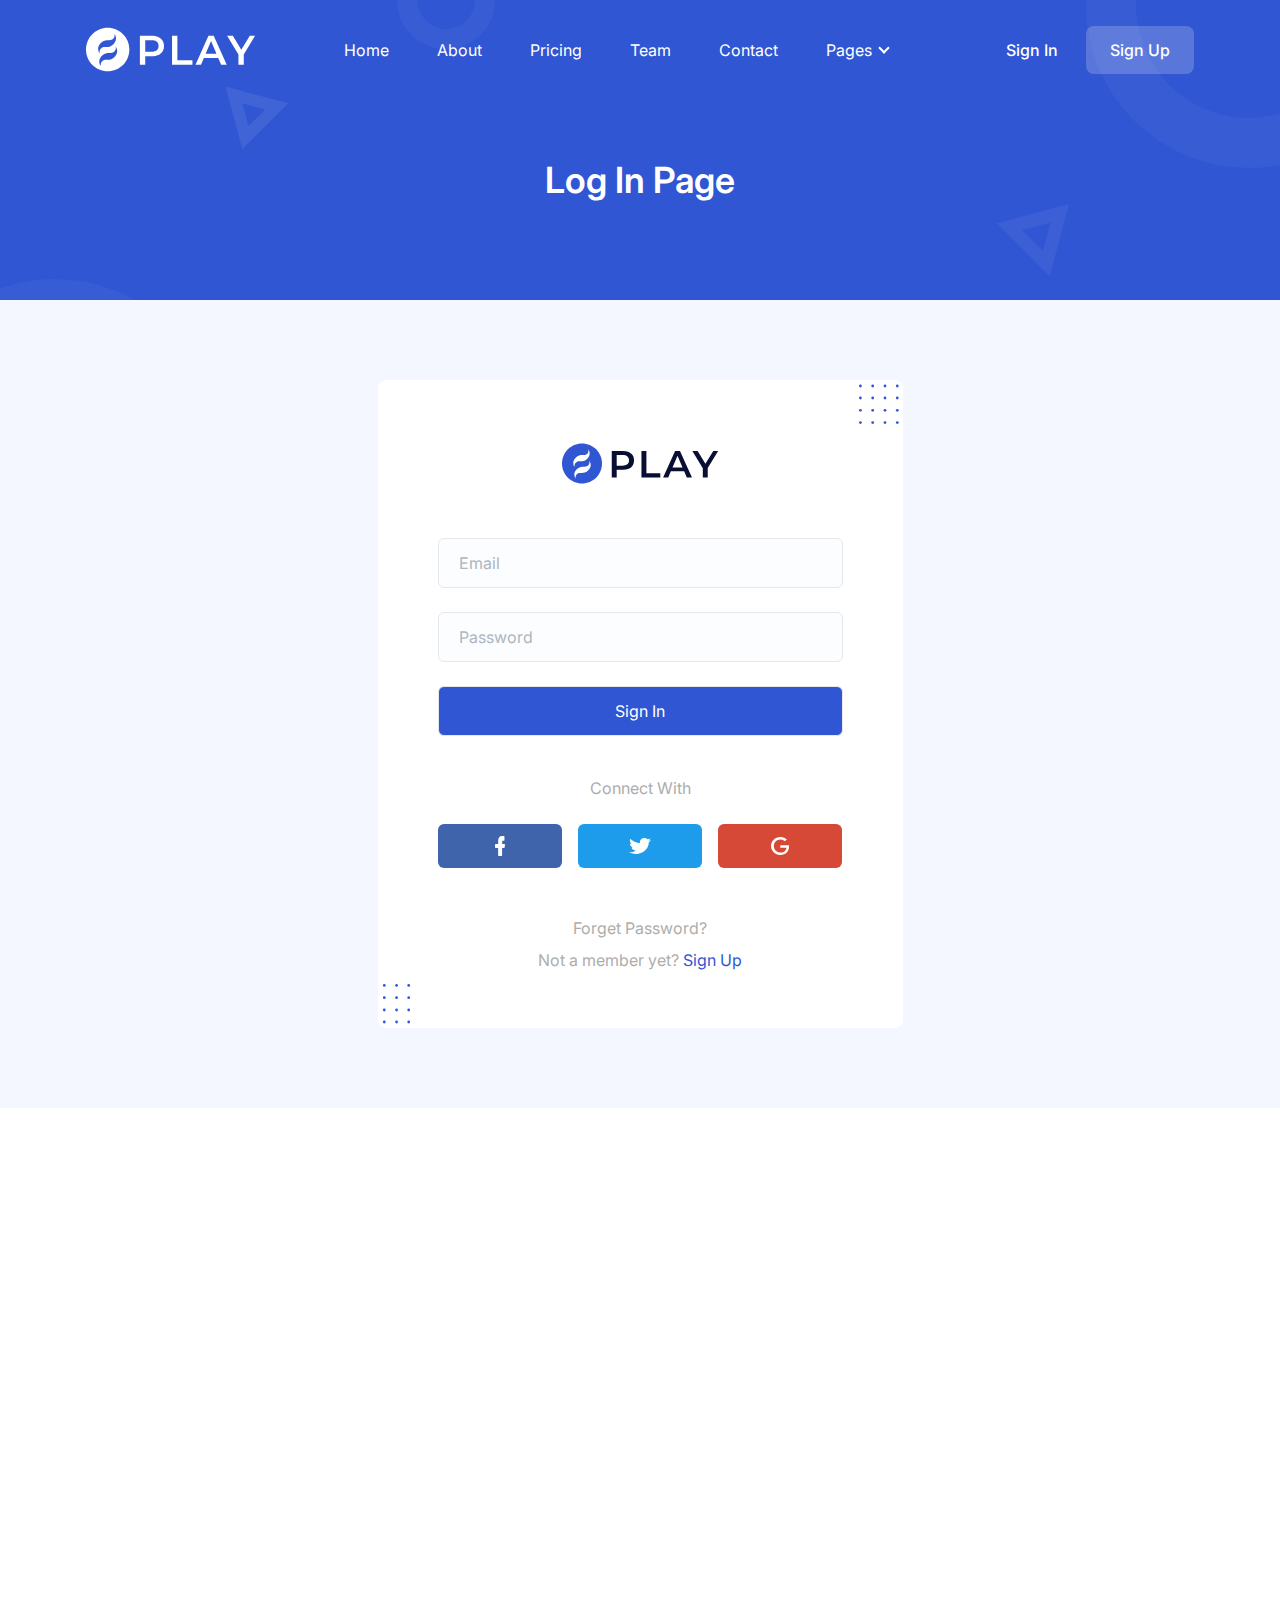
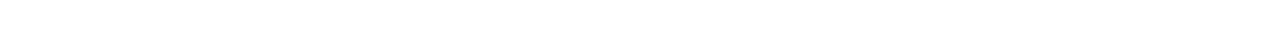
<file: signin.html>
<!DOCTYPE html>
<html lang="en">
  <head>
    <meta charset="UTF-8" />
    <meta http-equiv="X-UA-Compatible" content="IE=edge" />
    <meta name="viewport" content="width=device-width, initial-scale=1.0" />
    <title>Sign In | Play Tailwind</title>
    <link
      rel="shortcut icon"
      href="assets/images/favicon.png"
      type="image/x-icon"
    />
    <link rel="stylesheet" href="assets/css/animate.css" />
    <link rel="stylesheet" href="assets/css/tailwind.css" />

    <!-- ==== WOW JS ==== -->
    <script src="assets/js/wow.min.js"></script>
    <script>
      new WOW().init();
    </script>
  </head>
  <body>
    <!-- ====== Navbar Section Start -->
    <div
      class="ud-header absolute top-0 left-0 z-40 flex w-full items-center bg-transparent"
    >
      <div class="container">
        <div class="relative -mx-4 flex items-center justify-between">
          <div class="w-60 max-w-full px-4">
            <a href="index.html" class="navbar-logo block w-full py-5">
              <img
                src="assets/images/logo/logo-white.svg"
                alt="logo"
                class="header-logo w-full"
              />
            </a>
          </div>
          <div class="flex w-full items-center justify-between px-4">
            <div>
              <button
                id="navbarToggler"
                class="absolute right-4 top-1/2 block -translate-y-1/2 rounded-lg px-3 py-[6px] ring-primary focus:ring-2 lg:hidden"
              >
                <span
                  class="relative my-[6px] block h-[2px] w-[30px] bg-white"
                ></span>
                <span
                  class="relative my-[6px] block h-[2px] w-[30px] bg-white"
                ></span>
                <span
                  class="relative my-[6px] block h-[2px] w-[30px] bg-white"
                ></span>
              </button>
              <nav
                id="navbarCollapse"
                class="absolute right-4 top-full hidden w-full max-w-[250px] rounded-lg bg-white py-5 shadow-lg lg:static lg:block lg:w-full lg:max-w-full lg:bg-transparent lg:py-0 lg:px-4 lg:shadow-none xl:px-6"
              >
                <ul class="blcok lg:flex">
                  <li class="group relative">
                    <a
                      href="#home"
                      class="ud-menu-scroll mx-8 flex py-2 text-base text-dark group-hover:text-primary lg:mr-0 lg:inline-flex lg:py-6 lg:px-0 lg:text-white lg:group-hover:text-white lg:group-hover:opacity-70"
                    >
                      Home
                    </a>
                  </li>
                  <li class="group relative">
                    <a
                      href="/#about"
                      class="ud-menu-scroll mx-8 flex py-2 text-base text-dark group-hover:text-primary lg:mr-0 lg:ml-7 lg:inline-flex lg:py-6 lg:px-0 lg:text-white lg:group-hover:text-white lg:group-hover:opacity-70 xl:ml-12"
                    >
                      About
                    </a>
                  </li>
                  <li class="group relative">
                    <a
                      href="/#pricing"
                      class="ud-menu-scroll mx-8 flex py-2 text-base text-dark group-hover:text-primary lg:mr-0 lg:ml-7 lg:inline-flex lg:py-6 lg:px-0 lg:text-white lg:group-hover:text-white lg:group-hover:opacity-70 xl:ml-12"
                    >
                      Pricing
                    </a>
                  </li>
                  <li class="group relative">
                    <a
                      href="/#team"
                      class="ud-menu-scroll mx-8 flex py-2 text-base text-dark group-hover:text-primary lg:mr-0 lg:ml-7 lg:inline-flex lg:py-6 lg:px-0 lg:text-white lg:group-hover:text-white lg:group-hover:opacity-70 xl:ml-12"
                    >
                      Team
                    </a>
                  </li>
                  <li class="group relative">
                    <a
                      href="/#contact"
                      class="ud-menu-scroll mx-8 flex py-2 text-base text-dark group-hover:text-primary lg:mr-0 lg:ml-7 lg:inline-flex lg:py-6 lg:px-0 lg:text-white lg:group-hover:text-white lg:group-hover:opacity-70 xl:ml-12"
                    >
                      Contact
                    </a>
                  </li>
                  <li class="submenu-item group relative">
                    <a
                      href="javascript:void(0)"
                      class="relative mx-8 flex py-2 text-base text-dark after:absolute after:right-1 after:top-1/2 after:mt-[-2px] after:h-2 after:w-2 after:-translate-y-1/2 after:rotate-45 after:border-b-2 after:border-r-2 after:border-current group-hover:text-primary lg:mr-0 lg:ml-8 lg:inline-flex lg:py-6 lg:pl-0 lg:pr-4 lg:text-white lg:after:right-0 lg:group-hover:text-white lg:group-hover:opacity-70 xl:ml-12"
                    >
                      Pages
                    </a>
                    <div
                      class="submenu relative top-full left-0 hidden w-[250px] rounded-sm bg-white p-4 transition-[top] duration-300 group-hover:opacity-100 lg:invisible lg:absolute lg:top-[110%] lg:block lg:opacity-0 lg:shadow-lg lg:group-hover:visible lg:group-hover:top-full"
                    >
                      <a
                        href="about.html"
                        class="block rounded py-[10px] px-4 text-sm text-body-color hover:text-primary"
                      >
                        About Page
                      </a>
                      <a
                        href="pricing.html"
                        class="block rounded py-[10px] px-4 text-sm text-body-color hover:text-primary"
                      >
                        Pricing Page
                      </a>
                      <a
                        href="contact.html"
                        class="block rounded py-[10px] px-4 text-sm text-body-color hover:text-primary"
                      >
                        Contact Page
                      </a>
                      <a
                        href="blog-grids.html"
                        class="block rounded py-[10px] px-4 text-sm text-body-color hover:text-primary"
                      >
                        Blog Grid Page
                      </a>
                      <a
                        href="blog-details.html"
                        class="block rounded py-[10px] px-4 text-sm text-body-color hover:text-primary"
                      >
                        Blog Details Page
                      </a>

                      <a
                        href="signup.html"
                        class="block rounded py-[10px] px-4 text-sm text-body-color hover:text-primary"
                      >
                        Sign Up Page
                      </a>
                      <a
                        href="signin.html"
                        class="block rounded py-[10px] px-4 text-sm text-body-color hover:text-primary"
                      >
                        Sign In Page
                      </a>
                      <a
                        href="404.html"
                        class="block rounded py-[10px] px-4 text-sm text-body-color hover:text-primary"
                      >
                        404 Page
                      </a>
                    </div>
                  </li>
                </ul>
              </nav>
            </div>
            <div class="hidden justify-end pr-16 sm:flex lg:pr-0">
              <a
                href="signin.html"
                class="loginBtn py-3 px-7 text-base font-medium text-white hover:opacity-70"
              >
                Sign In
              </a>
              <a
                href="signup.html"
                class="signUpBtn rounded-lg bg-white bg-opacity-20 py-3 px-6 text-base font-medium text-white duration-300 ease-in-out hover:bg-opacity-100 hover:text-dark"
              >
                Sign Up
              </a>
            </div>
          </div>
        </div>
      </div>
    </div>
    <!-- ====== Navbar Section End -->

    <!-- ====== Banner Section Start -->
    <div
      class="relative z-10 overflow-hidden bg-primary pt-[120px] pb-[100px] md:pt-[130px] lg:pt-[160px]"
    >
      <div class="container">
        <div class="-mx-4 flex flex-wrap items-center">
          <div class="w-full px-4">
            <div class="text-center">
              <h1 class="text-4xl font-semibold text-white">Log In Page</h1>
            </div>
          </div>
        </div>
      </div>
      <div>
        <span class="absolute top-0 left-0 z-[-1]">
          <svg
            width="495"
            height="470"
            viewBox="0 0 495 470"
            fill="none"
            xmlns="http://www.w3.org/2000/svg"
          >
            <circle
              cx="55"
              cy="442"
              r="138"
              stroke="white"
              stroke-opacity="0.04"
              stroke-width="50"
            />
            <circle
              cx="446"
              r="39"
              stroke="white"
              stroke-opacity="0.04"
              stroke-width="20"
            />
            <path
              d="M245.406 137.609L233.985 94.9852L276.609 106.406L245.406 137.609Z"
              stroke="white"
              stroke-opacity="0.08"
              stroke-width="12"
            />
          </svg>
        </span>
        <span class="absolute top-0 right-0 z-[-1]">
          <svg
            width="493"
            height="470"
            viewBox="0 0 493 470"
            fill="none"
            xmlns="http://www.w3.org/2000/svg"
          >
            <circle
              cx="462"
              cy="5"
              r="138"
              stroke="white"
              stroke-opacity="0.04"
              stroke-width="50"
            />
            <circle
              cx="49"
              cy="470"
              r="39"
              stroke="white"
              stroke-opacity="0.04"
              stroke-width="20"
            />
            <path
              d="M222.393 226.701L272.808 213.192L259.299 263.607L222.393 226.701Z"
              stroke="white"
              stroke-opacity="0.06"
              stroke-width="13"
            />
          </svg>
        </span>
      </div>
    </div>
    <!-- ====== Banner Section End -->

    <!-- ====== Forms Section Start -->
    <section class="bg-[#F4F7FF] py-14 lg:py-20">
      <div class="container">
        <div class="-mx-4 flex flex-wrap">
          <div class="w-full px-4">
            <div
              class="wow fadeInUp relative mx-auto max-w-[525px] overflow-hidden rounded-lg bg-white py-14 px-8 text-center sm:px-12 md:px-[60px]"
              data-wow-delay=".15s"
            >
              <div class="mb-10 text-center">
                <a
                  href="javascript:void(0)"
                  class="mx-auto inline-block max-w-[160px]"
                >
                  <img src="assets/images/logo/logo.svg" alt="logo" />
                </a>
              </div>
              <form>
                <div class="mb-6">
                  <input
                    type="email"
                    placeholder="Email"
                    class="bordder-[#E9EDF4] w-full rounded-md border bg-[#FCFDFE] py-3 px-5 text-base text-body-color placeholder-[#ACB6BE] outline-none transition focus:border-primary focus-visible:shadow-none"
                  />
                </div>
                <div class="mb-6">
                  <input
                    type="password"
                    placeholder="Password"
                    class="bordder-[#E9EDF4] w-full rounded-md border bg-[#FCFDFE] py-3 px-5 text-base text-body-color placeholder-[#ACB6BE] outline-none transition focus:border-primary focus-visible:shadow-none"
                  />
                </div>
                <div class="mb-10">
                  <input
                    type="submit"
                    value="Sign In"
                    class="bordder-primary w-full cursor-pointer rounded-md border bg-primary py-3 px-5 text-base text-white transition duration-300 ease-in-out hover:shadow-md"
                  />
                </div>
              </form>
              <p class="mb-6 text-base text-[#adadad]">Connect With</p>
              <ul class="-mx-2 mb-12 flex justify-between">
                <li class="w-full px-2">
                  <a
                    href="javascript:void(0)"
                    class="flex h-11 items-center justify-center rounded-md bg-[#4064AC] transition hover:bg-opacity-90"
                  >
                    <svg
                      width="10"
                      height="20"
                      viewBox="0 0 10 20"
                      fill="none"
                      xmlns="http://www.w3.org/2000/svg"
                    >
                      <path
                        d="M9.29878 8H7.74898H7.19548V7.35484V5.35484V4.70968H7.74898H8.91133C9.21575 4.70968 9.46483 4.45161 9.46483 4.06452V0.645161C9.46483 0.290323 9.24343 0 8.91133 0H6.89106C4.70474 0 3.18262 1.80645 3.18262 4.48387V7.29032V7.93548H2.62912H0.747223C0.359774 7.93548 0 8.29032 0 8.80645V11.129C0 11.5806 0.304424 12 0.747223 12H2.57377H3.12727V12.6452V19.129C3.12727 19.5806 3.43169 20 3.87449 20H6.47593C6.64198 20 6.78036 19.9032 6.89106 19.7742C7.00176 19.6452 7.08478 19.4194 7.08478 19.2258V12.6774V12.0323H7.66596H8.91133C9.2711 12.0323 9.54785 11.7742 9.6032 11.3871V11.3548V11.3226L9.99065 9.09677C10.0183 8.87097 9.99065 8.6129 9.8246 8.35484C9.76925 8.19355 9.52018 8.03226 9.29878 8Z"
                        fill="white"
                      />
                    </svg>
                  </a>
                </li>
                <li class="w-full px-2">
                  <a
                    href="javascript:void(0)"
                    class="flex h-11 items-center justify-center rounded-md bg-[#1C9CEA] transition hover:bg-opacity-90"
                  >
                    <svg
                      width="22"
                      height="16"
                      viewBox="0 0 22 16"
                      fill="none"
                      xmlns="http://www.w3.org/2000/svg"
                    >
                      <path
                        d="M19.5516 2.75538L20.9 1.25245C21.2903 0.845401 21.3968 0.53229 21.4323 0.375734C20.3677 0.939335 19.3742 1.1272 18.7355 1.1272H18.4871L18.3452 1.00196C17.4935 0.344423 16.429 0 15.2935 0C12.8097 0 10.8581 1.81605 10.8581 3.91389C10.8581 4.03914 10.8581 4.22701 10.8935 4.35225L11 4.97847L10.2548 4.94716C5.7129 4.82192 1.9871 1.37769 1.38387 0.782779C0.390323 2.34834 0.958064 3.85127 1.56129 4.79061L2.76774 6.54403L0.851613 5.6047C0.887097 6.91977 1.45484 7.95303 2.55484 8.7045L3.5129 9.33072L2.55484 9.67515C3.15806 11.272 4.50645 11.9296 5.5 12.18L6.8129 12.4932L5.57097 13.2446C3.58387 14.4971 1.1 14.4031 0 14.3092C2.23548 15.6869 4.89677 16 6.74194 16C8.12581 16 9.15484 15.8748 9.40322 15.7808C19.3387 13.7143 19.8 5.8865 19.8 4.32094V4.10176L20.0129 3.97652C21.2194 2.97456 21.7161 2.44227 22 2.12916C21.8935 2.16047 21.7516 2.22309 21.6097 2.2544L19.5516 2.75538Z"
                        fill="white"
                      />
                    </svg>
                  </a>
                </li>
                <li class="w-full px-2">
                  <a
                    href="javascript:void(0)"
                    class="flex h-11 items-center justify-center rounded-md bg-[#D64937] transition hover:bg-opacity-90"
                  >
                    <svg
                      width="18"
                      height="18"
                      viewBox="0 0 18 18"
                      fill="none"
                      xmlns="http://www.w3.org/2000/svg"
                    >
                      <path
                        d="M17.8477 8.17132H9.29628V10.643H15.4342C15.1065 14.0743 12.2461 15.5574 9.47506 15.5574C5.95916 15.5574 2.8306 12.8821 2.8306 9.01461C2.8306 5.29251 5.81018 2.47185 9.47506 2.47185C12.2759 2.47185 13.9742 4.24567 13.9742 4.24567L15.7024 2.47185C15.7024 2.47185 13.3783 0.000145544 9.35587 0.000145544C4.05223 -0.0289334 0 4.30383 0 8.98553C0 13.5218 3.81386 18 9.44526 18C14.4212 18 17.9967 14.7141 17.9967 9.79974C18.0264 8.78198 17.8477 8.17132 17.8477 8.17132Z"
                        fill="white"
                      />
                    </svg>
                  </a>
                </li>
              </ul>
              <a
                href="javascript:void(0)"
                class="mb-2 inline-block text-base text-[#adadad] hover:text-primary"
              >
                Forget Password?
              </a>
              <p class="text-base text-[#adadad]">
                Not a member yet?
                <a href="signup.html" class="text-primary hover:underline">
                  Sign Up
                </a>
              </p>

              <div>
                <span class="absolute top-1 right-1">
                  <svg
                    width="40"
                    height="40"
                    viewBox="0 0 40 40"
                    fill="none"
                    xmlns="http://www.w3.org/2000/svg"
                  >
                    <circle
                      cx="1.39737"
                      cy="38.6026"
                      r="1.39737"
                      transform="rotate(-90 1.39737 38.6026)"
                      fill="#3056D3"
                    />
                    <circle
                      cx="1.39737"
                      cy="1.99122"
                      r="1.39737"
                      transform="rotate(-90 1.39737 1.99122)"
                      fill="#3056D3"
                    />
                    <circle
                      cx="13.6943"
                      cy="38.6026"
                      r="1.39737"
                      transform="rotate(-90 13.6943 38.6026)"
                      fill="#3056D3"
                    />
                    <circle
                      cx="13.6943"
                      cy="1.99122"
                      r="1.39737"
                      transform="rotate(-90 13.6943 1.99122)"
                      fill="#3056D3"
                    />
                    <circle
                      cx="25.9911"
                      cy="38.6026"
                      r="1.39737"
                      transform="rotate(-90 25.9911 38.6026)"
                      fill="#3056D3"
                    />
                    <circle
                      cx="25.9911"
                      cy="1.99122"
                      r="1.39737"
                      transform="rotate(-90 25.9911 1.99122)"
                      fill="#3056D3"
                    />
                    <circle
                      cx="38.288"
                      cy="38.6026"
                      r="1.39737"
                      transform="rotate(-90 38.288 38.6026)"
                      fill="#3056D3"
                    />
                    <circle
                      cx="38.288"
                      cy="1.99122"
                      r="1.39737"
                      transform="rotate(-90 38.288 1.99122)"
                      fill="#3056D3"
                    />
                    <circle
                      cx="1.39737"
                      cy="26.3057"
                      r="1.39737"
                      transform="rotate(-90 1.39737 26.3057)"
                      fill="#3056D3"
                    />
                    <circle
                      cx="13.6943"
                      cy="26.3057"
                      r="1.39737"
                      transform="rotate(-90 13.6943 26.3057)"
                      fill="#3056D3"
                    />
                    <circle
                      cx="25.9911"
                      cy="26.3057"
                      r="1.39737"
                      transform="rotate(-90 25.9911 26.3057)"
                      fill="#3056D3"
                    />
                    <circle
                      cx="38.288"
                      cy="26.3057"
                      r="1.39737"
                      transform="rotate(-90 38.288 26.3057)"
                      fill="#3056D3"
                    />
                    <circle
                      cx="1.39737"
                      cy="14.0086"
                      r="1.39737"
                      transform="rotate(-90 1.39737 14.0086)"
                      fill="#3056D3"
                    />
                    <circle
                      cx="13.6943"
                      cy="14.0086"
                      r="1.39737"
                      transform="rotate(-90 13.6943 14.0086)"
                      fill="#3056D3"
                    />
                    <circle
                      cx="25.9911"
                      cy="14.0086"
                      r="1.39737"
                      transform="rotate(-90 25.9911 14.0086)"
                      fill="#3056D3"
                    />
                    <circle
                      cx="38.288"
                      cy="14.0086"
                      r="1.39737"
                      transform="rotate(-90 38.288 14.0086)"
                      fill="#3056D3"
                    />
                  </svg>
                </span>
                <span class="absolute left-1 bottom-1">
                  <svg
                    width="29"
                    height="40"
                    viewBox="0 0 29 40"
                    fill="none"
                    xmlns="http://www.w3.org/2000/svg"
                  >
                    <circle
                      cx="2.288"
                      cy="25.9912"
                      r="1.39737"
                      transform="rotate(-90 2.288 25.9912)"
                      fill="#3056D3"
                    />
                    <circle
                      cx="14.5849"
                      cy="25.9911"
                      r="1.39737"
                      transform="rotate(-90 14.5849 25.9911)"
                      fill="#3056D3"
                    />
                    <circle
                      cx="26.7216"
                      cy="25.9911"
                      r="1.39737"
                      transform="rotate(-90 26.7216 25.9911)"
                      fill="#3056D3"
                    />
                    <circle
                      cx="2.288"
                      cy="13.6944"
                      r="1.39737"
                      transform="rotate(-90 2.288 13.6944)"
                      fill="#3056D3"
                    />
                    <circle
                      cx="14.5849"
                      cy="13.6943"
                      r="1.39737"
                      transform="rotate(-90 14.5849 13.6943)"
                      fill="#3056D3"
                    />
                    <circle
                      cx="26.7216"
                      cy="13.6943"
                      r="1.39737"
                      transform="rotate(-90 26.7216 13.6943)"
                      fill="#3056D3"
                    />
                    <circle
                      cx="2.288"
                      cy="38.0087"
                      r="1.39737"
                      transform="rotate(-90 2.288 38.0087)"
                      fill="#3056D3"
                    />
                    <circle
                      cx="2.288"
                      cy="1.39739"
                      r="1.39737"
                      transform="rotate(-90 2.288 1.39739)"
                      fill="#3056D3"
                    />
                    <circle
                      cx="14.5849"
                      cy="38.0089"
                      r="1.39737"
                      transform="rotate(-90 14.5849 38.0089)"
                      fill="#3056D3"
                    />
                    <circle
                      cx="26.7216"
                      cy="38.0089"
                      r="1.39737"
                      transform="rotate(-90 26.7216 38.0089)"
                      fill="#3056D3"
                    />
                    <circle
                      cx="14.5849"
                      cy="1.39761"
                      r="1.39737"
                      transform="rotate(-90 14.5849 1.39761)"
                      fill="#3056D3"
                    />
                    <circle
                      cx="26.7216"
                      cy="1.39761"
                      r="1.39737"
                      transform="rotate(-90 26.7216 1.39761)"
                      fill="#3056D3"
                    />
                  </svg>
                </span>
              </div>
            </div>
          </div>
        </div>
      </div>
    </section>
    <!-- ====== Forms Section End -->

    <!-- ====== Footer Section Start -->
    <footer
      class="wow fadeInUp relative z-10 bg-black pt-20 lg:pt-[120px]"
      data-wow-delay=".15s"
    >
      <div class="container">
        <div class="-mx-4 flex flex-wrap">
          <div class="w-full px-4 sm:w-1/2 md:w-1/2 lg:w-4/12 xl:w-3/12">
            <div class="mb-10 w-full">
              <a
                href="javascript:void(0)"
                class="mb-6 inline-block max-w-[160px]"
              >
                <img
                  src="assets/images/logo/logo-white.svg"
                  alt="logo"
                  class="max-w-full"
                />
              </a>
              <p class="mb-7 text-base text-[#f3f4fe]">
                We create digital experiences for brands and companies by using
                technology.
              </p>
              <div class="-mx-3 flex items-center">
                <a
                  href="javascript:void(0)"
                  class="px-3 text-[#dddddd] hover:text-white"
                >
                  <svg
                    width="10"
                    height="18"
                    viewBox="0 0 10 18"
                    class="fill-current"
                  >
                    <path
                      d="M9.00007 6.82105H7.50006H6.96434V6.27097V4.56571V4.01562H7.50006H8.62507C8.91971 4.01562 9.16078 3.79559 9.16078 3.46554V0.550085C9.16078 0.247538 8.9465 0 8.62507 0H6.66969C4.55361 0 3.08038 1.54024 3.08038 3.82309V6.21596V6.76605H2.54466H0.72322C0.348217 6.76605 0 7.06859 0 7.50866V9.48897C0 9.87402 0.294645 10.2316 0.72322 10.2316H2.49109H3.02681V10.7817V16.31C3.02681 16.6951 3.32145 17.0526 3.75003 17.0526H6.26791C6.42862 17.0526 6.56255 16.9701 6.66969 16.8601C6.77684 16.7501 6.8572 16.5576 6.8572 16.3925V10.8092V10.2591H7.4197H8.62507C8.97328 10.2591 9.24114 10.0391 9.29471 9.709V9.6815V9.65399L9.66972 7.7562C9.6965 7.56367 9.66972 7.34363 9.509 7.1236C9.45543 6.98608 9.21436 6.84856 9.00007 6.82105Z"
                    />
                  </svg>
                </a>
                <a
                  href="javascript:void(0)"
                  class="px-3 text-[#dddddd] hover:text-white"
                >
                  <svg
                    width="19"
                    height="15"
                    viewBox="0 0 19 15"
                    class="fill-current"
                  >
                    <path
                      d="M16.2622 3.17878L17.33 1.93293C17.6391 1.59551 17.7234 1.33595 17.7515 1.20618C16.9085 1.67337 16.1217 1.82911 15.6159 1.82911H15.4192L15.3068 1.72528C14.6324 1.18022 13.7894 0.894714 12.8902 0.894714C10.9233 0.894714 9.37779 2.40012 9.37779 4.13913C9.37779 4.24295 9.37779 4.39868 9.40589 4.5025L9.49019 5.02161L8.90009 4.99565C5.30334 4.89183 2.35288 2.03675 1.87518 1.5436C1.08839 2.84136 1.53799 4.08722 2.01568 4.86587L2.97107 6.31937L1.45369 5.54071C1.48179 6.63084 1.93138 7.48736 2.80247 8.11029L3.56116 8.62939L2.80247 8.9149C3.28017 10.2386 4.34795 10.7837 5.13474 10.9913L6.17443 11.2509L5.19094 11.8738C3.61736 12.912 1.65039 12.8342 0.779297 12.7563C2.54957 13.8983 4.65705 14.1579 6.11823 14.1579C7.21412 14.1579 8.02901 14.0541 8.2257 13.9762C16.0936 12.2631 16.4589 5.77431 16.4589 4.47655V4.29486L16.6275 4.19104C17.5829 3.36047 17.9763 2.91923 18.2011 2.65967C18.1168 2.68563 18.0044 2.73754 17.892 2.7635L16.2622 3.17878Z"
                    />
                  </svg>
                </a>
                <a
                  href="javascript:void(0)"
                  class="px-3 text-[#dddddd] hover:text-white"
                >
                  <svg
                    width="18"
                    height="18"
                    viewBox="0 0 18 18"
                    class="fill-current"
                  >
                    <path
                      d="M8.91688 12.4995C10.6918 12.4995 12.1306 11.0911 12.1306 9.35385C12.1306 7.61655 10.6918 6.20819 8.91688 6.20819C7.14197 6.20819 5.70312 7.61655 5.70312 9.35385C5.70312 11.0911 7.14197 12.4995 8.91688 12.4995Z"
                    />
                    <path
                      d="M12.4078 0.947388H5.37075C2.57257 0.947388 0.300781 3.17104 0.300781 5.90993V12.7436C0.300781 15.5367 2.57257 17.7604 5.37075 17.7604H12.3524C15.2059 17.7604 17.4777 15.5367 17.4777 12.7978V5.90993C17.4777 3.17104 15.2059 0.947388 12.4078 0.947388ZM8.91696 13.4758C6.56206 13.4758 4.70584 11.6047 4.70584 9.35389C4.70584 7.10312 6.58976 5.23199 8.91696 5.23199C11.2165 5.23199 13.1004 7.10312 13.1004 9.35389C13.1004 11.6047 11.2442 13.4758 8.91696 13.4758ZM14.735 5.61164C14.4579 5.90993 14.0423 6.07264 13.5714 6.07264C13.1558 6.07264 12.7402 5.90993 12.4078 5.61164C12.103 5.31334 11.9368 4.9337 11.9368 4.47269C11.9368 4.01169 12.103 3.65916 12.4078 3.33375C12.7125 3.00834 13.1004 2.84563 13.5714 2.84563C13.9869 2.84563 14.4302 3.00834 14.735 3.30663C15.012 3.65916 15.2059 4.06593 15.2059 4.49981C15.1782 4.9337 15.012 5.31334 14.735 5.61164Z"
                    />
                    <path
                      d="M13.5985 3.82184C13.2383 3.82184 12.9336 4.12013 12.9336 4.47266C12.9336 4.82519 13.2383 5.12349 13.5985 5.12349C13.9587 5.12349 14.2634 4.82519 14.2634 4.47266C14.2634 4.12013 13.9864 3.82184 13.5985 3.82184Z"
                    />
                  </svg>
                </a>
                <a
                  href="javascript:void(0)"
                  class="px-3 text-[#dddddd] hover:text-white"
                >
                  <svg
                    width="18"
                    height="18"
                    viewBox="0 0 18 18"
                    class="fill-current"
                  >
                    <path
                      d="M16.7821 0.947388H1.84847C1.14272 0.947388 0.578125 1.49747 0.578125 2.18508V16.7623C0.578125 17.4224 1.14272 18 1.84847 18H16.7257C17.4314 18 17.996 17.4499 17.996 16.7623V2.15757C18.0525 1.49747 17.4879 0.947388 16.7821 0.947388ZM5.7442 15.4421H3.17528V7.32837H5.7442V15.4421ZM4.44563 6.2007C3.59873 6.2007 2.94944 5.5406 2.94944 4.74297C2.94944 3.94535 3.62696 3.28525 4.44563 3.28525C5.26429 3.28525 5.94181 3.94535 5.94181 4.74297C5.94181 5.5406 5.32075 6.2007 4.44563 6.2007ZM15.4835 15.4421H12.9146V11.509C12.9146 10.5739 12.8864 9.33618 11.5596 9.33618C10.2045 9.33618 10.0069 10.3813 10.0069 11.4265V15.4421H7.438V7.32837H9.95046V8.45605H9.9787C10.3457 7.79594 11.1644 7.13584 12.4347 7.13584C15.0601 7.13584 15.54 8.7861 15.54 11.0414V15.4421H15.4835Z"
                    />
                  </svg>
                </a>
              </div>
            </div>
          </div>
          <div class="w-full px-4 sm:w-1/2 md:w-1/2 lg:w-2/12 xl:w-2/12">
            <div class="mb-10 w-full">
              <h4 class="mb-9 text-lg font-semibold text-white">About Us</h4>
              <ul>
                <li>
                  <a
                    href="javascript:void(0)"
                    class="mb-2 inline-block text-base leading-loose text-[#f3f4fe] hover:text-primary"
                  >
                    Home
                  </a>
                </li>
                <li>
                  <a
                    href="javascript:void(0)"
                    class="mb-2 inline-block text-base leading-loose text-[#f3f4fe] hover:text-primary"
                  >
                    Features
                  </a>
                </li>
                <li>
                  <a
                    href="javascript:void(0)"
                    class="mb-2 inline-block text-base leading-loose text-[#f3f4fe] hover:text-primary"
                  >
                    About
                  </a>
                </li>
                <li>
                  <a
                    href="javascript:void(0)"
                    class="mb-2 inline-block text-base leading-loose text-[#f3f4fe] hover:text-primary"
                  >
                    Testimonial
                  </a>
                </li>
              </ul>
            </div>
          </div>
          <div class="w-full px-4 sm:w-1/2 md:w-1/2 lg:w-3/12 xl:w-2/12">
            <div class="mb-10 w-full">
              <h4 class="mb-9 text-lg font-semibold text-white">Features</h4>
              <ul>
                <li>
                  <a
                    href="javascript:void(0)"
                    class="mb-2 inline-block text-base leading-loose text-[#f3f4fe] hover:text-primary"
                  >
                    How it works
                  </a>
                </li>
                <li>
                  <a
                    href="javascript:void(0)"
                    class="mb-2 inline-block text-base leading-loose text-[#f3f4fe] hover:text-primary"
                  >
                    Privacy policy
                  </a>
                </li>
                <li>
                  <a
                    href="javascript:void(0)"
                    class="mb-2 inline-block text-base leading-loose text-[#f3f4fe] hover:text-primary"
                  >
                    Terms of Service
                  </a>
                </li>
                <li>
                  <a
                    href="javascript:void(0)"
                    class="mb-2 inline-block text-base leading-loose text-[#f3f4fe] hover:text-primary"
                  >
                    Refund policy
                  </a>
                </li>
              </ul>
            </div>
          </div>
          <div class="w-full px-4 sm:w-1/2 md:w-1/2 lg:w-3/12 xl:w-2/12">
            <div class="mb-10 w-full">
              <h4 class="mb-9 text-lg font-semibold text-white">
                Our Products
              </h4>
              <ul>
                <li>
                  <a
                    href="javascript:void(0)"
                    class="mb-2 inline-block text-base leading-loose text-[#f3f4fe] hover:text-primary"
                  >
                    LineIcons
                  </a>
                </li>
                <li>
                  <a
                    href="javascript:void(0)"
                    class="mb-2 inline-block text-base leading-loose text-[#f3f4fe] hover:text-primary"
                  >
                    Ecommerce HTML
                  </a>
                </li>
                <li>
                  <a
                    href="javascript:void(0)"
                    class="mb-2 inline-block text-base leading-loose text-[#f3f4fe] hover:text-primary"
                  >
                    Ayro UI
                  </a>
                </li>
                <li>
                  <a
                    href="javascript:void(0)"
                    class="mb-2 inline-block text-base leading-loose text-[#f3f4fe] hover:text-primary"
                  >
                    PlainAdmin
                  </a>
                </li>
              </ul>
            </div>
          </div>
          <div class="w-full px-4 md:w-2/3 lg:w-6/12 xl:w-3/12">
            <div class="mb-10 w-full">
              <h4 class="mb-9 text-lg font-semibold text-white">Partners</h4>
              <ul class="flex flex-wrap items-center">
                <li>
                  <a
                    href="https://tailgrids.com"
                    rel="nofollow noopner"
                    target="_blank"
                    class="mb-6 mr-5 block max-w-[120px] xl:max-w-[100px] 2xl:max-w-[120px]"
                  >
                    <img
                      src="assets/images/footer/brands/tailgrids.svg"
                      alt="tailgrids"
                    />
                  </a>
                </li>
                <li>
                  <a
                    href="https://ayroui.com"
                    rel="nofollow noopner"
                    target="_blank"
                    class="mb-6 mr-5 block max-w-[120px] xl:max-w-[100px] 2xl:max-w-[120px]"
                  >
                    <img
                      src="assets/images/footer/brands/ayroui.svg"
                      alt="ayroui"
                    />
                  </a>
                </li>
                <li>
                  <a
                    href="https://ecommercehtml.com"
                    rel="nofollow noopner"
                    target="_blank"
                    class="mb-6 mr-5 block max-w-[120px] xl:max-w-[100px] 2xl:max-w-[120px]"
                  >
                    <img
                      src="assets/images/footer/brands/ecommerce-html.svg"
                      alt="ecommerce-html"
                    />
                  </a>
                </li>
                <li>
                  <a
                    href="https://graygrids.com"
                    rel="nofollow noopner"
                    target="_blank"
                    class="mb-6 mr-5 block max-w-[120px] xl:max-w-[100px] 2xl:max-w-[120px]"
                  >
                    <img
                      src="assets/images/footer/brands/graygrids.svg"
                      alt="graygrids"
                    />
                  </a>
                </li>
                <li>
                  <a
                    href="https://lineicons.com"
                    rel="nofollow noopner"
                    target="_blank"
                    class="mb-6 mr-5 block max-w-[120px] xl:max-w-[100px] 2xl:max-w-[120px]"
                  >
                    <img
                      src="assets/images/footer/brands/lineicons.svg"
                      alt="lineicons"
                    />
                  </a>
                </li>
                <li>
                  <a
                    href="https://uideck.com"
                    rel="nofollow noopner"
                    target="_blank"
                    class="mb-6 mr-5 block max-w-[120px] xl:max-w-[100px] 2xl:max-w-[120px]"
                  >
                    <img
                      src="assets/images/footer/brands/uideck.svg"
                      alt="uideck"
                    />
                  </a>
                </li>
              </ul>
            </div>
          </div>
        </div>
      </div>

      <div class="mt-12 border-t border-opacity-40 py-8 lg:mt-[60px]">
        <div class="container">
          <div class="-mx-4 flex flex-wrap">
            <div class="w-full px-4 md:w-2/3 lg:w-1/2">
              <div class="my-1">
                <div
                  class="-mx-3 flex items-center justify-center md:justify-start"
                >
                  <a
                    href="javascript:void(0)"
                    class="px-3 text-base text-[#f3f4fe] hover:text-primary"
                  >
                    Privacy policy
                  </a>
                  <a
                    href="javascript:void(0)"
                    class="px-3 text-base text-[#f3f4fe] hover:text-primary"
                  >
                    Legal notice
                  </a>
                  <a
                    href="javascript:void(0)"
                    class="px-3 text-base text-[#f3f4fe] hover:text-primary"
                  >
                    Terms of service
                  </a>
                </div>
              </div>
            </div>
            <div class="w-full px-4 md:w-1/3 lg:w-1/2">
              <div class="my-1 flex justify-center md:justify-end">
                <p class="text-base text-[#f3f4fe]">
                  Handcrafted with 💖 from 🍁 - DEVAA Mobile Security
                </p>
              </div>
            </div>
          </div>
        </div>
      </div>

      <div>
        <span class="absolute left-0 top-0 z-[-1]">
          <img src="assets/images/footer/shape-1.svg" alt="" />
        </span>

        <span class="absolute bottom-0 right-0 z-[-1]">
          <img src="assets/images/footer/shape-3.svg" alt="" />
        </span>

        <span class="absolute top-0 right-0 z-[-1]">
          <svg
            width="102"
            height="102"
            viewBox="0 0 102 102"
            fill="none"
            xmlns="http://www.w3.org/2000/svg"
          >
            <path
              d="M1.8667 33.1956C2.89765 33.1956 3.7334 34.0318 3.7334 35.0633C3.7334 36.0947 2.89765 36.9309 1.8667 36.9309C0.835744 36.9309 4.50645e-08 36.0947 0 35.0633C-4.50645e-08 34.0318 0.835744 33.1956 1.8667 33.1956Z"
              fill="white"
              fill-opacity="0.08"
            ></path>
            <path
              d="M18.2939 33.1956C19.3249 33.1956 20.1606 34.0318 20.1606 35.0633C20.1606 36.0947 19.3249 36.9309 18.2939 36.9309C17.263 36.9309 16.4272 36.0947 16.4272 35.0633C16.4272 34.0318 17.263 33.1956 18.2939 33.1956Z"
              fill="white"
              fill-opacity="0.08"
            ></path>
            <path
              d="M34.7209 33.195C35.7519 33.195 36.5876 34.0311 36.5876 35.0626C36.5876 36.0941 35.7519 36.9303 34.7209 36.9303C33.69 36.9303 32.8542 36.0941 32.8542 35.0626C32.8542 34.0311 33.69 33.195 34.7209 33.195Z"
              fill="white"
              fill-opacity="0.08"
            ></path>
            <path
              d="M50.9341 33.195C51.965 33.195 52.8008 34.0311 52.8008 35.0626C52.8008 36.0941 51.965 36.9303 50.9341 36.9303C49.9031 36.9303 49.0674 36.0941 49.0674 35.0626C49.0674 34.0311 49.9031 33.195 50.9341 33.195Z"
              fill="white"
              fill-opacity="0.08"
            ></path>
            <path
              d="M1.8667 16.7605C2.89765 16.7605 3.7334 17.5966 3.7334 18.6281C3.7334 19.6596 2.89765 20.4957 1.8667 20.4957C0.835744 20.4957 4.50645e-08 19.6596 0 18.6281C-4.50645e-08 17.5966 0.835744 16.7605 1.8667 16.7605Z"
              fill="white"
              fill-opacity="0.08"
            ></path>
            <path
              d="M18.2939 16.7605C19.3249 16.7605 20.1606 17.5966 20.1606 18.6281C20.1606 19.6596 19.3249 20.4957 18.2939 20.4957C17.263 20.4957 16.4272 19.6596 16.4272 18.6281C16.4272 17.5966 17.263 16.7605 18.2939 16.7605Z"
              fill="white"
              fill-opacity="0.08"
            ></path>
            <path
              d="M34.7209 16.7605C35.7519 16.7605 36.5876 17.5966 36.5876 18.6281C36.5876 19.6596 35.7519 20.4957 34.7209 20.4957C33.69 20.4957 32.8542 19.6596 32.8542 18.6281C32.8542 17.5966 33.69 16.7605 34.7209 16.7605Z"
              fill="white"
              fill-opacity="0.08"
            ></path>
            <path
              d="M50.9341 16.7605C51.965 16.7605 52.8008 17.5966 52.8008 18.6281C52.8008 19.6596 51.965 20.4957 50.9341 20.4957C49.9031 20.4957 49.0674 19.6596 49.0674 18.6281C49.0674 17.5966 49.9031 16.7605 50.9341 16.7605Z"
              fill="white"
              fill-opacity="0.08"
            ></path>
            <path
              d="M1.8667 0.324951C2.89765 0.324951 3.7334 1.16115 3.7334 2.19261C3.7334 3.22408 2.89765 4.06024 1.8667 4.06024C0.835744 4.06024 4.50645e-08 3.22408 0 2.19261C-4.50645e-08 1.16115 0.835744 0.324951 1.8667 0.324951Z"
              fill="white"
              fill-opacity="0.08"
            ></path>
            <path
              d="M18.2939 0.324951C19.3249 0.324951 20.1606 1.16115 20.1606 2.19261C20.1606 3.22408 19.3249 4.06024 18.2939 4.06024C17.263 4.06024 16.4272 3.22408 16.4272 2.19261C16.4272 1.16115 17.263 0.324951 18.2939 0.324951Z"
              fill="white"
              fill-opacity="0.08"
            ></path>
            <path
              d="M34.7209 0.325302C35.7519 0.325302 36.5876 1.16147 36.5876 2.19293C36.5876 3.2244 35.7519 4.06056 34.7209 4.06056C33.69 4.06056 32.8542 3.2244 32.8542 2.19293C32.8542 1.16147 33.69 0.325302 34.7209 0.325302Z"
              fill="white"
              fill-opacity="0.08"
            ></path>
            <path
              d="M50.9341 0.325302C51.965 0.325302 52.8008 1.16147 52.8008 2.19293C52.8008 3.2244 51.965 4.06056 50.9341 4.06056C49.9031 4.06056 49.0674 3.2244 49.0674 2.19293C49.0674 1.16147 49.9031 0.325302 50.9341 0.325302Z"
              fill="white"
              fill-opacity="0.08"
            ></path>
            <path
              d="M66.9037 33.1956C67.9346 33.1956 68.7704 34.0318 68.7704 35.0633C68.7704 36.0947 67.9346 36.9309 66.9037 36.9309C65.8727 36.9309 65.037 36.0947 65.037 35.0633C65.037 34.0318 65.8727 33.1956 66.9037 33.1956Z"
              fill="white"
              fill-opacity="0.08"
            ></path>
            <path
              d="M83.3307 33.1956C84.3616 33.1956 85.1974 34.0318 85.1974 35.0633C85.1974 36.0947 84.3616 36.9309 83.3307 36.9309C82.2997 36.9309 81.464 36.0947 81.464 35.0633C81.464 34.0318 82.2997 33.1956 83.3307 33.1956Z"
              fill="white"
              fill-opacity="0.08"
            ></path>
            <path
              d="M99.7576 33.1956C100.789 33.1956 101.624 34.0318 101.624 35.0633C101.624 36.0947 100.789 36.9309 99.7576 36.9309C98.7266 36.9309 97.8909 36.0947 97.8909 35.0633C97.8909 34.0318 98.7266 33.1956 99.7576 33.1956Z"
              fill="white"
              fill-opacity="0.08"
            ></path>
            <path
              d="M66.9037 16.7605C67.9346 16.7605 68.7704 17.5966 68.7704 18.6281C68.7704 19.6596 67.9346 20.4957 66.9037 20.4957C65.8727 20.4957 65.037 19.6596 65.037 18.6281C65.037 17.5966 65.8727 16.7605 66.9037 16.7605Z"
              fill="white"
              fill-opacity="0.08"
            ></path>
            <path
              d="M83.3307 16.7605C84.3616 16.7605 85.1974 17.5966 85.1974 18.6281C85.1974 19.6596 84.3616 20.4957 83.3307 20.4957C82.2997 20.4957 81.464 19.6596 81.464 18.6281C81.464 17.5966 82.2997 16.7605 83.3307 16.7605Z"
              fill="white"
              fill-opacity="0.08"
            ></path>
            <path
              d="M99.7576 16.7605C100.789 16.7605 101.624 17.5966 101.624 18.6281C101.624 19.6596 100.789 20.4957 99.7576 20.4957C98.7266 20.4957 97.8909 19.6596 97.8909 18.6281C97.8909 17.5966 98.7266 16.7605 99.7576 16.7605Z"
              fill="white"
              fill-opacity="0.08"
            ></path>
            <path
              d="M66.9037 0.324966C67.9346 0.324966 68.7704 1.16115 68.7704 2.19261C68.7704 3.22408 67.9346 4.06024 66.9037 4.06024C65.8727 4.06024 65.037 3.22408 65.037 2.19261C65.037 1.16115 65.8727 0.324966 66.9037 0.324966Z"
              fill="white"
              fill-opacity="0.08"
            ></path>
            <path
              d="M83.3307 0.324951C84.3616 0.324951 85.1974 1.16115 85.1974 2.19261C85.1974 3.22408 84.3616 4.06024 83.3307 4.06024C82.2997 4.06024 81.464 3.22408 81.464 2.19261C81.464 1.16115 82.2997 0.324951 83.3307 0.324951Z"
              fill="white"
              fill-opacity="0.08"
            ></path>
            <path
              d="M99.7576 0.324951C100.789 0.324951 101.624 1.16115 101.624 2.19261C101.624 3.22408 100.789 4.06024 99.7576 4.06024C98.7266 4.06024 97.8909 3.22408 97.8909 2.19261C97.8909 1.16115 98.7266 0.324951 99.7576 0.324951Z"
              fill="white"
              fill-opacity="0.08"
            ></path>
            <path
              d="M1.8667 82.2029C2.89765 82.2029 3.7334 83.039 3.7334 84.0705C3.7334 85.102 2.89765 85.9382 1.8667 85.9382C0.835744 85.9382 4.50645e-08 85.102 0 84.0705C-4.50645e-08 83.039 0.835744 82.2029 1.8667 82.2029Z"
              fill="white"
              fill-opacity="0.08"
            ></path>
            <path
              d="M18.2939 82.2029C19.3249 82.2029 20.1606 83.039 20.1606 84.0705C20.1606 85.102 19.3249 85.9382 18.2939 85.9382C17.263 85.9382 16.4272 85.102 16.4272 84.0705C16.4272 83.039 17.263 82.2029 18.2939 82.2029Z"
              fill="white"
              fill-opacity="0.08"
            ></path>
            <path
              d="M34.7209 82.2026C35.7519 82.2026 36.5876 83.0387 36.5876 84.0702C36.5876 85.1017 35.7519 85.9378 34.7209 85.9378C33.69 85.9378 32.8542 85.1017 32.8542 84.0702C32.8542 83.0387 33.69 82.2026 34.7209 82.2026Z"
              fill="white"
              fill-opacity="0.08"
            ></path>
            <path
              d="M50.9341 82.2026C51.965 82.2026 52.8008 83.0387 52.8008 84.0702C52.8008 85.1017 51.965 85.9378 50.9341 85.9378C49.9031 85.9378 49.0674 85.1017 49.0674 84.0702C49.0674 83.0387 49.9031 82.2026 50.9341 82.2026Z"
              fill="white"
              fill-opacity="0.08"
            ></path>
            <path
              d="M1.8667 65.7677C2.89765 65.7677 3.7334 66.6039 3.7334 67.6353C3.7334 68.6668 2.89765 69.503 1.8667 69.503C0.835744 69.503 4.50645e-08 68.6668 0 67.6353C-4.50645e-08 66.6039 0.835744 65.7677 1.8667 65.7677Z"
              fill="white"
              fill-opacity="0.08"
            ></path>
            <path
              d="M18.2939 65.7677C19.3249 65.7677 20.1606 66.6039 20.1606 67.6353C20.1606 68.6668 19.3249 69.503 18.2939 69.503C17.263 69.503 16.4272 68.6668 16.4272 67.6353C16.4272 66.6039 17.263 65.7677 18.2939 65.7677Z"
              fill="white"
              fill-opacity="0.08"
            ></path>
            <path
              d="M34.7209 65.7674C35.7519 65.7674 36.5876 66.6036 36.5876 67.635C36.5876 68.6665 35.7519 69.5027 34.7209 69.5027C33.69 69.5027 32.8542 68.6665 32.8542 67.635C32.8542 66.6036 33.69 65.7674 34.7209 65.7674Z"
              fill="white"
              fill-opacity="0.08"
            ></path>
            <path
              d="M50.9341 65.7674C51.965 65.7674 52.8008 66.6036 52.8008 67.635C52.8008 68.6665 51.965 69.5027 50.9341 69.5027C49.9031 69.5027 49.0674 68.6665 49.0674 67.635C49.0674 66.6036 49.9031 65.7674 50.9341 65.7674Z"
              fill="white"
              fill-opacity="0.08"
            ></path>
            <path
              d="M1.8667 98.2644C2.89765 98.2644 3.7334 99.1005 3.7334 100.132C3.7334 101.163 2.89765 102 1.8667 102C0.835744 102 4.50645e-08 101.163 0 100.132C-4.50645e-08 99.1005 0.835744 98.2644 1.8667 98.2644Z"
              fill="white"
              fill-opacity="0.08"
            ></path>
            <path
              d="M1.8667 49.3322C2.89765 49.3322 3.7334 50.1684 3.7334 51.1998C3.7334 52.2313 2.89765 53.0675 1.8667 53.0675C0.835744 53.0675 4.50645e-08 52.2313 0 51.1998C-4.50645e-08 50.1684 0.835744 49.3322 1.8667 49.3322Z"
              fill="white"
              fill-opacity="0.08"
            ></path>
            <path
              d="M18.2939 98.2644C19.3249 98.2644 20.1606 99.1005 20.1606 100.132C20.1606 101.163 19.3249 102 18.2939 102C17.263 102 16.4272 101.163 16.4272 100.132C16.4272 99.1005 17.263 98.2644 18.2939 98.2644Z"
              fill="white"
              fill-opacity="0.08"
            ></path>
            <path
              d="M18.2939 49.3322C19.3249 49.3322 20.1606 50.1684 20.1606 51.1998C20.1606 52.2313 19.3249 53.0675 18.2939 53.0675C17.263 53.0675 16.4272 52.2313 16.4272 51.1998C16.4272 50.1684 17.263 49.3322 18.2939 49.3322Z"
              fill="white"
              fill-opacity="0.08"
            ></path>
            <path
              d="M34.7209 98.2647C35.7519 98.2647 36.5876 99.1008 36.5876 100.132C36.5876 101.164 35.7519 102 34.7209 102C33.69 102 32.8542 101.164 32.8542 100.132C32.8542 99.1008 33.69 98.2647 34.7209 98.2647Z"
              fill="white"
              fill-opacity="0.08"
            ></path>
            <path
              d="M50.9341 98.2647C51.965 98.2647 52.8008 99.1008 52.8008 100.132C52.8008 101.164 51.965 102 50.9341 102C49.9031 102 49.0674 101.164 49.0674 100.132C49.0674 99.1008 49.9031 98.2647 50.9341 98.2647Z"
              fill="white"
              fill-opacity="0.08"
            ></path>
            <path
              d="M34.7209 49.3326C35.7519 49.3326 36.5876 50.1687 36.5876 51.2002C36.5876 52.2317 35.7519 53.0678 34.7209 53.0678C33.69 53.0678 32.8542 52.2317 32.8542 51.2002C32.8542 50.1687 33.69 49.3326 34.7209 49.3326Z"
              fill="white"
              fill-opacity="0.08"
            ></path>
            <path
              d="M50.9341 49.3326C51.965 49.3326 52.8008 50.1687 52.8008 51.2002C52.8008 52.2317 51.965 53.0678 50.9341 53.0678C49.9031 53.0678 49.0674 52.2317 49.0674 51.2002C49.0674 50.1687 49.9031 49.3326 50.9341 49.3326Z"
              fill="white"
              fill-opacity="0.08"
            ></path>
            <path
              d="M66.9037 82.2029C67.9346 82.2029 68.7704 83.0391 68.7704 84.0705C68.7704 85.102 67.9346 85.9382 66.9037 85.9382C65.8727 85.9382 65.037 85.102 65.037 84.0705C65.037 83.0391 65.8727 82.2029 66.9037 82.2029Z"
              fill="white"
              fill-opacity="0.08"
            ></path>
            <path
              d="M83.3307 82.2029C84.3616 82.2029 85.1974 83.0391 85.1974 84.0705C85.1974 85.102 84.3616 85.9382 83.3307 85.9382C82.2997 85.9382 81.464 85.102 81.464 84.0705C81.464 83.0391 82.2997 82.2029 83.3307 82.2029Z"
              fill="white"
              fill-opacity="0.08"
            ></path>
            <path
              d="M99.7576 82.2029C100.789 82.2029 101.624 83.039 101.624 84.0705C101.624 85.102 100.789 85.9382 99.7576 85.9382C98.7266 85.9382 97.8909 85.102 97.8909 84.0705C97.8909 83.039 98.7266 82.2029 99.7576 82.2029Z"
              fill="white"
              fill-opacity="0.08"
            ></path>
            <path
              d="M66.9037 65.7674C67.9346 65.7674 68.7704 66.6036 68.7704 67.635C68.7704 68.6665 67.9346 69.5027 66.9037 69.5027C65.8727 69.5027 65.037 68.6665 65.037 67.635C65.037 66.6036 65.8727 65.7674 66.9037 65.7674Z"
              fill="white"
              fill-opacity="0.08"
            ></path>
            <path
              d="M83.3307 65.7677C84.3616 65.7677 85.1974 66.6039 85.1974 67.6353C85.1974 68.6668 84.3616 69.503 83.3307 69.503C82.2997 69.503 81.464 68.6668 81.464 67.6353C81.464 66.6039 82.2997 65.7677 83.3307 65.7677Z"
              fill="white"
              fill-opacity="0.08"
            ></path>
            <path
              d="M99.7576 65.7677C100.789 65.7677 101.624 66.6039 101.624 67.6353C101.624 68.6668 100.789 69.503 99.7576 69.503C98.7266 69.503 97.8909 68.6668 97.8909 67.6353C97.8909 66.6039 98.7266 65.7677 99.7576 65.7677Z"
              fill="white"
              fill-opacity="0.08"
            ></path>
            <path
              d="M66.9037 98.2644C67.9346 98.2644 68.7704 99.1005 68.7704 100.132C68.7704 101.163 67.9346 102 66.9037 102C65.8727 102 65.037 101.163 65.037 100.132C65.037 99.1005 65.8727 98.2644 66.9037 98.2644Z"
              fill="white"
              fill-opacity="0.08"
            ></path>
            <path
              d="M66.9037 49.3322C67.9346 49.3322 68.7704 50.1684 68.7704 51.1998C68.7704 52.2313 67.9346 53.0675 66.9037 53.0675C65.8727 53.0675 65.037 52.2313 65.037 51.1998C65.037 50.1684 65.8727 49.3322 66.9037 49.3322Z"
              fill="white"
              fill-opacity="0.08"
            ></path>
            <path
              d="M83.3307 98.2644C84.3616 98.2644 85.1974 99.1005 85.1974 100.132C85.1974 101.163 84.3616 102 83.3307 102C82.2997 102 81.464 101.163 81.464 100.132C81.464 99.1005 82.2997 98.2644 83.3307 98.2644Z"
              fill="white"
              fill-opacity="0.08"
            ></path>
            <path
              d="M83.3307 49.3322C84.3616 49.3322 85.1974 50.1684 85.1974 51.1998C85.1974 52.2313 84.3616 53.0675 83.3307 53.0675C82.2997 53.0675 81.464 52.2313 81.464 51.1998C81.464 50.1684 82.2997 49.3322 83.3307 49.3322Z"
              fill="white"
              fill-opacity="0.08"
            ></path>
            <path
              d="M99.7576 98.2644C100.789 98.2644 101.624 99.1005 101.624 100.132C101.624 101.163 100.789 102 99.7576 102C98.7266 102 97.8909 101.163 97.8909 100.132C97.8909 99.1005 98.7266 98.2644 99.7576 98.2644Z"
              fill="white"
              fill-opacity="0.08"
            ></path>
            <path
              d="M99.7576 49.3322C100.789 49.3322 101.624 50.1684 101.624 51.1998C101.624 52.2313 100.789 53.0675 99.7576 53.0675C98.7266 53.0675 97.8909 52.2313 97.8909 51.1998C97.8909 50.1684 98.7266 49.3322 99.7576 49.3322Z"
              fill="white"
              fill-opacity="0.08"
            ></path>
          </svg>
        </span>
      </div>
    </footer>
    <!-- ====== Footer Section End -->

    <!-- ====== Back To Top Start -->
    <a
      href="javascript:void(0)"
      class="back-to-top fixed bottom-8 right-8 left-auto z-[999] hidden h-10 w-10 items-center justify-center rounded-md bg-primary text-white shadow-md transition duration-300 ease-in-out hover:bg-dark"
    >
      <span
        class="mt-[6px] h-3 w-3 rotate-45 border-t border-l border-white"
      ></span>
    </a>
    <!-- ====== Back To Top End -->

    <!-- ====== All Scripts -->
    <script src="assets/js/main.js"></script>
  </body>
</html>
</file>
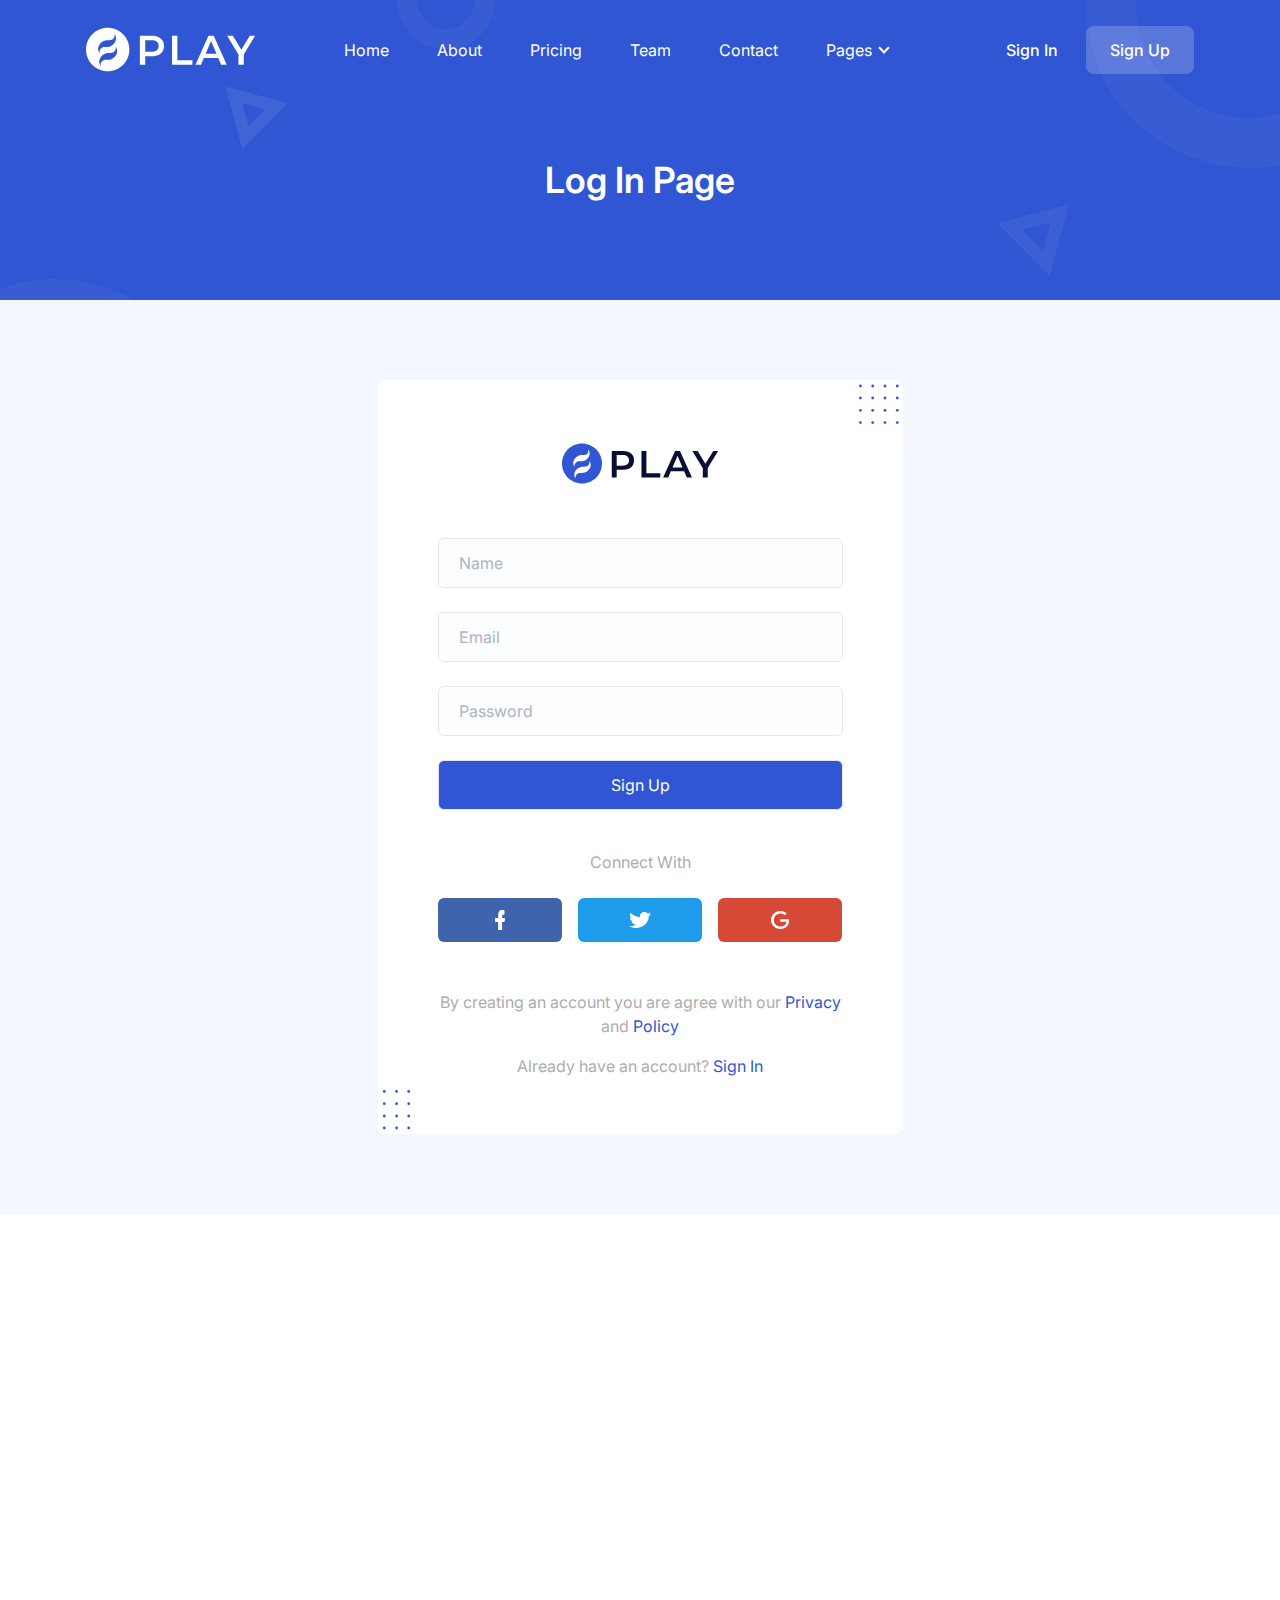
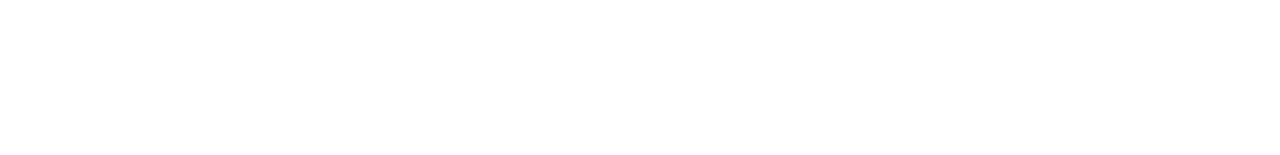
<file: signup.html>
<!DOCTYPE html>
<html lang="en">
  <head>
    <meta charset="UTF-8" />
    <meta http-equiv="X-UA-Compatible" content="IE=edge" />
    <meta name="viewport" content="width=device-width, initial-scale=1.0" />
    <title>Sign Up | Play Tailwind</title>
    <link
      rel="shortcut icon"
      href="assets/images/favicon.png"
      type="image/x-icon"
    />
    <link rel="stylesheet" href="assets/css/animate.css" />
    <link rel="stylesheet" href="assets/css/tailwind.css" />

    <!-- ==== WOW JS ==== -->
    <script src="assets/js/wow.min.js"></script>
    <script>
      new WOW().init();
    </script>
  </head>
  <body>
    <!-- ====== Navbar Section Start -->
    <div
      class="ud-header absolute top-0 left-0 z-40 flex w-full items-center bg-transparent"
    >
      <div class="container">
        <div class="relative -mx-4 flex items-center justify-between">
          <div class="w-60 max-w-full px-4">
            <a href="index.html" class="navbar-logo block w-full py-5">
              <img
                src="assets/images/logo/logo-white.svg"
                alt="logo"
                class="header-logo w-full"
              />
            </a>
          </div>
          <div class="flex w-full items-center justify-between px-4">
            <div>
              <button
                id="navbarToggler"
                class="absolute right-4 top-1/2 block -translate-y-1/2 rounded-lg px-3 py-[6px] ring-primary focus:ring-2 lg:hidden"
              >
                <span
                  class="relative my-[6px] block h-[2px] w-[30px] bg-white"
                ></span>
                <span
                  class="relative my-[6px] block h-[2px] w-[30px] bg-white"
                ></span>
                <span
                  class="relative my-[6px] block h-[2px] w-[30px] bg-white"
                ></span>
              </button>
              <nav
                id="navbarCollapse"
                class="absolute right-4 top-full hidden w-full max-w-[250px] rounded-lg bg-white py-5 shadow-lg lg:static lg:block lg:w-full lg:max-w-full lg:bg-transparent lg:py-0 lg:px-4 lg:shadow-none xl:px-6"
              >
                <ul class="blcok lg:flex">
                  <li class="group relative">
                    <a
                      href="#home"
                      class="ud-menu-scroll mx-8 flex py-2 text-base text-dark group-hover:text-primary lg:mr-0 lg:inline-flex lg:py-6 lg:px-0 lg:text-white lg:group-hover:text-white lg:group-hover:opacity-70"
                    >
                      Home
                    </a>
                  </li>
                  <li class="group relative">
                    <a
                      href="/#about"
                      class="ud-menu-scroll mx-8 flex py-2 text-base text-dark group-hover:text-primary lg:mr-0 lg:ml-7 lg:inline-flex lg:py-6 lg:px-0 lg:text-white lg:group-hover:text-white lg:group-hover:opacity-70 xl:ml-12"
                    >
                      About
                    </a>
                  </li>
                  <li class="group relative">
                    <a
                      href="/#pricing"
                      class="ud-menu-scroll mx-8 flex py-2 text-base text-dark group-hover:text-primary lg:mr-0 lg:ml-7 lg:inline-flex lg:py-6 lg:px-0 lg:text-white lg:group-hover:text-white lg:group-hover:opacity-70 xl:ml-12"
                    >
                      Pricing
                    </a>
                  </li>
                  <li class="group relative">
                    <a
                      href="/#team"
                      class="ud-menu-scroll mx-8 flex py-2 text-base text-dark group-hover:text-primary lg:mr-0 lg:ml-7 lg:inline-flex lg:py-6 lg:px-0 lg:text-white lg:group-hover:text-white lg:group-hover:opacity-70 xl:ml-12"
                    >
                      Team
                    </a>
                  </li>
                  <li class="group relative">
                    <a
                      href="/#contact"
                      class="ud-menu-scroll mx-8 flex py-2 text-base text-dark group-hover:text-primary lg:mr-0 lg:ml-7 lg:inline-flex lg:py-6 lg:px-0 lg:text-white lg:group-hover:text-white lg:group-hover:opacity-70 xl:ml-12"
                    >
                      Contact
                    </a>
                  </li>
                  <li class="submenu-item group relative">
                    <a
                      href="javascript:void(0)"
                      class="relative mx-8 flex py-2 text-base text-dark after:absolute after:right-1 after:top-1/2 after:mt-[-2px] after:h-2 after:w-2 after:-translate-y-1/2 after:rotate-45 after:border-b-2 after:border-r-2 after:border-current group-hover:text-primary lg:mr-0 lg:ml-8 lg:inline-flex lg:py-6 lg:pl-0 lg:pr-4 lg:text-white lg:after:right-0 lg:group-hover:text-white lg:group-hover:opacity-70 xl:ml-12"
                    >
                      Pages
                    </a>
                    <div
                      class="submenu relative top-full left-0 hidden w-[250px] rounded-sm bg-white p-4 transition-[top] duration-300 group-hover:opacity-100 lg:invisible lg:absolute lg:top-[110%] lg:block lg:opacity-0 lg:shadow-lg lg:group-hover:visible lg:group-hover:top-full"
                    >
                      <a
                        href="about.html"
                        class="block rounded py-[10px] px-4 text-sm text-body-color hover:text-primary"
                      >
                        About Page
                      </a>
                      <a
                        href="pricing.html"
                        class="block rounded py-[10px] px-4 text-sm text-body-color hover:text-primary"
                      >
                        Pricing Page
                      </a>
                      <a
                        href="contact.html"
                        class="block rounded py-[10px] px-4 text-sm text-body-color hover:text-primary"
                      >
                        Contact Page
                      </a>
                      <a
                        href="blog-grids.html"
                        class="block rounded py-[10px] px-4 text-sm text-body-color hover:text-primary"
                      >
                        Blog Grid Page
                      </a>
                      <a
                        href="blog-details.html"
                        class="block rounded py-[10px] px-4 text-sm text-body-color hover:text-primary"
                      >
                        Blog Details Page
                      </a>
                      <a
                        href="signup.html"
                        class="block rounded py-[10px] px-4 text-sm text-body-color hover:text-primary"
                      >
                        Sign Up Page
                      </a>
                      <a
                        href="signin.html"
                        class="block rounded py-[10px] px-4 text-sm text-body-color hover:text-primary"
                      >
                        Sign In Page
                      </a>
                      <a
                        href="404.html"
                        class="block rounded py-[10px] px-4 text-sm text-body-color hover:text-primary"
                      >
                        404 Page
                      </a>
                    </div>
                  </li>
                </ul>
              </nav>
            </div>
            <div class="hidden justify-end pr-16 sm:flex lg:pr-0">
              <a
                href="signin.html"
                class="loginBtn py-3 px-7 text-base font-medium text-white hover:opacity-70"
              >
                Sign In
              </a>
              <a
                href="signup.html"
                class="signUpBtn rounded-lg bg-white bg-opacity-20 py-3 px-6 text-base font-medium text-white duration-300 ease-in-out hover:bg-opacity-100 hover:text-dark"
              >
                Sign Up
              </a>
            </div>
          </div>
        </div>
      </div>
    </div>
    <!-- ====== Navbar Section End -->

    <!-- ====== Banner Section Start -->
    <div
      class="relative z-10 overflow-hidden bg-primary pt-[120px] pb-[100px] md:pt-[130px] lg:pt-[160px]"
    >
      <div class="container">
        <div class="-mx-4 flex flex-wrap items-center">
          <div class="w-full px-4">
            <div class="text-center">
              <h1 class="text-4xl font-semibold text-white">Log In Page</h1>
            </div>
          </div>
        </div>
      </div>
      <div>
        <span class="absolute top-0 left-0 z-[-1]">
          <svg
            width="495"
            height="470"
            viewBox="0 0 495 470"
            fill="none"
            xmlns="http://www.w3.org/2000/svg"
          >
            <circle
              cx="55"
              cy="442"
              r="138"
              stroke="white"
              stroke-opacity="0.04"
              stroke-width="50"
            />
            <circle
              cx="446"
              r="39"
              stroke="white"
              stroke-opacity="0.04"
              stroke-width="20"
            />
            <path
              d="M245.406 137.609L233.985 94.9852L276.609 106.406L245.406 137.609Z"
              stroke="white"
              stroke-opacity="0.08"
              stroke-width="12"
            />
          </svg>
        </span>
        <span class="absolute top-0 right-0 z-[-1]">
          <svg
            width="493"
            height="470"
            viewBox="0 0 493 470"
            fill="none"
            xmlns="http://www.w3.org/2000/svg"
          >
            <circle
              cx="462"
              cy="5"
              r="138"
              stroke="white"
              stroke-opacity="0.04"
              stroke-width="50"
            />
            <circle
              cx="49"
              cy="470"
              r="39"
              stroke="white"
              stroke-opacity="0.04"
              stroke-width="20"
            />
            <path
              d="M222.393 226.701L272.808 213.192L259.299 263.607L222.393 226.701Z"
              stroke="white"
              stroke-opacity="0.06"
              stroke-width="13"
            />
          </svg>
        </span>
      </div>
    </div>
    <!-- ====== Banner Section End -->

    <!-- ====== Forms Section Start -->
    <section class="bg-[#F4F7FF] py-14 lg:py-20">
      <div class="container">
        <div class="-mx-4 flex flex-wrap">
          <div class="w-full px-4">
            <div
              class="wow fadeInUp relative mx-auto max-w-[525px] overflow-hidden rounded-lg bg-white py-14 px-8 text-center sm:px-12 md:px-[60px]"
              data-wow-delay=".15s"
            >
              <div class="mb-10 text-center">
                <a
                  href="javascript:void(0)"
                  class="mx-auto inline-block max-w-[160px]"
                >
                  <img src="assets/images/logo/logo.svg" alt="logo" />
                </a>
              </div>
              <form>
                <div class="mb-6">
                  <input
                    type="text"
                    placeholder="Name"
                    class="bordder-[#E9EDF4] w-full rounded-md border bg-[#FCFDFE] py-3 px-5 text-base text-body-color placeholder-[#ACB6BE] outline-none transition focus:border-primary focus-visible:shadow-none"
                  />
                </div>
                <div class="mb-6">
                  <input
                    type="email"
                    placeholder="Email"
                    class="bordder-[#E9EDF4] w-full rounded-md border bg-[#FCFDFE] py-3 px-5 text-base text-body-color placeholder-[#ACB6BE] outline-none transition focus:border-primary focus-visible:shadow-none"
                  />
                </div>
                <div class="mb-6">
                  <input
                    type="password"
                    placeholder="Password"
                    class="bordder-[#E9EDF4] w-full rounded-md border bg-[#FCFDFE] py-3 px-5 text-base text-body-color placeholder-[#ACB6BE] outline-none transition focus:border-primary focus-visible:shadow-none"
                  />
                </div>
                <div class="mb-10">
                  <input
                    type="submit"
                    value="Sign Up"
                    class="bordder-primary w-full cursor-pointer rounded-md border bg-primary py-3 px-5 text-base text-white transition duration-300 ease-in-out hover:shadow-md"
                  />
                </div>
              </form>
              <p class="mb-6 text-base text-[#adadad]">Connect With</p>
              <ul class="-mx-2 mb-12 flex justify-between">
                <li class="w-full px-2">
                  <a
                    href="javascript:void(0)"
                    class="flex h-11 items-center justify-center rounded-md bg-[#4064AC] transition hover:bg-opacity-90"
                  >
                    <svg
                      width="10"
                      height="20"
                      viewBox="0 0 10 20"
                      fill="none"
                      xmlns="http://www.w3.org/2000/svg"
                    >
                      <path
                        d="M9.29878 8H7.74898H7.19548V7.35484V5.35484V4.70968H7.74898H8.91133C9.21575 4.70968 9.46483 4.45161 9.46483 4.06452V0.645161C9.46483 0.290323 9.24343 0 8.91133 0H6.89106C4.70474 0 3.18262 1.80645 3.18262 4.48387V7.29032V7.93548H2.62912H0.747223C0.359774 7.93548 0 8.29032 0 8.80645V11.129C0 11.5806 0.304424 12 0.747223 12H2.57377H3.12727V12.6452V19.129C3.12727 19.5806 3.43169 20 3.87449 20H6.47593C6.64198 20 6.78036 19.9032 6.89106 19.7742C7.00176 19.6452 7.08478 19.4194 7.08478 19.2258V12.6774V12.0323H7.66596H8.91133C9.2711 12.0323 9.54785 11.7742 9.6032 11.3871V11.3548V11.3226L9.99065 9.09677C10.0183 8.87097 9.99065 8.6129 9.8246 8.35484C9.76925 8.19355 9.52018 8.03226 9.29878 8Z"
                        fill="white"
                      />
                    </svg>
                  </a>
                </li>
                <li class="w-full px-2">
                  <a
                    href="javascript:void(0)"
                    class="flex h-11 items-center justify-center rounded-md bg-[#1C9CEA] transition hover:bg-opacity-90"
                  >
                    <svg
                      width="22"
                      height="16"
                      viewBox="0 0 22 16"
                      fill="none"
                      xmlns="http://www.w3.org/2000/svg"
                    >
                      <path
                        d="M19.5516 2.75538L20.9 1.25245C21.2903 0.845401 21.3968 0.53229 21.4323 0.375734C20.3677 0.939335 19.3742 1.1272 18.7355 1.1272H18.4871L18.3452 1.00196C17.4935 0.344423 16.429 0 15.2935 0C12.8097 0 10.8581 1.81605 10.8581 3.91389C10.8581 4.03914 10.8581 4.22701 10.8935 4.35225L11 4.97847L10.2548 4.94716C5.7129 4.82192 1.9871 1.37769 1.38387 0.782779C0.390323 2.34834 0.958064 3.85127 1.56129 4.79061L2.76774 6.54403L0.851613 5.6047C0.887097 6.91977 1.45484 7.95303 2.55484 8.7045L3.5129 9.33072L2.55484 9.67515C3.15806 11.272 4.50645 11.9296 5.5 12.18L6.8129 12.4932L5.57097 13.2446C3.58387 14.4971 1.1 14.4031 0 14.3092C2.23548 15.6869 4.89677 16 6.74194 16C8.12581 16 9.15484 15.8748 9.40322 15.7808C19.3387 13.7143 19.8 5.8865 19.8 4.32094V4.10176L20.0129 3.97652C21.2194 2.97456 21.7161 2.44227 22 2.12916C21.8935 2.16047 21.7516 2.22309 21.6097 2.2544L19.5516 2.75538Z"
                        fill="white"
                      />
                    </svg>
                  </a>
                </li>
                <li class="w-full px-2">
                  <a
                    href="javascript:void(0)"
                    class="flex h-11 items-center justify-center rounded-md bg-[#D64937] transition hover:bg-opacity-90"
                  >
                    <svg
                      width="18"
                      height="18"
                      viewBox="0 0 18 18"
                      fill="none"
                      xmlns="http://www.w3.org/2000/svg"
                    >
                      <path
                        d="M17.8477 8.17132H9.29628V10.643H15.4342C15.1065 14.0743 12.2461 15.5574 9.47506 15.5574C5.95916 15.5574 2.8306 12.8821 2.8306 9.01461C2.8306 5.29251 5.81018 2.47185 9.47506 2.47185C12.2759 2.47185 13.9742 4.24567 13.9742 4.24567L15.7024 2.47185C15.7024 2.47185 13.3783 0.000145544 9.35587 0.000145544C4.05223 -0.0289334 0 4.30383 0 8.98553C0 13.5218 3.81386 18 9.44526 18C14.4212 18 17.9967 14.7141 17.9967 9.79974C18.0264 8.78198 17.8477 8.17132 17.8477 8.17132Z"
                        fill="white"
                      />
                    </svg>
                  </a>
                </li>
              </ul>

              <p class="mb-4 text-base text-[#adadad]">
                By creating an account you are agree with our
                <a
                  href="javascript:void(0)"
                  class="text-primary hover:underline"
                >
                  Privacy
                </a>
                and
                <a
                  href="javascript:void(0)"
                  class="text-primary hover:underline"
                >
                  Policy
                </a>
              </p>

              <p class="text-base text-[#adadad]">
                Already have an account?
                <a href="signin.html" class="text-primary hover:underline">
                  Sign In
                </a>
              </p>

              <div>
                <span class="absolute top-1 right-1">
                  <svg
                    width="40"
                    height="40"
                    viewBox="0 0 40 40"
                    fill="none"
                    xmlns="http://www.w3.org/2000/svg"
                  >
                    <circle
                      cx="1.39737"
                      cy="38.6026"
                      r="1.39737"
                      transform="rotate(-90 1.39737 38.6026)"
                      fill="#3056D3"
                    />
                    <circle
                      cx="1.39737"
                      cy="1.99122"
                      r="1.39737"
                      transform="rotate(-90 1.39737 1.99122)"
                      fill="#3056D3"
                    />
                    <circle
                      cx="13.6943"
                      cy="38.6026"
                      r="1.39737"
                      transform="rotate(-90 13.6943 38.6026)"
                      fill="#3056D3"
                    />
                    <circle
                      cx="13.6943"
                      cy="1.99122"
                      r="1.39737"
                      transform="rotate(-90 13.6943 1.99122)"
                      fill="#3056D3"
                    />
                    <circle
                      cx="25.9911"
                      cy="38.6026"
                      r="1.39737"
                      transform="rotate(-90 25.9911 38.6026)"
                      fill="#3056D3"
                    />
                    <circle
                      cx="25.9911"
                      cy="1.99122"
                      r="1.39737"
                      transform="rotate(-90 25.9911 1.99122)"
                      fill="#3056D3"
                    />
                    <circle
                      cx="38.288"
                      cy="38.6026"
                      r="1.39737"
                      transform="rotate(-90 38.288 38.6026)"
                      fill="#3056D3"
                    />
                    <circle
                      cx="38.288"
                      cy="1.99122"
                      r="1.39737"
                      transform="rotate(-90 38.288 1.99122)"
                      fill="#3056D3"
                    />
                    <circle
                      cx="1.39737"
                      cy="26.3057"
                      r="1.39737"
                      transform="rotate(-90 1.39737 26.3057)"
                      fill="#3056D3"
                    />
                    <circle
                      cx="13.6943"
                      cy="26.3057"
                      r="1.39737"
                      transform="rotate(-90 13.6943 26.3057)"
                      fill="#3056D3"
                    />
                    <circle
                      cx="25.9911"
                      cy="26.3057"
                      r="1.39737"
                      transform="rotate(-90 25.9911 26.3057)"
                      fill="#3056D3"
                    />
                    <circle
                      cx="38.288"
                      cy="26.3057"
                      r="1.39737"
                      transform="rotate(-90 38.288 26.3057)"
                      fill="#3056D3"
                    />
                    <circle
                      cx="1.39737"
                      cy="14.0086"
                      r="1.39737"
                      transform="rotate(-90 1.39737 14.0086)"
                      fill="#3056D3"
                    />
                    <circle
                      cx="13.6943"
                      cy="14.0086"
                      r="1.39737"
                      transform="rotate(-90 13.6943 14.0086)"
                      fill="#3056D3"
                    />
                    <circle
                      cx="25.9911"
                      cy="14.0086"
                      r="1.39737"
                      transform="rotate(-90 25.9911 14.0086)"
                      fill="#3056D3"
                    />
                    <circle
                      cx="38.288"
                      cy="14.0086"
                      r="1.39737"
                      transform="rotate(-90 38.288 14.0086)"
                      fill="#3056D3"
                    />
                  </svg>
                </span>
                <span class="absolute left-1 bottom-1">
                  <svg
                    width="29"
                    height="40"
                    viewBox="0 0 29 40"
                    fill="none"
                    xmlns="http://www.w3.org/2000/svg"
                  >
                    <circle
                      cx="2.288"
                      cy="25.9912"
                      r="1.39737"
                      transform="rotate(-90 2.288 25.9912)"
                      fill="#3056D3"
                    />
                    <circle
                      cx="14.5849"
                      cy="25.9911"
                      r="1.39737"
                      transform="rotate(-90 14.5849 25.9911)"
                      fill="#3056D3"
                    />
                    <circle
                      cx="26.7216"
                      cy="25.9911"
                      r="1.39737"
                      transform="rotate(-90 26.7216 25.9911)"
                      fill="#3056D3"
                    />
                    <circle
                      cx="2.288"
                      cy="13.6944"
                      r="1.39737"
                      transform="rotate(-90 2.288 13.6944)"
                      fill="#3056D3"
                    />
                    <circle
                      cx="14.5849"
                      cy="13.6943"
                      r="1.39737"
                      transform="rotate(-90 14.5849 13.6943)"
                      fill="#3056D3"
                    />
                    <circle
                      cx="26.7216"
                      cy="13.6943"
                      r="1.39737"
                      transform="rotate(-90 26.7216 13.6943)"
                      fill="#3056D3"
                    />
                    <circle
                      cx="2.288"
                      cy="38.0087"
                      r="1.39737"
                      transform="rotate(-90 2.288 38.0087)"
                      fill="#3056D3"
                    />
                    <circle
                      cx="2.288"
                      cy="1.39739"
                      r="1.39737"
                      transform="rotate(-90 2.288 1.39739)"
                      fill="#3056D3"
                    />
                    <circle
                      cx="14.5849"
                      cy="38.0089"
                      r="1.39737"
                      transform="rotate(-90 14.5849 38.0089)"
                      fill="#3056D3"
                    />
                    <circle
                      cx="26.7216"
                      cy="38.0089"
                      r="1.39737"
                      transform="rotate(-90 26.7216 38.0089)"
                      fill="#3056D3"
                    />
                    <circle
                      cx="14.5849"
                      cy="1.39761"
                      r="1.39737"
                      transform="rotate(-90 14.5849 1.39761)"
                      fill="#3056D3"
                    />
                    <circle
                      cx="26.7216"
                      cy="1.39761"
                      r="1.39737"
                      transform="rotate(-90 26.7216 1.39761)"
                      fill="#3056D3"
                    />
                  </svg>
                </span>
              </div>
            </div>
          </div>
        </div>
      </div>
    </section>
    <!-- ====== Forms Section End -->

    <!-- ====== Footer Section Start -->
    <footer
      class="wow fadeInUp relative z-10 bg-black pt-20 lg:pt-[120px]"
      data-wow-delay=".15s"
    >
      <div class="container">
        <div class="-mx-4 flex flex-wrap">
          <div class="w-full px-4 sm:w-1/2 md:w-1/2 lg:w-4/12 xl:w-3/12">
            <div class="mb-10 w-full">
              <a
                href="javascript:void(0)"
                class="mb-6 inline-block max-w-[160px]"
              >
                <img
                  src="assets/images/logo/logo-white.svg"
                  alt="logo"
                  class="max-w-full"
                />
              </a>
              <p class="mb-7 text-base text-[#f3f4fe]">
                We create digital experiences for brands and companies by using
                technology.
              </p>
              <div class="-mx-3 flex items-center">
                <a
                  href="javascript:void(0)"
                  class="px-3 text-[#dddddd] hover:text-white"
                >
                  <svg
                    width="10"
                    height="18"
                    viewBox="0 0 10 18"
                    class="fill-current"
                  >
                    <path
                      d="M9.00007 6.82105H7.50006H6.96434V6.27097V4.56571V4.01562H7.50006H8.62507C8.91971 4.01562 9.16078 3.79559 9.16078 3.46554V0.550085C9.16078 0.247538 8.9465 0 8.62507 0H6.66969C4.55361 0 3.08038 1.54024 3.08038 3.82309V6.21596V6.76605H2.54466H0.72322C0.348217 6.76605 0 7.06859 0 7.50866V9.48897C0 9.87402 0.294645 10.2316 0.72322 10.2316H2.49109H3.02681V10.7817V16.31C3.02681 16.6951 3.32145 17.0526 3.75003 17.0526H6.26791C6.42862 17.0526 6.56255 16.9701 6.66969 16.8601C6.77684 16.7501 6.8572 16.5576 6.8572 16.3925V10.8092V10.2591H7.4197H8.62507C8.97328 10.2591 9.24114 10.0391 9.29471 9.709V9.6815V9.65399L9.66972 7.7562C9.6965 7.56367 9.66972 7.34363 9.509 7.1236C9.45543 6.98608 9.21436 6.84856 9.00007 6.82105Z"
                    />
                  </svg>
                </a>
                <a
                  href="javascript:void(0)"
                  class="px-3 text-[#dddddd] hover:text-white"
                >
                  <svg
                    width="19"
                    height="15"
                    viewBox="0 0 19 15"
                    class="fill-current"
                  >
                    <path
                      d="M16.2622 3.17878L17.33 1.93293C17.6391 1.59551 17.7234 1.33595 17.7515 1.20618C16.9085 1.67337 16.1217 1.82911 15.6159 1.82911H15.4192L15.3068 1.72528C14.6324 1.18022 13.7894 0.894714 12.8902 0.894714C10.9233 0.894714 9.37779 2.40012 9.37779 4.13913C9.37779 4.24295 9.37779 4.39868 9.40589 4.5025L9.49019 5.02161L8.90009 4.99565C5.30334 4.89183 2.35288 2.03675 1.87518 1.5436C1.08839 2.84136 1.53799 4.08722 2.01568 4.86587L2.97107 6.31937L1.45369 5.54071C1.48179 6.63084 1.93138 7.48736 2.80247 8.11029L3.56116 8.62939L2.80247 8.9149C3.28017 10.2386 4.34795 10.7837 5.13474 10.9913L6.17443 11.2509L5.19094 11.8738C3.61736 12.912 1.65039 12.8342 0.779297 12.7563C2.54957 13.8983 4.65705 14.1579 6.11823 14.1579C7.21412 14.1579 8.02901 14.0541 8.2257 13.9762C16.0936 12.2631 16.4589 5.77431 16.4589 4.47655V4.29486L16.6275 4.19104C17.5829 3.36047 17.9763 2.91923 18.2011 2.65967C18.1168 2.68563 18.0044 2.73754 17.892 2.7635L16.2622 3.17878Z"
                    />
                  </svg>
                </a>
                <a
                  href="javascript:void(0)"
                  class="px-3 text-[#dddddd] hover:text-white"
                >
                  <svg
                    width="18"
                    height="18"
                    viewBox="0 0 18 18"
                    class="fill-current"
                  >
                    <path
                      d="M8.91688 12.4995C10.6918 12.4995 12.1306 11.0911 12.1306 9.35385C12.1306 7.61655 10.6918 6.20819 8.91688 6.20819C7.14197 6.20819 5.70312 7.61655 5.70312 9.35385C5.70312 11.0911 7.14197 12.4995 8.91688 12.4995Z"
                    />
                    <path
                      d="M12.4078 0.947388H5.37075C2.57257 0.947388 0.300781 3.17104 0.300781 5.90993V12.7436C0.300781 15.5367 2.57257 17.7604 5.37075 17.7604H12.3524C15.2059 17.7604 17.4777 15.5367 17.4777 12.7978V5.90993C17.4777 3.17104 15.2059 0.947388 12.4078 0.947388ZM8.91696 13.4758C6.56206 13.4758 4.70584 11.6047 4.70584 9.35389C4.70584 7.10312 6.58976 5.23199 8.91696 5.23199C11.2165 5.23199 13.1004 7.10312 13.1004 9.35389C13.1004 11.6047 11.2442 13.4758 8.91696 13.4758ZM14.735 5.61164C14.4579 5.90993 14.0423 6.07264 13.5714 6.07264C13.1558 6.07264 12.7402 5.90993 12.4078 5.61164C12.103 5.31334 11.9368 4.9337 11.9368 4.47269C11.9368 4.01169 12.103 3.65916 12.4078 3.33375C12.7125 3.00834 13.1004 2.84563 13.5714 2.84563C13.9869 2.84563 14.4302 3.00834 14.735 3.30663C15.012 3.65916 15.2059 4.06593 15.2059 4.49981C15.1782 4.9337 15.012 5.31334 14.735 5.61164Z"
                    />
                    <path
                      d="M13.5985 3.82184C13.2383 3.82184 12.9336 4.12013 12.9336 4.47266C12.9336 4.82519 13.2383 5.12349 13.5985 5.12349C13.9587 5.12349 14.2634 4.82519 14.2634 4.47266C14.2634 4.12013 13.9864 3.82184 13.5985 3.82184Z"
                    />
                  </svg>
                </a>
                <a
                  href="javascript:void(0)"
                  class="px-3 text-[#dddddd] hover:text-white"
                >
                  <svg
                    width="18"
                    height="18"
                    viewBox="0 0 18 18"
                    class="fill-current"
                  >
                    <path
                      d="M16.7821 0.947388H1.84847C1.14272 0.947388 0.578125 1.49747 0.578125 2.18508V16.7623C0.578125 17.4224 1.14272 18 1.84847 18H16.7257C17.4314 18 17.996 17.4499 17.996 16.7623V2.15757C18.0525 1.49747 17.4879 0.947388 16.7821 0.947388ZM5.7442 15.4421H3.17528V7.32837H5.7442V15.4421ZM4.44563 6.2007C3.59873 6.2007 2.94944 5.5406 2.94944 4.74297C2.94944 3.94535 3.62696 3.28525 4.44563 3.28525C5.26429 3.28525 5.94181 3.94535 5.94181 4.74297C5.94181 5.5406 5.32075 6.2007 4.44563 6.2007ZM15.4835 15.4421H12.9146V11.509C12.9146 10.5739 12.8864 9.33618 11.5596 9.33618C10.2045 9.33618 10.0069 10.3813 10.0069 11.4265V15.4421H7.438V7.32837H9.95046V8.45605H9.9787C10.3457 7.79594 11.1644 7.13584 12.4347 7.13584C15.0601 7.13584 15.54 8.7861 15.54 11.0414V15.4421H15.4835Z"
                    />
                  </svg>
                </a>
              </div>
            </div>
          </div>
          <div class="w-full px-4 sm:w-1/2 md:w-1/2 lg:w-2/12 xl:w-2/12">
            <div class="mb-10 w-full">
              <h4 class="mb-9 text-lg font-semibold text-white">About Us</h4>
              <ul>
                <li>
                  <a
                    href="javascript:void(0)"
                    class="mb-2 inline-block text-base leading-loose text-[#f3f4fe] hover:text-primary"
                  >
                    Home
                  </a>
                </li>
                <li>
                  <a
                    href="javascript:void(0)"
                    class="mb-2 inline-block text-base leading-loose text-[#f3f4fe] hover:text-primary"
                  >
                    Features
                  </a>
                </li>
                <li>
                  <a
                    href="javascript:void(0)"
                    class="mb-2 inline-block text-base leading-loose text-[#f3f4fe] hover:text-primary"
                  >
                    About
                  </a>
                </li>
                <li>
                  <a
                    href="javascript:void(0)"
                    class="mb-2 inline-block text-base leading-loose text-[#f3f4fe] hover:text-primary"
                  >
                    Testimonial
                  </a>
                </li>
              </ul>
            </div>
          </div>
          <div class="w-full px-4 sm:w-1/2 md:w-1/2 lg:w-3/12 xl:w-2/12">
            <div class="mb-10 w-full">
              <h4 class="mb-9 text-lg font-semibold text-white">Features</h4>
              <ul>
                <li>
                  <a
                    href="javascript:void(0)"
                    class="mb-2 inline-block text-base leading-loose text-[#f3f4fe] hover:text-primary"
                  >
                    How it works
                  </a>
                </li>
                <li>
                  <a
                    href="javascript:void(0)"
                    class="mb-2 inline-block text-base leading-loose text-[#f3f4fe] hover:text-primary"
                  >
                    Privacy policy
                  </a>
                </li>
                <li>
                  <a
                    href="javascript:void(0)"
                    class="mb-2 inline-block text-base leading-loose text-[#f3f4fe] hover:text-primary"
                  >
                    Terms of Service
                  </a>
                </li>
                <li>
                  <a
                    href="javascript:void(0)"
                    class="mb-2 inline-block text-base leading-loose text-[#f3f4fe] hover:text-primary"
                  >
                    Refund policy
                  </a>
                </li>
              </ul>
            </div>
          </div>
          <div class="w-full px-4 sm:w-1/2 md:w-1/2 lg:w-3/12 xl:w-2/12">
            <div class="mb-10 w-full">
              <h4 class="mb-9 text-lg font-semibold text-white">
                Our Products
              </h4>
              <ul>
                <li>
                  <a
                    href="javascript:void(0)"
                    class="mb-2 inline-block text-base leading-loose text-[#f3f4fe] hover:text-primary"
                  >
                    LineIcons
                  </a>
                </li>
                <li>
                  <a
                    href="javascript:void(0)"
                    class="mb-2 inline-block text-base leading-loose text-[#f3f4fe] hover:text-primary"
                  >
                    Ecommerce HTML
                  </a>
                </li>
                <li>
                  <a
                    href="javascript:void(0)"
                    class="mb-2 inline-block text-base leading-loose text-[#f3f4fe] hover:text-primary"
                  >
                    Ayro UI
                  </a>
                </li>
                <li>
                  <a
                    href="javascript:void(0)"
                    class="mb-2 inline-block text-base leading-loose text-[#f3f4fe] hover:text-primary"
                  >
                    PlainAdmin
                  </a>
                </li>
              </ul>
            </div>
          </div>
          <div class="w-full px-4 md:w-2/3 lg:w-6/12 xl:w-3/12">
            <div class="mb-10 w-full">
              <h4 class="mb-9 text-lg font-semibold text-white">Partners</h4>
              <ul class="flex flex-wrap items-center">
                <li>
                  <a
                    href="https://tailgrids.com"
                    rel="nofollow noopner"
                    target="_blank"
                    class="mb-6 mr-5 block max-w-[120px] xl:max-w-[100px] 2xl:max-w-[120px]"
                  >
                    <img
                      src="assets/images/footer/brands/tailgrids.svg"
                      alt="tailgrids"
                    />
                  </a>
                </li>
                <li>
                  <a
                    href="https://ayroui.com"
                    rel="nofollow noopner"
                    target="_blank"
                    class="mb-6 mr-5 block max-w-[120px] xl:max-w-[100px] 2xl:max-w-[120px]"
                  >
                    <img
                      src="assets/images/footer/brands/ayroui.svg"
                      alt="ayroui"
                    />
                  </a>
                </li>
                <li>
                  <a
                    href="https://ecommercehtml.com"
                    rel="nofollow noopner"
                    target="_blank"
                    class="mb-6 mr-5 block max-w-[120px] xl:max-w-[100px] 2xl:max-w-[120px]"
                  >
                    <img
                      src="assets/images/footer/brands/ecommerce-html.svg"
                      alt="ecommerce-html"
                    />
                  </a>
                </li>
                <li>
                  <a
                    href="https://graygrids.com"
                    rel="nofollow noopner"
                    target="_blank"
                    class="mb-6 mr-5 block max-w-[120px] xl:max-w-[100px] 2xl:max-w-[120px]"
                  >
                    <img
                      src="assets/images/footer/brands/graygrids.svg"
                      alt="graygrids"
                    />
                  </a>
                </li>
                <li>
                  <a
                    href="https://lineicons.com"
                    rel="nofollow noopner"
                    target="_blank"
                    class="mb-6 mr-5 block max-w-[120px] xl:max-w-[100px] 2xl:max-w-[120px]"
                  >
                    <img
                      src="assets/images/footer/brands/lineicons.svg"
                      alt="lineicons"
                    />
                  </a>
                </li>
                <li>
                  <a
                    href="https://uideck.com"
                    rel="nofollow noopner"
                    target="_blank"
                    class="mb-6 mr-5 block max-w-[120px] xl:max-w-[100px] 2xl:max-w-[120px]"
                  >
                    <img
                      src="assets/images/footer/brands/uideck.svg"
                      alt="uideck"
                    />
                  </a>
                </li>
              </ul>
            </div>
          </div>
        </div>
      </div>

      <div class="mt-12 border-t border-opacity-40 py-8 lg:mt-[60px]">
        <div class="container">
          <div class="-mx-4 flex flex-wrap">
            <div class="w-full px-4 md:w-2/3 lg:w-1/2">
              <div class="my-1">
                <div
                  class="-mx-3 flex items-center justify-center md:justify-start"
                >
                  <a
                    href="javascript:void(0)"
                    class="px-3 text-base text-[#f3f4fe] hover:text-primary"
                  >
                    Privacy policy
                  </a>
                  <a
                    href="javascript:void(0)"
                    class="px-3 text-base text-[#f3f4fe] hover:text-primary"
                  >
                    Legal notice
                  </a>
                  <a
                    href="javascript:void(0)"
                    class="px-3 text-base text-[#f3f4fe] hover:text-primary"
                  >
                    Terms of service
                  </a>
                </div>
              </div>
            </div>
            <div class="w-full px-4 md:w-1/3 lg:w-1/2">
              <div class="my-1 flex justify-center md:justify-end">
                <p class="text-base text-[#f3f4fe]">
                  Handcrafted with 💖 from 🍁 - DEVAA Mobile Security
                </p>
              </div>
            </div>
          </div>
        </div>
      </div>

      <div>
        <span class="absolute left-0 top-0 z-[-1]">
          <img src="assets/images/footer/shape-1.svg" alt="" />
        </span>

        <span class="absolute bottom-0 right-0 z-[-1]">
          <img src="assets/images/footer/shape-3.svg" alt="" />
        </span>

        <span class="absolute top-0 right-0 z-[-1]">
          <svg
            width="102"
            height="102"
            viewBox="0 0 102 102"
            fill="none"
            xmlns="http://www.w3.org/2000/svg"
          >
            <path
              d="M1.8667 33.1956C2.89765 33.1956 3.7334 34.0318 3.7334 35.0633C3.7334 36.0947 2.89765 36.9309 1.8667 36.9309C0.835744 36.9309 4.50645e-08 36.0947 0 35.0633C-4.50645e-08 34.0318 0.835744 33.1956 1.8667 33.1956Z"
              fill="white"
              fill-opacity="0.08"
            ></path>
            <path
              d="M18.2939 33.1956C19.3249 33.1956 20.1606 34.0318 20.1606 35.0633C20.1606 36.0947 19.3249 36.9309 18.2939 36.9309C17.263 36.9309 16.4272 36.0947 16.4272 35.0633C16.4272 34.0318 17.263 33.1956 18.2939 33.1956Z"
              fill="white"
              fill-opacity="0.08"
            ></path>
            <path
              d="M34.7209 33.195C35.7519 33.195 36.5876 34.0311 36.5876 35.0626C36.5876 36.0941 35.7519 36.9303 34.7209 36.9303C33.69 36.9303 32.8542 36.0941 32.8542 35.0626C32.8542 34.0311 33.69 33.195 34.7209 33.195Z"
              fill="white"
              fill-opacity="0.08"
            ></path>
            <path
              d="M50.9341 33.195C51.965 33.195 52.8008 34.0311 52.8008 35.0626C52.8008 36.0941 51.965 36.9303 50.9341 36.9303C49.9031 36.9303 49.0674 36.0941 49.0674 35.0626C49.0674 34.0311 49.9031 33.195 50.9341 33.195Z"
              fill="white"
              fill-opacity="0.08"
            ></path>
            <path
              d="M1.8667 16.7605C2.89765 16.7605 3.7334 17.5966 3.7334 18.6281C3.7334 19.6596 2.89765 20.4957 1.8667 20.4957C0.835744 20.4957 4.50645e-08 19.6596 0 18.6281C-4.50645e-08 17.5966 0.835744 16.7605 1.8667 16.7605Z"
              fill="white"
              fill-opacity="0.08"
            ></path>
            <path
              d="M18.2939 16.7605C19.3249 16.7605 20.1606 17.5966 20.1606 18.6281C20.1606 19.6596 19.3249 20.4957 18.2939 20.4957C17.263 20.4957 16.4272 19.6596 16.4272 18.6281C16.4272 17.5966 17.263 16.7605 18.2939 16.7605Z"
              fill="white"
              fill-opacity="0.08"
            ></path>
            <path
              d="M34.7209 16.7605C35.7519 16.7605 36.5876 17.5966 36.5876 18.6281C36.5876 19.6596 35.7519 20.4957 34.7209 20.4957C33.69 20.4957 32.8542 19.6596 32.8542 18.6281C32.8542 17.5966 33.69 16.7605 34.7209 16.7605Z"
              fill="white"
              fill-opacity="0.08"
            ></path>
            <path
              d="M50.9341 16.7605C51.965 16.7605 52.8008 17.5966 52.8008 18.6281C52.8008 19.6596 51.965 20.4957 50.9341 20.4957C49.9031 20.4957 49.0674 19.6596 49.0674 18.6281C49.0674 17.5966 49.9031 16.7605 50.9341 16.7605Z"
              fill="white"
              fill-opacity="0.08"
            ></path>
            <path
              d="M1.8667 0.324951C2.89765 0.324951 3.7334 1.16115 3.7334 2.19261C3.7334 3.22408 2.89765 4.06024 1.8667 4.06024C0.835744 4.06024 4.50645e-08 3.22408 0 2.19261C-4.50645e-08 1.16115 0.835744 0.324951 1.8667 0.324951Z"
              fill="white"
              fill-opacity="0.08"
            ></path>
            <path
              d="M18.2939 0.324951C19.3249 0.324951 20.1606 1.16115 20.1606 2.19261C20.1606 3.22408 19.3249 4.06024 18.2939 4.06024C17.263 4.06024 16.4272 3.22408 16.4272 2.19261C16.4272 1.16115 17.263 0.324951 18.2939 0.324951Z"
              fill="white"
              fill-opacity="0.08"
            ></path>
            <path
              d="M34.7209 0.325302C35.7519 0.325302 36.5876 1.16147 36.5876 2.19293C36.5876 3.2244 35.7519 4.06056 34.7209 4.06056C33.69 4.06056 32.8542 3.2244 32.8542 2.19293C32.8542 1.16147 33.69 0.325302 34.7209 0.325302Z"
              fill="white"
              fill-opacity="0.08"
            ></path>
            <path
              d="M50.9341 0.325302C51.965 0.325302 52.8008 1.16147 52.8008 2.19293C52.8008 3.2244 51.965 4.06056 50.9341 4.06056C49.9031 4.06056 49.0674 3.2244 49.0674 2.19293C49.0674 1.16147 49.9031 0.325302 50.9341 0.325302Z"
              fill="white"
              fill-opacity="0.08"
            ></path>
            <path
              d="M66.9037 33.1956C67.9346 33.1956 68.7704 34.0318 68.7704 35.0633C68.7704 36.0947 67.9346 36.9309 66.9037 36.9309C65.8727 36.9309 65.037 36.0947 65.037 35.0633C65.037 34.0318 65.8727 33.1956 66.9037 33.1956Z"
              fill="white"
              fill-opacity="0.08"
            ></path>
            <path
              d="M83.3307 33.1956C84.3616 33.1956 85.1974 34.0318 85.1974 35.0633C85.1974 36.0947 84.3616 36.9309 83.3307 36.9309C82.2997 36.9309 81.464 36.0947 81.464 35.0633C81.464 34.0318 82.2997 33.1956 83.3307 33.1956Z"
              fill="white"
              fill-opacity="0.08"
            ></path>
            <path
              d="M99.7576 33.1956C100.789 33.1956 101.624 34.0318 101.624 35.0633C101.624 36.0947 100.789 36.9309 99.7576 36.9309C98.7266 36.9309 97.8909 36.0947 97.8909 35.0633C97.8909 34.0318 98.7266 33.1956 99.7576 33.1956Z"
              fill="white"
              fill-opacity="0.08"
            ></path>
            <path
              d="M66.9037 16.7605C67.9346 16.7605 68.7704 17.5966 68.7704 18.6281C68.7704 19.6596 67.9346 20.4957 66.9037 20.4957C65.8727 20.4957 65.037 19.6596 65.037 18.6281C65.037 17.5966 65.8727 16.7605 66.9037 16.7605Z"
              fill="white"
              fill-opacity="0.08"
            ></path>
            <path
              d="M83.3307 16.7605C84.3616 16.7605 85.1974 17.5966 85.1974 18.6281C85.1974 19.6596 84.3616 20.4957 83.3307 20.4957C82.2997 20.4957 81.464 19.6596 81.464 18.6281C81.464 17.5966 82.2997 16.7605 83.3307 16.7605Z"
              fill="white"
              fill-opacity="0.08"
            ></path>
            <path
              d="M99.7576 16.7605C100.789 16.7605 101.624 17.5966 101.624 18.6281C101.624 19.6596 100.789 20.4957 99.7576 20.4957C98.7266 20.4957 97.8909 19.6596 97.8909 18.6281C97.8909 17.5966 98.7266 16.7605 99.7576 16.7605Z"
              fill="white"
              fill-opacity="0.08"
            ></path>
            <path
              d="M66.9037 0.324966C67.9346 0.324966 68.7704 1.16115 68.7704 2.19261C68.7704 3.22408 67.9346 4.06024 66.9037 4.06024C65.8727 4.06024 65.037 3.22408 65.037 2.19261C65.037 1.16115 65.8727 0.324966 66.9037 0.324966Z"
              fill="white"
              fill-opacity="0.08"
            ></path>
            <path
              d="M83.3307 0.324951C84.3616 0.324951 85.1974 1.16115 85.1974 2.19261C85.1974 3.22408 84.3616 4.06024 83.3307 4.06024C82.2997 4.06024 81.464 3.22408 81.464 2.19261C81.464 1.16115 82.2997 0.324951 83.3307 0.324951Z"
              fill="white"
              fill-opacity="0.08"
            ></path>
            <path
              d="M99.7576 0.324951C100.789 0.324951 101.624 1.16115 101.624 2.19261C101.624 3.22408 100.789 4.06024 99.7576 4.06024C98.7266 4.06024 97.8909 3.22408 97.8909 2.19261C97.8909 1.16115 98.7266 0.324951 99.7576 0.324951Z"
              fill="white"
              fill-opacity="0.08"
            ></path>
            <path
              d="M1.8667 82.2029C2.89765 82.2029 3.7334 83.039 3.7334 84.0705C3.7334 85.102 2.89765 85.9382 1.8667 85.9382C0.835744 85.9382 4.50645e-08 85.102 0 84.0705C-4.50645e-08 83.039 0.835744 82.2029 1.8667 82.2029Z"
              fill="white"
              fill-opacity="0.08"
            ></path>
            <path
              d="M18.2939 82.2029C19.3249 82.2029 20.1606 83.039 20.1606 84.0705C20.1606 85.102 19.3249 85.9382 18.2939 85.9382C17.263 85.9382 16.4272 85.102 16.4272 84.0705C16.4272 83.039 17.263 82.2029 18.2939 82.2029Z"
              fill="white"
              fill-opacity="0.08"
            ></path>
            <path
              d="M34.7209 82.2026C35.7519 82.2026 36.5876 83.0387 36.5876 84.0702C36.5876 85.1017 35.7519 85.9378 34.7209 85.9378C33.69 85.9378 32.8542 85.1017 32.8542 84.0702C32.8542 83.0387 33.69 82.2026 34.7209 82.2026Z"
              fill="white"
              fill-opacity="0.08"
            ></path>
            <path
              d="M50.9341 82.2026C51.965 82.2026 52.8008 83.0387 52.8008 84.0702C52.8008 85.1017 51.965 85.9378 50.9341 85.9378C49.9031 85.9378 49.0674 85.1017 49.0674 84.0702C49.0674 83.0387 49.9031 82.2026 50.9341 82.2026Z"
              fill="white"
              fill-opacity="0.08"
            ></path>
            <path
              d="M1.8667 65.7677C2.89765 65.7677 3.7334 66.6039 3.7334 67.6353C3.7334 68.6668 2.89765 69.503 1.8667 69.503C0.835744 69.503 4.50645e-08 68.6668 0 67.6353C-4.50645e-08 66.6039 0.835744 65.7677 1.8667 65.7677Z"
              fill="white"
              fill-opacity="0.08"
            ></path>
            <path
              d="M18.2939 65.7677C19.3249 65.7677 20.1606 66.6039 20.1606 67.6353C20.1606 68.6668 19.3249 69.503 18.2939 69.503C17.263 69.503 16.4272 68.6668 16.4272 67.6353C16.4272 66.6039 17.263 65.7677 18.2939 65.7677Z"
              fill="white"
              fill-opacity="0.08"
            ></path>
            <path
              d="M34.7209 65.7674C35.7519 65.7674 36.5876 66.6036 36.5876 67.635C36.5876 68.6665 35.7519 69.5027 34.7209 69.5027C33.69 69.5027 32.8542 68.6665 32.8542 67.635C32.8542 66.6036 33.69 65.7674 34.7209 65.7674Z"
              fill="white"
              fill-opacity="0.08"
            ></path>
            <path
              d="M50.9341 65.7674C51.965 65.7674 52.8008 66.6036 52.8008 67.635C52.8008 68.6665 51.965 69.5027 50.9341 69.5027C49.9031 69.5027 49.0674 68.6665 49.0674 67.635C49.0674 66.6036 49.9031 65.7674 50.9341 65.7674Z"
              fill="white"
              fill-opacity="0.08"
            ></path>
            <path
              d="M1.8667 98.2644C2.89765 98.2644 3.7334 99.1005 3.7334 100.132C3.7334 101.163 2.89765 102 1.8667 102C0.835744 102 4.50645e-08 101.163 0 100.132C-4.50645e-08 99.1005 0.835744 98.2644 1.8667 98.2644Z"
              fill="white"
              fill-opacity="0.08"
            ></path>
            <path
              d="M1.8667 49.3322C2.89765 49.3322 3.7334 50.1684 3.7334 51.1998C3.7334 52.2313 2.89765 53.0675 1.8667 53.0675C0.835744 53.0675 4.50645e-08 52.2313 0 51.1998C-4.50645e-08 50.1684 0.835744 49.3322 1.8667 49.3322Z"
              fill="white"
              fill-opacity="0.08"
            ></path>
            <path
              d="M18.2939 98.2644C19.3249 98.2644 20.1606 99.1005 20.1606 100.132C20.1606 101.163 19.3249 102 18.2939 102C17.263 102 16.4272 101.163 16.4272 100.132C16.4272 99.1005 17.263 98.2644 18.2939 98.2644Z"
              fill="white"
              fill-opacity="0.08"
            ></path>
            <path
              d="M18.2939 49.3322C19.3249 49.3322 20.1606 50.1684 20.1606 51.1998C20.1606 52.2313 19.3249 53.0675 18.2939 53.0675C17.263 53.0675 16.4272 52.2313 16.4272 51.1998C16.4272 50.1684 17.263 49.3322 18.2939 49.3322Z"
              fill="white"
              fill-opacity="0.08"
            ></path>
            <path
              d="M34.7209 98.2647C35.7519 98.2647 36.5876 99.1008 36.5876 100.132C36.5876 101.164 35.7519 102 34.7209 102C33.69 102 32.8542 101.164 32.8542 100.132C32.8542 99.1008 33.69 98.2647 34.7209 98.2647Z"
              fill="white"
              fill-opacity="0.08"
            ></path>
            <path
              d="M50.9341 98.2647C51.965 98.2647 52.8008 99.1008 52.8008 100.132C52.8008 101.164 51.965 102 50.9341 102C49.9031 102 49.0674 101.164 49.0674 100.132C49.0674 99.1008 49.9031 98.2647 50.9341 98.2647Z"
              fill="white"
              fill-opacity="0.08"
            ></path>
            <path
              d="M34.7209 49.3326C35.7519 49.3326 36.5876 50.1687 36.5876 51.2002C36.5876 52.2317 35.7519 53.0678 34.7209 53.0678C33.69 53.0678 32.8542 52.2317 32.8542 51.2002C32.8542 50.1687 33.69 49.3326 34.7209 49.3326Z"
              fill="white"
              fill-opacity="0.08"
            ></path>
            <path
              d="M50.9341 49.3326C51.965 49.3326 52.8008 50.1687 52.8008 51.2002C52.8008 52.2317 51.965 53.0678 50.9341 53.0678C49.9031 53.0678 49.0674 52.2317 49.0674 51.2002C49.0674 50.1687 49.9031 49.3326 50.9341 49.3326Z"
              fill="white"
              fill-opacity="0.08"
            ></path>
            <path
              d="M66.9037 82.2029C67.9346 82.2029 68.7704 83.0391 68.7704 84.0705C68.7704 85.102 67.9346 85.9382 66.9037 85.9382C65.8727 85.9382 65.037 85.102 65.037 84.0705C65.037 83.0391 65.8727 82.2029 66.9037 82.2029Z"
              fill="white"
              fill-opacity="0.08"
            ></path>
            <path
              d="M83.3307 82.2029C84.3616 82.2029 85.1974 83.0391 85.1974 84.0705C85.1974 85.102 84.3616 85.9382 83.3307 85.9382C82.2997 85.9382 81.464 85.102 81.464 84.0705C81.464 83.0391 82.2997 82.2029 83.3307 82.2029Z"
              fill="white"
              fill-opacity="0.08"
            ></path>
            <path
              d="M99.7576 82.2029C100.789 82.2029 101.624 83.039 101.624 84.0705C101.624 85.102 100.789 85.9382 99.7576 85.9382C98.7266 85.9382 97.8909 85.102 97.8909 84.0705C97.8909 83.039 98.7266 82.2029 99.7576 82.2029Z"
              fill="white"
              fill-opacity="0.08"
            ></path>
            <path
              d="M66.9037 65.7674C67.9346 65.7674 68.7704 66.6036 68.7704 67.635C68.7704 68.6665 67.9346 69.5027 66.9037 69.5027C65.8727 69.5027 65.037 68.6665 65.037 67.635C65.037 66.6036 65.8727 65.7674 66.9037 65.7674Z"
              fill="white"
              fill-opacity="0.08"
            ></path>
            <path
              d="M83.3307 65.7677C84.3616 65.7677 85.1974 66.6039 85.1974 67.6353C85.1974 68.6668 84.3616 69.503 83.3307 69.503C82.2997 69.503 81.464 68.6668 81.464 67.6353C81.464 66.6039 82.2997 65.7677 83.3307 65.7677Z"
              fill="white"
              fill-opacity="0.08"
            ></path>
            <path
              d="M99.7576 65.7677C100.789 65.7677 101.624 66.6039 101.624 67.6353C101.624 68.6668 100.789 69.503 99.7576 69.503C98.7266 69.503 97.8909 68.6668 97.8909 67.6353C97.8909 66.6039 98.7266 65.7677 99.7576 65.7677Z"
              fill="white"
              fill-opacity="0.08"
            ></path>
            <path
              d="M66.9037 98.2644C67.9346 98.2644 68.7704 99.1005 68.7704 100.132C68.7704 101.163 67.9346 102 66.9037 102C65.8727 102 65.037 101.163 65.037 100.132C65.037 99.1005 65.8727 98.2644 66.9037 98.2644Z"
              fill="white"
              fill-opacity="0.08"
            ></path>
            <path
              d="M66.9037 49.3322C67.9346 49.3322 68.7704 50.1684 68.7704 51.1998C68.7704 52.2313 67.9346 53.0675 66.9037 53.0675C65.8727 53.0675 65.037 52.2313 65.037 51.1998C65.037 50.1684 65.8727 49.3322 66.9037 49.3322Z"
              fill="white"
              fill-opacity="0.08"
            ></path>
            <path
              d="M83.3307 98.2644C84.3616 98.2644 85.1974 99.1005 85.1974 100.132C85.1974 101.163 84.3616 102 83.3307 102C82.2997 102 81.464 101.163 81.464 100.132C81.464 99.1005 82.2997 98.2644 83.3307 98.2644Z"
              fill="white"
              fill-opacity="0.08"
            ></path>
            <path
              d="M83.3307 49.3322C84.3616 49.3322 85.1974 50.1684 85.1974 51.1998C85.1974 52.2313 84.3616 53.0675 83.3307 53.0675C82.2997 53.0675 81.464 52.2313 81.464 51.1998C81.464 50.1684 82.2997 49.3322 83.3307 49.3322Z"
              fill="white"
              fill-opacity="0.08"
            ></path>
            <path
              d="M99.7576 98.2644C100.789 98.2644 101.624 99.1005 101.624 100.132C101.624 101.163 100.789 102 99.7576 102C98.7266 102 97.8909 101.163 97.8909 100.132C97.8909 99.1005 98.7266 98.2644 99.7576 98.2644Z"
              fill="white"
              fill-opacity="0.08"
            ></path>
            <path
              d="M99.7576 49.3322C100.789 49.3322 101.624 50.1684 101.624 51.1998C101.624 52.2313 100.789 53.0675 99.7576 53.0675C98.7266 53.0675 97.8909 52.2313 97.8909 51.1998C97.8909 50.1684 98.7266 49.3322 99.7576 49.3322Z"
              fill="white"
              fill-opacity="0.08"
            ></path>
          </svg>
        </span>
      </div>
    </footer>
    <!-- ====== Footer Section End -->

    <!-- ====== Back To Top Start -->
    <a
      href="javascript:void(0)"
      class="back-to-top fixed bottom-8 right-8 left-auto z-[999] hidden h-10 w-10 items-center justify-center rounded-md bg-primary text-white shadow-md transition duration-300 ease-in-out hover:bg-dark"
    >
      <span
        class="mt-[6px] h-3 w-3 rotate-45 border-t border-l border-white"
      ></span>
    </a>
    <!-- ====== Back To Top End -->

    <!-- ====== All Scripts -->
    <script src="assets/js/main.js"></script>
  </body>
</html>
</file>
